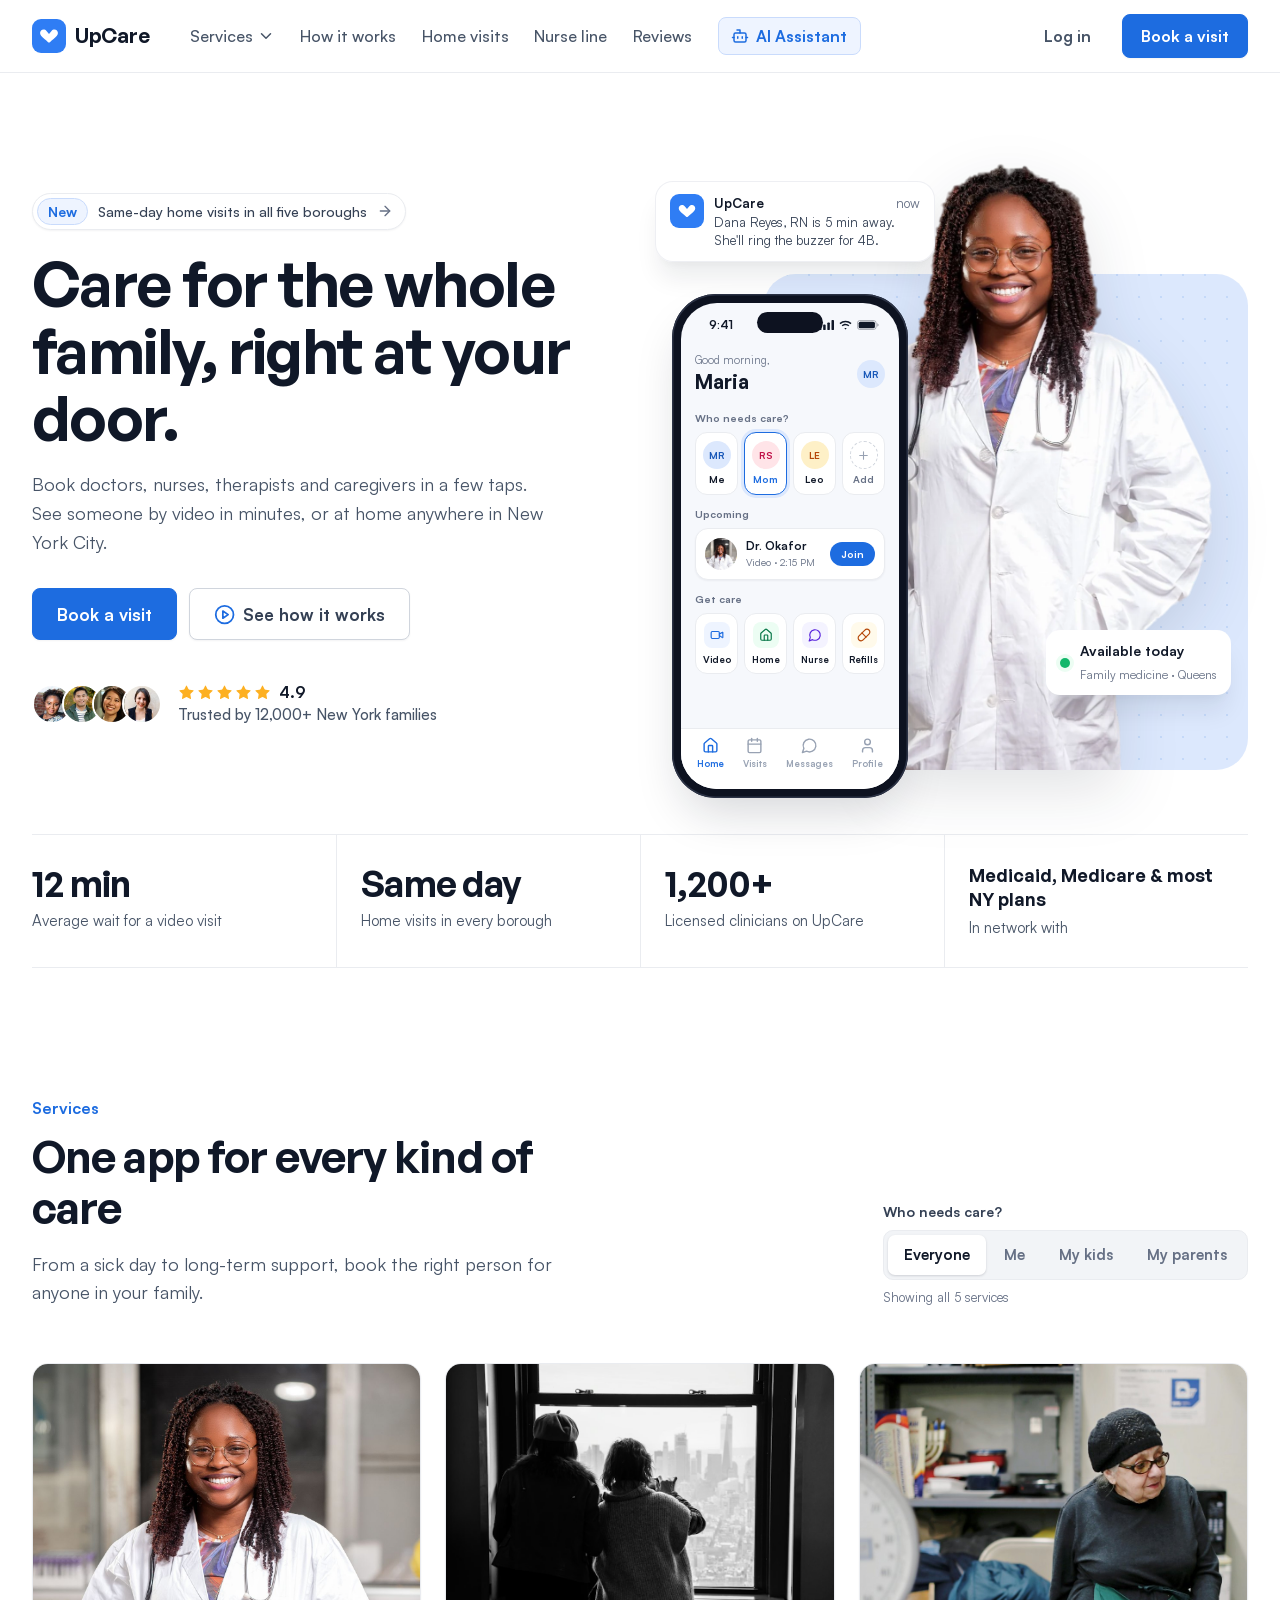
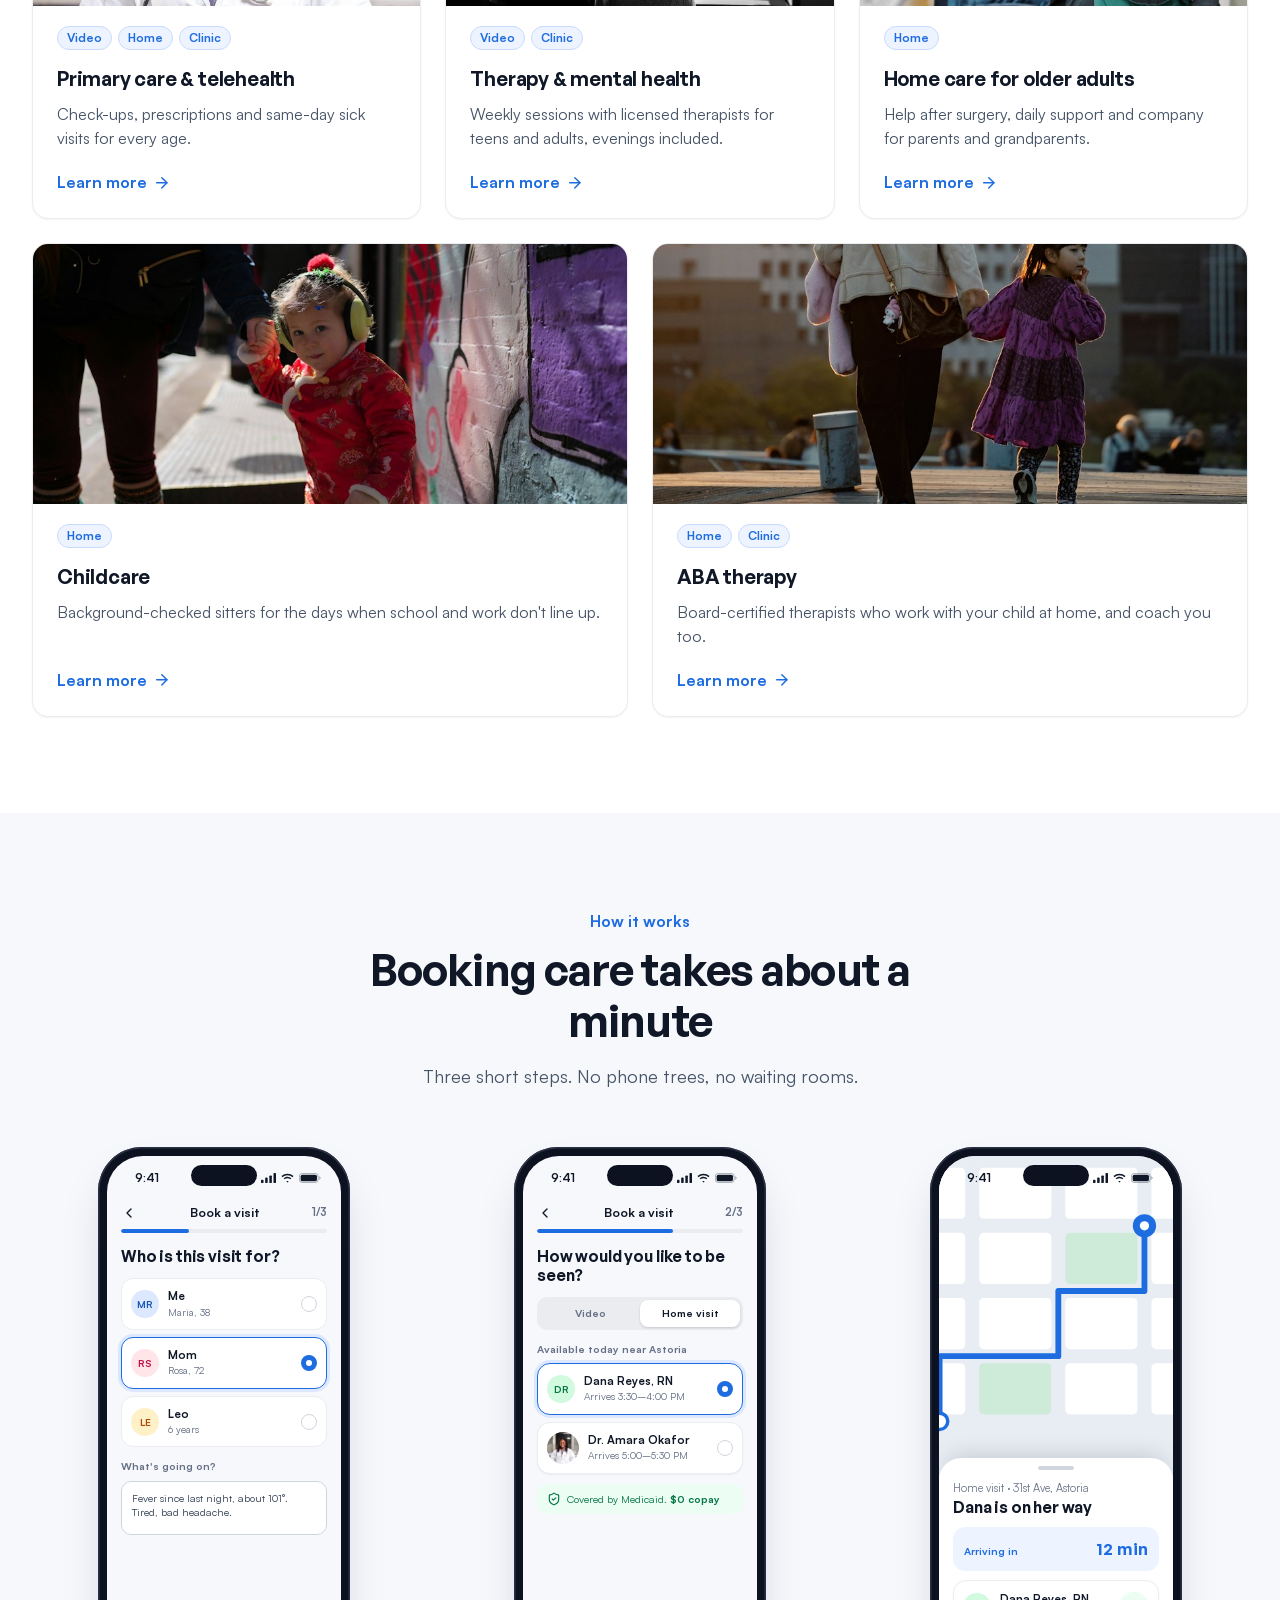
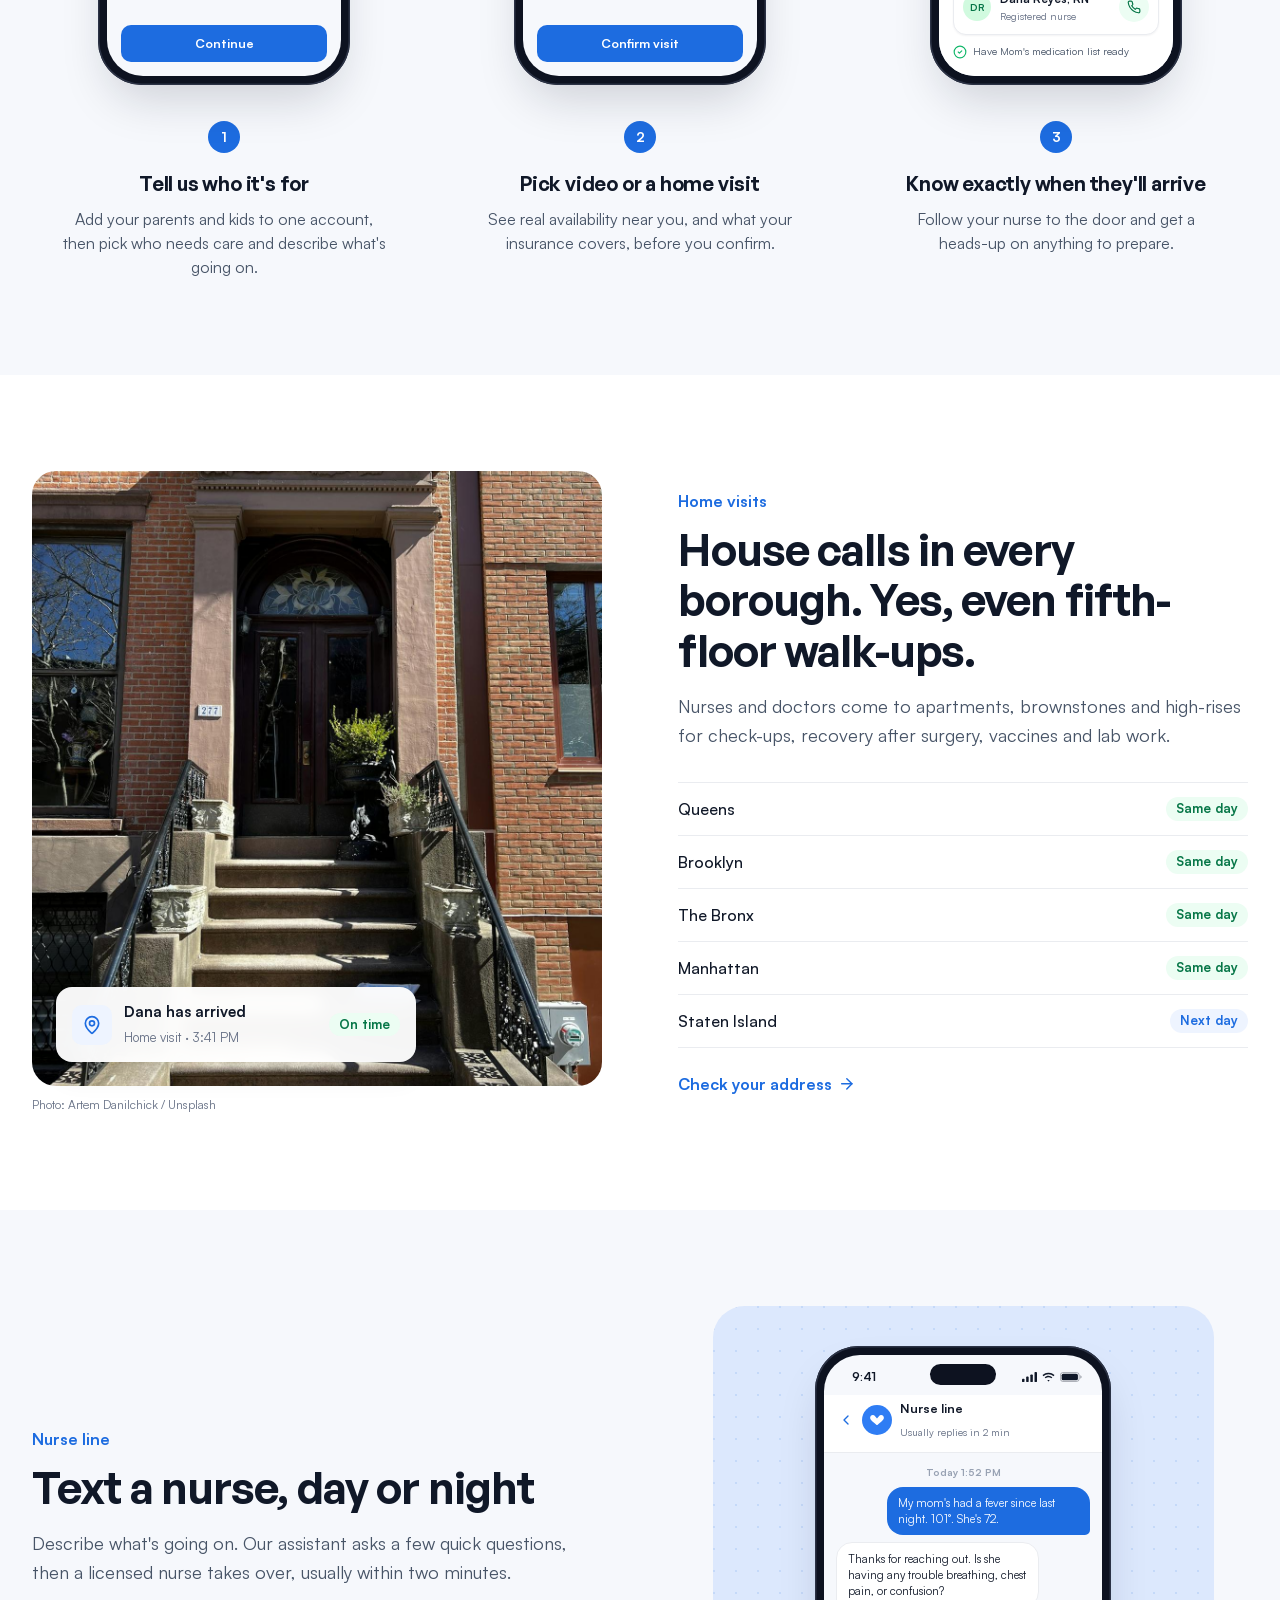
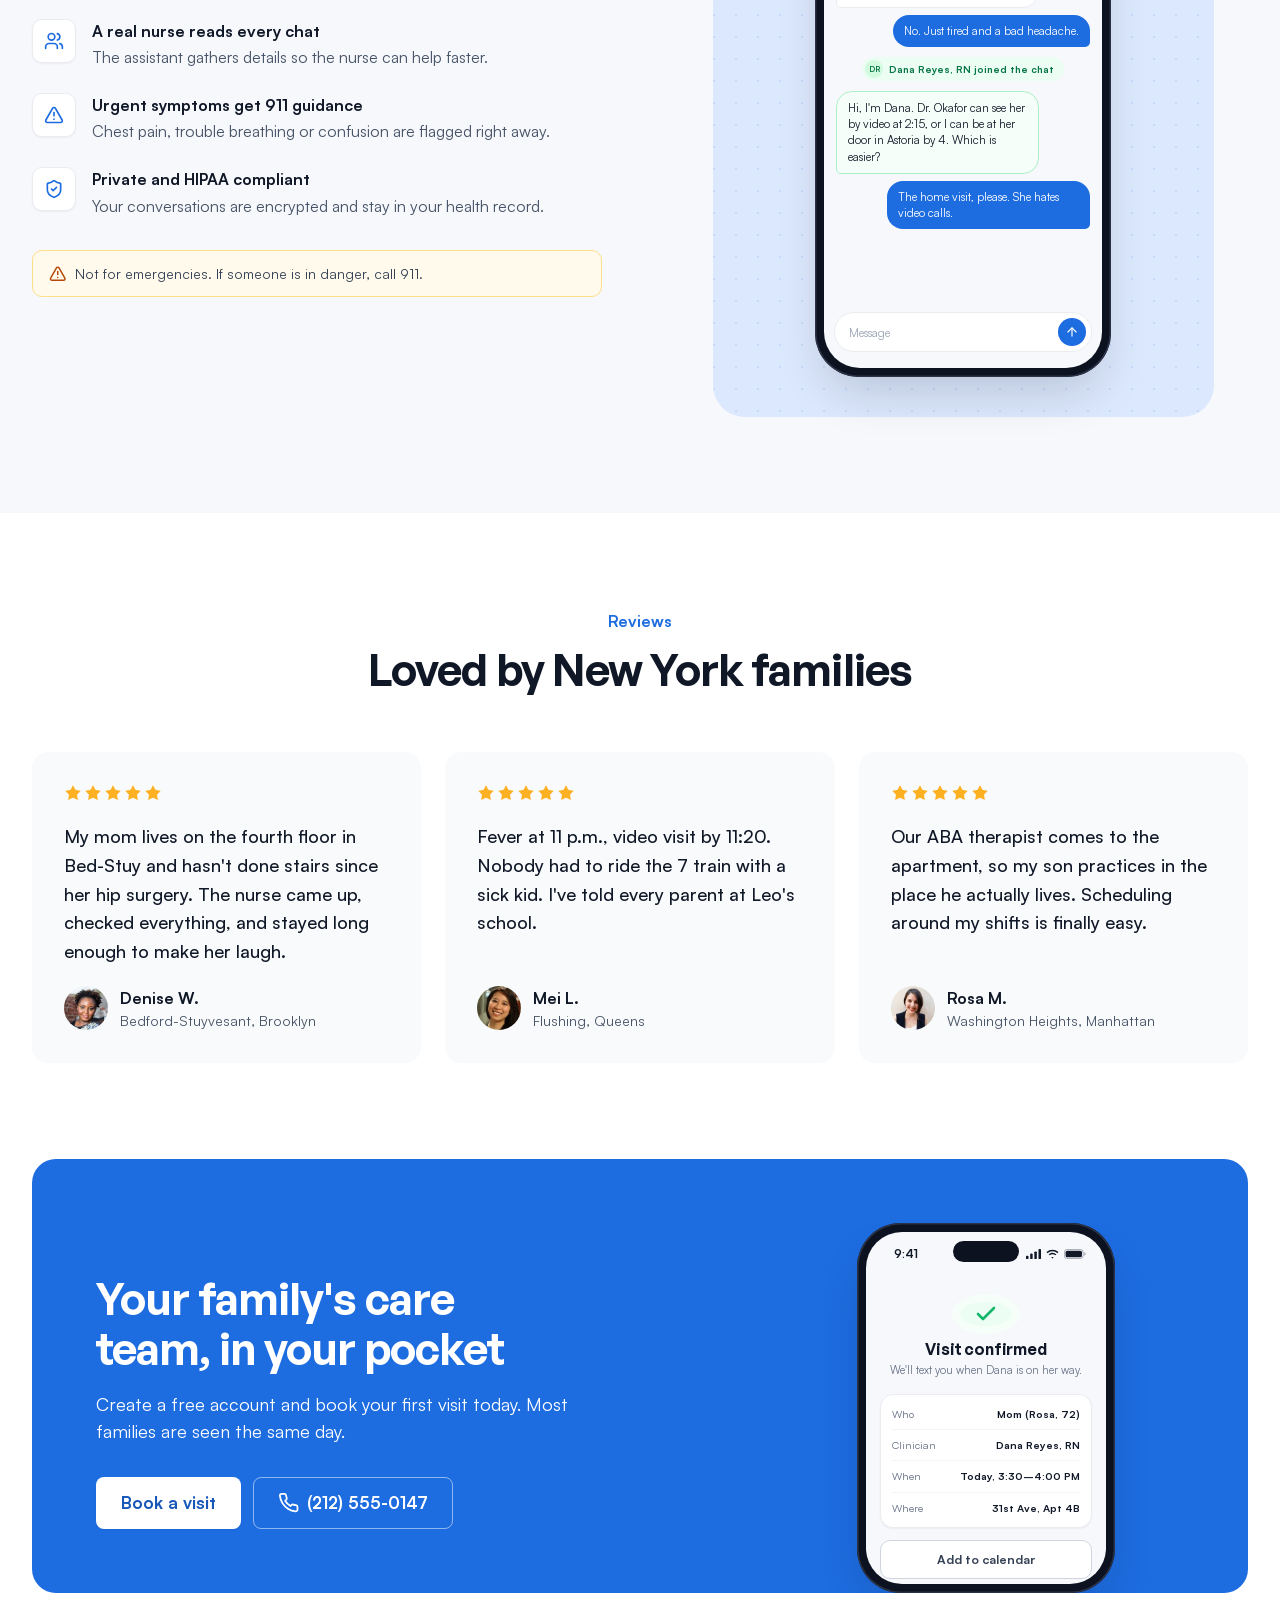
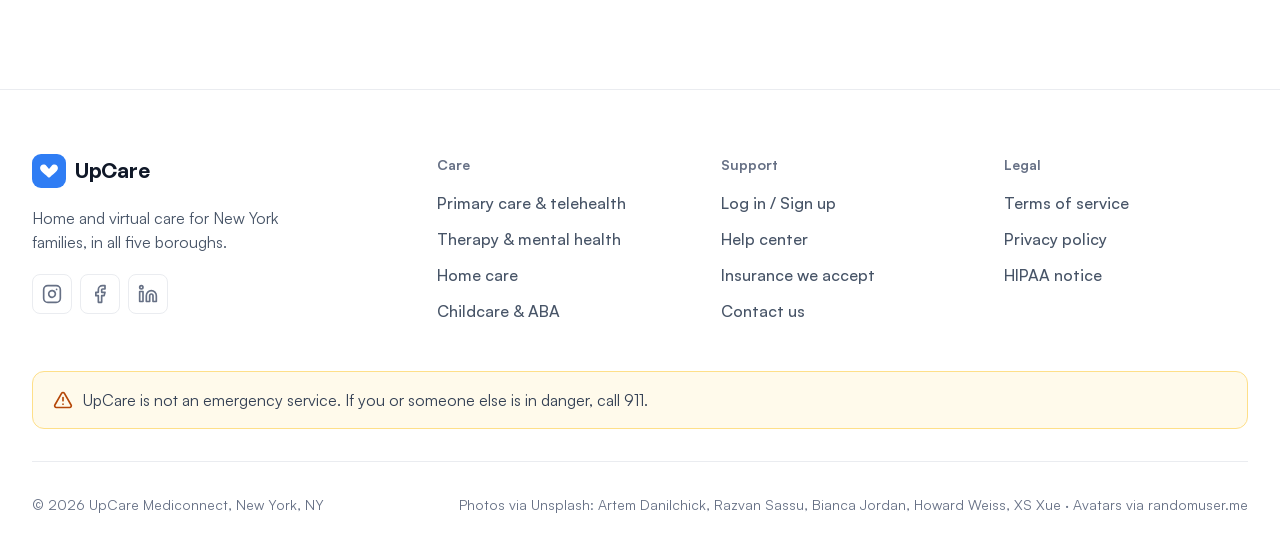
<file: index.html>
<!DOCTYPE html>
<html lang="en">
<head>
  <meta charset="UTF-8" />
  <meta name="viewport" content="width=device-width, initial-scale=1.0" />
  <meta name="description" content="UpCare Mediconnect lets New York families book doctors, nurses, therapists and caregivers in a few taps, by video in minutes or at home in all five boroughs." />
  <meta name="theme-color" content="#FFFFFF" />
  <title>UpCare Mediconnect | Care for the whole family, right at your door</title>

  <link rel="icon" href="assets/icons/favicon.svg" type="image/svg+xml" />
  <link rel="preload" href="assets/fonts/general-sans-600.woff2" as="font" type="font/woff2" crossorigin />
  <link rel="preload" href="assets/fonts/satoshi-500.woff2" as="font" type="font/woff2" crossorigin />
  <link rel="preload" as="image" href="assets/images/doctor-cutout.webp" />
  <link rel="stylesheet" href="css/home.css" />

  <script>document.documentElement.classList.add('js');</script>
</head>
<body>

  <svg width="0" height="0" class="sprite" aria-hidden="true" focusable="false">
    <symbol id="i-arrow-right" viewBox="0 0 24 24"><path d="M5 12h14" /><path d="m12 5 7 7-7 7" /></symbol>
    <symbol id="i-arrow-up" viewBox="0 0 24 24"><path d="m5 12 7-7 7 7" /><path d="M12 19V5" /></symbol>
    <symbol id="i-bot" viewBox="0 0 24 24"><path d="M12 8V4H8" /><rect width="16" height="12" x="4" y="8" rx="2" /><path d="M2 14h2" /><path d="M20 14h2" /><path d="M15 13v2" /><path d="M9 13v2" /></symbol>
    <symbol id="i-calendar" viewBox="0 0 24 24"><path d="M8 2v4" /><path d="M16 2v4" /><rect width="18" height="18" x="3" y="4" rx="2" /><path d="M3 10h18" /></symbol>
    <symbol id="i-check" viewBox="0 0 24 24"><path d="M20 6 9 17l-5-5" /></symbol>
    <symbol id="i-chevron-down" viewBox="0 0 24 24"><path d="m6 9 6 6 6-6" /></symbol>
    <symbol id="i-chevron-left" viewBox="0 0 24 24"><path d="m15 18-6-6 6-6" /></symbol>
    <symbol id="i-circle-check" viewBox="0 0 24 24"><circle cx="12" cy="12" r="10" /><path d="m9 12 2 2 4-4" /></symbol>
    <symbol id="i-circle-play" viewBox="0 0 24 24"><circle cx="12" cy="12" r="10" /><polygon points="10 8 16 12 10 16 10 8" /></symbol>
    <symbol id="i-facebook" viewBox="0 0 24 24"><path d="M18 2h-3a5 5 0 0 0-5 5v3H7v4h3v8h4v-8h3l1-4h-4V7a1 1 0 0 1 1-1h3z" /></symbol>
    <symbol id="i-house" viewBox="0 0 24 24"><path d="M15 21v-8a1 1 0 0 0-1-1h-4a1 1 0 0 0-1 1v8" /><path d="M3 10a2 2 0 0 1 .709-1.528l7-5.999a2 2 0 0 1 2.582 0l7 5.999A2 2 0 0 1 21 10v9a2 2 0 0 1-2 2H5a2 2 0 0 1-2-2z" /></symbol>
    <symbol id="i-instagram" viewBox="0 0 24 24"><rect width="20" height="20" x="2" y="2" rx="5" ry="5" /><path d="M16 11.37A4 4 0 1 1 12.63 8 4 4 0 0 1 16 11.37z" /><line x1="17.5" x2="17.51" y1="6.5" y2="6.5" /></symbol>
    <symbol id="i-linkedin" viewBox="0 0 24 24"><path d="M16 8a6 6 0 0 1 6 6v7h-4v-7a2 2 0 0 0-2-2 2 2 0 0 0-2 2v7h-4v-7a6 6 0 0 1 6-6z" /><rect width="4" height="12" x="2" y="9" /><circle cx="4" cy="4" r="2" /></symbol>
    <symbol id="i-map-pin" viewBox="0 0 24 24"><path d="M20 10c0 4.993-5.539 10.193-7.399 11.799a1 1 0 0 1-1.202 0C9.539 20.193 4 14.993 4 10a8 8 0 0 1 16 0" /><circle cx="12" cy="10" r="3" /></symbol>
    <symbol id="i-message-circle" viewBox="0 0 24 24"><path d="M7.9 20A9 9 0 1 0 4 16.1L2 22Z" /></symbol>
    <symbol id="i-phone" viewBox="0 0 24 24"><path d="M22 16.92v3a2 2 0 0 1-2.18 2 19.79 19.79 0 0 1-8.63-3.07 19.5 19.5 0 0 1-6-6 19.79 19.79 0 0 1-3.07-8.67A2 2 0 0 1 4.11 2h3a2 2 0 0 1 2 1.72 12.84 12.84 0 0 0 .7 2.81 2 2 0 0 1-.45 2.11L8.09 9.91a16 16 0 0 0 6 6l1.27-1.27a2 2 0 0 1 2.11-.45 12.84 12.84 0 0 0 2.81.7A2 2 0 0 1 22 16.92z" /></symbol>
    <symbol id="i-pill" viewBox="0 0 24 24"><path d="m10.5 20.5 10-10a4.95 4.95 0 1 0-7-7l-10 10a4.95 4.95 0 1 0 7 7Z" /><path d="m8.5 8.5 7 7" /></symbol>
    <symbol id="i-plus" viewBox="0 0 24 24"><path d="M5 12h14" /><path d="M12 5v14" /></symbol>
    <symbol id="i-shield-check" viewBox="0 0 24 24"><path d="M20 13c0 5-3.5 7.5-7.66 8.95a1 1 0 0 1-.67-.01C7.5 20.5 4 18 4 13V6a1 1 0 0 1 1-1c2 0 4.5-1.2 6.24-2.72a1.17 1.17 0 0 1 1.52 0C14.51 3.81 17 5 19 5a1 1 0 0 1 1 1z" /><path d="m9 12 2 2 4-4" /></symbol>
    <symbol id="i-star" viewBox="0 0 24 24"><path d="M11.525 2.295a.53.53 0 0 1 .95 0l2.31 4.679a2.123 2.123 0 0 0 1.595 1.16l5.166.756a.53.53 0 0 1 .294.904l-3.736 3.638a2.123 2.123 0 0 0-.611 1.878l.882 5.14a.53.53 0 0 1-.771.56l-4.618-2.428a2.122 2.122 0 0 0-1.973 0L6.396 21.01a.53.53 0 0 1-.77-.56l.881-5.139a2.122 2.122 0 0 0-.611-1.879L2.16 9.795a.53.53 0 0 1 .294-.906l5.165-.755a2.122 2.122 0 0 0 1.597-1.16z" /></symbol>
    <symbol id="i-triangle-alert" viewBox="0 0 24 24"><path d="m21.73 18-8-14a2 2 0 0 0-3.48 0l-8 14A2 2 0 0 0 4 21h16a2 2 0 0 0 1.73-3" /><path d="M12 9v4" /><path d="M12 17h.01" /></symbol>
    <symbol id="i-user" viewBox="0 0 24 24"><path d="M19 21v-2a4 4 0 0 0-4-4H9a4 4 0 0 0-4 4v2" /><circle cx="12" cy="7" r="4" /></symbol>
    <symbol id="i-users" viewBox="0 0 24 24"><path d="M16 21v-2a4 4 0 0 0-4-4H6a4 4 0 0 0-4 4v2" /><circle cx="9" cy="7" r="4" /><path d="M22 21v-2a4 4 0 0 0-3-3.87" /><path d="M16 3.13a4 4 0 0 1 0 7.75" /></symbol>
    <symbol id="i-video" viewBox="0 0 24 24"><path d="m16 13 5.223 3.482a.5.5 0 0 0 .777-.416V7.87a.5.5 0 0 0-.752-.432L16 10.5" /><rect x="2" y="6" width="14" height="12" rx="2" /></symbol>
  </svg>

  <svg width="0" height="0" class="sprite sprite--custom" aria-hidden="true" focusable="false">
    <symbol id="s-heart" viewBox="0 0 32 32"><path d="M16 24c-.4 0-.8-.15-1.1-.43-1.5-1.35-2.9-2.55-4.15-3.6C7.2 17.1 5 15.25 5 12.4 5 10 6.9 8.1 9.3 8.1c1.4 0 2.75.65 3.6 1.7l3.1 3.65 3.1-3.65c.85-1.05 2.2-1.7 3.6-1.7 2.4 0 4.3 1.9 4.3 4.3 0 2.85-2.2 4.7-5.75 7.57-1.25 1.05-2.65 2.25-4.15 3.6-.3.28-.7.43-1.1.43z" /></symbol>
    <symbol id="s-signal" viewBox="0 0 18 12"><rect x="0" y="8" width="3" height="4" rx="1" /><rect x="5" y="5.5" width="3" height="6.5" rx="1" /><rect x="10" y="3" width="3" height="9" rx="1" /><rect x="15" y="0" width="3" height="12" rx="1" /></symbol>
    <symbol id="s-wifi" viewBox="0 0 16 12"><path d="M8 2.6c2.3 0 4.4.9 6 2.4l1.2-1.3A10.5 10.5 0 0 0 8 .8 10.5 10.5 0 0 0 .8 3.7L2 5c1.6-1.5 3.7-2.4 6-2.4Zm0 3.6c1.3 0 2.5.5 3.4 1.3l1.2-1.3A6.7 6.7 0 0 0 8 4.4c-1.8 0-3.4.7-4.6 1.8l1.2 1.3c.9-.8 2.1-1.3 3.4-1.3Zm0 3.5c-.5 0-1 .2-1.3.5L8 11.5l1.3-1.3c-.3-.3-.8-.5-1.3-.5Z" /></symbol>
    <symbol id="s-battery" viewBox="0 0 27 12"><rect x="0.5" y="0.5" width="23" height="11" rx="3.2" fill="none" stroke="currentColor" opacity=".4" /><rect x="2" y="2" width="20" height="8" rx="2" /><path d="M25 4v4c.8-.3 1.4-1.1 1.4-2s-.6-1.7-1.4-2Z" opacity=".45" /></symbol>
  </svg>

  <a href="#main" class="skip-link">Skip to main content</a>

  <!-- Navigation -->
  <header class="nav" id="nav">
    <div class="container nav__inner">
      <a href="index.html" class="logo" aria-label="UpCare Mediconnect, home">
        <span class="logo__mark"><svg aria-hidden="true"><use href="#s-heart" /></svg></span>
        <span class="logo__word">UpCare</span>
      </a>

      <nav class="navbar__menu" id="navbarMenu" aria-label="Primary">
        <ul class="nav__links">
          <li class="navbar__dropdown">
            <button type="button" class="navbar__dropdown-toggle" aria-expanded="false" aria-controls="servicesMenu">
              Services <svg class="icon dropdown-icon" aria-hidden="true"><use href="#i-chevron-down" /></svg>
            </button>
            <ul class="navbar__dropdown-menu" id="servicesMenu">
              <li><a href="telehealth.html"><strong>Primary care &amp; telehealth</strong><span>Check-ups, sick visits, prescriptions</span></a></li>
              <li><a href="mental-health.html"><strong>Therapy &amp; mental health</strong><span>Weekly sessions by video</span></a></li>
              <li><a href="home-care.html"><strong>Home care</strong><span>Support for parents at home</span></a></li>
              <li><a href="#services"><strong>Childcare &amp; ABA therapy</strong><span>For little ones and kids who learn differently</span></a></li>
            </ul>
          </li>
          <li><a href="#how">How it works</a></li>
          <li><a href="#home-visits">Home visits</a></li>
          <li><a href="#nurse">Nurse line</a></li>
          <li><a href="#stories">Reviews</a></li>
          <li>
            <a href="ai-assistant.html" class="nav__ai">
              <svg class="icon" aria-hidden="true"><use href="#i-bot" /></svg> AI Assistant
            </a>
          </li>
        </ul>

        <div class="nav__actions">
          <a href="#" class="btn btn--ghost">Log in</a>
          <a href="#book" class="btn btn--primary">Book a visit</a>
        </div>
      </nav>

      <button class="navbar__toggle" id="navbarToggle" aria-label="Open menu" aria-controls="navbarMenu" aria-expanded="false">
        <span></span>
        <span></span>
      </button>
    </div>
  </header>

  <main id="main">

    <!-- Hero -->
    <section class="hero">
      <div class="container hero__grid">
        <div class="hero__copy">
          <a href="#home-visits" class="announce" data-reveal>
            <span class="announce__tag">New</span>
            Same-day home visits in all five boroughs
            <svg class="icon" aria-hidden="true"><use href="#i-arrow-right" /></svg>
          </a>

          <h1 class="hero__title" data-reveal>Care for the whole family, right at your door.</h1>

          <p class="hero__lede" data-reveal>
            Book doctors, nurses, therapists and caregivers in a few taps. See someone by video in minutes,
            or at home anywhere in New York City.
          </p>

          <div class="hero__actions" data-reveal>
            <a href="#book" class="btn btn--primary btn--lg">Book a visit</a>
            <a href="#how" class="btn btn--secondary btn--lg">
              <svg class="icon" aria-hidden="true"><use href="#i-circle-play" /></svg> See how it works
            </a>
          </div>

          <div class="proof" data-reveal>
            <div class="proof__faces" aria-hidden="true">
              <img class="av av--photo" src="assets/images/avatars/denise.jpg" alt="" width="128" height="128" />
              <img class="av av--photo" src="assets/images/avatars/james.jpg" alt="" width="128" height="128" />
              <img class="av av--photo" src="assets/images/avatars/mei.jpg" alt="" width="128" height="128" />
              <img class="av av--photo" src="assets/images/avatars/rosa.jpg" alt="" width="128" height="128" />
            </div>
            <div>
              <p class="proof__stars" aria-label="Rated 4.9 out of 5">
                <svg class="icon icon--fill" aria-hidden="true"><use href="#i-star" /></svg><svg class="icon icon--fill" aria-hidden="true"><use href="#i-star" /></svg><svg class="icon icon--fill" aria-hidden="true"><use href="#i-star" /></svg><svg class="icon icon--fill" aria-hidden="true"><use href="#i-star" /></svg><svg class="icon icon--fill" aria-hidden="true"><use href="#i-star" /></svg>
                <strong>4.9</strong>
              </p>
              <p class="proof__text">Trusted by 12,000+ New York families</p>
            </div>
          </div>

        </div>

        <div class="hero__visual" data-reveal>
          <div class="hero__stage" aria-hidden="true"></div>
          <img class="hero__doctor" src="assets/images/doctor-cutout.webp" width="900" height="1371" alt="Dr. Amara Okafor, a family physician, smiling in a white coat with a stethoscope" />

          <!-- App home screen -->
          <div class="phone phone--hero" aria-hidden="true">
            <div class="phone__screen">
              <div class="phone__status"><span>9:41</span><span class="phone__island"></span><span class="phone__sys"><svg><use href="#s-signal" /></svg><svg><use href="#s-wifi" /></svg><svg class="bat"><use href="#s-battery" /></svg></span></div>
              <div class="app">
                <div class="app__hello">
                  <div>
                    <p class="app__muted">Good morning,</p>
                    <p class="app__h1">Maria</p>
                  </div>
                  <span class="av av--blue av--sm">MR</span>
                </div>

                <p class="app__label">Who needs care?</p>
                <div class="fam">
                  <span class="fam__item"><span class="av av--blue av--sm">MR</span>Me</span>
                  <span class="fam__item is-on"><span class="av av--rose av--sm">RS</span>Mom</span>
                  <span class="fam__item"><span class="av av--amber av--sm">LE</span>Leo</span>
                  <span class="fam__item fam__item--add"><span class="fam__plus"><svg class="icon"><use href="#i-plus" /></svg></span>Add</span>
                </div>

                <p class="app__label">Upcoming</p>
                <div class="app-card visit">
                  <img src="assets/images/hero-doctor.jpg" alt="" width="1200" height="1800" />
                  <div class="visit__info">
                    <strong>Dr. Okafor</strong>
                    <span>Video · 2:15 PM</span>
                  </div>
                  <span class="mini-btn">Join</span>
                </div>

                <p class="app__label">Get care</p>
                <div class="quick">
                  <span class="quick__item"><span class="quick__icon quick__icon--blue"><svg class="icon"><use href="#i-video" /></svg></span>Video</span>
                  <span class="quick__item"><span class="quick__icon quick__icon--green"><svg class="icon"><use href="#i-house" /></svg></span>Home</span>
                  <span class="quick__item"><span class="quick__icon quick__icon--violet"><svg class="icon"><use href="#i-message-circle" /></svg></span>Nurse</span>
                  <span class="quick__item"><span class="quick__icon quick__icon--amber"><svg class="icon"><use href="#i-pill" /></svg></span>Refills</span>
                </div>
              </div>
              <div class="tabbar">
                <span class="is-on"><svg class="icon"><use href="#i-house" /></svg>Home</span>
                <span><svg class="icon"><use href="#i-calendar" /></svg>Visits</span>
                <span><svg class="icon"><use href="#i-message-circle" /></svg>Messages</span>
                <span><svg class="icon"><use href="#i-user" /></svg>Profile</span>
              </div>
            </div>
          </div>

          <div class="notif" aria-hidden="true">
            <span class="notif__app"><svg><use href="#s-heart" /></svg></span>
            <div>
              <p class="notif__top"><strong>UpCare</strong><span>now</span></p>
              <p>Dana Reyes, RN is 5 min away. She'll ring the buzzer for 4B.</p>
            </div>
          </div>

          <div class="rating-chip" aria-hidden="true">
            <span class="rating-chip__dot"></span>
            <div>
              <strong>Available today</strong>
              <span>Family medicine · Queens</span>
            </div>
          </div>
        </div>
      </div>
    </section>

    <!-- Key numbers -->
    <section class="numbers" aria-label="UpCare at a glance">
      <div class="container">
        <dl class="numbers__row">
          <div><dt>Average wait for a video visit</dt><dd>12 min</dd></div>
          <div><dt>Home visits in every borough</dt><dd>Same day</dd></div>
          <div><dt>Licensed clinicians on UpCare</dt><dd>1,200+</dd></div>
          <div><dt>In network with</dt><dd class="numbers__small">Medicaid, Medicare &amp; most NY plans</dd></div>
        </dl>
      </div>
    </section>

    <!-- Services -->
    <section class="section services" id="services">
      <div class="container">
        <div class="section__head section__head--split">
          <div>
            <p class="eyebrow" data-reveal>Services</p>
            <h2 class="section__title" data-reveal>One app for every kind of care</h2>
            <p class="section__sub" data-reveal>From a sick day to long-term support, book the right person for anyone in your family.</p>
          </div>

          <div class="who" data-reveal>
            <p class="who__label" id="whoLabel">Who needs care?</p>
            <div class="segmented" role="group" aria-labelledby="whoLabel">
              <button type="button" class="segmented__btn" data-who="all" aria-pressed="true">Everyone</button>
              <button type="button" class="segmented__btn" data-who="me" aria-pressed="false">Me</button>
              <button type="button" class="segmented__btn" data-who="child" aria-pressed="false">My kids</button>
              <button type="button" class="segmented__btn" data-who="parent" aria-pressed="false">My parents</button>
            </div>
            <p class="who__status" id="whoStatus" aria-live="polite">Showing all 5 services</p>

          </div>
        </div>

        <div class="svc-grid">
          <article class="svc" data-for="me child parent" data-reveal>
            <div class="svc__media"><img src="assets/images/hero-doctor.jpg" alt="" loading="lazy" width="1200" height="1800" /></div>
            <div class="svc__body">
              <ul class="tags"><li>Video</li><li>Home</li><li>Clinic</li></ul>
              <h3>Primary care &amp; telehealth</h3>
              <p>Check-ups, prescriptions and same-day sick visits for every age.</p>
              <a href="telehealth.html" class="svc__link">Learn more <svg class="icon" aria-hidden="true"><use href="#i-arrow-right" /></svg></a>
            </div>
          </article>

          <article class="svc" data-for="me child parent" data-reveal>
            <div class="svc__media"><img src="assets/images/window.jpg" alt="" loading="lazy" width="900" height="686" /></div>
            <div class="svc__body">
              <ul class="tags"><li>Video</li><li>Clinic</li></ul>
              <h3>Therapy &amp; mental health</h3>
              <p>Weekly sessions with licensed therapists for teens and adults, evenings included.</p>
              <a href="#" class="svc__link">Learn more <svg class="icon" aria-hidden="true"><use href="#i-arrow-right" /></svg></a>
            </div>
          </article>

          <article class="svc" data-for="me parent" data-reveal>
            <div class="svc__media"><img src="assets/images/elder-walk.jpg" alt="" loading="lazy" width="900" height="1350" /></div>
            <div class="svc__body">
              <ul class="tags"><li>Home</li></ul>
              <h3>Home care for older adults</h3>
              <p>Help after surgery, daily support and company for parents and grandparents.</p>
              <a href="#" class="svc__link">Learn more <svg class="icon" aria-hidden="true"><use href="#i-arrow-right" /></svg></a>
            </div>
          </article>

          <article class="svc svc--wide" data-for="child" data-reveal>
            <div class="svc__media"><img src="assets/images/kid-red-coat.jpg" alt="" loading="lazy" width="900" height="600" /></div>
            <div class="svc__body">
              <ul class="tags"><li>Home</li></ul>
              <h3>Childcare</h3>
              <p>Background-checked sitters for the days when school and work don't line up.</p>
              <a href="#" class="svc__link">Learn more <svg class="icon" aria-hidden="true"><use href="#i-arrow-right" /></svg></a>
            </div>
          </article>

          <article class="svc svc--wide" data-for="child" data-reveal>
            <div class="svc__media"><img class="svc__img--low" src="assets/images/hand-in-hand.jpg" alt="" loading="lazy" width="900" height="1350" /></div>
            <div class="svc__body">
              <ul class="tags"><li>Home</li><li>Clinic</li></ul>
              <h3>ABA therapy</h3>
              <p>Board-certified therapists who work with your child at home, and coach you too.</p>
              <a href="#" class="svc__link">Learn more <svg class="icon" aria-hidden="true"><use href="#i-arrow-right" /></svg></a>
            </div>
          </article>
        </div>
      </div>
    </section>

    <!-- How it works -->
    <section class="section how" id="how">
      <div class="container">
        <div class="section__head section__head--center">
          <p class="eyebrow" data-reveal>How it works</p>
          <h2 class="section__title" data-reveal>Booking care takes about a minute</h2>
          <p class="section__sub" data-reveal>Three short steps. No phone trees, no waiting rooms.</p>
        </div>

        <ol class="flow">
          <!-- Step 1 -->
          <li class="flow__step" data-reveal>
            <div class="phone phone--sm" aria-hidden="true">
              <div class="phone__screen">
                <div class="phone__status"><span>9:41</span><span class="phone__island"></span><span class="phone__sys"><svg><use href="#s-signal" /></svg><svg><use href="#s-wifi" /></svg><svg class="bat"><use href="#s-battery" /></svg></span></div>
                <div class="app">
                  <div class="app__top"><svg class="icon"><use href="#i-chevron-left" /></svg><span>Book a visit</span><span class="app__step">1/3</span></div>
                  <div class="progress"><span style="width:33%"></span></div>
                  <p class="app__h2">Who is this visit for?</p>
                  <div class="pick">
                    <span class="pick__row"><span class="av av--blue av--sm">MR</span><span><strong>Me</strong><em>Maria, 38</em></span><span class="radio"></span></span>
                    <span class="pick__row is-on"><span class="av av--rose av--sm">RS</span><span><strong>Mom</strong><em>Rosa, 72</em></span><span class="radio"></span></span>
                    <span class="pick__row"><span class="av av--amber av--sm">LE</span><span><strong>Leo</strong><em>6 years</em></span><span class="radio"></span></span>
                  </div>
                  <p class="app__label">What's going on?</p>
                  <span class="field">Fever since last night, about 101°. Tired, bad headache.</span>
                  <span class="app__cta">Continue</span>
                </div>
              </div>
            </div>
            <div class="flow__text">
              <span class="flow__num">1</span>
              <h3>Tell us who it's for</h3>
              <p>Add your parents and kids to one account, then pick who needs care and describe what's going on.</p>
            </div>
          </li>

          <!-- Step 2 -->
          <li class="flow__step" data-reveal>
            <div class="phone phone--sm" aria-hidden="true">
              <div class="phone__screen">
                <div class="phone__status"><span>9:41</span><span class="phone__island"></span><span class="phone__sys"><svg><use href="#s-signal" /></svg><svg><use href="#s-wifi" /></svg><svg class="bat"><use href="#s-battery" /></svg></span></div>
                <div class="app">
                  <div class="app__top"><svg class="icon"><use href="#i-chevron-left" /></svg><span>Book a visit</span><span class="app__step">2/3</span></div>
                  <div class="progress"><span style="width:66%"></span></div>
                  <p class="app__h2">How would you like to be seen?</p>
                  <div class="seg-mini"><span>Video</span><span class="is-on">Home visit</span></div>
                  <p class="app__label">Available today near Astoria</p>
                  <div class="app-card clin is-on">
                    <span class="av av--green av--sm">DR</span>
                    <div><strong>Dana Reyes, RN</strong><em>Arrives 3:30–4:00 PM</em></div>
                    <span class="radio"></span>
                  </div>
                  <div class="app-card clin">
                    <img src="assets/images/hero-doctor.jpg" alt="" width="1200" height="1800" />
                    <div><strong>Dr. Amara Okafor</strong><em>Arrives 5:00–5:30 PM</em></div>
                    <span class="radio"></span>
                  </div>
                  <div class="cover"><svg class="icon"><use href="#i-shield-check" /></svg><span>Covered by Medicaid. <strong>$0 copay</strong></span></div>
                  <span class="app__cta">Confirm visit</span>
                </div>
              </div>
            </div>
            <div class="flow__text">
              <span class="flow__num">2</span>
              <h3>Pick video or a home visit</h3>
              <p>See real availability near you, and what your insurance covers, before you confirm.</p>
            </div>

          </li>

          <!-- Step 3 -->
          <li class="flow__step" data-reveal>
            <div class="phone phone--sm" aria-hidden="true">
              <div class="phone__screen phone__screen--map">
                <div class="phone__status"><span>9:41</span><span class="phone__island"></span><span class="phone__sys"><svg><use href="#s-signal" /></svg><svg><use href="#s-wifi" /></svg><svg class="bat"><use href="#s-battery" /></svg></span></div>
                <svg class="map" viewBox="0 0 260 250" preserveAspectRatio="xMidYMid slice">
                  <rect width="260" height="250" fill="#E8EDF4" />
                  <g fill="#FFFFFF">
                    <rect x="-10" y="10" width="62" height="44" rx="4" /><rect x="64" y="10" width="62" height="44" rx="4" /><rect x="138" y="10" width="62" height="44" rx="4" /><rect x="212" y="10" width="62" height="44" rx="4" />
                    <rect x="-10" y="66" width="62" height="44" rx="4" /><rect x="64" y="66" width="62" height="44" rx="4" /><rect x="212" y="66" width="62" height="44" rx="4" />
                    <rect x="-10" y="122" width="62" height="44" rx="4" /><rect x="64" y="122" width="62" height="44" rx="4" /><rect x="138" y="122" width="62" height="44" rx="4" /><rect x="212" y="122" width="62" height="44" rx="4" />
                    <rect x="-10" y="178" width="62" height="44" rx="4" /><rect x="138" y="178" width="62" height="44" rx="4" /><rect x="212" y="178" width="62" height="44" rx="4" />
                  </g>
                  <rect x="138" y="66" width="62" height="44" rx="4" fill="#CDEBD8" />
                  <rect x="64" y="178" width="62" height="44" rx="4" fill="#CDEBD8" />
                  <path d="M30 228V172h102V116h74V60" fill="none" stroke="#1D6CE0" stroke-width="5" stroke-linecap="round" stroke-linejoin="round" />
                  <circle cx="30" cy="228" r="7" fill="#FFFFFF" stroke="#1D6CE0" stroke-width="3" />
                  <circle cx="206" cy="60" r="10" fill="#1D6CE0" /><circle cx="206" cy="60" r="4" fill="#FFFFFF" />
                </svg>
                <div class="sheet">
                  <span class="sheet__grab"></span>
                  <p class="app__muted">Home visit · 31st Ave, Astoria</p>
                  <p class="app__h2">Dana is on her way</p>
                  <div class="eta"><span>Arriving in</span><strong>12 min</strong></div>
                  <div class="app-card clin">
                    <span class="av av--green av--sm">DR</span>
                    <div><strong>Dana Reyes, RN</strong><em>Registered nurse</em></div>
                    <span class="round-btn"><svg class="icon"><use href="#i-phone" /></svg></span>
                  </div>
                  <p class="prep"><svg class="icon"><use href="#i-circle-check" /></svg> Have Mom's medication list ready</p>
                </div>
              </div>
            </div>
            <div class="flow__text">
              <span class="flow__num">3</span>
              <h3>Know exactly when they'll arrive</h3>
              <p>Follow your nurse to the door and get a heads-up on anything to prepare.</p>
            </div>
          </li>
        </ol>
      </div>
    </section>

    <!-- Home visits -->
    <section class="section visits" id="home-visits">
      <div class="container visits__grid">
        <div class="visits__media" data-reveal>
          <img src="assets/images/stoop.jpg" alt="Stone steps with iron railings leading up to the front door of a New York brownstone" loading="lazy" width="1200" height="1600" />
          <div class="arrive" aria-hidden="true">
            <span class="arrive__icon"><svg class="icon"><use href="#i-map-pin" /></svg></span>
            <div>
              <strong>Dana has arrived</strong>
              <span>Home visit · 3:41 PM</span>
            </div>
            <span class="arrive__badge">On time</span>
          </div>
          <p class="visits__credit">Photo: Artem Danilchick / Unsplash</p>
        </div>

        <div class="visits__body">
          <p class="eyebrow" data-reveal>Home visits</p>
          <h2 class="section__title" data-reveal>House calls in every borough. Yes, even fifth-floor walk-ups.</h2>
          <p class="section__sub" data-reveal>Nurses and doctors come to apartments, brownstones and high-rises for check-ups, recovery after surgery, vaccines and lab work.</p>

          <ul class="boroughs" data-reveal>
            <li><span>Queens</span><span class="badge badge--green">Same day</span></li>
            <li><span>Brooklyn</span><span class="badge badge--green">Same day</span></li>
            <li><span>The Bronx</span><span class="badge badge--green">Same day</span></li>
            <li><span>Manhattan</span><span class="badge badge--green">Same day</span></li>
            <li><span>Staten Island</span><span class="badge badge--blue">Next day</span></li>
          </ul>

          <a href="#" class="text-link" data-reveal>Check your address <svg class="icon" aria-hidden="true"><use href="#i-arrow-right" /></svg></a>

        </div>
      </div>
    </section>

    <!-- Nurse line -->
    <section class="section nurse" id="nurse">
      <div class="container nurse__grid">
        <div class="nurse__copy">
          <p class="eyebrow" data-reveal>Nurse line</p>
          <h2 class="section__title" data-reveal>Text a nurse, day or night</h2>
          <p class="section__sub" data-reveal>Describe what's going on. Our assistant asks a few quick questions, then a licensed nurse takes over, usually within two minutes.</p>

          <ul class="features" data-reveal>
            <li>
              <span class="features__icon"><svg class="icon" aria-hidden="true"><use href="#i-users" /></svg></span>
              <div><strong>A real nurse reads every chat</strong><p>The assistant gathers details so the nurse can help faster.</p></div>
            </li>
            <li>
              <span class="features__icon"><svg class="icon" aria-hidden="true"><use href="#i-triangle-alert" /></svg></span>
              <div><strong>Urgent symptoms get 911 guidance</strong><p>Chest pain, trouble breathing or confusion are flagged right away.</p></div>
            </li>
            <li>
              <span class="features__icon"><svg class="icon" aria-hidden="true"><use href="#i-shield-check" /></svg></span>
              <div><strong>Private and HIPAA compliant</strong><p>Your conversations are encrypted and stay in your health record.</p></div>
            </li>
          </ul>

          <p class="nurse__warn"><svg class="icon" aria-hidden="true"><use href="#i-triangle-alert" /></svg> Not for emergencies. If someone is in danger, call 911.</p>
        </div>

        <figure class="nurse__visual" data-reveal>
          <figcaption class="visually-hidden">
            Example chat: a family member says their 72-year-old mother has had a fever since last night. The assistant asks about
            urgent symptoms, then Dana Reyes, a registered nurse, joins and offers a video visit at 2:15 or a nurse at the door in Astoria by 4.
          </figcaption>
          <div class="phone phone--chat" id="chatPhone" aria-hidden="true">
            <div class="phone__screen">
              <div class="phone__status"><span>9:41</span><span class="phone__island"></span><span class="phone__sys"><svg><use href="#s-signal" /></svg><svg><use href="#s-wifi" /></svg><svg class="bat"><use href="#s-battery" /></svg></span></div>
              <div class="chat__head">
                <svg class="icon"><use href="#i-chevron-left" /></svg>
                <span class="chat__logo"><svg><use href="#s-heart" /></svg></span>
                <div><strong>Nurse line</strong><span>Usually replies in 2 min</span></div>
              </div>
              <div class="chat__body">
                <p class="chat__day">Today 1:52 PM</p>
                <p class="msg msg--me" style="--i:0">My mom's had a fever since last night. 101°. She's 72.</p>
                <p class="msg msg--them" style="--i:1">Thanks for reaching out. Is she having any trouble breathing, chest pain, or confusion?</p>
                <p class="msg msg--me" style="--i:2">No. Just tired and a bad headache.</p>
                <p class="chat__join" style="--i:3"><span class="av av--green av--xs">DR</span> Dana Reyes, RN joined the chat</p>
                <p class="msg msg--them msg--rn" style="--i:4">Hi, I'm Dana. Dr. Okafor can see her by video at 2:15, or I can be at her door in Astoria by 4. Which is easier?</p>
                <p class="msg msg--me" style="--i:5">The home visit, please. She hates video calls.</p>
              </div>
              <div class="chat__input">
                <span>Message</span>
                <span class="chat__send"><svg class="icon"><use href="#i-arrow-up" /></svg></span>
              </div>
            </div>
          </div>

        </figure>
      </div>
    </section>

    <!-- Reviews -->
    <section class="section stories" id="stories">
      <div class="container">
        <div class="section__head section__head--center">
          <p class="eyebrow" data-reveal>Reviews</p>
          <h2 class="section__title" data-reveal>Loved by New York families</h2>
        </div>

        <div class="reviews">
          <figure class="review" data-reveal>
            <p class="review__stars" aria-label="5 out of 5 stars"><svg class="icon icon--fill" aria-hidden="true"><use href="#i-star" /></svg><svg class="icon icon--fill" aria-hidden="true"><use href="#i-star" /></svg><svg class="icon icon--fill" aria-hidden="true"><use href="#i-star" /></svg><svg class="icon icon--fill" aria-hidden="true"><use href="#i-star" /></svg><svg class="icon icon--fill" aria-hidden="true"><use href="#i-star" /></svg></p>
            <blockquote><p>My mom lives on the fourth floor in Bed-Stuy and hasn't done stairs since her hip surgery. The nurse came up, checked everything, and stayed long enough to make her laugh.</p></blockquote>
            <figcaption><img class="av av--photo" src="assets/images/avatars/denise.jpg" alt="" width="128" height="128" loading="lazy" /><span><strong>Denise W.</strong>Bedford-Stuyvesant, Brooklyn</span></figcaption>
          </figure>

          <figure class="review" data-reveal>
            <p class="review__stars" aria-label="5 out of 5 stars"><svg class="icon icon--fill" aria-hidden="true"><use href="#i-star" /></svg><svg class="icon icon--fill" aria-hidden="true"><use href="#i-star" /></svg><svg class="icon icon--fill" aria-hidden="true"><use href="#i-star" /></svg><svg class="icon icon--fill" aria-hidden="true"><use href="#i-star" /></svg><svg class="icon icon--fill" aria-hidden="true"><use href="#i-star" /></svg></p>
            <blockquote><p>Fever at 11 p.m., video visit by 11:20. Nobody had to ride the 7 train with a sick kid. I've told every parent at Leo's school.</p></blockquote>
            <figcaption><img class="av av--photo" src="assets/images/avatars/mei.jpg" alt="" width="128" height="128" loading="lazy" /><span><strong>Mei L.</strong>Flushing, Queens</span></figcaption>
          </figure>

          <figure class="review" data-reveal>
            <p class="review__stars" aria-label="5 out of 5 stars"><svg class="icon icon--fill" aria-hidden="true"><use href="#i-star" /></svg><svg class="icon icon--fill" aria-hidden="true"><use href="#i-star" /></svg><svg class="icon icon--fill" aria-hidden="true"><use href="#i-star" /></svg><svg class="icon icon--fill" aria-hidden="true"><use href="#i-star" /></svg><svg class="icon icon--fill" aria-hidden="true"><use href="#i-star" /></svg></p>
            <blockquote><p>Our ABA therapist comes to the apartment, so my son practices in the place he actually lives. Scheduling around my shifts is finally easy.</p></blockquote>
            <figcaption><img class="av av--photo" src="assets/images/avatars/rosa.jpg" alt="" width="128" height="128" loading="lazy" /><span><strong>Rosa M.</strong>Washington Heights, Manhattan</span></figcaption>
          </figure>
        </div>
      </div>
    </section>

    <!-- CTA -->
    <section class="cta" id="book">
      <div class="container">
        <div class="cta__panel" data-reveal>
          <div class="cta__copy">
            <h2>Your family's care team, in your pocket</h2>
            <p>Create a free account and book your first visit today. Most families are seen the same day.</p>
            <div class="cta__actions">
              <a href="#" class="btn btn--white btn--lg">Book a visit</a>
              <a href="tel:+12125550147" class="btn btn--outline-white btn--lg"><svg class="icon" aria-hidden="true"><use href="#i-phone" /></svg> (212) 555-0147</a>
            </div>
          </div>

          <div class="cta__phone" aria-hidden="true">
            <div class="phone phone--cta">
              <div class="phone__screen">
                <div class="phone__status"><span>9:41</span><span class="phone__island"></span><span class="phone__sys"><svg><use href="#s-signal" /></svg><svg><use href="#s-wifi" /></svg><svg class="bat"><use href="#s-battery" /></svg></span></div>
                <div class="app app--done">
                  <span class="done__check"><svg class="icon"><use href="#i-check" /></svg></span>
                  <p class="app__h2">Visit confirmed</p>
                  <p class="app__muted">We'll text you when Dana is on her way.</p>
                  <div class="app-card done__card">
                    <p><span>Who</span><strong>Mom (Rosa, 72)</strong></p>
                    <p><span>Clinician</span><strong>Dana Reyes, RN</strong></p>
                    <p><span>When</span><strong>Today, 3:30–4:00 PM</strong></p>
                    <p><span>Where</span><strong>31st Ave, Apt 4B</strong></p>
                  </div>
                  <span class="app__cta app__cta--ghost">Add to calendar</span>
                </div>
              </div>
            </div>
          </div>
        </div>

      </div>
    </section>

  </main>

  <footer class="footer">
    <div class="container">
      <div class="footer__grid">
        <div class="footer__brand">
          <a href="index.html" class="logo" aria-label="UpCare Mediconnect, home">
            <span class="logo__mark"><svg aria-hidden="true"><use href="#s-heart" /></svg></span>
            <span class="logo__word">UpCare</span>
          </a>
          <p>Home and virtual care for New York families, in all five boroughs.</p>
          <div class="footer__socials">
            <a href="#" aria-label="UpCare on Instagram"><svg class="icon" aria-hidden="true"><use href="#i-instagram" /></svg></a>
            <a href="#" aria-label="UpCare on Facebook"><svg class="icon" aria-hidden="true"><use href="#i-facebook" /></svg></a>
            <a href="#" aria-label="UpCare on LinkedIn"><svg class="icon" aria-hidden="true"><use href="#i-linkedin" /></svg></a>
          </div>
        </div>

        <div class="footer__col">
          <h2>Care</h2>
          <ul>
            <li><a href="telehealth.html">Primary care &amp; telehealth</a></li>
            <li><a href="#services">Therapy &amp; mental health</a></li>
            <li><a href="home-care.html">Home care</a></li>
            <li><a href="#services">Childcare &amp; ABA</a></li>
          </ul>
        </div>

        <div class="footer__col">
          <h2>Support</h2>
          <ul>
            <li><a href="#">Log in / Sign up</a></li>
            <li><a href="#">Help center</a></li>
            <li><a href="#">Insurance we accept</a></li>
            <li><a href="#">Contact us</a></li>
          </ul>
        </div>

        <div class="footer__col">
          <h2>Legal</h2>
          <ul>
            <li><a href="#">Terms of service</a></li>
            <li><a href="#">Privacy policy</a></li>
            <li><a href="#">HIPAA notice</a></li>
          </ul>
        </div>
      </div>

      <p class="footer__emergency">
        <svg class="icon" aria-hidden="true"><use href="#i-triangle-alert" /></svg>
        UpCare is not an emergency service. If you or someone else is in danger, call 911.
      </p>

      <div class="footer__bottom">
        <p>&copy; 2026 UpCare Mediconnect, New York, NY</p>
        <p>Photos via Unsplash: Artem Danilchick, Razvan Sassu, Bianca Jordan, Howard Weiss, XS Xue · Avatars via randomuser.me</p>
      </div>
    </div>
  </footer>


  <script src="js/main.js"></script>
  <script src="js/home.js"></script>
</body>
</html>
</file>
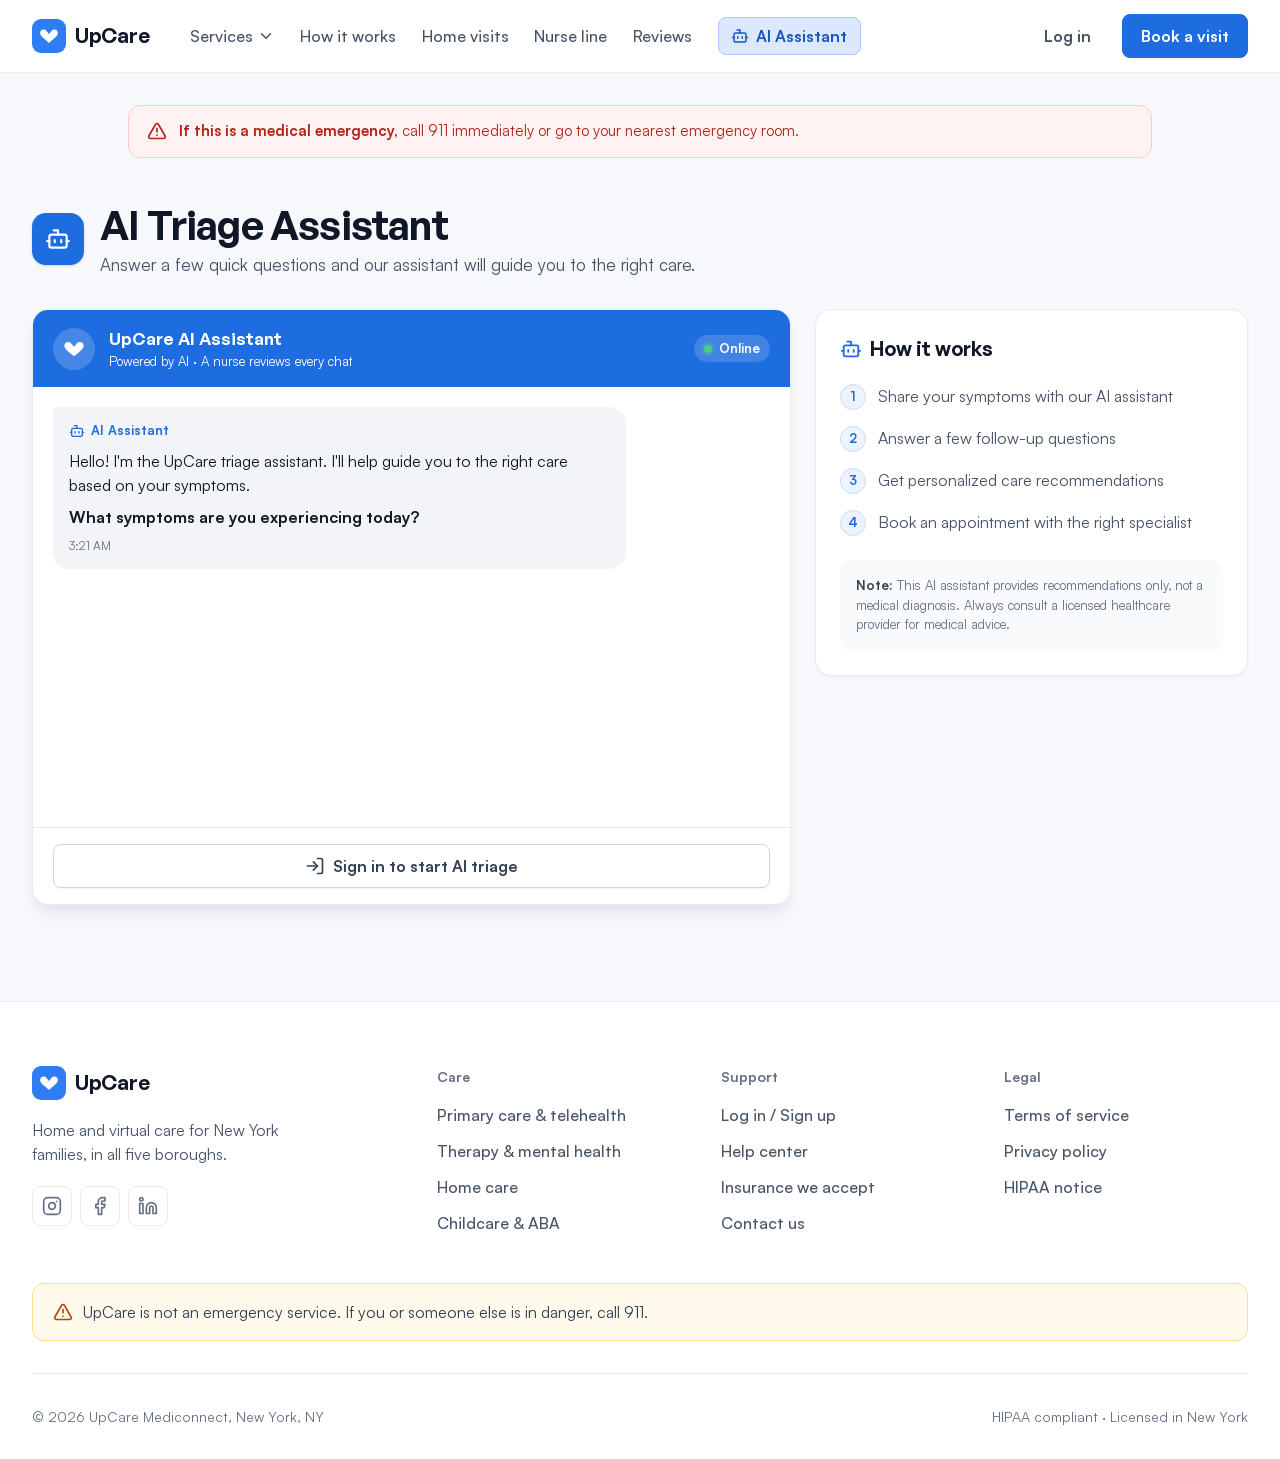
<file: ai-assistant.html>
<!DOCTYPE html>
<html lang="en">
<head>
  <meta charset="UTF-8" />
  <meta name="viewport" content="width=device-width, initial-scale=1.0" />
  <meta name="description" content="Answer a few quick questions and the UpCare AI triage assistant will guide you to the right care, with a licensed nurse reviewing every chat." />
  <meta name="theme-color" content="#FFFFFF" />
  <title>AI Triage Assistant | UpCare Mediconnect</title>

  <link rel="icon" href="assets/icons/favicon.svg" type="image/svg+xml" />
  <link rel="preload" href="assets/fonts/general-sans-600.woff2" as="font" type="font/woff2" crossorigin />
  <link rel="preload" href="assets/fonts/satoshi-500.woff2" as="font" type="font/woff2" crossorigin />
  <link rel="stylesheet" href="css/home.css" />
  <link rel="stylesheet" href="css/assistant.css" />

  <script>document.documentElement.classList.add('js');</script>
</head>
<body>

  <svg width="0" height="0" class="sprite" aria-hidden="true" focusable="false">
    <symbol id="i-bot" viewBox="0 0 24 24"><path d="M12 8V4H8" /><rect width="16" height="12" x="4" y="8" rx="2" /><path d="M2 14h2" /><path d="M20 14h2" /><path d="M15 13v2" /><path d="M9 13v2" /></symbol>
    <symbol id="i-chevron-down" viewBox="0 0 24 24"><path d="m6 9 6 6 6-6" /></symbol>
    <symbol id="i-facebook" viewBox="0 0 24 24"><path d="M18 2h-3a5 5 0 0 0-5 5v3H7v4h3v8h4v-8h3l1-4h-4V7a1 1 0 0 1 1-1h3z" /></symbol>
    <symbol id="i-instagram" viewBox="0 0 24 24"><rect width="20" height="20" x="2" y="2" rx="5" ry="5" /><path d="M16 11.37A4 4 0 1 1 12.63 8 4 4 0 0 1 16 11.37z" /><line x1="17.5" x2="17.51" y1="6.5" y2="6.5" /></symbol>
    <symbol id="i-linkedin" viewBox="0 0 24 24"><path d="M16 8a6 6 0 0 1 6 6v7h-4v-7a2 2 0 0 0-2-2 2 2 0 0 0-2 2v7h-4v-7a6 6 0 0 1 6-6z" /><rect width="4" height="12" x="2" y="9" /><circle cx="4" cy="4" r="2" /></symbol>
    <symbol id="i-log-in" viewBox="0 0 24 24"><path d="M15 3h4a2 2 0 0 1 2 2v14a2 2 0 0 1-2 2h-4" /><polyline points="10 17 15 12 10 7" /><line x1="15" x2="3" y1="12" y2="12" /></symbol>
    <symbol id="i-triangle-alert" viewBox="0 0 24 24"><path d="m21.73 18-8-14a2 2 0 0 0-3.48 0l-8 14A2 2 0 0 0 4 21h16a2 2 0 0 0 1.73-3" /><path d="M12 9v4" /><path d="M12 17h.01" /></symbol>
  </svg>

  <svg width="0" height="0" class="sprite sprite--custom" aria-hidden="true" focusable="false">
    <symbol id="s-heart" viewBox="0 0 32 32"><path d="M16 24c-.4 0-.8-.15-1.1-.43-1.5-1.35-2.9-2.55-4.15-3.6C7.2 17.1 5 15.25 5 12.4 5 10 6.9 8.1 9.3 8.1c1.4 0 2.75.65 3.6 1.7l3.1 3.65 3.1-3.65c.85-1.05 2.2-1.7 3.6-1.7 2.4 0 4.3 1.9 4.3 4.3 0 2.85-2.2 4.7-5.75 7.57-1.25 1.05-2.65 2.25-4.15 3.6-.3.28-.7.43-1.1.43z" /></symbol>
    <symbol id="s-signal" viewBox="0 0 18 12"><rect x="0" y="8" width="3" height="4" rx="1" /><rect x="5" y="5.5" width="3" height="6.5" rx="1" /><rect x="10" y="3" width="3" height="9" rx="1" /><rect x="15" y="0" width="3" height="12" rx="1" /></symbol>
    <symbol id="s-wifi" viewBox="0 0 16 12"><path d="M8 2.6c2.3 0 4.4.9 6 2.4l1.2-1.3A10.5 10.5 0 0 0 8 .8 10.5 10.5 0 0 0 .8 3.7L2 5c1.6-1.5 3.7-2.4 6-2.4Zm0 3.6c1.3 0 2.5.5 3.4 1.3l1.2-1.3A6.7 6.7 0 0 0 8 4.4c-1.8 0-3.4.7-4.6 1.8l1.2 1.3c.9-.8 2.1-1.3 3.4-1.3Zm0 3.5c-.5 0-1 .2-1.3.5L8 11.5l1.3-1.3c-.3-.3-.8-.5-1.3-.5Z" /></symbol>
    <symbol id="s-battery" viewBox="0 0 27 12"><rect x="0.5" y="0.5" width="23" height="11" rx="3.2" fill="none" stroke="currentColor" opacity=".4" /><rect x="2" y="2" width="20" height="8" rx="2" /><path d="M25 4v4c.8-.3 1.4-1.1 1.4-2s-.6-1.7-1.4-2Z" opacity=".45" /></symbol>
  </svg>

  <a href="#main" class="skip-link">Skip to main content</a>

  <!-- Navigation -->
  <header class="nav" id="nav">
    <div class="container nav__inner">
      <a href="index.html" class="logo" aria-label="UpCare Mediconnect, home">
        <span class="logo__mark"><svg aria-hidden="true"><use href="#s-heart" /></svg></span>
        <span class="logo__word">UpCare</span>
      </a>

      <nav class="navbar__menu" id="navbarMenu" aria-label="Primary">
        <ul class="nav__links">
          <li class="navbar__dropdown">
            <button type="button" class="navbar__dropdown-toggle" aria-expanded="false" aria-controls="servicesMenu">
              Services <svg class="icon dropdown-icon" aria-hidden="true"><use href="#i-chevron-down" /></svg>
            </button>
            <ul class="navbar__dropdown-menu" id="servicesMenu">
              <li><a href="telehealth.html"><strong>Primary care &amp; telehealth</strong><span>Check-ups, sick visits, prescriptions</span></a></li>
              <li><a href="mental-health.html"><strong>Therapy &amp; mental health</strong><span>Weekly sessions by video</span></a></li>
              <li><a href="home-care.html"><strong>Home care</strong><span>Support for parents at home</span></a></li>
              <li><a href="index.html#services"><strong>Childcare &amp; ABA therapy</strong><span>For little ones and kids who learn differently</span></a></li>
            </ul>
          </li>
          <li><a href="index.html#how">How it works</a></li>
          <li><a href="index.html#home-visits">Home visits</a></li>
          <li><a href="index.html#nurse">Nurse line</a></li>
          <li><a href="index.html#stories">Reviews</a></li>
          <li>
            <a href="ai-assistant.html" class="nav__ai" aria-current="page">
              <svg class="icon" aria-hidden="true"><use href="#i-bot" /></svg> AI Assistant
            </a>
          </li>
        </ul>

        <div class="nav__actions">
          <a href="#" class="btn btn--ghost">Log in</a>
          <a href="index.html#book" class="btn btn--primary">Book a visit</a>
        </div>
      </nav>

      <button class="navbar__toggle" id="navbarToggle" aria-label="Open menu" aria-controls="navbarMenu" aria-expanded="false">
        <span></span>
        <span></span>
      </button>
    </div>
  </header>

  <main id="main" class="assist">
    <div class="container">

      <p class="alert alert--danger" role="note">
        <svg class="icon" aria-hidden="true"><use href="#i-triangle-alert" /></svg>
        <span><strong>If this is a medical emergency,</strong> call 911 immediately or go to your nearest emergency room.</span>
      </p>

      <div class="assist__head">
        <span class="assist__icon"><svg class="icon" aria-hidden="true"><use href="#i-bot" /></svg></span>
        <div>
          <h1 class="assist__title">AI Triage Assistant</h1>
          <p class="assist__sub">Answer a few quick questions and our assistant will guide you to the right care.</p>
        </div>
      </div>

      <div class="assist__grid">

        <!-- Chat -->
        <section class="chat-card" aria-labelledby="chatTitle">
          <header class="chat-card__head">
            <span class="chat-card__avatar"><svg aria-hidden="true"><use href="#s-heart" /></svg></span>
            <div>
              <h2 class="chat-card__title" id="chatTitle">UpCare AI Assistant</h2>
              <p class="chat-card__meta">Powered by AI · A nurse reviews every chat</p>
            </div>
            <span class="chat-card__status"><span class="chat-card__dot" aria-hidden="true"></span> Online</span>
          </header>

          <div class="chat-card__body" role="log" aria-live="polite">
            <div class="bubble">
              <p class="bubble__who"><svg class="icon" aria-hidden="true"><use href="#i-bot" /></svg> AI Assistant</p>
              <p>Hello! I'm the UpCare triage assistant. I'll help guide you to the right care based on your symptoms.</p>
              <p class="bubble__ask">What symptoms are you experiencing today?</p>
              <time class="bubble__time" id="greetTime">11:15 PM</time>
            </div>
          </div>

          <footer class="chat-card__foot">
            <a href="#" class="btn btn--secondary chat-card__signin">
              <svg class="icon" aria-hidden="true"><use href="#i-log-in" /></svg> Sign in to start AI triage
            </a>
          </footer>
        </section>

        <!-- How it works -->
        <aside class="side-card" aria-labelledby="howTitle">
          <h2 class="side-card__title" id="howTitle">
            <svg class="icon" aria-hidden="true"><use href="#i-bot" /></svg> How it works
          </h2>
          <ol class="steps-list">
            <li><span>1</span>Share your symptoms with our AI assistant</li>
            <li><span>2</span>Answer a few follow-up questions</li>
            <li><span>3</span>Get personalized care recommendations</li>
            <li><span>4</span>Book an appointment with the right specialist</li>
          </ol>
          <p class="side-card__note">
            <strong>Note:</strong> This AI assistant provides recommendations only, not a medical diagnosis.
            Always consult a licensed healthcare provider for medical advice.
          </p>
        </aside>

      </div>
    </div>
  </main>

  <footer class="footer">
    <div class="container">
      <div class="footer__grid">
        <div class="footer__brand">
          <a href="index.html" class="logo" aria-label="UpCare Mediconnect, home">
            <span class="logo__mark"><svg aria-hidden="true"><use href="#s-heart" /></svg></span>
            <span class="logo__word">UpCare</span>
          </a>
          <p>Home and virtual care for New York families, in all five boroughs.</p>
          <div class="footer__socials">
            <a href="#" aria-label="UpCare on Instagram"><svg class="icon" aria-hidden="true"><use href="#i-instagram" /></svg></a>
            <a href="#" aria-label="UpCare on Facebook"><svg class="icon" aria-hidden="true"><use href="#i-facebook" /></svg></a>
            <a href="#" aria-label="UpCare on LinkedIn"><svg class="icon" aria-hidden="true"><use href="#i-linkedin" /></svg></a>
          </div>
        </div>

        <div class="footer__col">
          <h2>Care</h2>
          <ul>
            <li><a href="telehealth.html">Primary care &amp; telehealth</a></li>
            <li><a href="mental-health.html">Therapy &amp; mental health</a></li>
            <li><a href="home-care.html">Home care</a></li>
            <li><a href="index.html#services">Childcare &amp; ABA</a></li>
          </ul>
        </div>

        <div class="footer__col">
          <h2>Support</h2>
          <ul>
            <li><a href="#">Log in / Sign up</a></li>
            <li><a href="#">Help center</a></li>
            <li><a href="#">Insurance we accept</a></li>
            <li><a href="#">Contact us</a></li>
          </ul>
        </div>

        <div class="footer__col">
          <h2>Legal</h2>
          <ul>
            <li><a href="#">Terms of service</a></li>
            <li><a href="#">Privacy policy</a></li>
            <li><a href="#">HIPAA notice</a></li>
          </ul>
        </div>
      </div>

      <p class="footer__emergency">
        <svg class="icon" aria-hidden="true"><use href="#i-triangle-alert" /></svg>
        UpCare is not an emergency service. If you or someone else is in danger, call 911.
      </p>

      <div class="footer__bottom">
        <p>&copy; 2026 UpCare Mediconnect, New York, NY</p>
        <p>HIPAA compliant · Licensed in New York</p>
      </div>
    </div>
  </footer>

  <script src="js/main.js"></script>
  <script src="js/home.js"></script>
  <script src="js/assistant.js"></script>
</body>
</html>
</file>
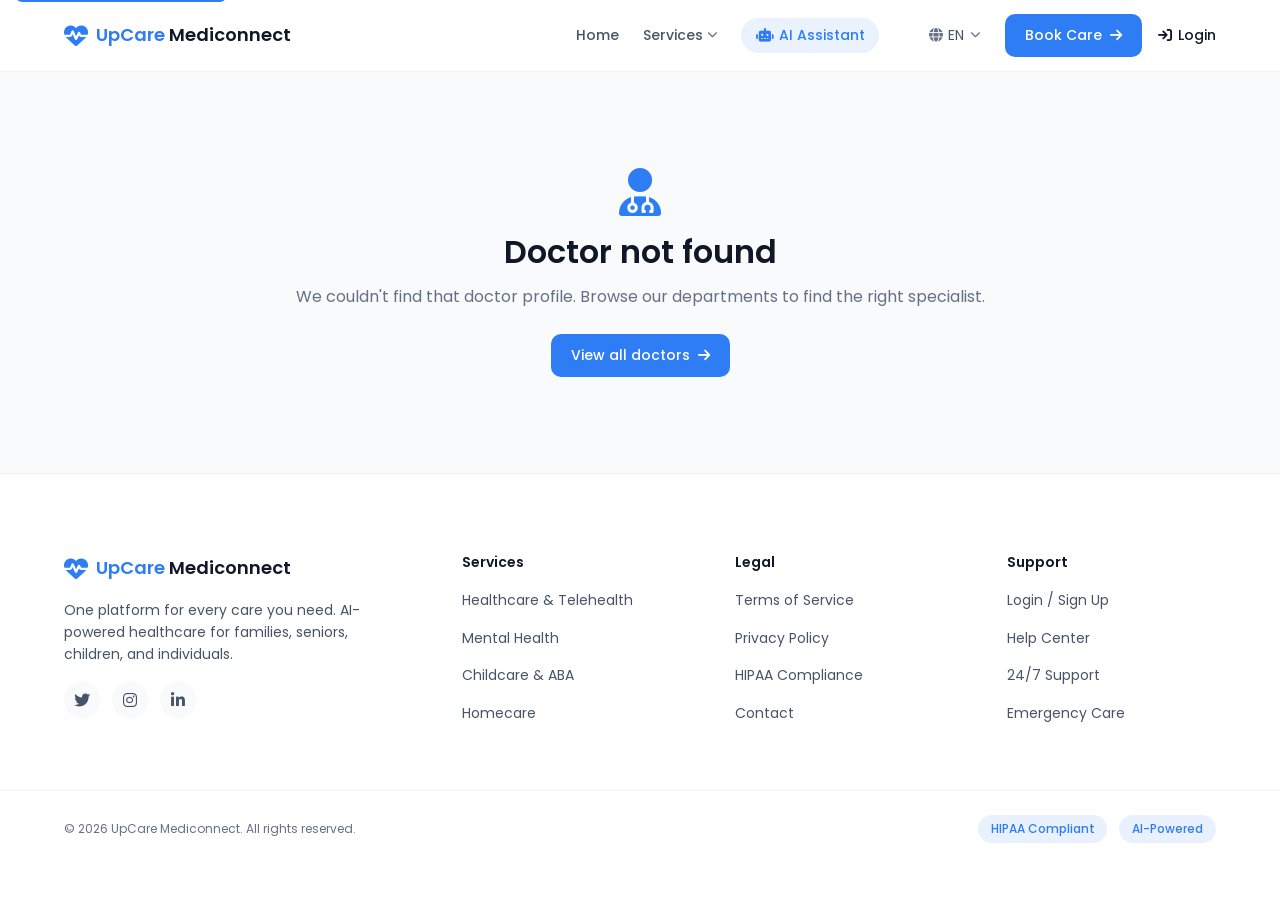
<file: doctor.html>
<!DOCTYPE html>
<html lang="en">
<head>
  <meta charset="UTF-8" />
  <meta name="viewport" content="width=device-width, initial-scale=1.0" />
  <meta name="description" content="Doctor profile at UpCare Mediconnect — experience, areas of focus, availability, and patient reviews." />
  <meta name="theme-color" content="#2F7DF4" />
  <title>Doctor Profile | UpCare Mediconnect</title>

  <link rel="icon" href="assets/icons/favicon.svg" type="image/svg+xml" />

  <link rel="preconnect" href="https://fonts.googleapis.com" />
  <link rel="preconnect" href="https://fonts.gstatic.com" crossorigin />
  <link href="https://fonts.googleapis.com/css2?family=Poppins:wght@400;500;600;700&display=swap" rel="stylesheet" />

  <link rel="stylesheet" href="https://cdnjs.cloudflare.com/ajax/libs/font-awesome/6.5.1/css/all.min.css" />

  <link rel="stylesheet" href="css/variables.css" />
  <link rel="stylesheet" href="css/style.css" />
  <link rel="stylesheet" href="css/doctor.css" />
</head>
<body>

  <a href="#main" class="skip-link">Skip to main content</a>

  <header class="navbar">
    <div class="container">

      <a href="index.html" class="navbar__logo">
        <i class="fa-solid fa-heart-pulse"></i>
        <span><span class="logo-highlight">UpCare</span> <span class="logo-rest">Mediconnect</span></span>
      </a>

      <nav class="navbar__menu" id="navbarMenu">

        <ul class="navbar__links">
          <li><a href="index.html">Home</a></li>
          <li class="navbar__dropdown">
            <button type="button" class="navbar__dropdown-toggle" aria-expanded="false" aria-controls="servicesMenu">
              Services <i class="fa-solid fa-chevron-down dropdown-icon"></i>
            </button>
            <ul class="navbar__dropdown-menu" id="servicesMenu">
              <li><a href="telehealth.html" class="is-active">Healthcare & Telehealth</a></li>
              <li><a href="index.html#services">Mental Health & Teletherapy</a></li>
              <li><a href="index.html#services">Childcare & ABA</a></li>
              <li><a href="index.html#services">Adult & Home Care</a></li>
            </ul>
          </li>
          <li>
            <a href="#" class="navbar__ai-pill">
              <i class="fa-solid fa-robot"></i> AI Assistant
            </a>
          </li>
        </ul>

        <div class="navbar__actions">
          <div class="navbar__dropdown">
            <button type="button" class="navbar__lang" aria-expanded="false" aria-controls="langMenu">
              <i class="fa-solid fa-globe"></i> EN <i class="fa-solid fa-chevron-down dropdown-icon"></i>
            </button>
            <ul class="navbar__dropdown-menu navbar__dropdown-menu--right" id="langMenu">
              <li><a href="#">English</a></li>
              <li><a href="#">বাংলা</a></li>
              <li><a href="#">हिन्दी</a></li>
              <li><a href="#">العربية</a></li>
            </ul>
          </div>
          <a href="#" class="btn btn-primary">
            Book Care <i class="fa-solid fa-arrow-right"></i>
          </a>
          <a href="#" class="navbar__login">
            <i class="fa-solid fa-arrow-right-to-bracket"></i> Login
          </a>
        </div>

      </nav>

      <button class="navbar__toggle" id="navbarToggle" aria-label="Toggle menu" aria-controls="navbarMenu" aria-expanded="false">
        <span></span>
        <span></span>
        <span></span>
      </button>

    </div>
  </header>

  <main id="main">

    <!-- Filled in by js/doctor.js from the ?id= in the URL -->
    <div id="doctorProfile" hidden>

      <!-- Profile header -->
      <section class="doc-hero">
        <div class="container doc-container doc-hero__inner">
          <div class="doc-hero__photo">
            <img id="doctorPhoto" src="assets/images/hero-doctor.jpg" alt="" width="280" height="280" />
          </div>

          <div class="doc-hero__info">
            <span class="doc-badge" id="doctorDeptBadge"></span>
            <h1 id="doctorName"></h1>
            <p class="doc-hero__specialty" id="doctorSpecialty"></p>

            <ul class="doc-hero__meta">
              <li>
                <i class="fa-solid fa-star doc-hero__star" aria-hidden="true"></i>
                <strong id="doctorRating"></strong>
                <span class="doc-hero__muted" id="doctorReviewCount"></span>
              </li>
              <li>
                <i class="fa-solid fa-award doc-hero__award" aria-hidden="true"></i>
                <span id="doctorExperience"></span>
              </li>
            </ul>

            <p class="doc-hero__location">
              <i class="fa-solid fa-location-dot" aria-hidden="true"></i>
              <span id="doctorLocation"></span>
            </p>

            <a href="#availability" class="btn btn-primary doc-hero__cta">
              <i class="fa-regular fa-calendar" aria-hidden="true"></i> Book Appointment
            </a>
          </div>
        </div>
      </section>

      <!-- Details -->
      <section class="doc-body">
        <div class="container doc-container doc-body__grid">

          <div class="doc-body__main">
            <article class="doc-card">
              <h2 class="doc-card__title doc-card__title--lg" id="doctorAboutTitle">About</h2>
              <p class="doc-card__text" id="doctorBio"></p>

              <h3 class="doc-card__label">
                <i class="fa-solid fa-graduation-cap" aria-hidden="true"></i> Department
              </h3>
              <p class="doc-card__text" id="doctorDept"></p>
            </article>

            <article class="doc-card">
              <h2 class="doc-card__title">Areas of Focus</h2>
              <ul class="doc-focus" id="doctorFocus"></ul>
            </article>
          </div>

          <aside class="doc-body__side">
            <section class="doc-card" id="availability" aria-labelledby="availabilityTitle">
              <h2 class="doc-card__title doc-card__title--icon" id="availabilityTitle">
                <i class="fa-regular fa-clock" aria-hidden="true"></i> Available Today
              </h2>
              <div class="doc-slots" id="doctorSlots" role="group" aria-labelledby="availabilityTitle"></div>
            </section>

            <section class="doc-card doc-reviews" aria-labelledby="reviewsTitle">
              <h2 class="doc-card__title doc-card__title--icon" id="reviewsTitle">
                <i class="fa-solid fa-user-group" aria-hidden="true"></i> Patient Reviews
              </h2>
              <p class="doc-reviews__score" id="doctorRatingLarge"></p>
              <div class="doc-reviews__stars" id="doctorStars" role="img"></div>
              <p class="doc-reviews__note" id="doctorReviewNote"></p>
            </section>
          </aside>

        </div>
      </section>

    </div>

    <!-- Shown when the ?id= doesn't match a doctor -->
    <section class="doc-not-found" id="doctorNotFound" hidden>
      <div class="container doc-container">
        <i class="fa-solid fa-user-doctor" aria-hidden="true"></i>
        <h1>Doctor not found</h1>
        <p>We couldn't find that doctor profile. Browse our departments to find the right specialist.</p>
        <a href="telehealth.html#departments" class="btn btn-primary">View all doctors <i class="fa-solid fa-arrow-right"></i></a>
      </div>
    </section>

  </main>

  <footer class="footer">
    <div class="container footer__grid">
      <div class="footer__brand">
        <a href="index.html" class="navbar__logo">
          <i class="fa-solid fa-heart-pulse"></i>
          <span><span class="logo-highlight">UpCare</span> <span class="logo-rest">Mediconnect</span></span>
        </a>
        <p>One platform for every care you need. AI-powered healthcare for families, seniors, children, and individuals.</p>
        <div class="footer__socials">
          <a href="#" aria-label="Twitter"><i class="fa-brands fa-twitter"></i></a>
          <a href="#" aria-label="Instagram"><i class="fa-brands fa-instagram"></i></a>
          <a href="#" aria-label="LinkedIn"><i class="fa-brands fa-linkedin-in"></i></a>
        </div>
      </div>

      <div class="footer__col">
        <h4>Services</h4>
        <ul>
          <li><a href="telehealth.html">Healthcare & Telehealth</a></li>
          <li><a href="index.html#services">Mental Health</a></li>
          <li><a href="index.html#services">Childcare & ABA</a></li>
          <li><a href="index.html#services">Homecare</a></li>
        </ul>
      </div>

      <div class="footer__col">
        <h4>Legal</h4>
        <ul>
          <li><a href="#">Terms of Service</a></li>
          <li><a href="#">Privacy Policy</a></li>
          <li><a href="#">HIPAA Compliance</a></li>
          <li><a href="#">Contact</a></li>
        </ul>
      </div>

      <div class="footer__col">
        <h4>Support</h4>
        <ul>
          <li><a href="#">Login / Sign Up</a></li>
          <li><a href="#">Help Center</a></li>
          <li><a href="#">24/7 Support</a></li>
          <li><a href="#">Emergency Care</a></li>
        </ul>
      </div>
    </div>

    <div class="footer__bottom">
      <div class="container footer__bottom-inner">
        <p>&copy; 2026 UpCare Mediconnect. All rights reserved.</p>
        <div class="footer__badges">
          <span class="chip">HIPAA Compliant</span>
          <span class="chip">AI-Powered</span>
        </div>
      </div>
    </div>
  </footer>

  <script src="js/main.js"></script>
  <script src="js/doctors.js"></script>
  <script src="js/doctor.js"></script>
</body>
</html>
</file>
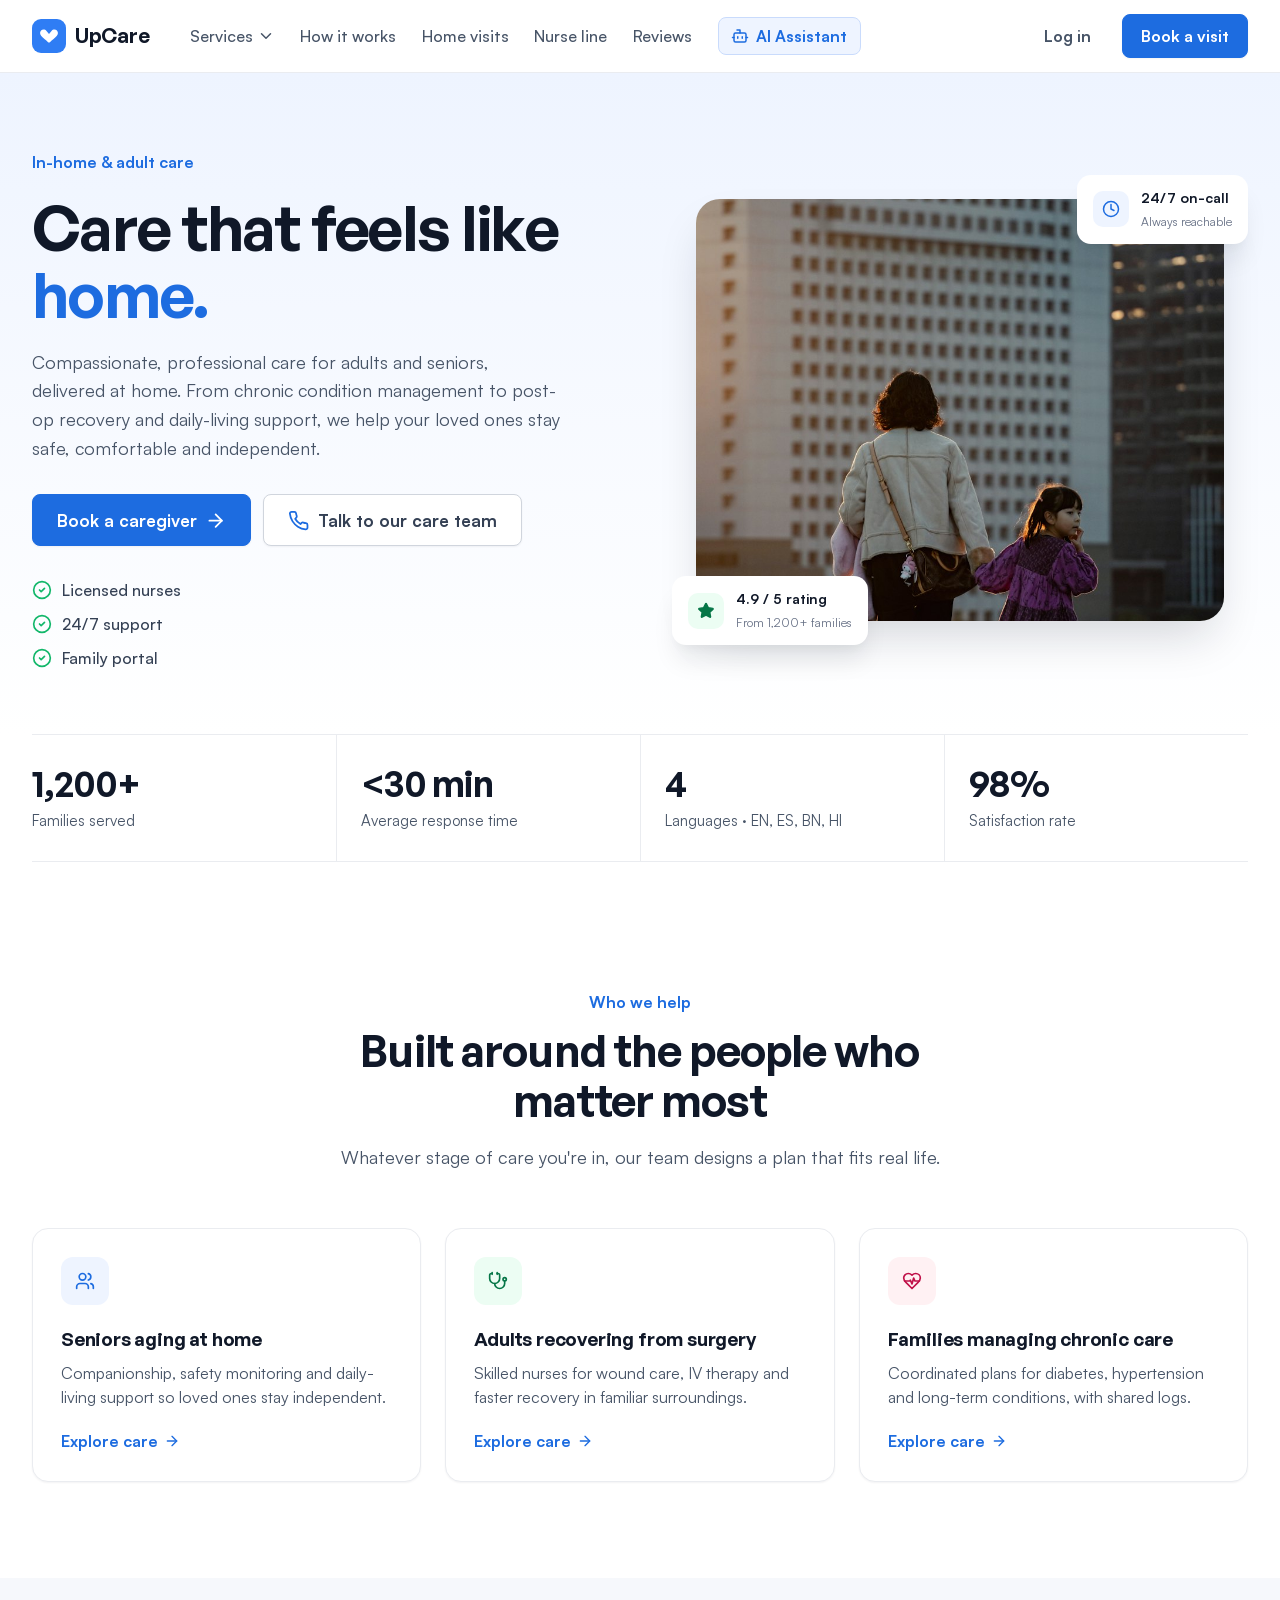
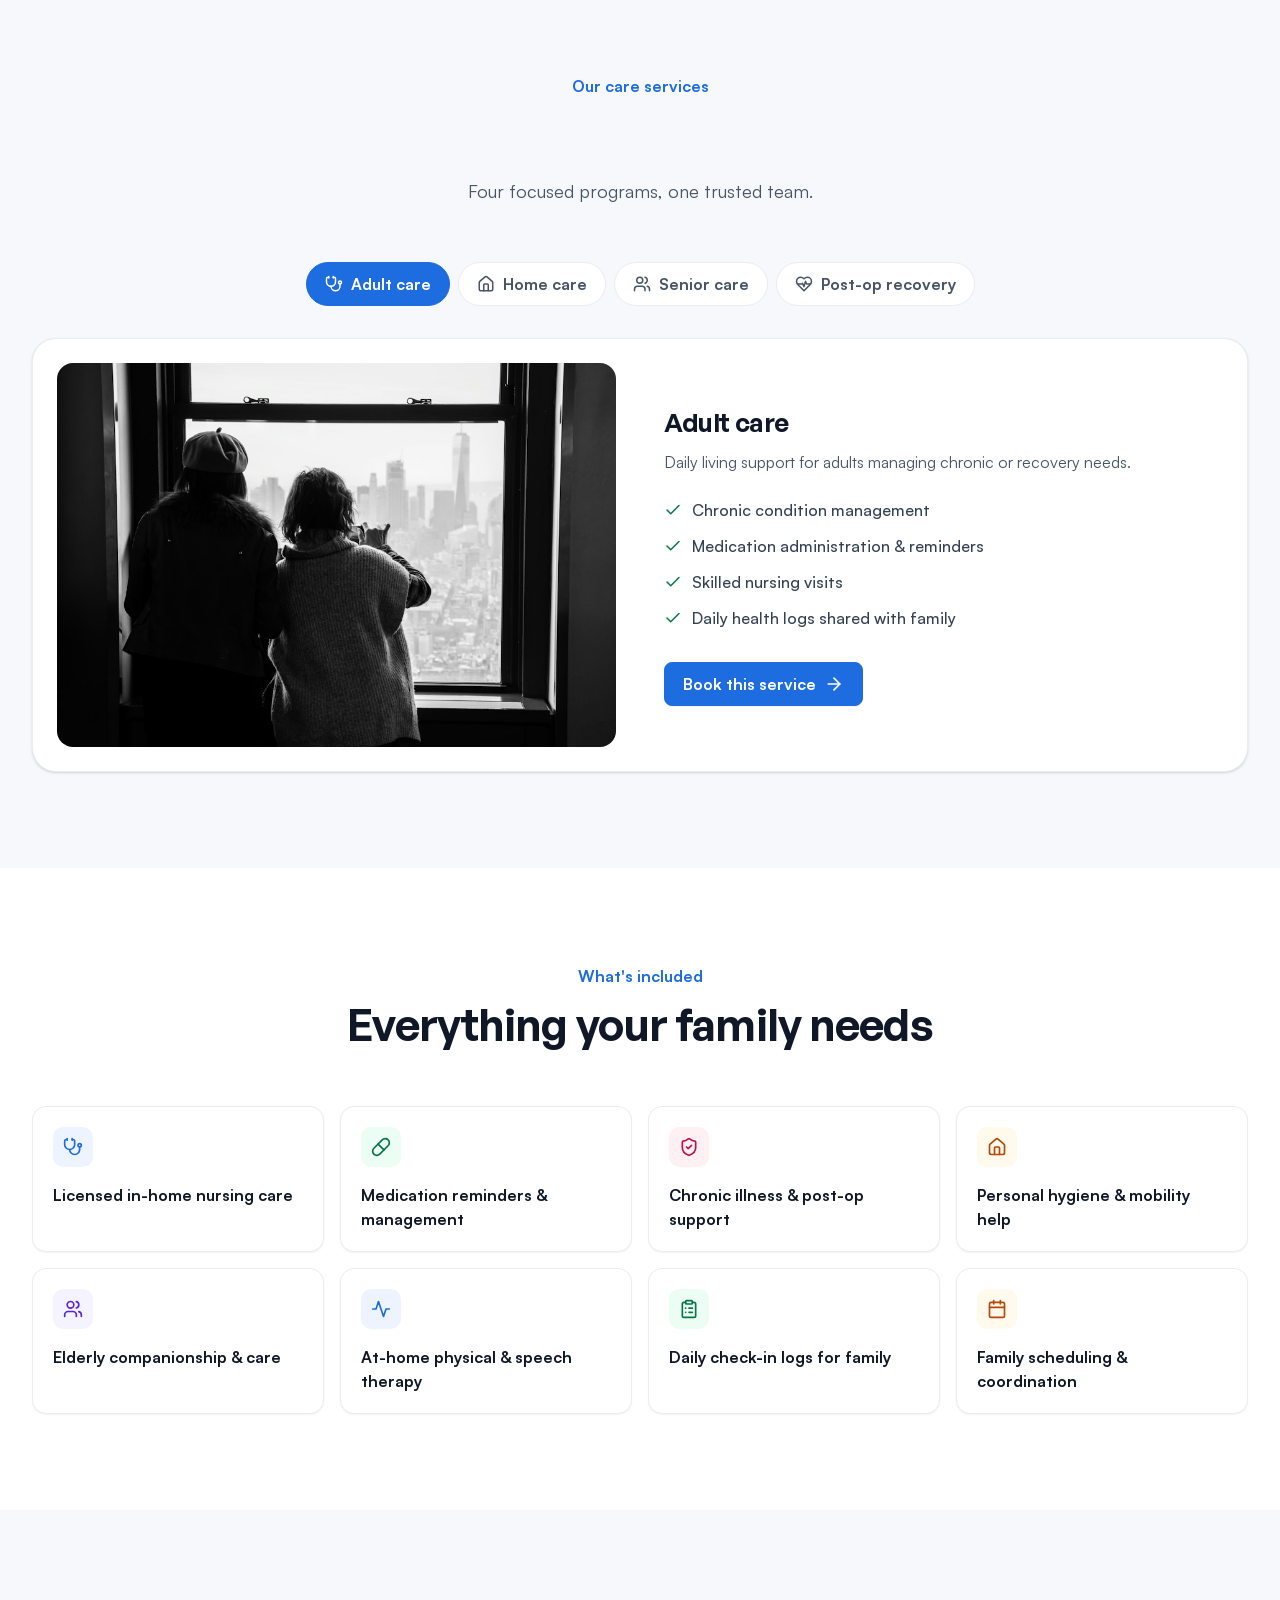
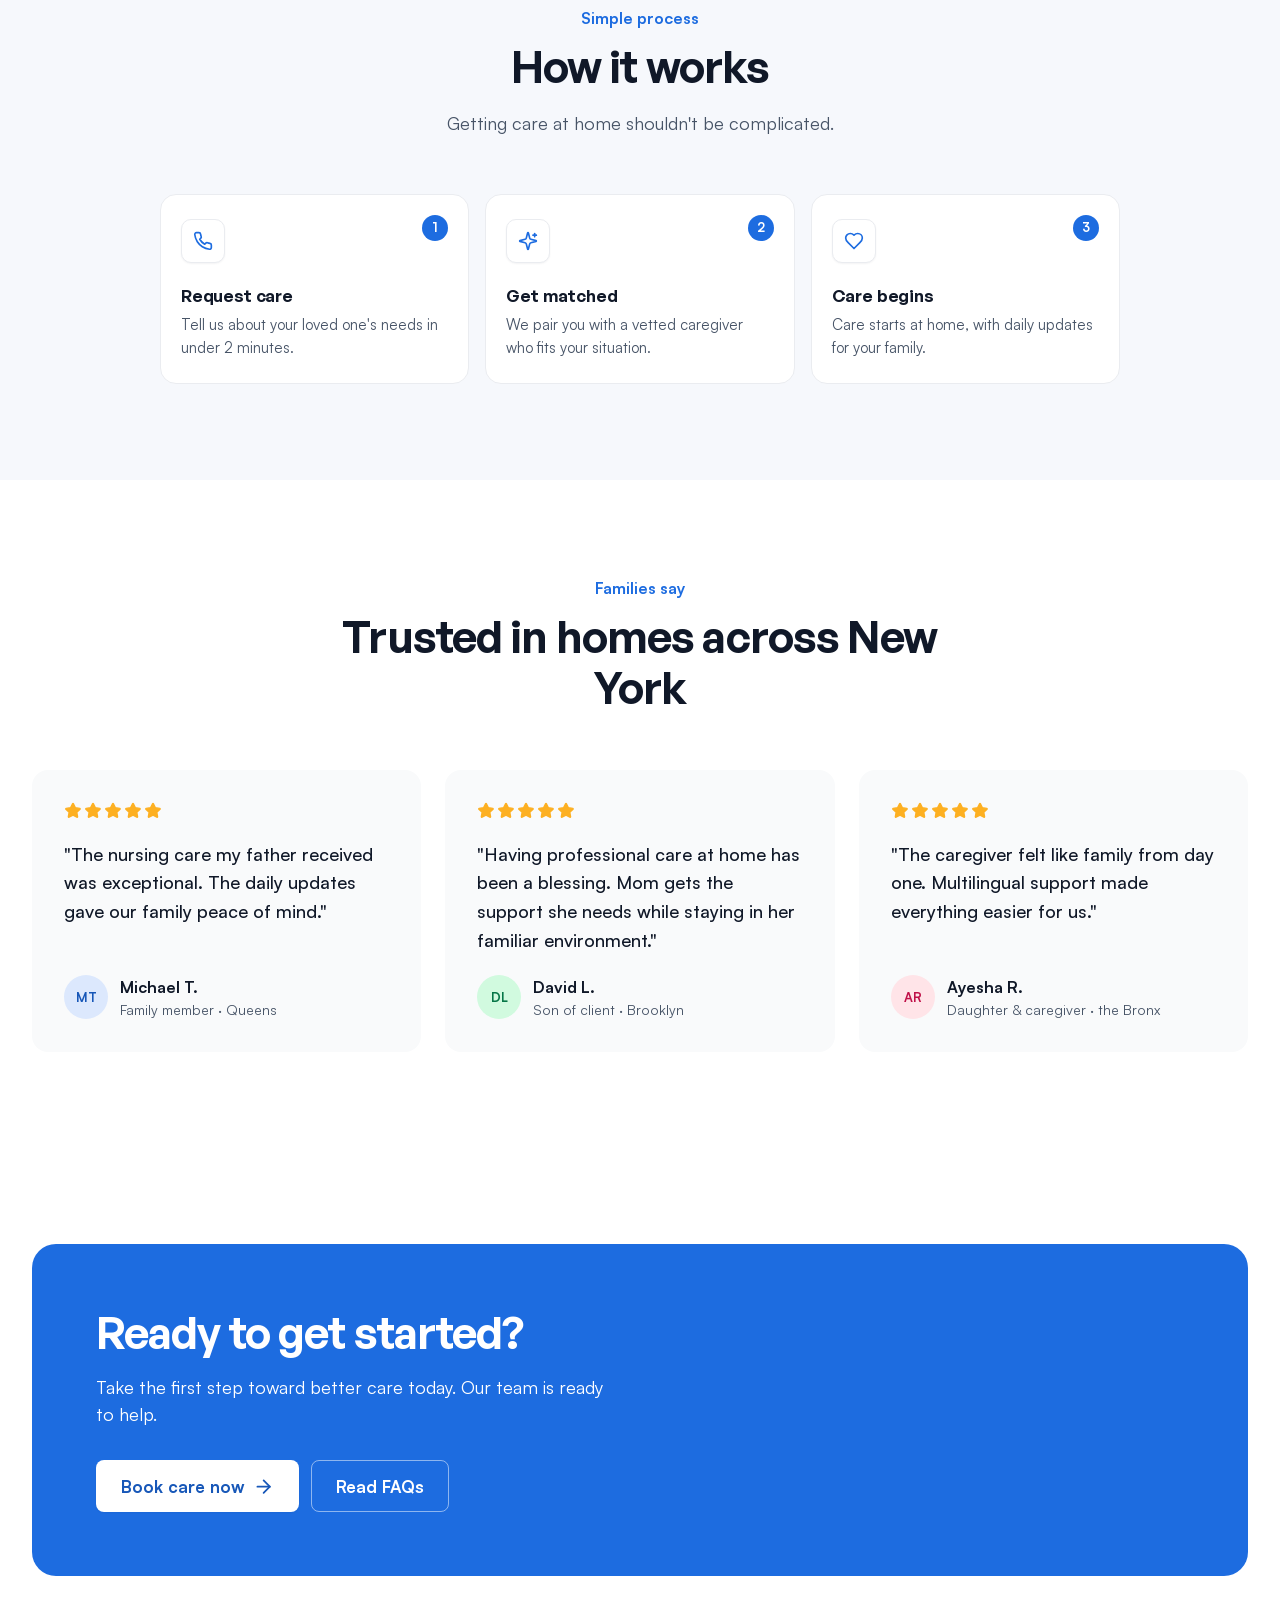
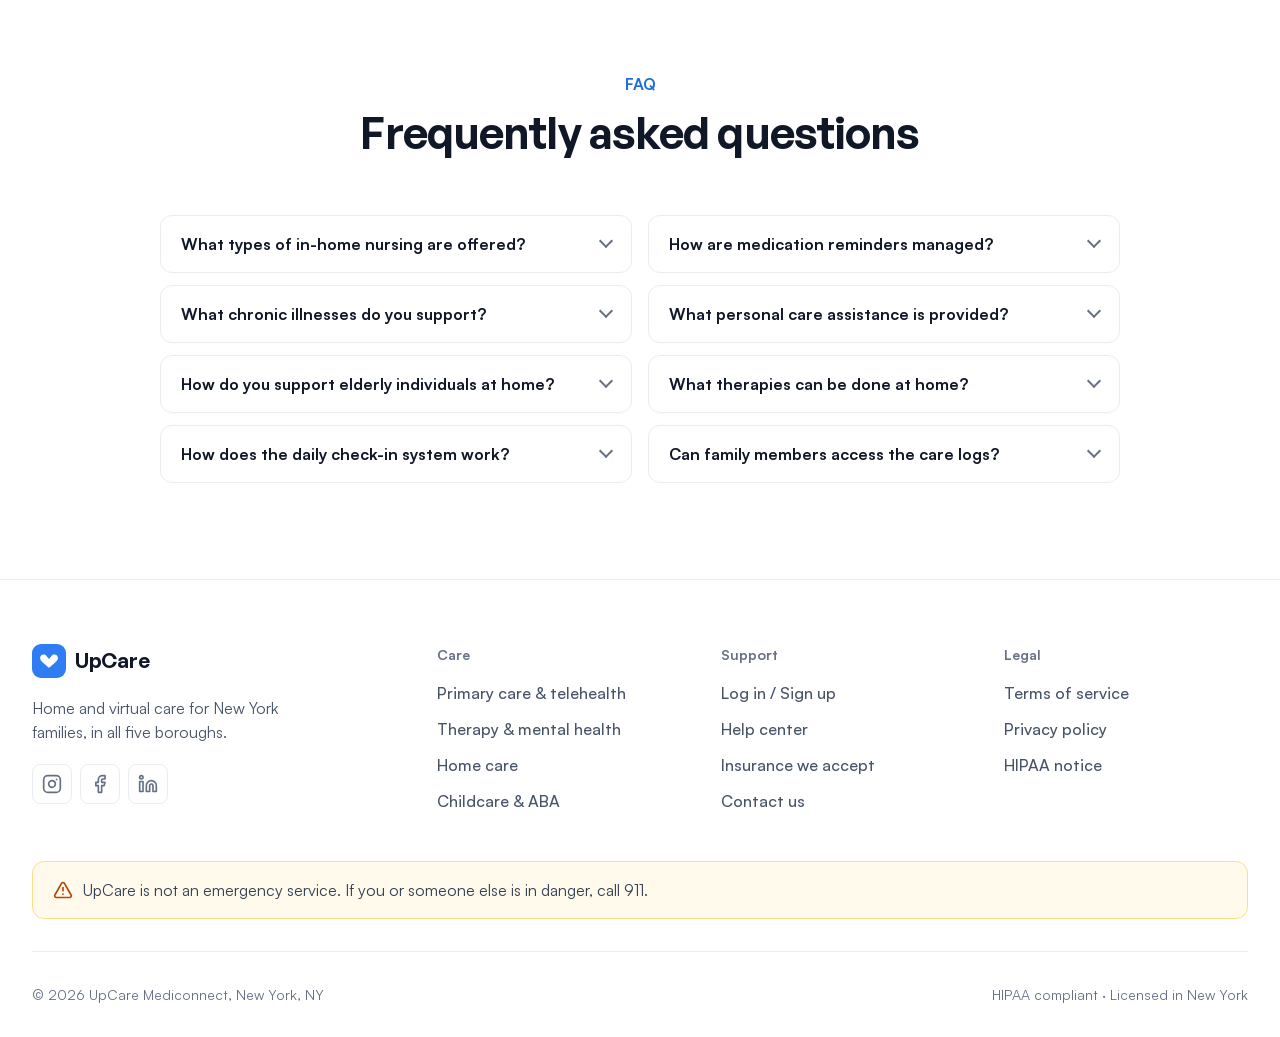
<file: home-care.html>
<!DOCTYPE html>
<html lang="en">
<head>
  <meta charset="UTF-8" />
  <meta name="viewport" content="width=device-width, initial-scale=1.0" />
  <meta name="description" content="Adult and in-home care at UpCare Mediconnect: licensed nurses, senior care, post-op recovery and daily-living support across New York." />
  <meta name="theme-color" content="#FFFFFF" />
  <title>Adult &amp; Home Care | UpCare Mediconnect</title>

  <link rel="icon" href="assets/icons/favicon.svg" type="image/svg+xml" />
  <link rel="preload" href="assets/fonts/general-sans-600.woff2" as="font" type="font/woff2" crossorigin />
  <link rel="preload" href="assets/fonts/satoshi-500.woff2" as="font" type="font/woff2" crossorigin />
  <link rel="stylesheet" href="css/home.css" />
  <link rel="stylesheet" href="css/telehealth.css" />
  <link rel="stylesheet" href="css/home-care.css" />

  <script>document.documentElement.classList.add('js');</script>
</head>
<body>

  <svg width="0" height="0" class="sprite" aria-hidden="true" focusable="false">
    <symbol id="i-ambulance" viewBox="0 0 24 24"><path d="M10 10H6" /><path d="M14 18V6a2 2 0 0 0-2-2H4a2 2 0 0 0-2 2v11a1 1 0 0 0 1 1h2" /><pathd="M19 18h2a1 1 0 0 0 1-1v-3.28a1 1 0 0 0-.684-.948l-1.923-.641a1 1 0 0 1-.578-.502l-1.539-3.076A1 1 0 0 0 16.382 8H14" /><path d="M8 8v4" /><path d="M9 18h6" /><circle cx="17" cy="18" r="2" /><circle cx="7" cy="18" r="2" /></symbol>
    <symbol id="i-baby" viewBox="0 0 24 24"><path d="M9 12h.01" /><path d="M15 12h.01" /><path d="M10 16c.5.3 1.2.5 2 .5s1.5-.2 2-.5" /><path d="M19 6.3a9 9 0 0 1 1.8 3.9 2 2 0 0 1 0 3.6 9 9 0 0 1-17.6 0 2 2 0 0 1 0-3.6A9 9 0 0 1 12 3c2 0 3.5 1.1 3.5 2.5s-.9 2.5-2 2.5c-.8 0-1.5-.4-1.5-1" /></symbol>
    <symbol id="i-badge-check" viewBox="0 0 24 24"><path d="M3.85 8.62a4 4 0 0 1 4.78-4.77 4 4 0 0 1 6.74 0 4 4 0 0 1 4.78 4.78 4 4 0 0 1 0 6.74 4 4 0 0 1-4.77 4.78 4 4 0 0 1-6.75 0 4 4 0 0 1-4.78-4.77 4 4 0 0 1 0-6.76Z" /><path d="m9 12 2 2 4-4" /></symbol>
    <symbol id="i-bone" viewBox="0 0 24 24"><path d="M17 10c.7-.7 1.69 0 2.5 0a2.5 2.5 0 1 0 0-5 .5.5 0 0 1-.5-.5 2.5 2.5 0 1 0-5 0c0 .81.7 1.8 0 2.5l-7 7c-.7.7-1.69 0-2.5 0a2.5 2.5 0 0 0 0 5c.28 0 .5.22.5.5a2.5 2.5 0 1 0 5 0c0-.81-.7-1.8 0-2.5Z" /></symbol>
    <symbol id="i-bot" viewBox="0 0 24 24"><path d="M12 8V4H8" /><rect width="16" height="12" x="4" y="8" rx="2" /><path d="M2 14h2" /><path d="M20 14h2" /><path d="M15 13v2" /><path d="M9 13v2" /></symbol>
    <symbol id="i-brain" viewBox="0 0 24 24"><path d="M12 5a3 3 0 1 0-5.997.125 4 4 0 0 0-2.526 5.77 4 4 0 0 0 .556 6.588A4 4 0 1 0 12 18Z" /><path d="M12 5a3 3 0 1 1 5.997.125 4 4 0 0 1 2.526 5.77 4 4 0 0 1-.556 6.588A4 4 0 1 1 12 18Z" /><path d="M15 13a4.5 4.5 0 0 1-3-4 4.5 4.5 0 0 1-3 4" /><path d="M17.599 6.5a3 3 0 0 0 .399-1.375" /><path d="M6.003 5.125A3 3 0 0 0 6.401 6.5" /><path d="M3.477 10.896a4 4 0 0 1 .585-.396" /><path d="M19.938 10.5a4 4 0 0 1 .585.396" /><path d="M6 18a4 4 0 0 1-1.967-.516" /><path d="M19.967 17.484A4 4 0 0 1 18 18" /></symbol>
    <symbol id="i-calendar" viewBox="0 0 24 24"><path d="M8 2v4" /><path d="M16 2v4" /><rect width="18" height="18" x="3" y="4" rx="2" /><path d="M3 10h18" /></symbol>
    <symbol id="i-calendar-check" viewBox="0 0 24 24"><path d="M8 2v4" /><path d="M16 2v4" /><rect width="18" height="18" x="3" y="4" rx="2" /><path d="M3 10h18" /><path d="m9 16 2 2 4-4" /></symbol>
    <symbol id="i-chevron-down" viewBox="0 0 24 24"><path d="m6 9 6 6 6-6" /></symbol>
    <symbol id="i-circle-check" viewBox="0 0 24 24"><circle cx="12" cy="12" r="10" /><path d="m9 12 2 2 4-4" /></symbol>
    <symbol id="i-clock" viewBox="0 0 24 24"><circle cx="12" cy="12" r="10" /><polyline points="12 6 12 12 16 14" /></symbol>
    <symbol id="i-credit-card" viewBox="0 0 24 24"><rect width="20" height="14" x="2" y="5" rx="2" /><line x1="2" x2="22" y1="10" y2="10" /></symbol>
    <symbol id="i-facebook" viewBox="0 0 24 24"><path d="M18 2h-3a5 5 0 0 0-5 5v3H7v4h3v8h4v-8h3l1-4h-4V7a1 1 0 0 1 1-1h3z" /></symbol>
    <symbol id="i-heart" viewBox="0 0 24 24"><path d="M19 14c1.49-1.46 3-3.21 3-5.5A5.5 5.5 0 0 0 16.5 3c-1.76 0-3 .5-4.5 2-1.5-1.5-2.74-2-4.5-2A5.5 5.5 0 0 0 2 8.5c0 2.3 1.5 4.05 3 5.5l7 7Z" /></symbol>
    <symbol id="i-heart-pulse" viewBox="0 0 24 24"><path d="M19 14c1.49-1.46 3-3.21 3-5.5A5.5 5.5 0 0 0 16.5 3c-1.76 0-3 .5-4.5 2-1.5-1.5-2.74-2-4.5-2A5.5 5.5 0 0 0 2 8.5c0 2.3 1.5 4.05 3 5.5l7 7Z" /><path d="M3.22 12H9.5l.5-1 2 4.5 2-7 1.5 3.5h5.27" /></symbol>
    <symbol id="i-instagram" viewBox="0 0 24 24"><rect width="20" height="20" x="2" y="2" rx="5" ry="5" /><path d="M16 11.37A4 4 0 1 1 12.63 8 4 4 0 0 1 16 11.37z" /><line x1="17.5" x2="17.51" y1="6.5" y2="6.5" /></symbol>
    <symbol id="i-languages" viewBox="0 0 24 24"><path d="m5 8 6 6" /><path d="m4 14 6-6 2-3" /><path d="M2 5h12" /><path d="M7 2h1" /><path d="m22 22-5-10-5 10" /><path d="M14 18h6" /></symbol>
    <symbol id="i-linkedin" viewBox="0 0 24 24"><path d="M16 8a6 6 0 0 1 6 6v7h-4v-7a2 2 0 0 0-2-2 2 2 0 0 0-2 2v7h-4v-7a6 6 0 0 1 6-6z" /><rect width="4" height="12" x="2" y="9" /><circle cx="4" cy="4" r="2" /></symbol>
    <symbol id="i-lock" viewBox="0 0 24 24"><rect width="18" height="11" x="3" y="11" rx="2" ry="2" /><path d="M7 11V7a5 5 0 0 1 10 0v4" /></symbol>
    <symbol id="i-mic" viewBox="0 0 24 24"><path d="M12 2a3 3 0 0 0-3 3v7a3 3 0 0 0 6 0V5a3 3 0 0 0-3-3Z" /><path d="M19 10v2a7 7 0 0 1-14 0v-2" /><line x1="12" x2="12" y1="19" y2="22" /></symbol>
    <symbol id="i-microscope" viewBox="0 0 24 24"><path d="M6 18h8" /><path d="M3 22h18" /><path d="M14 22a7 7 0 1 0 0-14h-1" /><path d="M9 14h2" /><path d="M9 12a2 2 0 0 1-2-2V6h6v4a2 2 0 0 1-2 2Z" /><path d="M12 6V3a1 1 0 0 0-1-1H9a1 1 0 0 0-1 1v3" /></symbol>
    <symbol id="i-monitor" viewBox="0 0 24 24"><rect width="20" height="14" x="2" y="3" rx="2" /><line x1="8" x2="16" y1="21" y2="21" /><line x1="12" x2="12" y1="17" y2="21" /></symbol>
    <symbol id="i-phone" viewBox="0 0 24 24"><path d="M22 16.92v3a2 2 0 0 1-2.18 2 19.79 19.79 0 0 1-8.63-3.07 19.5 19.5 0 0 1-6-6 19.79 19.79 0 0 1-3.07-8.67A2 2 0 0 1 4.11 2h3a2 2 0 0 1 2 1.72 12.84 12.84 0 0 0 .7 2.81 2 2 0 0 1-.45 2.11L8.09 9.91a16 16 0 0 0 6 6l1.27-1.27a2 2 0 0 1 2.11-.45 12.84 12.84 0 0 0 2.81.7A2 2 0 0 1 22 16.92z" /></symbol>
    <symbol id="i-pill" viewBox="0 0 24 24"><path d="m10.5 20.5 10-10a4.95 4.95 0 1 0-7-7l-10 10a4.95 4.95 0 1 0 7 7Z" /><path d="m8.5 8.5 7 7" /></symbol>
    <symbol id="i-scan-face" viewBox="0 0 24 24"><path d="M3 7V5a2 2 0 0 1 2-2h2" /><path d="M17 3h2a2 2 0 0 1 2 2v2" /><path d="M21 17v2a2 2 0 0 1-2 2h-2" /><path d="M7 21H5a2 2 0 0 1-2-2v-2" /><path d="M8 14s1.5 2 4 2 4-2 4-2" /><path d="M9 9h.01" /><path d="M15 9h.01" /></symbol>
    <symbol id="i-shield-check" viewBox="0 0 24 24"><path d="M20 13c0 5-3.5 7.5-7.66 8.95a1 1 0 0 1-.67-.01C7.5 20.5 4 18 4 13V6a1 1 0 0 1 1-1c2 0 4.5-1.2 6.24-2.72a1.17 1.17 0 0 1 1.52 0C14.51 3.81 17 5 19 5a1 1 0 0 1 1 1z" /><path d="m9 12 2 2 4-4" /></symbol>
    <symbol id="i-stethoscope" viewBox="0 0 24 24"><path d="M11 2v2" /><path d="M5 2v2" /><path d="M5 3H4a2 2 0 0 0-2 2v4a6 6 0 0 0 12 0V5a2 2 0 0 0-2-2h-1" /><path d="M8 15a6 6 0 0 0 12 0v-3" /><circle cx="20" cy="10" r="2" /></symbol>
    <symbol id="i-syringe" viewBox="0 0 24 24"><path d="m18 2 4 4" /><path d="m17 7 3-3" /><path d="M19 9 8.7 19.3c-1 1-2.5 1-3.4 0l-.6-.6c-1-1-1-2.5 0-3.4L15 5" /><path d="m9 11 4 4" /><path d="m5 19-3 3" /><path d="m14 4 6 6" /></symbol>
    <symbol id="i-triangle-alert" viewBox="0 0 24 24"><path d="m21.73 18-8-14a2 2 0 0 0-3.48 0l-8 14A2 2 0 0 0 4 21h16a2 2 0 0 0 1.73-3" /><path d="M12 9v4" /><path d="M12 17h.01" /></symbol>
    <symbol id="i-user-plus" viewBox="0 0 24 24"><path d="M16 21v-2a4 4 0 0 0-4-4H6a4 4 0 0 0-4 4v2" /><circle cx="9" cy="7" r="4" /><line x1="19" x2="19" y1="8" y2="14" /><line x1="22" x2="16" y1="11" y2="11" /></symbol>
    <symbol id="i-video" viewBox="0 0 24 24"><path d="m16 13 5.223 3.482a.5.5 0 0 0 .777-.416V7.87a.5.5 0 0 0-.752-.432L16 10.5" /><rect x="2" y="6" width="14" height="12" rx="2" /></symbol>
    <symbol id="i-activity" viewBox="0 0 24 24"><path d="M22 12h-4l-3 9L9 3l-3 9H2" /></symbol>
    <symbol id="i-arrow-right" viewBox="0 0 24 24"><path d="M5 12h14" /><path d="m12 5 7 7-7 7" /></symbol>
    <symbol id="i-book" viewBox="0 0 24 24"><path d="M2 3h6a4 4 0 0 1 4 4v14a3 3 0 0 0-3-3H2z" /><path d="M22 3h-6a4 4 0 0 0-4 4v14a3 3 0 0 1 3-3h7z" /></symbol>
    <symbol id="i-clipboard" viewBox="0 0 24 24"><rect width="8" height="4" x="8" y="2" rx="1" /><path d="M16 4h2a2 2 0 0 1 2 2v14a2 2 0 0 1-2 2H6a2 2 0 0 1-2-2V6a2 2 0 0 1 2-2h2" /><path d="M12 11h4" /><path d="M12 16h4" /><path d="M8 11h.01" /><path d="M8 16h.01" /></symbol>
    <symbol id="i-cloud-rain" viewBox="0 0 24 24"><path d="M4 14.9A7 7 0 1 1 15.7 8h1.8a4.5 4.5 0 0 1 2.5 8.2" /><path d="M16 14v6" /><path d="M8 14v6" /><path d="M12 16v6" /></symbol>
    <symbol id="i-message" viewBox="0 0 24 24"><path d="M7.9 20A9 9 0 1 0 4 16.1L2 22Z" /></symbol>
    <symbol id="i-moon" viewBox="0 0 24 24"><path d="M12 3a6 6 0 0 0 9 9 9 9 0 1 1-9-9Z" /></symbol>
    <symbol id="i-search" viewBox="0 0 24 24"><circle cx="11" cy="11" r="8" /><path d="m21 21-4.3-4.3" /></symbol>
    <symbol id="i-smile" viewBox="0 0 24 24"><circle cx="12" cy="12" r="10" /><path d="M8 14s1.5 2 4 2 4-2 4-2" /><line x1="9" x2="9.01" y1="9" y2="9" /><line x1="15" x2="15.01" y1="9" y2="9" /></symbol>
    <symbol id="i-sparkles" viewBox="0 0 24 24"><path d="M9.94 15.5A2 2 0 0 0 8.5 14.06l-6.14-1.58a.5.5 0 0 1 0-.96L8.5 9.94A2 2 0 0 0 9.94 8.5l1.58-6.14a.5.5 0 0 1 .96 0l1.58 6.14a2 2 0 0 0 1.44 1.44l6.14 1.58a.5.5 0 0 1 0 .96l-6.14 1.58a2 2 0 0 0-1.44 1.44l-1.58 6.14a.5.5 0 0 1-.96 0z" /><path d="M20 3v4" /><path d="M22 5h-4" /></symbol>
    <symbol id="i-users" viewBox="0 0 24 24"><path d="M16 21v-2a4 4 0 0 0-4-4H6a4 4 0 0 0-4 4v2" /><circle cx="9" cy="7" r="4" /><path d="M22 21v-2a4 4 0 0 0-3-3.87" /><path d="M16 3.13a4 4 0 0 1 0 7.75" /></symbol>
    <symbol id="i-wind" viewBox="0 0 24 24"><path d="M17.7 7.7a2.5 2.5 0 1 1 1.8 4.3H2" /><path d="M9.6 4.6A2 2 0 1 1 11 8H2" /><path d="M12.6 19.4A2 2 0 1 0 14 16H2" /></symbol>
    <symbol id="i-zap" viewBox="0 0 24 24"><path d="M4 14a1 1 0 0 1-.78-1.63l9.9-10.2a.5.5 0 0 1 .86.46l-1.92 6.02A1 1 0 0 0 13 10h7a1 1 0 0 1 .78 1.63l-9.9 10.2a.5.5 0 0 1-.86-.46l1.92-6.02A1 1 0 0 0 11 14z" /></symbol>
    <symbol id="i-check" viewBox="0 0 24 24"><path d="M20 6 9 17l-5-5" /></symbol>
    <symbol id="i-home" viewBox="0 0 24 24"><path d="M15 21v-8a1 1 0 0 0-1-1h-4a1 1 0 0 0-1 1v8" /><path d="M3 10a2 2 0 0 1 .709-1.528l7-5.999a2 2 0 0 1 2.582 0l7 5.999A2 2 0 0 1 21 10v9a2 2 0 0 1-2 2H5a2 2 0 0 1-2-2z" /></symbol>
    <symbol id="i-star" viewBox="0 0 24 24"><path fill="currentColor" d="M11.5 2.3a.6.6 0 0 1 1 0l2.6 5.4 5.9.8a.6.6 0 0 1 .3 1l-4.3 4.2 1 5.9a.6.6 0 0 1-.8.6L12 17.4l-5.3 2.8a.6.6 0 0 1-.8-.6l1-5.9-4.3-4.2a.6.6 0 0 1 .3-1l5.9-.8z" /></symbol>
  </svg>

  <svg width="0" height="0" class="sprite sprite--custom" aria-hidden="true" focusable="false">
    <symbol id="s-heart" viewBox="0 0 32 32"><path d="M16 24c-.4 0-.8-.15-1.1-.43-1.5-1.35-2.9-2.55-4.15-3.6C7.2 17.1 5 15.25 5 12.4 5 10 6.9 8.1 9.3 8.1c1.4 0 2.75.65 3.6 1.7l3.1 3.65 3.1-3.65c.85-1.05 2.2-1.7 3.6-1.7 2.4 0 4.3 1.9 4.3 4.3 0 2.85-2.2 4.7-5.75 7.57-1.25 1.05-2.65 2.25-4.15 3.6-.3.28-.7.43-1.1.43z" /></symbol>
    <symbol id="s-signal" viewBox="0 0 18 12"><rect x="0" y="8" width="3" height="4" rx="1" /><rect x="5" y="5.5" width="3" height="6.5" rx="1" /><rect x="10" y="3" width="3" height="9" rx="1" /><rect x="15" y="0" width="3" height="12" rx="1" /></symbol>
    <symbol id="s-wifi" viewBox="0 0 16 12"><path d="M8 2.6c2.3 0 4.4.9 6 2.4l1.2-1.3A10.5 10.5 0 0 0 8 .8 10.5 10.5 0 0 0 .8 3.7L2 5c1.6-1.5 3.7-2.4 6-2.4Zm0 3.6c1.3 0 2.5.5 3.4 1.3l1.2-1.3A6.7 6.7 0 0 0 8 4.4c-1.8 0-3.4.7-4.6 1.8l1.2 1.3c.9-.8 2.1-1.3 3.4-1.3Zm0 3.5c-.5 0-1 .2-1.3.5L8 11.5l1.3-1.3c-.3-.3-.8-.5-1.3-.5Z" /></symbol>
    <symbol id="s-battery" viewBox="0 0 27 12"><rect x="0.5" y="0.5" width="23" height="11" rx="3.2" fill="none" stroke="currentColor" opacity=".4" /><rect x="2" y="2" width="20" height="8" rx="2" /><path d="M25 4v4c.8-.3 1.4-1.1 1.4-2s-.6-1.7-1.4-2Z" opacity=".45" /></symbol>
  </svg>

  <a href="#main" class="skip-link">Skip to main content</a>

  <!-- Navigation -->
  <header class="nav" id="nav">
    <div class="container nav__inner">
      <a href="index.html" class="logo" aria-label="UpCare Mediconnect, home">
        <span class="logo__mark"><svg aria-hidden="true"><use href="#s-heart" /></svg></span>
        <span class="logo__word">UpCare</span>
      </a>

      <nav class="navbar__menu" id="navbarMenu" aria-label="Primary">
        <ul class="nav__links">
          <li class="navbar__dropdown">
            <button type="button" class="navbar__dropdown-toggle" aria-expanded="false" aria-controls="servicesMenu">
              Services <svg class="icon dropdown-icon" aria-hidden="true"><use href="#i-chevron-down" /></svg>
            </button>
            <ul class="navbar__dropdown-menu" id="servicesMenu">
              <li><a href="telehealth.html"><strong>Primary care &amp; telehealth</strong><span>Check-ups, sick visits, prescriptions</span></a></li>
              <li><a href="mental-health.html"><strong>Therapy &amp; mental health</strong><span>Weekly sessions by video</span></a></li>
              <li><a href="home-care.html" aria-current="page"><strong>Home care</strong><span>Support for parents at home</span></a></li>
              <li><a href="index.html#services"><strong>Childcare &amp; ABA therapy</strong><span>For little ones and kids who learn differently</span></a></li>
            </ul>
          </li>
          <li><a href="index.html#how">How it works</a></li>
          <li><a href="index.html#home-visits">Home visits</a></li>
          <li><a href="index.html#nurse">Nurse line</a></li>
          <li><a href="index.html#stories">Reviews</a></li>
          <li>
            <a href="ai-assistant.html" class="nav__ai">
              <svg class="icon" aria-hidden="true"><use href="#i-bot" /></svg> AI Assistant
            </a>
          </li>
        </ul>

        <div class="nav__actions">
          <a href="#" class="btn btn--ghost">Log in</a>
          <a href="index.html#book" class="btn btn--primary">Book a visit</a>
        </div>
      </nav>

      <button class="navbar__toggle" id="navbarToggle" aria-label="Open menu" aria-controls="navbarMenu" aria-expanded="false">
        <span></span>
        <span></span>
      </button>
    </div>
  </header>

  <main id="main">

    <!-- Hero -->
    <section class="hero hc-hero">
      <div class="container hero__grid">
        <div class="hero__copy">
          <p class="eyebrow" data-reveal>In-home &amp; adult care</p>
          <h1 class="hero__title" data-reveal>Care that feels like <span class="hc-accent">home.</span></h1>
          <p class="hero__lede" data-reveal>
            Compassionate, professional care for adults and seniors, delivered at home. From chronic condition
            management to post-op recovery and daily-living support, we help your loved ones stay safe, comfortable and independent.
          </p>
          <div class="hero__actions" data-reveal>
            <a href="#programs" class="btn btn--primary btn--lg">Book a caregiver <svg class="icon" aria-hidden="true"><use href="#i-arrow-right" /></svg></a>
            <a href="tel:+12125550147" class="btn btn--secondary btn--lg"><svg class="icon" aria-hidden="true"><use href="#i-phone" /></svg> Talk to our care team</a>
          </div>
          <ul class="tele-hero__points" data-reveal>
            <li><svg class="icon" aria-hidden="true"><use href="#i-circle-check" /></svg> Licensed nurses</li>
            <li><svg class="icon" aria-hidden="true"><use href="#i-circle-check" /></svg> 24/7 support</li>
            <li><svg class="icon" aria-hidden="true"><use href="#i-circle-check" /></svg> Family portal</li>
          </ul>
        </div>

        <div class="hc-visual" data-reveal>
          <img src="assets/images/hand-in-hand.jpg" alt="A caregiver holding an older woman's hand at home" width="1200" height="1200" />
          <div class="float-note hc-note hc-note--top" aria-hidden="true">
            <span class="float-note__icon"><svg class="icon"><use href="#i-clock" /></svg></span>
            <div><strong>24/7 on-call</strong><span>Always reachable</span></div>
          </div>
          <div class="float-note hc-note hc-note--bottom" aria-hidden="true">
            <span class="float-note__icon float-note__icon--green"><svg class="icon"><use href="#i-star" /></svg></span>
            <div><strong>4.9 / 5 rating</strong><span>From 1,200+ families</span></div>
          </div>
        </div>
      </div>
    </section>

    <!-- Key numbers -->
    <section class="numbers" aria-label="Home care at a glance">
      <div class="container">
        <dl class="numbers__row">
          <div><dt>Families served</dt><dd>1,200+</dd></div>
          <div><dt>Average response time</dt><dd>&lt;30 min</dd></div>
          <div><dt>Languages · EN, ES, BN, HI</dt><dd>4</dd></div>
          <div><dt>Satisfaction rate</dt><dd>98%</dd></div>
        </dl>
      </div>
    </section>

    <!-- Who we help -->
    <section class="section" id="who">
      <div class="container">
        <div class="section__head section__head--center">
          <p class="eyebrow" data-reveal>Who we help</p>
          <h2 class="section__title" data-reveal>Built around the people who matter most</h2>
          <p class="section__sub" data-reveal>Whatever stage of care you're in, our team designs a plan that fits real life.</p>
        </div>
        <ul class="care-grid">
          <li class="care-card hc-card" data-reveal>
            <span class="care-card__icon care-card__icon--blue"><svg class="icon" aria-hidden="true"><use href="#i-users" /></svg></span>
            <h3>Seniors aging at home</h3>
            <p>Companionship, safety monitoring and daily-living support so loved ones stay independent.</p>
            <a href="#programs" class="hc-link" data-tab="senior">Explore care <svg class="icon" aria-hidden="true"><use href="#i-arrow-right" /></svg></a>
          </li>
          <li class="care-card hc-card" data-reveal>
            <span class="care-card__icon care-card__icon--green"><svg class="icon" aria-hidden="true"><use href="#i-stethoscope" /></svg></span>
            <h3>Adults recovering from surgery</h3>
            <p>Skilled nurses for wound care, IV therapy and faster recovery in familiar surroundings.</p>
            <a href="#programs" class="hc-link" data-tab="postop">Explore care <svg class="icon" aria-hidden="true"><use href="#i-arrow-right" /></svg></a>
          </li>
          <li class="care-card hc-card" data-reveal>
            <span class="care-card__icon care-card__icon--rose"><svg class="icon" aria-hidden="true"><use href="#i-heart-pulse" /></svg></span>
            <h3>Families managing chronic care</h3>
            <p>Coordinated plans for diabetes, hypertension and long-term conditions, with shared logs.</p>
            <a href="#programs" class="hc-link" data-tab="adult">Explore care <svg class="icon" aria-hidden="true"><use href="#i-arrow-right" /></svg></a>
          </li>
        </ul>
      </div>
    </section>

    <!-- Programs -->
    <section class="section how" id="programs">
      <div class="container">
        <div class="section__head section__head--center">
          <p class="eyebrow" data-reveal>Our care services</p>
          <h2 class="section__title" data-reveal>Pick the care that fits</h2>
          <p class="section__sub" data-reveal>Four focused programs, one trusted team.</p>
        </div>

        <div class="hc-tabs" role="tablist" aria-label="Care programs" data-reveal>
          <button type="button" class="hc-tab" role="tab" id="tab-adult" aria-controls="panel-adult" aria-selected="true"><svg class="icon" aria-hidden="true"><use href="#i-stethoscope" /></svg> Adult care</button>
          <button type="button" class="hc-tab" role="tab" id="tab-home" aria-controls="panel-home" aria-selected="false" tabindex="-1"><svg class="icon" aria-hidden="true"><use href="#i-home" /></svg> Home care</button>
          <button type="button" class="hc-tab" role="tab" id="tab-senior" aria-controls="panel-senior" aria-selected="false" tabindex="-1"><svg class="icon" aria-hidden="true"><use href="#i-users" /></svg> Senior care</button>
          <button type="button" class="hc-tab" role="tab" id="tab-postop" aria-controls="panel-postop" aria-selected="false" tabindex="-1"><svg class="icon" aria-hidden="true"><use href="#i-heart-pulse" /></svg> Post-op recovery</button>
        </div>

        <div class="hc-panel" role="tabpanel" id="panel-adult" aria-labelledby="tab-adult" tabindex="0">
          <img src="assets/images/window.jpg" alt="" width="1200" height="800" loading="lazy" />
          <div>
            <h3>Adult care</h3>
            <p>Daily living support for adults managing chronic or recovery needs.</p>
            <ul class="hc-checks">
              <li><svg class="icon" aria-hidden="true"><use href="#i-check" /></svg> Chronic condition management</li>
              <li><svg class="icon" aria-hidden="true"><use href="#i-check" /></svg> Medication administration &amp; reminders</li>
              <li><svg class="icon" aria-hidden="true"><use href="#i-check" /></svg> Skilled nursing visits</li>
              <li><svg class="icon" aria-hidden="true"><use href="#i-check" /></svg> Daily health logs shared with family</li>
            </ul>
            <a href="index.html#book" class="btn btn--primary">Book this service <svg class="icon" aria-hidden="true"><use href="#i-arrow-right" /></svg></a>
          </div>
        </div>
        <div class="hc-panel" role="tabpanel" id="panel-home" aria-labelledby="tab-home" tabindex="0" hidden>
          <img src="assets/images/stoop.jpg" alt="" width="1200" height="800" loading="lazy" />
          <div>
            <h3>Home care</h3>
            <p>Practical, hands-on help that keeps the household running smoothly.</p>
            <ul class="hc-checks">
              <li><svg class="icon" aria-hidden="true"><use href="#i-check" /></svg> Personal hygiene &amp; bathing help</li>
              <li><svg class="icon" aria-hidden="true"><use href="#i-check" /></svg> Meal preparation &amp; light housekeeping</li>
              <li><svg class="icon" aria-hidden="true"><use href="#i-check" /></svg> Mobility &amp; fall-prevention support</li>
              <li><svg class="icon" aria-hidden="true"><use href="#i-check" /></svg> Errands and appointment escorts</li>
            </ul>
            <a href="index.html#book" class="btn btn--primary">Book this service <svg class="icon" aria-hidden="true"><use href="#i-arrow-right" /></svg></a>
          </div>
        </div>
        <div class="hc-panel" role="tabpanel" id="panel-senior" aria-labelledby="tab-senior" tabindex="0" hidden>
          <img src="assets/images/elder-walk.jpg" alt="" width="1200" height="800" loading="lazy" />
          <div>
            <h3>Senior care</h3>
            <p>Companionship and safety for older adults who want to age in place.</p>
            <ul class="hc-checks">
              <li><svg class="icon" aria-hidden="true"><use href="#i-check" /></svg> Companionship &amp; social activities</li>
              <li><svg class="icon" aria-hidden="true"><use href="#i-check" /></svg> Safety monitoring &amp; check-ins</li>
              <li><svg class="icon" aria-hidden="true"><use href="#i-check" /></svg> Memory &amp; dementia support</li>
              <li><svg class="icon" aria-hidden="true"><use href="#i-check" /></svg> Respite care for family caregivers</li>
            </ul>
            <a href="index.html#book" class="btn btn--primary">Book this service <svg class="icon" aria-hidden="true"><use href="#i-arrow-right" /></svg></a>
          </div>
        </div>
        <div class="hc-panel" role="tabpanel" id="panel-postop" aria-labelledby="tab-postop" tabindex="0" hidden>
          <img src="assets/images/hero-doctor.jpg" alt="" width="1200" height="1800" loading="lazy" />
          <div>
            <h3>Post-op recovery</h3>
            <p>Skilled nursing at home so recovery is faster, safer and more comfortable.</p>
            <ul class="hc-checks">
              <li><svg class="icon" aria-hidden="true"><use href="#i-check" /></svg> Wound care &amp; dressing changes</li>
              <li><svg class="icon" aria-hidden="true"><use href="#i-check" /></svg> IV therapy &amp; injections</li>
              <li><svg class="icon" aria-hidden="true"><use href="#i-check" /></svg> Pain management &amp; vitals tracking</li>
              <li><svg class="icon" aria-hidden="true"><use href="#i-check" /></svg> Physical therapy exercises at home</li>
            </ul>
            <a href="index.html#book" class="btn btn--primary">Book this service <svg class="icon" aria-hidden="true"><use href="#i-arrow-right" /></svg></a>
          </div>
        </div>
      </div>
    </section>

    <!-- What's included -->
    <section class="section" id="included">
      <div class="container">
        <div class="section__head section__head--center">
          <p class="eyebrow" data-reveal>What's included</p>
          <h2 class="section__title" data-reveal>Everything your family needs</h2>
        </div>
        <ul class="hc-included">
          <li data-reveal><span class="care-card__icon care-card__icon--blue"><svg class="icon" aria-hidden="true"><use href="#i-stethoscope" /></svg></span>Licensed in-home nursing care</li>
          <li data-reveal><span class="care-card__icon care-card__icon--green"><svg class="icon" aria-hidden="true"><use href="#i-pill" /></svg></span>Medication reminders &amp; management</li>
          <li data-reveal><span class="care-card__icon care-card__icon--rose"><svg class="icon" aria-hidden="true"><use href="#i-shield-check" /></svg></span>Chronic illness &amp; post-op support</li>
          <li data-reveal><span class="care-card__icon care-card__icon--amber"><svg class="icon" aria-hidden="true"><use href="#i-home" /></svg></span>Personal hygiene &amp; mobility help</li>
          <li data-reveal><span class="care-card__icon care-card__icon--violet"><svg class="icon" aria-hidden="true"><use href="#i-users" /></svg></span>Elderly companionship &amp; care</li>
          <li data-reveal><span class="care-card__icon care-card__icon--blue"><svg class="icon" aria-hidden="true"><use href="#i-activity" /></svg></span>At-home physical &amp; speech therapy</li>
          <li data-reveal><span class="care-card__icon care-card__icon--green"><svg class="icon" aria-hidden="true"><use href="#i-clipboard" /></svg></span>Daily check-in logs for family</li>
          <li data-reveal><span class="care-card__icon care-card__icon--amber"><svg class="icon" aria-hidden="true"><use href="#i-calendar" /></svg></span>Family scheduling &amp; coordination</li>
        </ul>
      </div>
    </section>

    <!-- How it works -->
    <section class="section how" id="how-home-care">
      <div class="container">
        <div class="section__head section__head--center">
          <p class="eyebrow" data-reveal>Simple process</p>
          <h2 class="section__title" data-reveal>How it works</h2>
          <p class="section__sub" data-reveal>Getting care at home shouldn't be complicated.</p>
        </div>
        <ol class="tele-steps hc-steps">
          <li data-reveal><span class="flow__num">1</span><span class="tele-steps__icon"><svg class="icon" aria-hidden="true"><use href="#i-phone" /></svg></span><h3>Request care</h3><p>Tell us about your loved one's needs in under 2 minutes.</p></li>
          <li data-reveal><span class="flow__num">2</span><span class="tele-steps__icon"><svg class="icon" aria-hidden="true"><use href="#i-sparkles" /></svg></span><h3>Get matched</h3><p>We pair you with a vetted caregiver who fits your situation.</p></li>
          <li data-reveal><span class="flow__num">3</span><span class="tele-steps__icon"><svg class="icon" aria-hidden="true"><use href="#i-heart" /></svg></span><h3>Care begins</h3><p>Care starts at home, with daily updates for your family.</p></li>
        </ol>
      </div>
    </section>

    <!-- Reviews -->
    <section class="section" id="stories">
      <div class="container">
        <div class="section__head section__head--center">
          <p class="eyebrow" data-reveal>Families say</p>
          <h2 class="section__title" data-reveal>Trusted in homes across New York</h2>
        </div>
        <div class="reviews">
          <figure class="review" data-reveal>
            <div class="review__stars" aria-label="5 out of 5 stars"><svg class="icon"><use href="#i-star" /></svg><svg class="icon"><use href="#i-star" /></svg><svg class="icon"><use href="#i-star" /></svg><svg class="icon"><use href="#i-star" /></svg><svg class="icon"><use href="#i-star" /></svg></div>
            <blockquote><p>"The nursing care my father received was exceptional. The daily updates gave our family peace of mind."</p></blockquote>
            <figcaption><span class="av av--blue" aria-hidden="true">MT</span><div><strong>Michael T.</strong>Family member · Queens</div></figcaption>
          </figure>
          <figure class="review" data-reveal>
            <div class="review__stars" aria-label="5 out of 5 stars"><svg class="icon"><use href="#i-star" /></svg><svg class="icon"><use href="#i-star" /></svg><svg class="icon"><use href="#i-star" /></svg><svg class="icon"><use href="#i-star" /></svg><svg class="icon"><use href="#i-star" /></svg></div>
            <blockquote><p>"Having professional care at home has been a blessing. Mom gets the support she needs while staying in her familiar environment."</p></blockquote>
            <figcaption><span class="av av--green" aria-hidden="true">DL</span><div><strong>David L.</strong>Son of client · Brooklyn</div></figcaption>
          </figure>
          <figure class="review" data-reveal>
            <div class="review__stars" aria-label="5 out of 5 stars"><svg class="icon"><use href="#i-star" /></svg><svg class="icon"><use href="#i-star" /></svg><svg class="icon"><use href="#i-star" /></svg><svg class="icon"><use href="#i-star" /></svg><svg class="icon"><use href="#i-star" /></svg></div>
            <blockquote><p>"The caregiver felt like family from day one. Multilingual support made everything easier for us."</p></blockquote>
            <figcaption><span class="av av--rose" aria-hidden="true">AR</span><div><strong>Ayesha R.</strong>Daughter &amp; caregiver · the Bronx</div></figcaption>
          </figure>
        </div>
      </div>
    </section>

    <!-- CTA -->
    <section class="cta" id="book">
      <div class="container">
        <div class="cta__panel cta__panel--simple" data-reveal>
          <div class="cta__copy">
            <h2>Ready to get started?</h2>
            <p>Take the first step toward better care today. Our team is ready to help.</p>
            <div class="cta__actions">
              <a href="index.html#book" class="btn btn--white btn--lg">Book care now <svg class="icon" aria-hidden="true"><use href="#i-arrow-right" /></svg></a>
              <a href="#faq" class="btn btn--outline-white btn--lg">Read FAQs</a>
            </div>
          </div>
        </div>
      </div>
    </section>

    <!-- FAQ -->
    <section class="section hc-faq-section" id="faq">
      <div class="container">
        <div class="section__head section__head--center">
          <p class="eyebrow" data-reveal>FAQ</p>
          <h2 class="section__title" data-reveal>Frequently asked questions</h2>
        </div>
        <div class="hc-faq">
          <details data-reveal><summary>What types of in-home nursing are offered?</summary><p>Skilled nursing visits, wound care, IV therapy, injections, vitals monitoring and chronic condition management, all by licensed nurses.</p></details>
          <details data-reveal><summary>How are medication reminders managed?</summary><p>Your caregiver gives reminders at each dose and logs it in the family portal, so everyone can see what was taken and when.</p></details>
          <details data-reveal><summary>What chronic illnesses do you support?</summary><p>Diabetes, hypertension, heart disease, COPD, arthritis, dementia and more, with a care plan built with your doctor.</p></details>
          <details data-reveal><summary>What personal care assistance is provided?</summary><p>Bathing, dressing, grooming, toileting, mobility help and fall prevention, always with dignity and respect.</p></details>
          <details data-reveal><summary>How do you support elderly individuals at home?</summary><p>Companionship, safety check-ins, meal help, light housekeeping, appointment escorts and memory support.</p></details>
          <details data-reveal><summary>What therapies can be done at home?</summary><p>Physical, occupational and speech therapy sessions can all be scheduled at home with licensed therapists.</p></details>
          <details data-reveal><summary>How does the daily check-in system work?</summary><p>After each visit, the caregiver records vitals, meals, mood and notes. Family members get an update in the app the same day.</p></details>
          <details data-reveal><summary>Can family members access the care logs?</summary><p>Yes. Invite as many family members as you like to the secure family portal to view logs and message the care team.</p></details>
        </div>
      </div>
    </section>

  </main>

  <footer class="footer">
    <div class="container">
      <div class="footer__grid">
        <div class="footer__brand">
          <a href="index.html" class="logo" aria-label="UpCare Mediconnect, home">
            <span class="logo__mark"><svg aria-hidden="true"><use href="#s-heart" /></svg></span>
            <span class="logo__word">UpCare</span>
          </a>
          <p>Home and virtual care for New York families, in all five boroughs.</p>
          <div class="footer__socials">
            <a href="#" aria-label="UpCare on Instagram"><svg class="icon" aria-hidden="true"><use href="#i-instagram" /></svg></a>
            <a href="#" aria-label="UpCare on Facebook"><svg class="icon" aria-hidden="true"><use href="#i-facebook" /></svg></a>
            <a href="#" aria-label="UpCare on LinkedIn"><svg class="icon" aria-hidden="true"><use href="#i-linkedin" /></svg></a>
          </div>
        </div>

        <div class="footer__col">
          <h2>Care</h2>
          <ul>
            <li><a href="telehealth.html">Primary care &amp; telehealth</a></li>
            <li><a href="mental-health.html">Therapy &amp; mental health</a></li>
            <li><a href="home-care.html">Home care</a></li>
            <li><a href="index.html#services">Childcare &amp; ABA</a></li>
          </ul>
        </div>

        <div class="footer__col">
          <h2>Support</h2>
          <ul>
            <li><a href="#">Log in / Sign up</a></li>
            <li><a href="#">Help center</a></li>
            <li><a href="#">Insurance we accept</a></li>
            <li><a href="#">Contact us</a></li>
          </ul>
        </div>

        <div class="footer__col">
          <h2>Legal</h2>
          <ul>
            <li><a href="#">Terms of service</a></li>
            <li><a href="#">Privacy policy</a></li>
            <li><a href="#">HIPAA notice</a></li>
          </ul>
        </div>
      </div>

      <p class="footer__emergency">
        <svg class="icon" aria-hidden="true"><use href="#i-triangle-alert" /></svg>
        UpCare is not an emergency service. If you or someone else is in danger, call 911.
      </p>

      <div class="footer__bottom">
        <p>&copy; 2026 UpCare Mediconnect, New York, NY</p>
        <p>HIPAA compliant · Licensed in New York</p>
      </div>
    </div>
  </footer>

  <script src="js/main.js"></script>
  <script src="js/home.js"></script>
  <script src="js/home-care.js"></script>
</body>
</html>
</file>
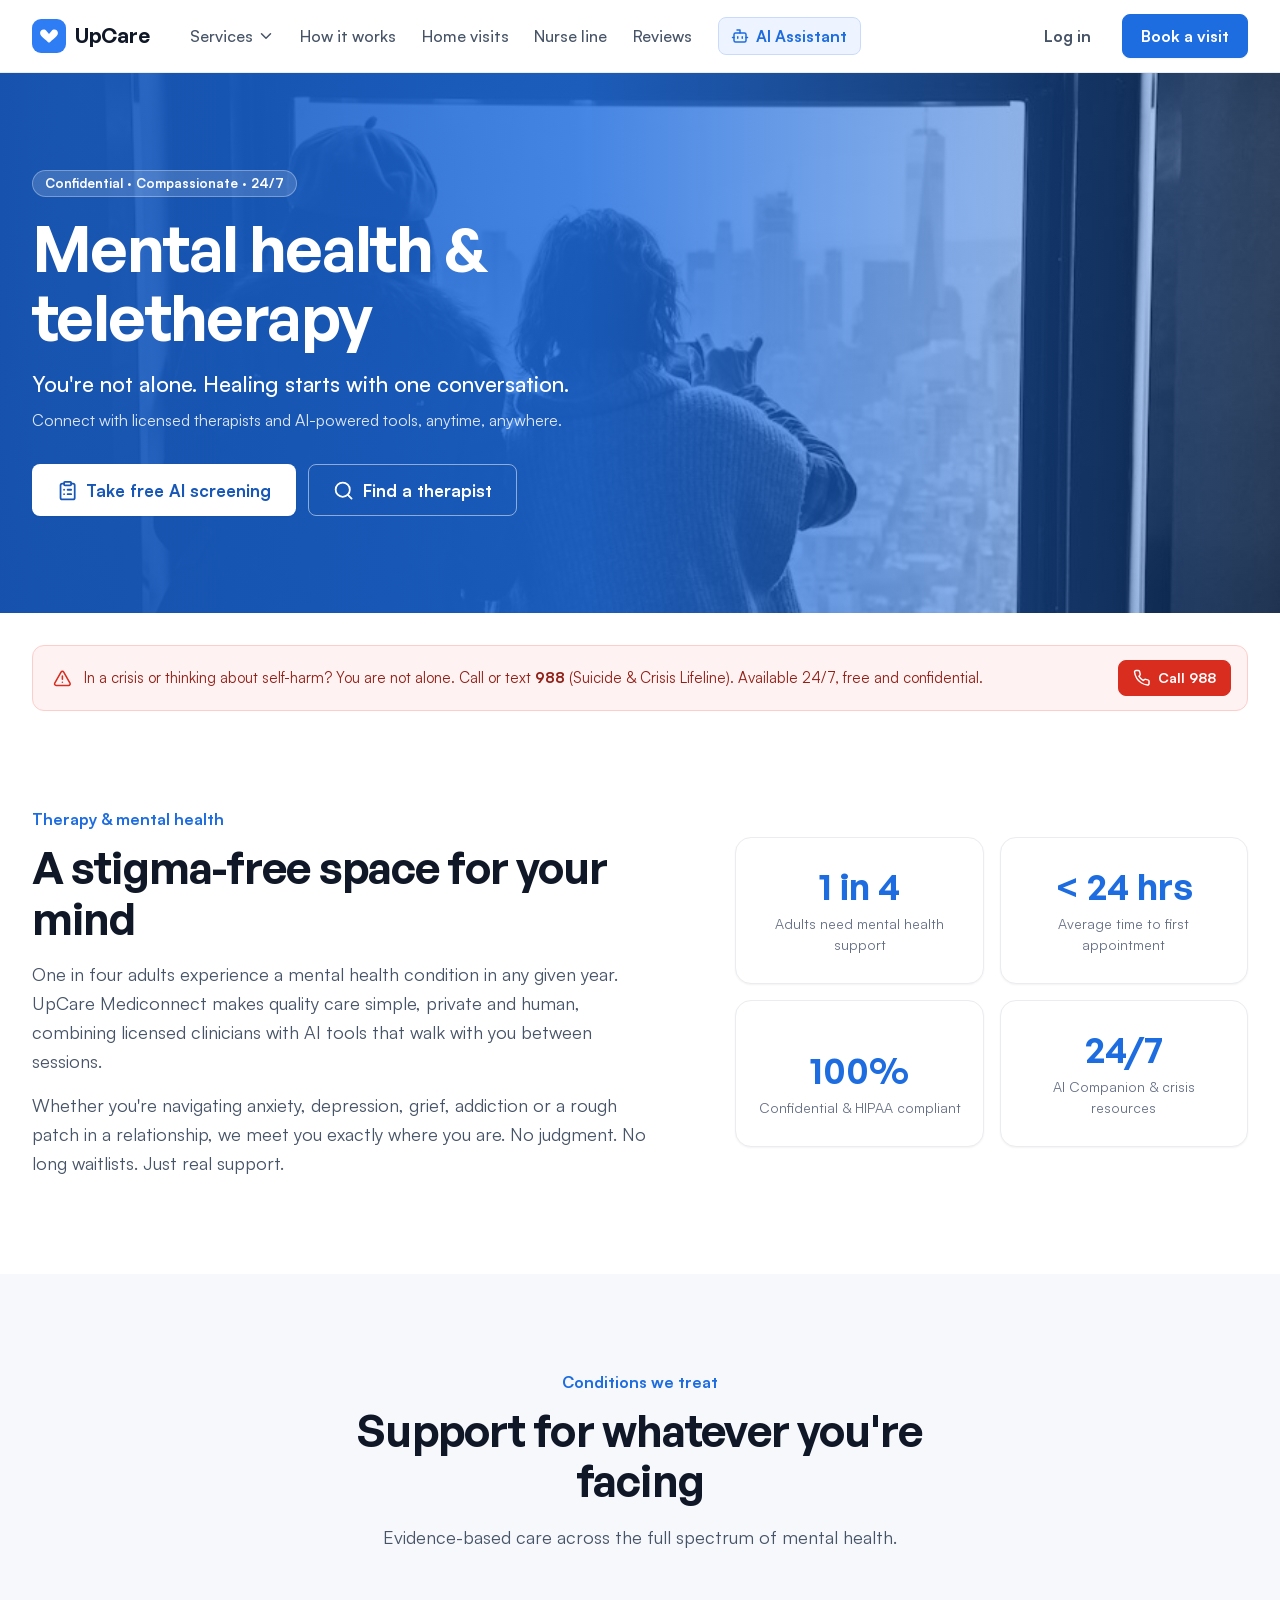
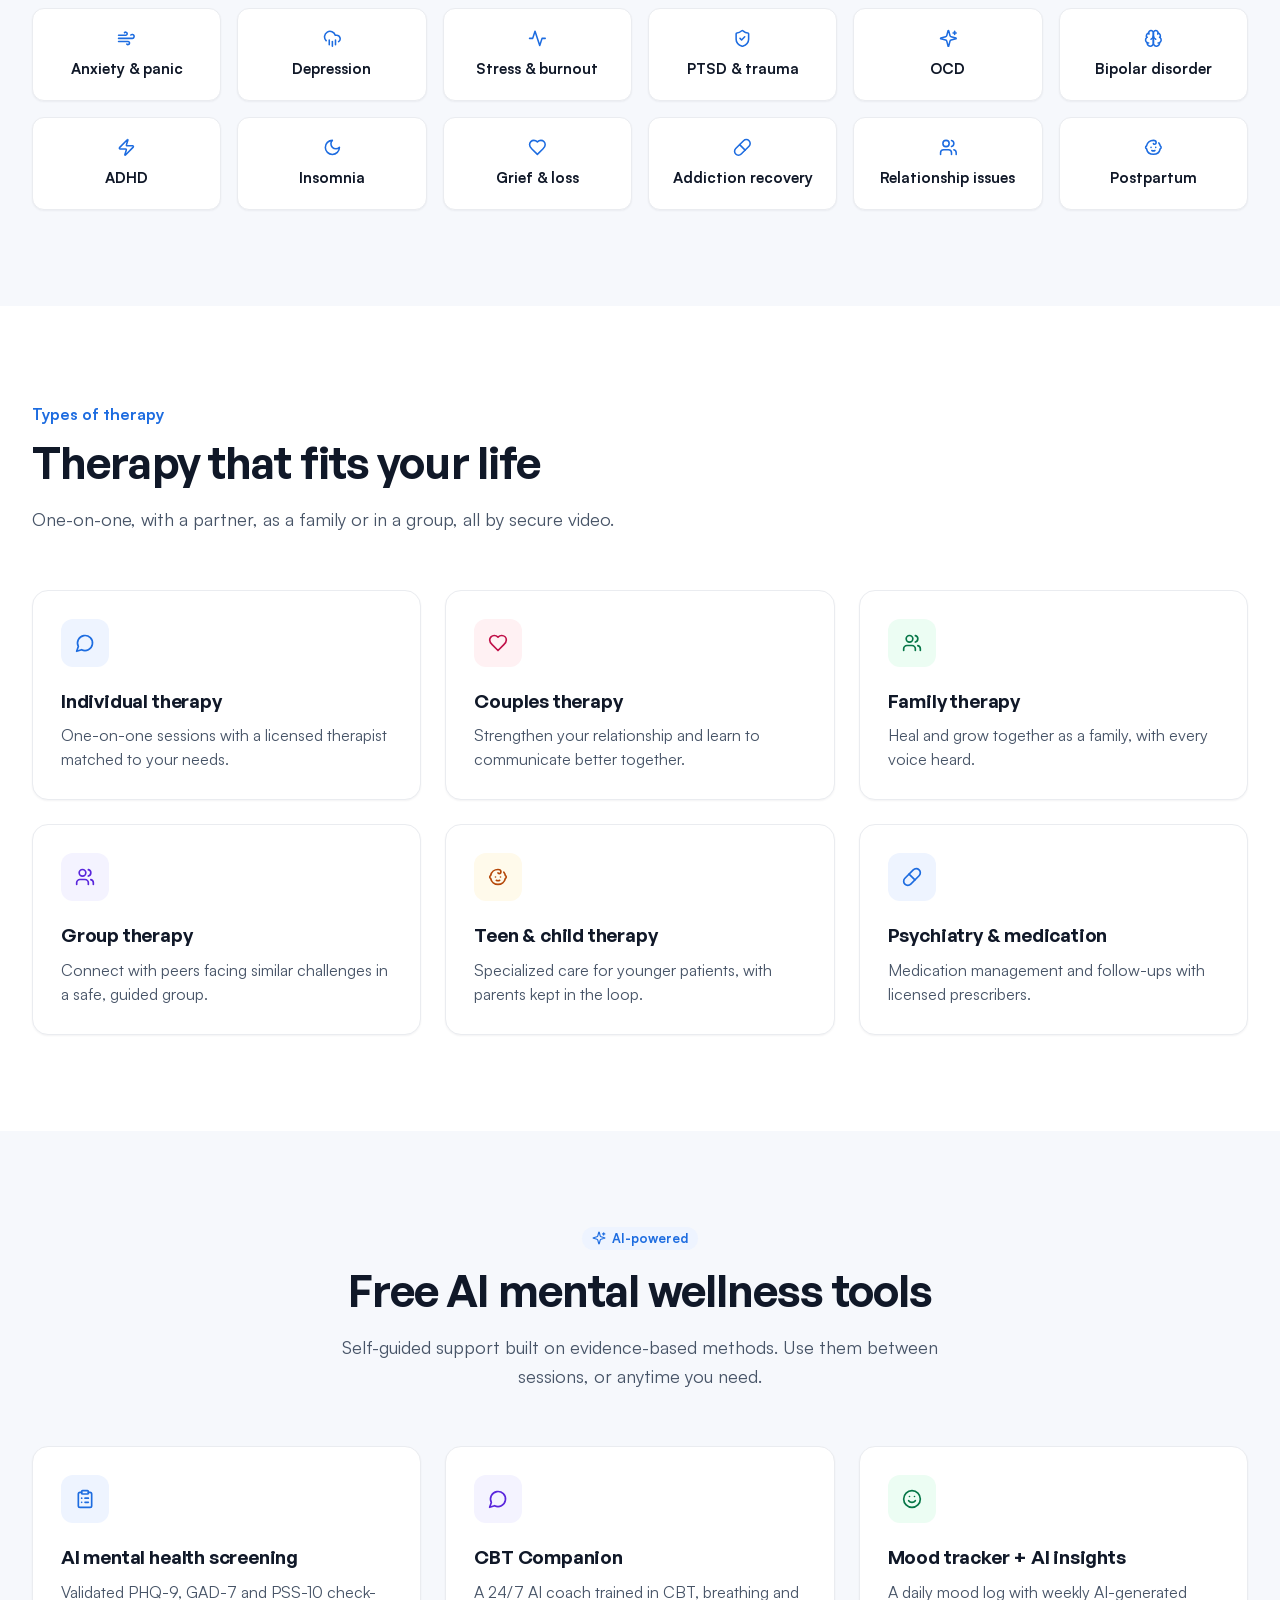
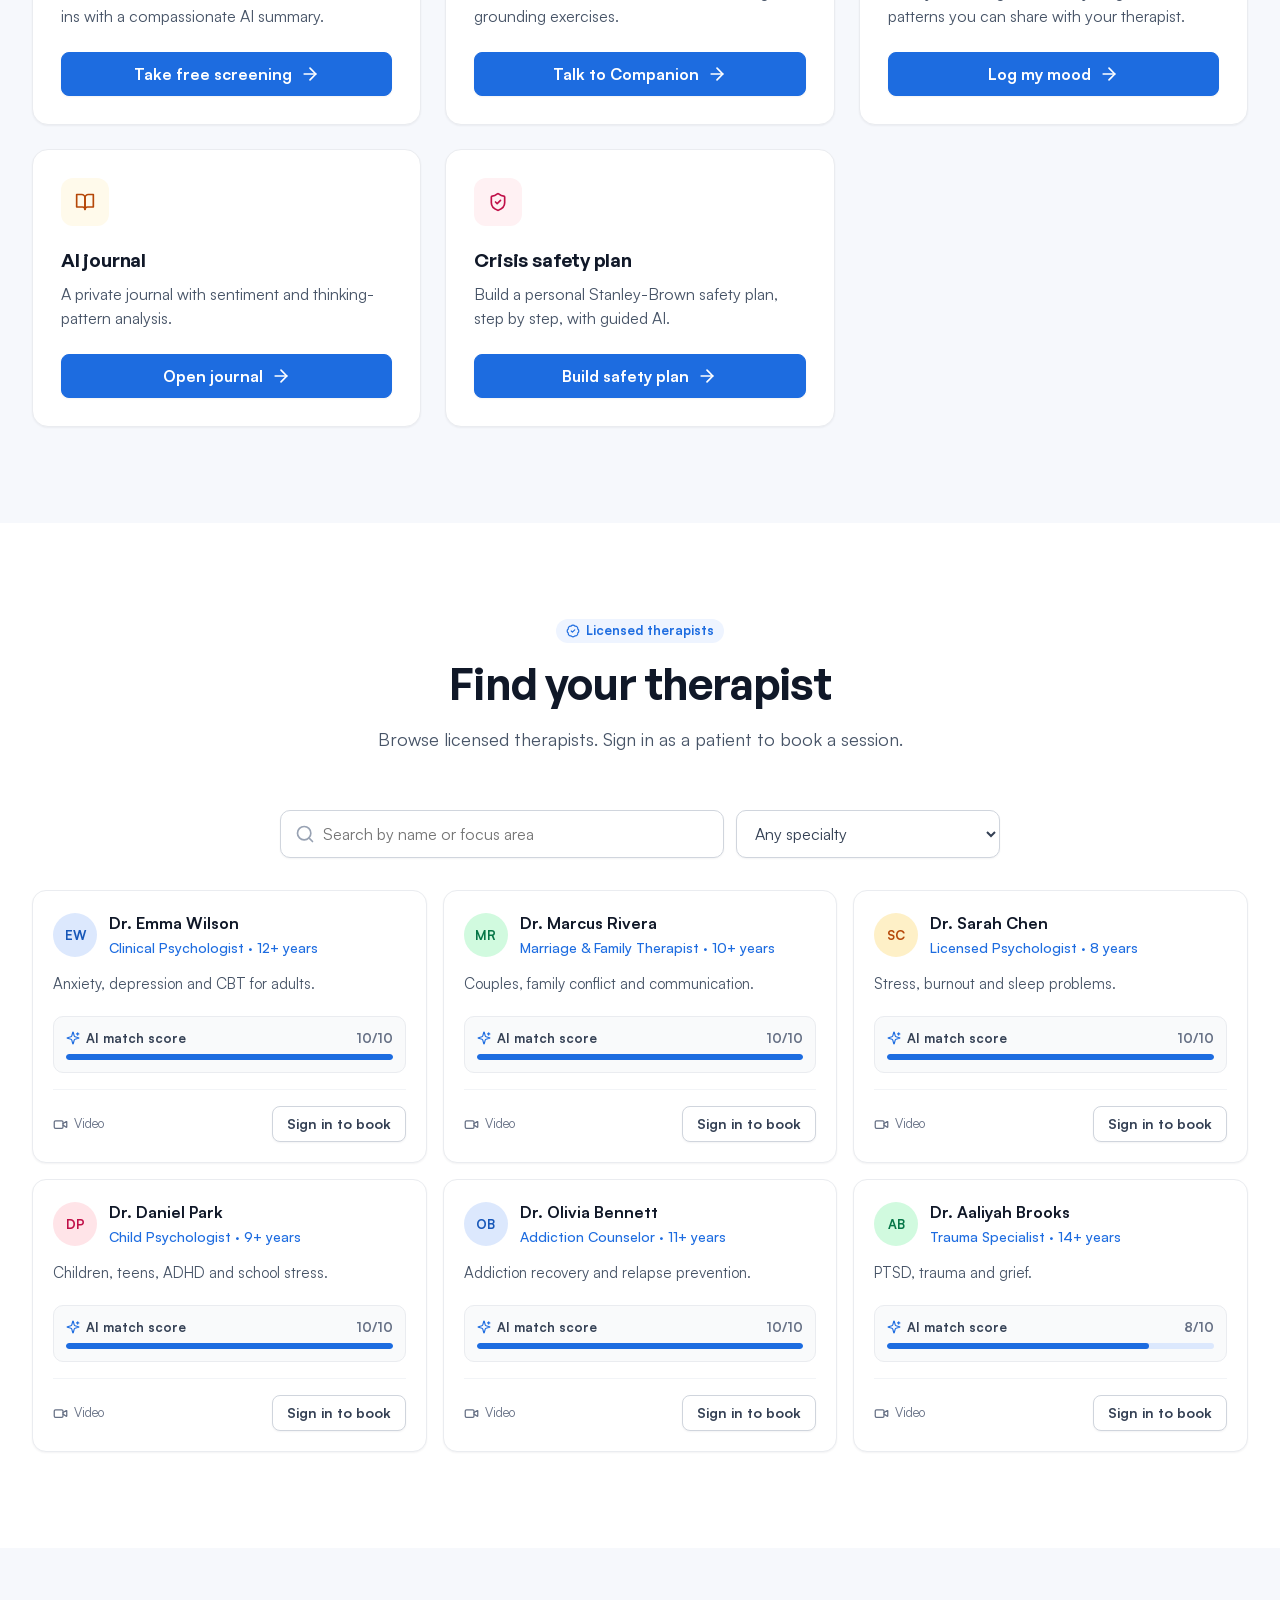
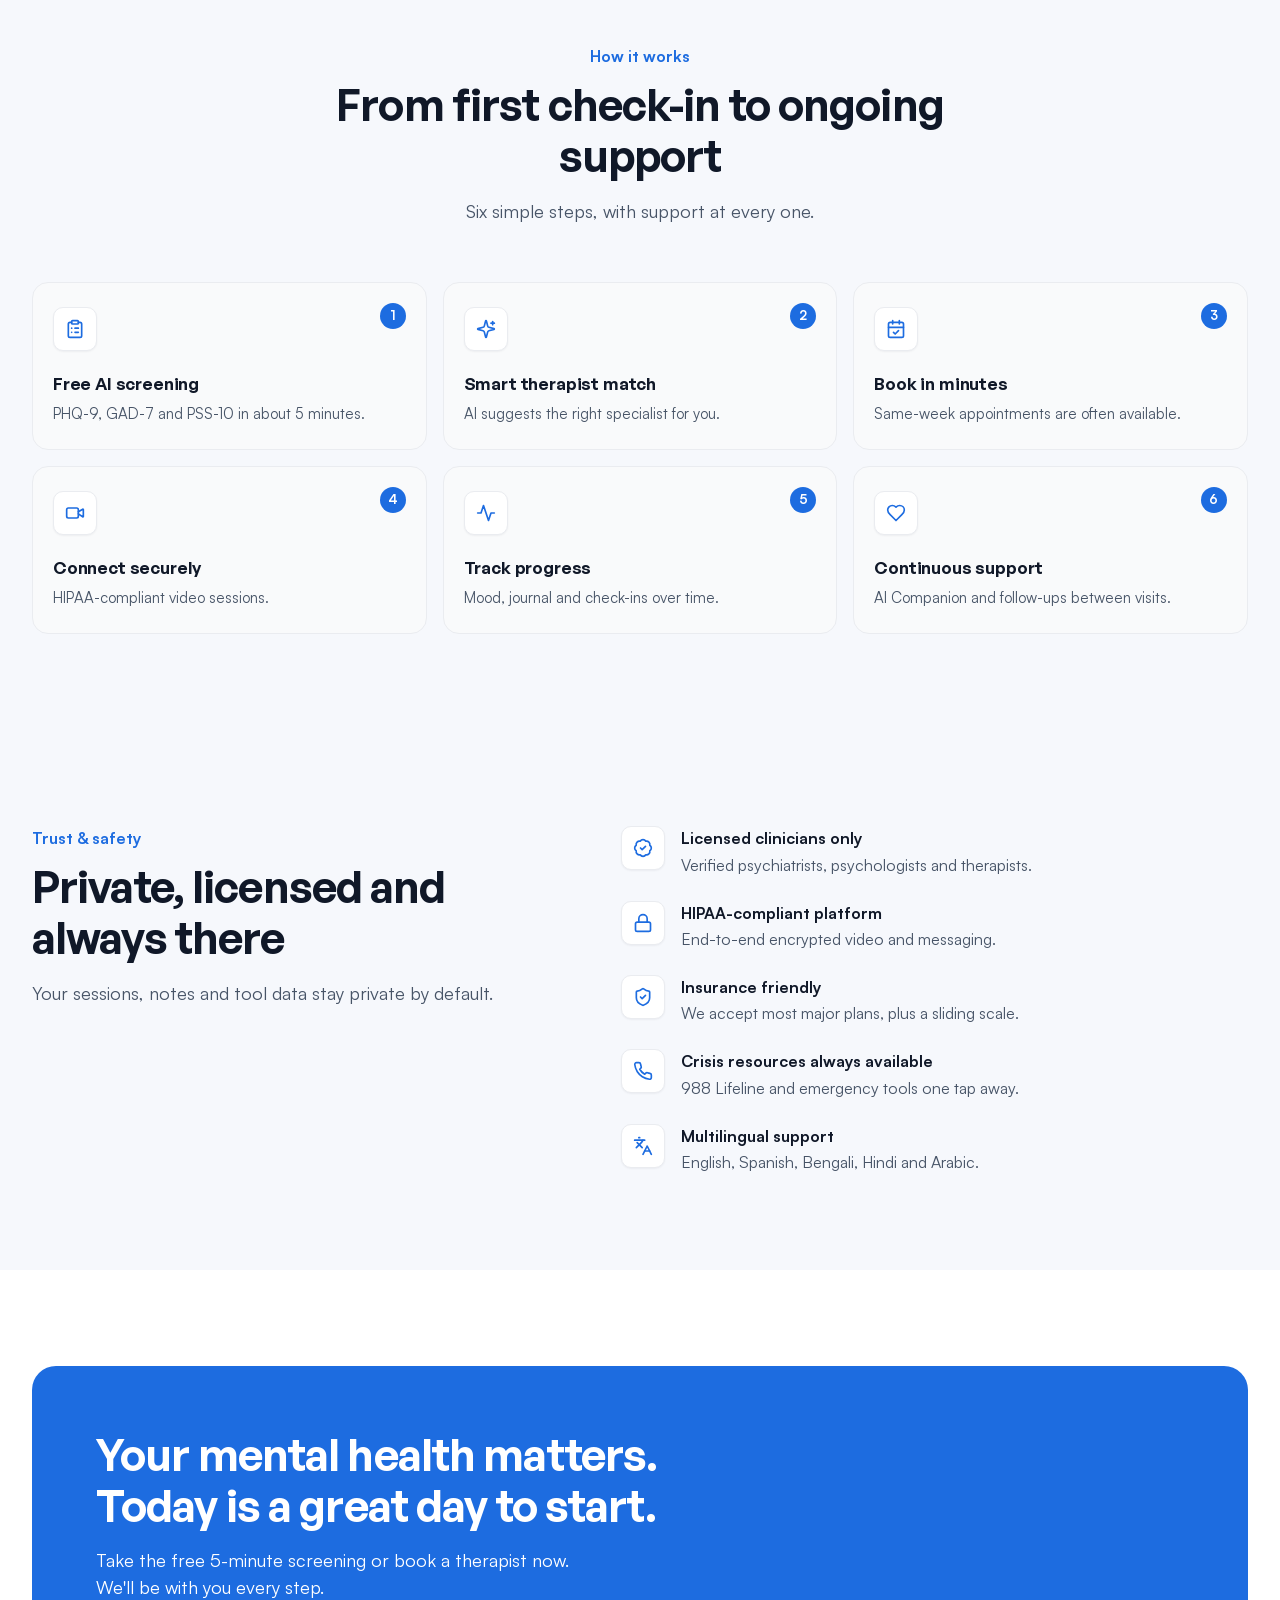
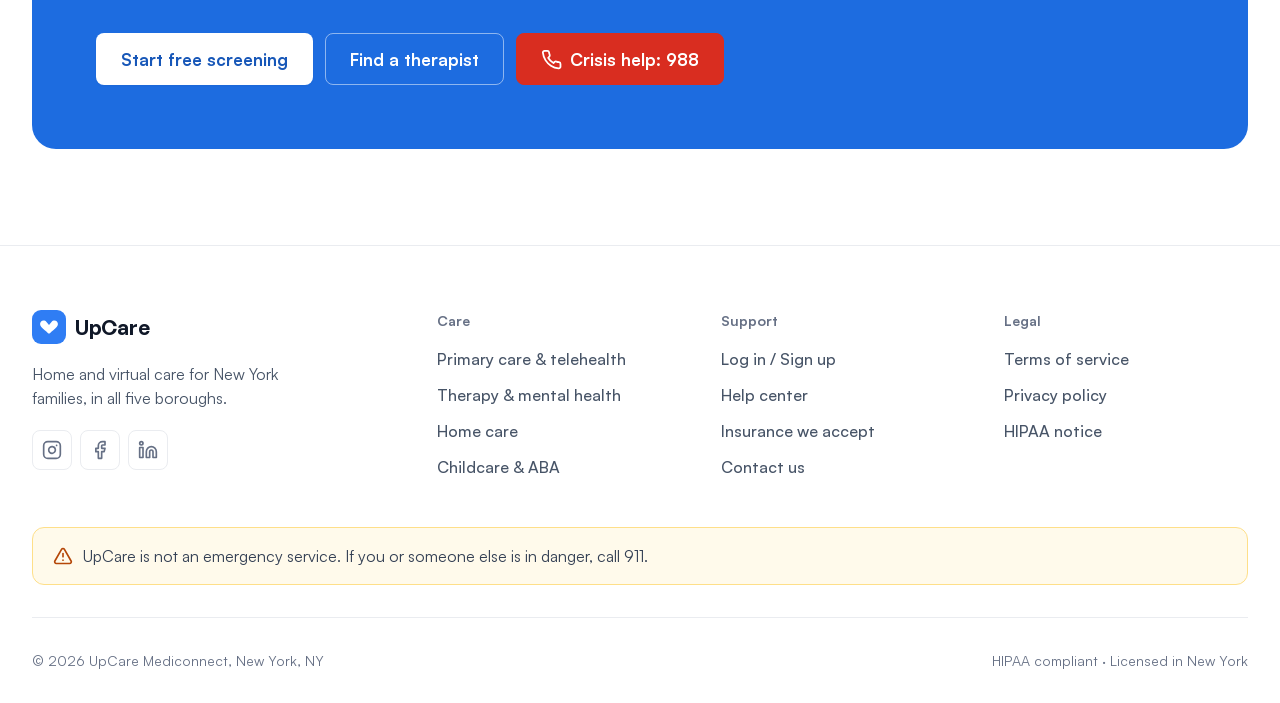
<file: mental-health.html>
<!DOCTYPE html>
<html lang="en">
<head>
  <meta charset="UTF-8" />
  <meta name="viewport" content="width=device-width, initial-scale=1.0" />
  <meta name="description" content="Mental health and teletherapy at UpCare Mediconnect: licensed therapists, free AI wellness tools and 24/7 crisis resources." />
  <meta name="theme-color" content="#FFFFFF" />
  <title>Mental Health &amp; Teletherapy | UpCare Mediconnect</title>

  <link rel="icon" href="assets/icons/favicon.svg" type="image/svg+xml" />
  <link rel="preload" href="assets/fonts/general-sans-600.woff2" as="font" type="font/woff2" crossorigin />
  <link rel="preload" href="assets/fonts/satoshi-500.woff2" as="font" type="font/woff2" crossorigin />
  <link rel="stylesheet" href="css/home.css" />
  <link rel="stylesheet" href="css/telehealth.css" />
  <link rel="stylesheet" href="css/mental-health.css" />

  <script>document.documentElement.classList.add('js');</script>
</head>
<body>

  <svg width="0" height="0" class="sprite" aria-hidden="true" focusable="false">
    <symbol id="i-ambulance" viewBox="0 0 24 24"><path d="M10 10H6" /><path d="M14 18V6a2 2 0 0 0-2-2H4a2 2 0 0 0-2 2v11a1 1 0 0 0 1 1h2" /><pathd="M19 18h2a1 1 0 0 0 1-1v-3.28a1 1 0 0 0-.684-.948l-1.923-.641a1 1 0 0 1-.578-.502l-1.539-3.076A1 1 0 0 0 16.382 8H14" /><path d="M8 8v4" /><path d="M9 18h6" /><circle cx="17" cy="18" r="2" /><circle cx="7" cy="18" r="2" /></symbol>
    <symbol id="i-baby" viewBox="0 0 24 24"><path d="M9 12h.01" /><path d="M15 12h.01" /><path d="M10 16c.5.3 1.2.5 2 .5s1.5-.2 2-.5" /><path d="M19 6.3a9 9 0 0 1 1.8 3.9 2 2 0 0 1 0 3.6 9 9 0 0 1-17.6 0 2 2 0 0 1 0-3.6A9 9 0 0 1 12 3c2 0 3.5 1.1 3.5 2.5s-.9 2.5-2 2.5c-.8 0-1.5-.4-1.5-1" /></symbol>
    <symbol id="i-badge-check" viewBox="0 0 24 24"><path d="M3.85 8.62a4 4 0 0 1 4.78-4.77 4 4 0 0 1 6.74 0 4 4 0 0 1 4.78 4.78 4 4 0 0 1 0 6.74 4 4 0 0 1-4.77 4.78 4 4 0 0 1-6.75 0 4 4 0 0 1-4.78-4.77 4 4 0 0 1 0-6.76Z" /><path d="m9 12 2 2 4-4" /></symbol>
    <symbol id="i-bone" viewBox="0 0 24 24"><path d="M17 10c.7-.7 1.69 0 2.5 0a2.5 2.5 0 1 0 0-5 .5.5 0 0 1-.5-.5 2.5 2.5 0 1 0-5 0c0 .81.7 1.8 0 2.5l-7 7c-.7.7-1.69 0-2.5 0a2.5 2.5 0 0 0 0 5c.28 0 .5.22.5.5a2.5 2.5 0 1 0 5 0c0-.81-.7-1.8 0-2.5Z" /></symbol>
    <symbol id="i-bot" viewBox="0 0 24 24"><path d="M12 8V4H8" /><rect width="16" height="12" x="4" y="8" rx="2" /><path d="M2 14h2" /><path d="M20 14h2" /><path d="M15 13v2" /><path d="M9 13v2" /></symbol>
    <symbol id="i-brain" viewBox="0 0 24 24"><path d="M12 5a3 3 0 1 0-5.997.125 4 4 0 0 0-2.526 5.77 4 4 0 0 0 .556 6.588A4 4 0 1 0 12 18Z" /><path d="M12 5a3 3 0 1 1 5.997.125 4 4 0 0 1 2.526 5.77 4 4 0 0 1-.556 6.588A4 4 0 1 1 12 18Z" /><path d="M15 13a4.5 4.5 0 0 1-3-4 4.5 4.5 0 0 1-3 4" /><path d="M17.599 6.5a3 3 0 0 0 .399-1.375" /><path d="M6.003 5.125A3 3 0 0 0 6.401 6.5" /><path d="M3.477 10.896a4 4 0 0 1 .585-.396" /><path d="M19.938 10.5a4 4 0 0 1 .585.396" /><path d="M6 18a4 4 0 0 1-1.967-.516" /><path d="M19.967 17.484A4 4 0 0 1 18 18" /></symbol>
    <symbol id="i-calendar" viewBox="0 0 24 24"><path d="M8 2v4" /><path d="M16 2v4" /><rect width="18" height="18" x="3" y="4" rx="2" /><path d="M3 10h18" /></symbol>
    <symbol id="i-calendar-check" viewBox="0 0 24 24"><path d="M8 2v4" /><path d="M16 2v4" /><rect width="18" height="18" x="3" y="4" rx="2" /><path d="M3 10h18" /><path d="m9 16 2 2 4-4" /></symbol>
    <symbol id="i-chevron-down" viewBox="0 0 24 24"><path d="m6 9 6 6 6-6" /></symbol>
    <symbol id="i-circle-check" viewBox="0 0 24 24"><circle cx="12" cy="12" r="10" /><path d="m9 12 2 2 4-4" /></symbol>
    <symbol id="i-clock" viewBox="0 0 24 24"><circle cx="12" cy="12" r="10" /><polyline points="12 6 12 12 16 14" /></symbol>
    <symbol id="i-credit-card" viewBox="0 0 24 24"><rect width="20" height="14" x="2" y="5" rx="2" /><line x1="2" x2="22" y1="10" y2="10" /></symbol>
    <symbol id="i-facebook" viewBox="0 0 24 24"><path d="M18 2h-3a5 5 0 0 0-5 5v3H7v4h3v8h4v-8h3l1-4h-4V7a1 1 0 0 1 1-1h3z" /></symbol>
    <symbol id="i-heart" viewBox="0 0 24 24"><path d="M19 14c1.49-1.46 3-3.21 3-5.5A5.5 5.5 0 0 0 16.5 3c-1.76 0-3 .5-4.5 2-1.5-1.5-2.74-2-4.5-2A5.5 5.5 0 0 0 2 8.5c0 2.3 1.5 4.05 3 5.5l7 7Z" /></symbol>
    <symbol id="i-heart-pulse" viewBox="0 0 24 24"><path d="M19 14c1.49-1.46 3-3.21 3-5.5A5.5 5.5 0 0 0 16.5 3c-1.76 0-3 .5-4.5 2-1.5-1.5-2.74-2-4.5-2A5.5 5.5 0 0 0 2 8.5c0 2.3 1.5 4.05 3 5.5l7 7Z" /><path d="M3.22 12H9.5l.5-1 2 4.5 2-7 1.5 3.5h5.27" /></symbol>
    <symbol id="i-instagram" viewBox="0 0 24 24"><rect width="20" height="20" x="2" y="2" rx="5" ry="5" /><path d="M16 11.37A4 4 0 1 1 12.63 8 4 4 0 0 1 16 11.37z" /><line x1="17.5" x2="17.51" y1="6.5" y2="6.5" /></symbol>
    <symbol id="i-languages" viewBox="0 0 24 24"><path d="m5 8 6 6" /><path d="m4 14 6-6 2-3" /><path d="M2 5h12" /><path d="M7 2h1" /><path d="m22 22-5-10-5 10" /><path d="M14 18h6" /></symbol>
    <symbol id="i-linkedin" viewBox="0 0 24 24"><path d="M16 8a6 6 0 0 1 6 6v7h-4v-7a2 2 0 0 0-2-2 2 2 0 0 0-2 2v7h-4v-7a6 6 0 0 1 6-6z" /><rect width="4" height="12" x="2" y="9" /><circle cx="4" cy="4" r="2" /></symbol>
    <symbol id="i-lock" viewBox="0 0 24 24"><rect width="18" height="11" x="3" y="11" rx="2" ry="2" /><path d="M7 11V7a5 5 0 0 1 10 0v4" /></symbol>
    <symbol id="i-mic" viewBox="0 0 24 24"><path d="M12 2a3 3 0 0 0-3 3v7a3 3 0 0 0 6 0V5a3 3 0 0 0-3-3Z" /><path d="M19 10v2a7 7 0 0 1-14 0v-2" /><line x1="12" x2="12" y1="19" y2="22" /></symbol>
    <symbol id="i-microscope" viewBox="0 0 24 24"><path d="M6 18h8" /><path d="M3 22h18" /><path d="M14 22a7 7 0 1 0 0-14h-1" /><path d="M9 14h2" /><path d="M9 12a2 2 0 0 1-2-2V6h6v4a2 2 0 0 1-2 2Z" /><path d="M12 6V3a1 1 0 0 0-1-1H9a1 1 0 0 0-1 1v3" /></symbol>
    <symbol id="i-monitor" viewBox="0 0 24 24"><rect width="20" height="14" x="2" y="3" rx="2" /><line x1="8" x2="16" y1="21" y2="21" /><line x1="12" x2="12" y1="17" y2="21" /></symbol>
    <symbol id="i-phone" viewBox="0 0 24 24"><path d="M22 16.92v3a2 2 0 0 1-2.18 2 19.79 19.79 0 0 1-8.63-3.07 19.5 19.5 0 0 1-6-6 19.79 19.79 0 0 1-3.07-8.67A2 2 0 0 1 4.11 2h3a2 2 0 0 1 2 1.72 12.84 12.84 0 0 0 .7 2.81 2 2 0 0 1-.45 2.11L8.09 9.91a16 16 0 0 0 6 6l1.27-1.27a2 2 0 0 1 2.11-.45 12.84 12.84 0 0 0 2.81.7A2 2 0 0 1 22 16.92z" /></symbol>
    <symbol id="i-pill" viewBox="0 0 24 24"><path d="m10.5 20.5 10-10a4.95 4.95 0 1 0-7-7l-10 10a4.95 4.95 0 1 0 7 7Z" /><path d="m8.5 8.5 7 7" /></symbol>
    <symbol id="i-scan-face" viewBox="0 0 24 24"><path d="M3 7V5a2 2 0 0 1 2-2h2" /><path d="M17 3h2a2 2 0 0 1 2 2v2" /><path d="M21 17v2a2 2 0 0 1-2 2h-2" /><path d="M7 21H5a2 2 0 0 1-2-2v-2" /><path d="M8 14s1.5 2 4 2 4-2 4-2" /><path d="M9 9h.01" /><path d="M15 9h.01" /></symbol>
    <symbol id="i-shield-check" viewBox="0 0 24 24"><path d="M20 13c0 5-3.5 7.5-7.66 8.95a1 1 0 0 1-.67-.01C7.5 20.5 4 18 4 13V6a1 1 0 0 1 1-1c2 0 4.5-1.2 6.24-2.72a1.17 1.17 0 0 1 1.52 0C14.51 3.81 17 5 19 5a1 1 0 0 1 1 1z" /><path d="m9 12 2 2 4-4" /></symbol>
    <symbol id="i-stethoscope" viewBox="0 0 24 24"><path d="M11 2v2" /><path d="M5 2v2" /><path d="M5 3H4a2 2 0 0 0-2 2v4a6 6 0 0 0 12 0V5a2 2 0 0 0-2-2h-1" /><path d="M8 15a6 6 0 0 0 12 0v-3" /><circle cx="20" cy="10" r="2" /></symbol>
    <symbol id="i-syringe" viewBox="0 0 24 24"><path d="m18 2 4 4" /><path d="m17 7 3-3" /><path d="M19 9 8.7 19.3c-1 1-2.5 1-3.4 0l-.6-.6c-1-1-1-2.5 0-3.4L15 5" /><path d="m9 11 4 4" /><path d="m5 19-3 3" /><path d="m14 4 6 6" /></symbol>
    <symbol id="i-triangle-alert" viewBox="0 0 24 24"><path d="m21.73 18-8-14a2 2 0 0 0-3.48 0l-8 14A2 2 0 0 0 4 21h16a2 2 0 0 0 1.73-3" /><path d="M12 9v4" /><path d="M12 17h.01" /></symbol>
    <symbol id="i-user-plus" viewBox="0 0 24 24"><path d="M16 21v-2a4 4 0 0 0-4-4H6a4 4 0 0 0-4 4v2" /><circle cx="9" cy="7" r="4" /><line x1="19" x2="19" y1="8" y2="14" /><line x1="22" x2="16" y1="11" y2="11" /></symbol>
    <symbol id="i-video" viewBox="0 0 24 24"><path d="m16 13 5.223 3.482a.5.5 0 0 0 .777-.416V7.87a.5.5 0 0 0-.752-.432L16 10.5" /><rect x="2" y="6" width="14" height="12" rx="2" /></symbol>
    <symbol id="i-activity" viewBox="0 0 24 24"><path d="M22 12h-4l-3 9L9 3l-3 9H2" /></symbol>
    <symbol id="i-arrow-right" viewBox="0 0 24 24"><path d="M5 12h14" /><path d="m12 5 7 7-7 7" /></symbol>
    <symbol id="i-book" viewBox="0 0 24 24"><path d="M2 3h6a4 4 0 0 1 4 4v14a3 3 0 0 0-3-3H2z" /><path d="M22 3h-6a4 4 0 0 0-4 4v14a3 3 0 0 1 3-3h7z" /></symbol>
    <symbol id="i-clipboard" viewBox="0 0 24 24"><rect width="8" height="4" x="8" y="2" rx="1" /><path d="M16 4h2a2 2 0 0 1 2 2v14a2 2 0 0 1-2 2H6a2 2 0 0 1-2-2V6a2 2 0 0 1 2-2h2" /><path d="M12 11h4" /><path d="M12 16h4" /><path d="M8 11h.01" /><path d="M8 16h.01" /></symbol>
    <symbol id="i-cloud-rain" viewBox="0 0 24 24"><path d="M4 14.9A7 7 0 1 1 15.7 8h1.8a4.5 4.5 0 0 1 2.5 8.2" /><path d="M16 14v6" /><path d="M8 14v6" /><path d="M12 16v6" /></symbol>
    <symbol id="i-message" viewBox="0 0 24 24"><path d="M7.9 20A9 9 0 1 0 4 16.1L2 22Z" /></symbol>
    <symbol id="i-moon" viewBox="0 0 24 24"><path d="M12 3a6 6 0 0 0 9 9 9 9 0 1 1-9-9Z" /></symbol>
    <symbol id="i-search" viewBox="0 0 24 24"><circle cx="11" cy="11" r="8" /><path d="m21 21-4.3-4.3" /></symbol>
    <symbol id="i-smile" viewBox="0 0 24 24"><circle cx="12" cy="12" r="10" /><path d="M8 14s1.5 2 4 2 4-2 4-2" /><line x1="9" x2="9.01" y1="9" y2="9" /><line x1="15" x2="15.01" y1="9" y2="9" /></symbol>
    <symbol id="i-sparkles" viewBox="0 0 24 24"><path d="M9.94 15.5A2 2 0 0 0 8.5 14.06l-6.14-1.58a.5.5 0 0 1 0-.96L8.5 9.94A2 2 0 0 0 9.94 8.5l1.58-6.14a.5.5 0 0 1 .96 0l1.58 6.14a2 2 0 0 0 1.44 1.44l6.14 1.58a.5.5 0 0 1 0 .96l-6.14 1.58a2 2 0 0 0-1.44 1.44l-1.58 6.14a.5.5 0 0 1-.96 0z" /><path d="M20 3v4" /><path d="M22 5h-4" /></symbol>
    <symbol id="i-users" viewBox="0 0 24 24"><path d="M16 21v-2a4 4 0 0 0-4-4H6a4 4 0 0 0-4 4v2" /><circle cx="9" cy="7" r="4" /><path d="M22 21v-2a4 4 0 0 0-3-3.87" /><path d="M16 3.13a4 4 0 0 1 0 7.75" /></symbol>
    <symbol id="i-wind" viewBox="0 0 24 24"><path d="M17.7 7.7a2.5 2.5 0 1 1 1.8 4.3H2" /><path d="M9.6 4.6A2 2 0 1 1 11 8H2" /><path d="M12.6 19.4A2 2 0 1 0 14 16H2" /></symbol>
    <symbol id="i-zap" viewBox="0 0 24 24"><path d="M4 14a1 1 0 0 1-.78-1.63l9.9-10.2a.5.5 0 0 1 .86.46l-1.92 6.02A1 1 0 0 0 13 10h7a1 1 0 0 1 .78 1.63l-9.9 10.2a.5.5 0 0 1-.86-.46l1.92-6.02A1 1 0 0 0 11 14z" /></symbol>
  </svg>

  <svg width="0" height="0" class="sprite sprite--custom" aria-hidden="true" focusable="false">
    <symbol id="s-heart" viewBox="0 0 32 32"><path d="M16 24c-.4 0-.8-.15-1.1-.43-1.5-1.35-2.9-2.55-4.15-3.6C7.2 17.1 5 15.25 5 12.4 5 10 6.9 8.1 9.3 8.1c1.4 0 2.75.65 3.6 1.7l3.1 3.65 3.1-3.65c.85-1.05 2.2-1.7 3.6-1.7 2.4 0 4.3 1.9 4.3 4.3 0 2.85-2.2 4.7-5.75 7.57-1.25 1.05-2.65 2.25-4.15 3.6-.3.28-.7.43-1.1.43z" /></symbol>
    <symbol id="s-signal" viewBox="0 0 18 12"><rect x="0" y="8" width="3" height="4" rx="1" /><rect x="5" y="5.5" width="3" height="6.5" rx="1" /><rect x="10" y="3" width="3" height="9" rx="1" /><rect x="15" y="0" width="3" height="12" rx="1" /></symbol>
    <symbol id="s-wifi" viewBox="0 0 16 12"><path d="M8 2.6c2.3 0 4.4.9 6 2.4l1.2-1.3A10.5 10.5 0 0 0 8 .8 10.5 10.5 0 0 0 .8 3.7L2 5c1.6-1.5 3.7-2.4 6-2.4Zm0 3.6c1.3 0 2.5.5 3.4 1.3l1.2-1.3A6.7 6.7 0 0 0 8 4.4c-1.8 0-3.4.7-4.6 1.8l1.2 1.3c.9-.8 2.1-1.3 3.4-1.3Zm0 3.5c-.5 0-1 .2-1.3.5L8 11.5l1.3-1.3c-.3-.3-.8-.5-1.3-.5Z" /></symbol>
    <symbol id="s-battery" viewBox="0 0 27 12"><rect x="0.5" y="0.5" width="23" height="11" rx="3.2" fill="none" stroke="currentColor" opacity=".4" /><rect x="2" y="2" width="20" height="8" rx="2" /><path d="M25 4v4c.8-.3 1.4-1.1 1.4-2s-.6-1.7-1.4-2Z" opacity=".45" /></symbol>
  </svg>

  <a href="#main" class="skip-link">Skip to main content</a>

  <!-- Navigation -->
  <header class="nav" id="nav">
    <div class="container nav__inner">
      <a href="index.html" class="logo" aria-label="UpCare Mediconnect, home">
        <span class="logo__mark"><svg aria-hidden="true"><use href="#s-heart" /></svg></span>
        <span class="logo__word">UpCare</span>
      </a>

      <nav class="navbar__menu" id="navbarMenu" aria-label="Primary">
        <ul class="nav__links">
          <li class="navbar__dropdown">
            <button type="button" class="navbar__dropdown-toggle" aria-expanded="false" aria-controls="servicesMenu">
              Services <svg class="icon dropdown-icon" aria-hidden="true"><use href="#i-chevron-down" /></svg>
            </button>
            <ul class="navbar__dropdown-menu" id="servicesMenu">
              <li><a href="telehealth.html"><strong>Primary care &amp; telehealth</strong><span>Check-ups, sick visits, prescriptions</span></a></li>
              <li><a href="mental-health.html" aria-current="page"><strong>Therapy &amp; mental health</strong><span>Weekly sessions by video</span></a></li>
              <li><a href="home-care.html"><strong>Home care</strong><span>Support for parents at home</span></a></li>
              <li><a href="index.html#services"><strong>Childcare &amp; ABA therapy</strong><span>For little ones and kids who learn differently</span></a></li>
            </ul>
          </li>
          <li><a href="index.html#how">How it works</a></li>
          <li><a href="index.html#home-visits">Home visits</a></li>
          <li><a href="index.html#nurse">Nurse line</a></li>
          <li><a href="index.html#stories">Reviews</a></li>
          <li>
            <a href="ai-assistant.html" class="nav__ai">
              <svg class="icon" aria-hidden="true"><use href="#i-bot" /></svg> AI Assistant
            </a>
          </li>
        </ul>

        <div class="nav__actions">
          <a href="#" class="btn btn--ghost">Log in</a>
          <a href="index.html#book" class="btn btn--primary">Book a visit</a>
        </div>
      </nav>

      <button class="navbar__toggle" id="navbarToggle" aria-label="Open menu" aria-controls="navbarMenu" aria-expanded="false">
        <span></span>
        <span></span>
      </button>
    </div>
  </header>

  <main id="main">

    <!-- Hero -->
    <section class="mh-hero">
      <img class="mh-hero__img" src="assets/images/window.jpg" alt="" width="1600" height="1067" />
      <div class="container mh-hero__inner">
        <p class="mh-hero__tag" data-reveal>Confidential · Compassionate · 24/7</p>
        <h1 class="mh-hero__title" data-reveal>Mental health &amp; teletherapy</h1>
        <p class="mh-hero__lede" data-reveal>You're not alone. Healing starts with one conversation.</p>
        <p class="mh-hero__sub" data-reveal>Connect with licensed therapists and AI-powered tools, anytime, anywhere.</p>
        <div class="hero__actions" data-reveal>
          <a href="#ai-tools" class="btn btn--white btn--lg"><svg class="icon" aria-hidden="true"><use href="#i-clipboard" /></svg> Take free AI screening</a>
          <a href="#therapists" class="btn btn--outline-white btn--lg"><svg class="icon" aria-hidden="true"><use href="#i-search" /></svg> Find a therapist</a>
        </div>
      </div>
    </section>

    <!-- Crisis banner -->
    <div class="container">
      <div class="crisis" role="note">
        <svg class="icon" aria-hidden="true"><use href="#i-triangle-alert" /></svg>
        <p>In a crisis or thinking about self-harm? You are not alone. Call or text <strong>988</strong> (Suicide &amp; Crisis Lifeline). Available 24/7, free and confidential.</p>
        <a href="tel:988" class="btn btn--danger btn--sm"><svg class="icon" aria-hidden="true"><use href="#i-phone" /></svg> Call 988</a>
      </div>
    </div>

    <!-- Intro + stats -->
    <section class="section" id="about">
      <div class="container mh-intro">
        <div>
          <p class="eyebrow" data-reveal>Therapy &amp; mental health</p>
          <h2 class="section__title" data-reveal>A stigma-free space for your mind</h2>
          <p class="section__sub" data-reveal>One in four adults experience a mental health condition in any given year. UpCare Mediconnect makes quality care simple, private and human, combining licensed clinicians with AI tools that walk with you between sessions.</p>
          <p class="section__sub" data-reveal>Whether you're navigating anxiety, depression, grief, addiction or a rough patch in a relationship, we meet you exactly where you are. No judgment. No long waitlists. Just real support.</p>
        </div>
        <dl class="mh-stats">
          <div data-reveal><dt>Adults need mental health support</dt><dd>1 in 4</dd></div>
          <div data-reveal><dt>Average time to first appointment</dt><dd>&lt; 24 hrs</dd></div>
          <div data-reveal><dt>Confidential &amp; HIPAA compliant</dt><dd>100%</dd></div>
          <div data-reveal><dt>AI Companion &amp; crisis resources</dt><dd>24/7</dd></div>
        </dl>
      </div>
    </section>

    <!-- Conditions -->
    <section class="section mh-soft" id="conditions">
      <div class="container">
        <div class="section__head section__head--center">
          <p class="eyebrow" data-reveal>Conditions we treat</p>
          <h2 class="section__title" data-reveal>Support for whatever you're facing</h2>
          <p class="section__sub" data-reveal>Evidence-based care across the full spectrum of mental health.</p>
        </div>
        <ul class="cond-grid">
          <li data-reveal><svg class="icon" aria-hidden="true"><use href="#i-wind" /></svg>Anxiety &amp; panic</li>
          <li data-reveal><svg class="icon" aria-hidden="true"><use href="#i-cloud-rain" /></svg>Depression</li>
          <li data-reveal><svg class="icon" aria-hidden="true"><use href="#i-activity" /></svg>Stress &amp; burnout</li>
          <li data-reveal><svg class="icon" aria-hidden="true"><use href="#i-shield-check" /></svg>PTSD &amp; trauma</li>
          <li data-reveal><svg class="icon" aria-hidden="true"><use href="#i-sparkles" /></svg>OCD</li>
          <li data-reveal><svg class="icon" aria-hidden="true"><use href="#i-brain" /></svg>Bipolar disorder</li>
          <li data-reveal><svg class="icon" aria-hidden="true"><use href="#i-zap" /></svg>ADHD</li>
          <li data-reveal><svg class="icon" aria-hidden="true"><use href="#i-moon" /></svg>Insomnia</li>
          <li data-reveal><svg class="icon" aria-hidden="true"><use href="#i-heart" /></svg>Grief &amp; loss</li>
          <li data-reveal><svg class="icon" aria-hidden="true"><use href="#i-pill" /></svg>Addiction recovery</li>
          <li data-reveal><svg class="icon" aria-hidden="true"><use href="#i-users" /></svg>Relationship issues</li>
          <li data-reveal><svg class="icon" aria-hidden="true"><use href="#i-baby" /></svg>Postpartum</li>
        </ul>
      </div>
    </section>

    <!-- Therapy types -->
    <section class="section" id="therapy-types">
      <div class="container">
        <div class="section__head">
          <p class="eyebrow" data-reveal>Types of therapy</p>
          <h2 class="section__title" data-reveal>Therapy that fits your life</h2>
          <p class="section__sub" data-reveal>One-on-one, with a partner, as a family or in a group, all by secure video.</p>
        </div>
        <ul class="care-grid">
          <li class="care-card" data-reveal>
            <span class="care-card__icon care-card__icon--blue"><svg class="icon" aria-hidden="true"><use href="#i-message" /></svg></span>
            <h3>Individual therapy</h3>
            <p>One-on-one sessions with a licensed therapist matched to your needs.</p>
          </li>
          <li class="care-card" data-reveal>
            <span class="care-card__icon care-card__icon--rose"><svg class="icon" aria-hidden="true"><use href="#i-heart" /></svg></span>
            <h3>Couples therapy</h3>
            <p>Strengthen your relationship and learn to communicate better together.</p>
          </li>
          <li class="care-card" data-reveal>
            <span class="care-card__icon care-card__icon--green"><svg class="icon" aria-hidden="true"><use href="#i-users" /></svg></span>
            <h3>Family therapy</h3>
            <p>Heal and grow together as a family, with every voice heard.</p>
          </li>
          <li class="care-card" data-reveal>
            <span class="care-card__icon care-card__icon--violet"><svg class="icon" aria-hidden="true"><use href="#i-users" /></svg></span>
            <h3>Group therapy</h3>
            <p>Connect with peers facing similar challenges in a safe, guided group.</p>
          </li>
          <li class="care-card" data-reveal>
            <span class="care-card__icon care-card__icon--amber"><svg class="icon" aria-hidden="true"><use href="#i-baby" /></svg></span>
            <h3>Teen &amp; child therapy</h3>
            <p>Specialized care for younger patients, with parents kept in the loop.</p>
          </li>
          <li class="care-card" data-reveal>
            <span class="care-card__icon care-card__icon--blue"><svg class="icon" aria-hidden="true"><use href="#i-pill" /></svg></span>
            <h3>Psychiatry &amp; medication</h3>
            <p>Medication management and follow-ups with licensed prescribers.</p>
          </li>
        </ul>
      </div>
    </section>

    <!-- AI tools -->
    <section class="section mh-soft" id="ai-tools">
      <div class="container">
        <div class="section__head section__head--center">
          <span class="badge badge--blue mh-pill" data-reveal><svg class="icon" aria-hidden="true"><use href="#i-sparkles" /></svg> AI-powered</span>
          <h2 class="section__title" data-reveal>Free AI mental wellness tools</h2>
          <p class="section__sub" data-reveal>Self-guided support built on evidence-based methods. Use them between sessions, or anytime you need.</p>
        </div>
        <ul class="tool-grid">
          <li class="tool" data-reveal>
            <span class="care-card__icon care-card__icon--blue"><svg class="icon" aria-hidden="true"><use href="#i-clipboard" /></svg></span>
            <h3>AI mental health screening</h3>
            <p>Validated PHQ-9, GAD-7 and PSS-10 check-ins with a compassionate AI summary.</p>
            <a href="ai-assistant.html" class="btn btn--primary">Take free screening <svg class="icon" aria-hidden="true"><use href="#i-arrow-right" /></svg></a>
          </li>
          <li class="tool" data-reveal>
            <span class="care-card__icon care-card__icon--violet"><svg class="icon" aria-hidden="true"><use href="#i-message" /></svg></span>
            <h3>CBT Companion</h3>
            <p>A 24/7 AI coach trained in CBT, breathing and grounding exercises.</p>
            <a href="ai-assistant.html" class="btn btn--primary">Talk to Companion <svg class="icon" aria-hidden="true"><use href="#i-arrow-right" /></svg></a>
          </li>
          <li class="tool" data-reveal>
            <span class="care-card__icon care-card__icon--green"><svg class="icon" aria-hidden="true"><use href="#i-smile" /></svg></span>
            <h3>Mood tracker + AI insights</h3>
            <p>A daily mood log with weekly AI-generated patterns you can share with your therapist.</p>
            <a href="#" class="btn btn--primary">Log my mood <svg class="icon" aria-hidden="true"><use href="#i-arrow-right" /></svg></a>
          </li>
          <li class="tool" data-reveal>
            <span class="care-card__icon care-card__icon--amber"><svg class="icon" aria-hidden="true"><use href="#i-book" /></svg></span>
            <h3>AI journal</h3>
            <p>A private journal with sentiment and thinking-pattern analysis.</p>
            <a href="#" class="btn btn--primary">Open journal <svg class="icon" aria-hidden="true"><use href="#i-arrow-right" /></svg></a>
          </li>
          <li class="tool" data-reveal>
            <span class="care-card__icon care-card__icon--rose"><svg class="icon" aria-hidden="true"><use href="#i-shield-check" /></svg></span>
            <h3>Crisis safety plan</h3>
            <p>Build a personal Stanley-Brown safety plan, step by step, with guided AI.</p>
            <a href="#" class="btn btn--primary">Build safety plan <svg class="icon" aria-hidden="true"><use href="#i-arrow-right" /></svg></a>
          </li>
        </ul>
      </div>
    </section>

    <!-- Therapists -->
    <section class="section" id="therapists">
      <div class="container">
        <div class="section__head section__head--center">
          <span class="badge badge--blue mh-pill" data-reveal><svg class="icon" aria-hidden="true"><use href="#i-badge-check" /></svg> Licensed therapists</span>
          <h2 class="section__title" data-reveal>Find your therapist</h2>
          <p class="section__sub" data-reveal>Browse licensed therapists. Sign in as a patient to book a session.</p>
        </div>

        <div class="th-filter" data-reveal>
          <label class="th-search">
            <span class="visually-hidden">Search therapists</span>
            <svg class="icon" aria-hidden="true"><use href="#i-search" /></svg>
            <input type="search" id="thSearch" placeholder="Search by name or focus area" autocomplete="off" />
          </label>
          <label class="th-select">
            <span class="visually-hidden">Filter by specialty</span>
            <select id="thSpecialty">
              <option value="">Any specialty</option>
              <option>Clinical Psychologist</option>
              <option>Marriage &amp; Family Therapist</option>
              <option>Psychologist</option>
              <option>Child Psychologist</option>
              <option>Addiction Counselor</option>
              <option>Trauma Specialist</option>
            </select>
          </label>
        </div>

        <ul class="docs th-grid" id="thList">
          <li class="doc" data-reveal data-specialty="Clinical Psychologist" data-search="emma wilson anxiety depression cbt">
            <div class="doc__top"><span class="av av--blue" aria-hidden="true">EW</span><div><span class="doc__name">Dr. Emma Wilson</span><span class="doc__role">Clinical Psychologist · 12+ years</span></div></div>
            <p class="doc__exp">Anxiety, depression and CBT for adults.</p>
            <div class="match"><span class="match__label"><svg class="icon" aria-hidden="true"><use href="#i-sparkles" /></svg> AI match score</span><span>10/10</span><span class="match__bar"><span style="width:100%"></span></span></div>
            <div class="doc__foot"><span class="doc__mode"><svg class="icon" aria-hidden="true"><use href="#i-video" /></svg> Video</span><a href="#" class="btn btn--secondary btn--sm">Sign in to book</a></div>
          </li>
          <li class="doc" data-reveal data-specialty="Marriage &amp; Family Therapist" data-search="marcus rivera couples family relationship">
            <div class="doc__top"><span class="av av--green" aria-hidden="true">MR</span><div><span class="doc__name">Dr. Marcus Rivera</span><span class="doc__role">Marriage &amp; Family Therapist · 10+ years</span></div></div>
            <p class="doc__exp">Couples, family conflict and communication.</p>
            <div class="match"><span class="match__label"><svg class="icon" aria-hidden="true"><use href="#i-sparkles" /></svg> AI match score</span><span>10/10</span><span class="match__bar"><span style="width:100%"></span></span></div>
            <div class="doc__foot"><span class="doc__mode"><svg class="icon" aria-hidden="true"><use href="#i-video" /></svg> Video</span><a href="#" class="btn btn--secondary btn--sm">Sign in to book</a></div>
          </li>
          <li class="doc" data-reveal data-specialty="Psychologist" data-search="sarah chen stress burnout insomnia">
            <div class="doc__top"><span class="av av--amber" aria-hidden="true">SC</span><div><span class="doc__name">Dr. Sarah Chen</span><span class="doc__role">Licensed Psychologist · 8 years</span></div></div>
            <p class="doc__exp">Stress, burnout and sleep problems.</p>
            <div class="match"><span class="match__label"><svg class="icon" aria-hidden="true"><use href="#i-sparkles" /></svg> AI match score</span><span>10/10</span><span class="match__bar"><span style="width:100%"></span></span></div>
            <div class="doc__foot"><span class="doc__mode"><svg class="icon" aria-hidden="true"><use href="#i-video" /></svg> Video</span><a href="#" class="btn btn--secondary btn--sm">Sign in to book</a></div>
          </li>
          <li class="doc" data-reveal data-specialty="Child Psychologist" data-search="daniel park child teen adhd">
            <div class="doc__top"><span class="av av--rose" aria-hidden="true">DP</span><div><span class="doc__name">Dr. Daniel Park</span><span class="doc__role">Child Psychologist · 9+ years</span></div></div>
            <p class="doc__exp">Children, teens, ADHD and school stress.</p>
            <div class="match"><span class="match__label"><svg class="icon" aria-hidden="true"><use href="#i-sparkles" /></svg> AI match score</span><span>10/10</span><span class="match__bar"><span style="width:100%"></span></span></div>
            <div class="doc__foot"><span class="doc__mode"><svg class="icon" aria-hidden="true"><use href="#i-video" /></svg> Video</span><a href="#" class="btn btn--secondary btn--sm">Sign in to book</a></div>
          </li>
          <li class="doc" data-reveal data-specialty="Addiction Counselor" data-search="olivia bennett addiction recovery substance">
            <div class="doc__top"><span class="av av--blue" aria-hidden="true">OB</span><div><span class="doc__name">Dr. Olivia Bennett</span><span class="doc__role">Addiction Counselor · 11+ years</span></div></div>
            <p class="doc__exp">Addiction recovery and relapse prevention.</p>
            <div class="match"><span class="match__label"><svg class="icon" aria-hidden="true"><use href="#i-sparkles" /></svg> AI match score</span><span>10/10</span><span class="match__bar"><span style="width:100%"></span></span></div>
            <div class="doc__foot"><span class="doc__mode"><svg class="icon" aria-hidden="true"><use href="#i-video" /></svg> Video</span><a href="#" class="btn btn--secondary btn--sm">Sign in to book</a></div>
          </li>
          <li class="doc" data-reveal data-specialty="Trauma Specialist" data-search="aaliyah brooks trauma ptsd grief">
            <div class="doc__top"><span class="av av--green" aria-hidden="true">AB</span><div><span class="doc__name">Dr. Aaliyah Brooks</span><span class="doc__role">Trauma Specialist · 14+ years</span></div></div>
            <p class="doc__exp">PTSD, trauma and grief.</p>
            <div class="match"><span class="match__label"><svg class="icon" aria-hidden="true"><use href="#i-sparkles" /></svg> AI match score</span><span>8/10</span><span class="match__bar"><span style="width:80%"></span></span></div>
            <div class="doc__foot"><span class="doc__mode"><svg class="icon" aria-hidden="true"><use href="#i-video" /></svg> Video</span><a href="#" class="btn btn--secondary btn--sm">Sign in to book</a></div>
          </li>
        </ul>
        <p class="th-empty" id="thEmpty" hidden>No therapists match that search. Try another name or specialty.</p>
      </div>
    </section>

    <!-- How it works -->
    <section class="section how" id="how-therapy">
      <div class="container">
        <div class="section__head section__head--center">
          <p class="eyebrow" data-reveal>How it works</p>
          <h2 class="section__title" data-reveal>From first check-in to ongoing support</h2>
          <p class="section__sub" data-reveal>Six simple steps, with support at every one.</p>
        </div>
        <ol class="tele-steps mh-steps">
          <li data-reveal><span class="flow__num">1</span><span class="tele-steps__icon"><svg class="icon" aria-hidden="true"><use href="#i-clipboard" /></svg></span><h3>Free AI screening</h3><p>PHQ-9, GAD-7 and PSS-10 in about 5 minutes.</p></li>
          <li data-reveal><span class="flow__num">2</span><span class="tele-steps__icon"><svg class="icon" aria-hidden="true"><use href="#i-sparkles" /></svg></span><h3>Smart therapist match</h3><p>AI suggests the right specialist for you.</p></li>
          <li data-reveal><span class="flow__num">3</span><span class="tele-steps__icon"><svg class="icon" aria-hidden="true"><use href="#i-calendar-check" /></svg></span><h3>Book in minutes</h3><p>Same-week appointments are often available.</p></li>
          <li data-reveal><span class="flow__num">4</span><span class="tele-steps__icon"><svg class="icon" aria-hidden="true"><use href="#i-video" /></svg></span><h3>Connect securely</h3><p>HIPAA-compliant video sessions.</p></li>
          <li data-reveal><span class="flow__num">5</span><span class="tele-steps__icon"><svg class="icon" aria-hidden="true"><use href="#i-activity" /></svg></span><h3>Track progress</h3><p>Mood, journal and check-ins over time.</p></li>
          <li data-reveal><span class="flow__num">6</span><span class="tele-steps__icon"><svg class="icon" aria-hidden="true"><use href="#i-heart" /></svg></span><h3>Continuous support</h3><p>AI Companion and follow-ups between visits.</p></li>
        </ol>
      </div>
    </section>

    <!-- Trust & safety -->
    <section class="section" id="why">
      <div class="container why-grid">
        <div>
          <p class="eyebrow" data-reveal>Trust &amp; safety</p>
          <h2 class="section__title" data-reveal>Private, licensed and always there</h2>
          <p class="section__sub" data-reveal>Your sessions, notes and tool data stay private by default.</p>
        </div>
        <ul class="features why-list">
          <li data-reveal><span class="features__icon"><svg class="icon" aria-hidden="true"><use href="#i-badge-check" /></svg></span><div><strong>Licensed clinicians only</strong><p>Verified psychiatrists, psychologists and therapists.</p></div></li>
          <li data-reveal><span class="features__icon"><svg class="icon" aria-hidden="true"><use href="#i-lock" /></svg></span><div><strong>HIPAA-compliant platform</strong><p>End-to-end encrypted video and messaging.</p></div></li>
          <li data-reveal><span class="features__icon"><svg class="icon" aria-hidden="true"><use href="#i-shield-check" /></svg></span><div><strong>Insurance friendly</strong><p>We accept most major plans, plus a sliding scale.</p></div></li>
          <li data-reveal><span class="features__icon"><svg class="icon" aria-hidden="true"><use href="#i-phone" /></svg></span><div><strong>Crisis resources always available</strong><p>988 Lifeline and emergency tools one tap away.</p></div></li>
          <li data-reveal><span class="features__icon"><svg class="icon" aria-hidden="true"><use href="#i-languages" /></svg></span><div><strong>Multilingual support</strong><p>English, Spanish, Bengali, Hindi and Arabic.</p></div></li>
        </ul>
      </div>
    </section>

    <!-- CTA -->
    <section class="cta" id="book">
      <div class="container">
        <div class="cta__panel cta__panel--simple" data-reveal>
          <div class="cta__copy">
            <h2>Your mental health matters. Today is a great day to start.</h2>
            <p>Take the free 5-minute screening or book a therapist now. We'll be with you every step.</p>
            <div class="cta__actions">
              <a href="#ai-tools" class="btn btn--white btn--lg">Start free screening</a>
              <a href="#therapists" class="btn btn--outline-white btn--lg">Find a therapist</a>
              <a href="tel:988" class="btn btn--danger btn--lg"><svg class="icon" aria-hidden="true"><use href="#i-phone" /></svg> Crisis help: 988</a>
            </div>
          </div>
        </div>
      </div>
    </section>

  </main>

  <footer class="footer">
    <div class="container">
      <div class="footer__grid">
        <div class="footer__brand">
          <a href="index.html" class="logo" aria-label="UpCare Mediconnect, home">
            <span class="logo__mark"><svg aria-hidden="true"><use href="#s-heart" /></svg></span>
            <span class="logo__word">UpCare</span>
          </a>
          <p>Home and virtual care for New York families, in all five boroughs.</p>
          <div class="footer__socials">
            <a href="#" aria-label="UpCare on Instagram"><svg class="icon" aria-hidden="true"><use href="#i-instagram" /></svg></a>
            <a href="#" aria-label="UpCare on Facebook"><svg class="icon" aria-hidden="true"><use href="#i-facebook" /></svg></a>
            <a href="#" aria-label="UpCare on LinkedIn"><svg class="icon" aria-hidden="true"><use href="#i-linkedin" /></svg></a>
          </div>
        </div>

        <div class="footer__col">
          <h2>Care</h2>
          <ul>
            <li><a href="telehealth.html">Primary care &amp; telehealth</a></li>
            <li><a href="mental-health.html">Therapy &amp; mental health</a></li>
            <li><a href="home-care.html">Home care</a></li>
            <li><a href="index.html#services">Childcare &amp; ABA</a></li>
          </ul>
        </div>

        <div class="footer__col">
          <h2>Support</h2>
          <ul>
            <li><a href="#">Log in / Sign up</a></li>
            <li><a href="#">Help center</a></li>
            <li><a href="#">Insurance we accept</a></li>
            <li><a href="#">Contact us</a></li>
          </ul>
        </div>

        <div class="footer__col">
          <h2>Legal</h2>
          <ul>
            <li><a href="#">Terms of service</a></li>
            <li><a href="#">Privacy policy</a></li>
            <li><a href="#">HIPAA notice</a></li>
          </ul>
        </div>
      </div>

      <p class="footer__emergency">
        <svg class="icon" aria-hidden="true"><use href="#i-triangle-alert" /></svg>
        UpCare is not an emergency service. If you or someone else is in danger, call 911.
      </p>

      <div class="footer__bottom">
        <p>&copy; 2026 UpCare Mediconnect, New York, NY</p>
        <p>HIPAA compliant · Licensed in New York</p>
      </div>
    </div>
  </footer>

  <script src="js/main.js"></script>
  <script src="js/home.js"></script>
  <script src="js/mental-health.js"></script>
</body>
</html>
</file>
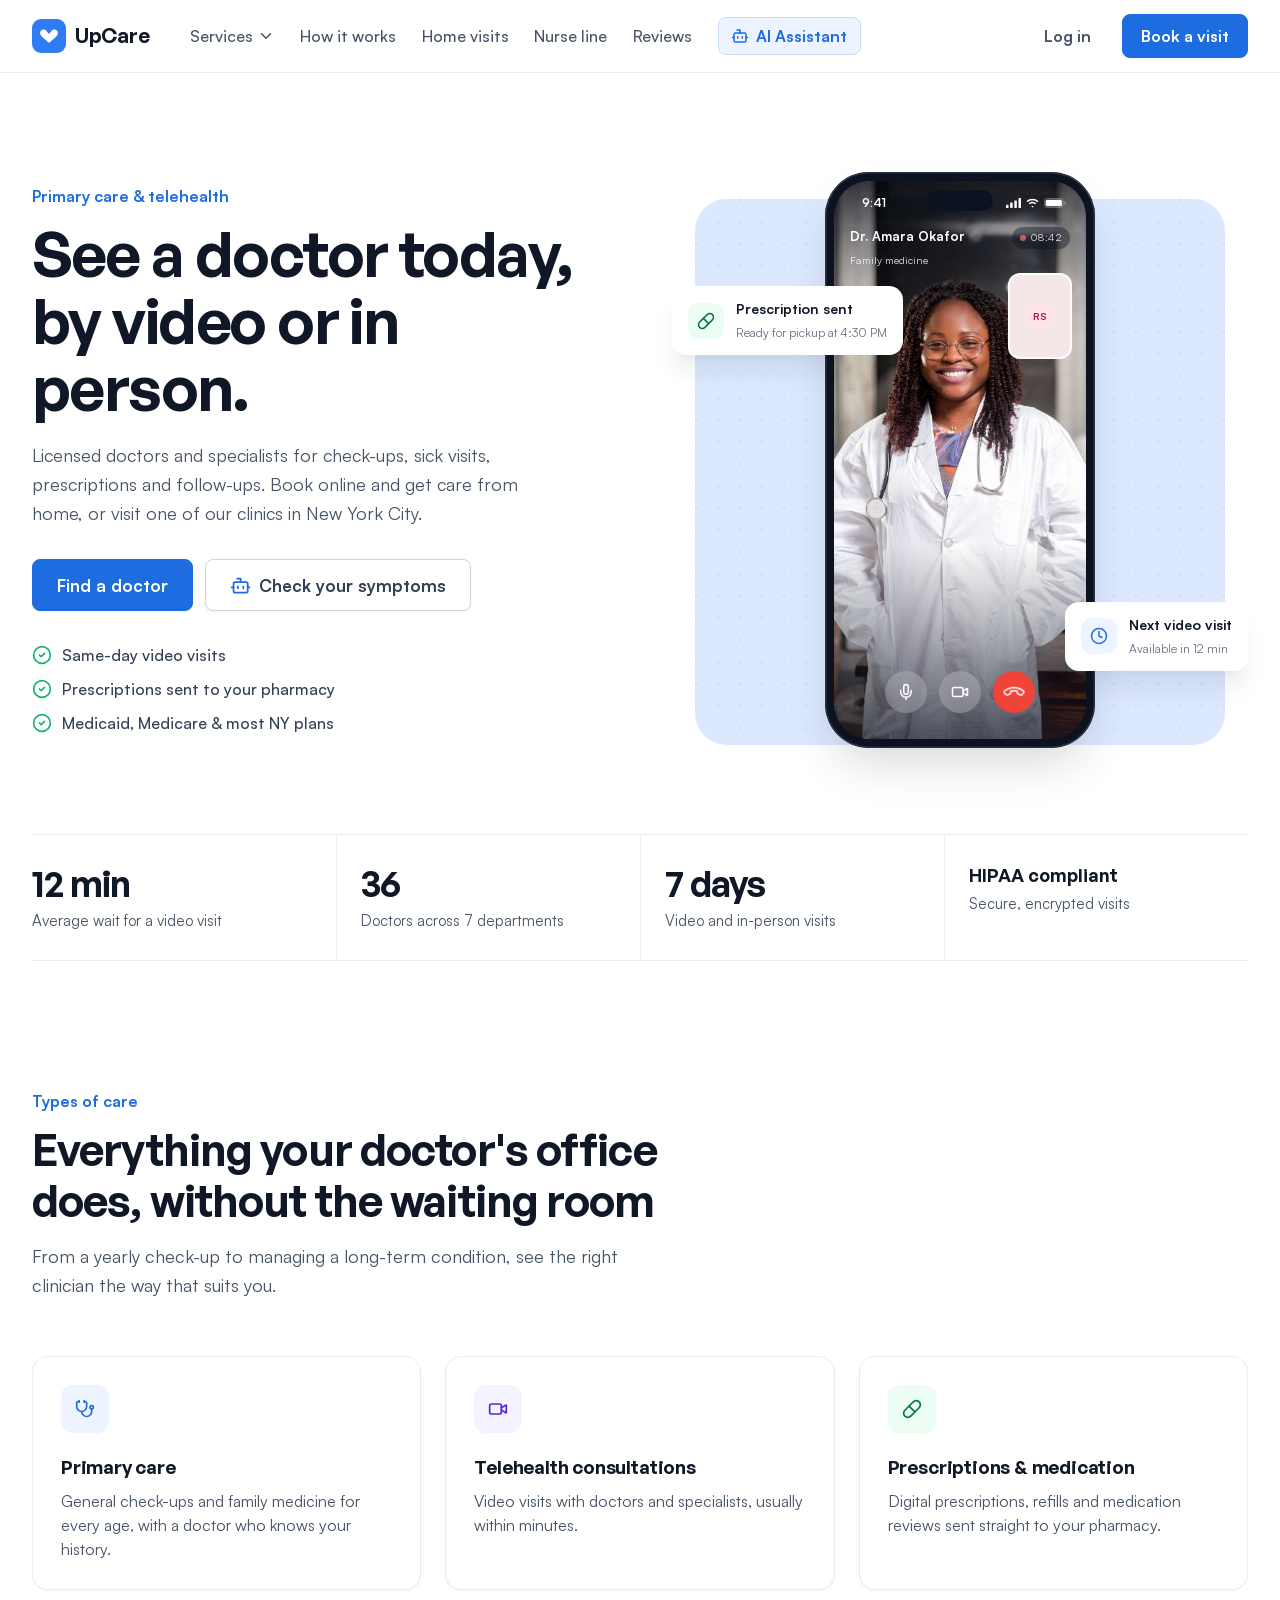
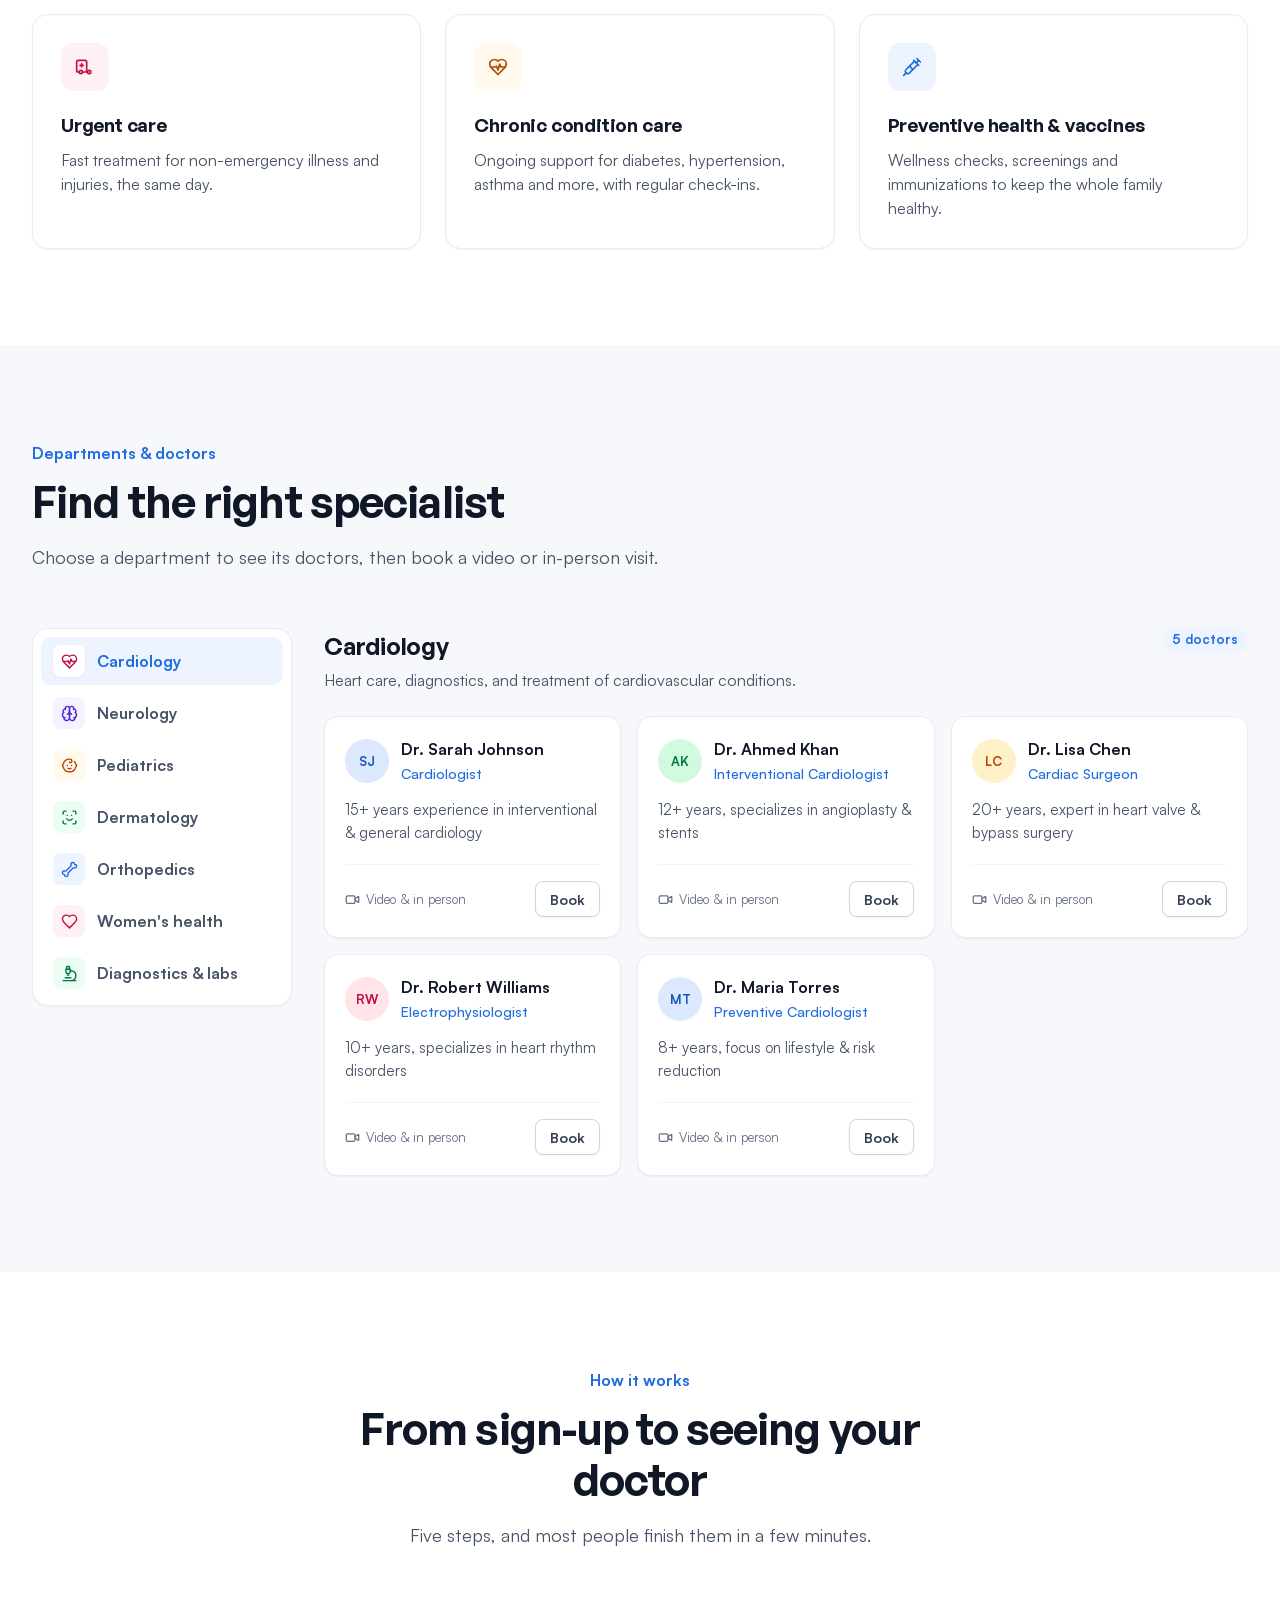
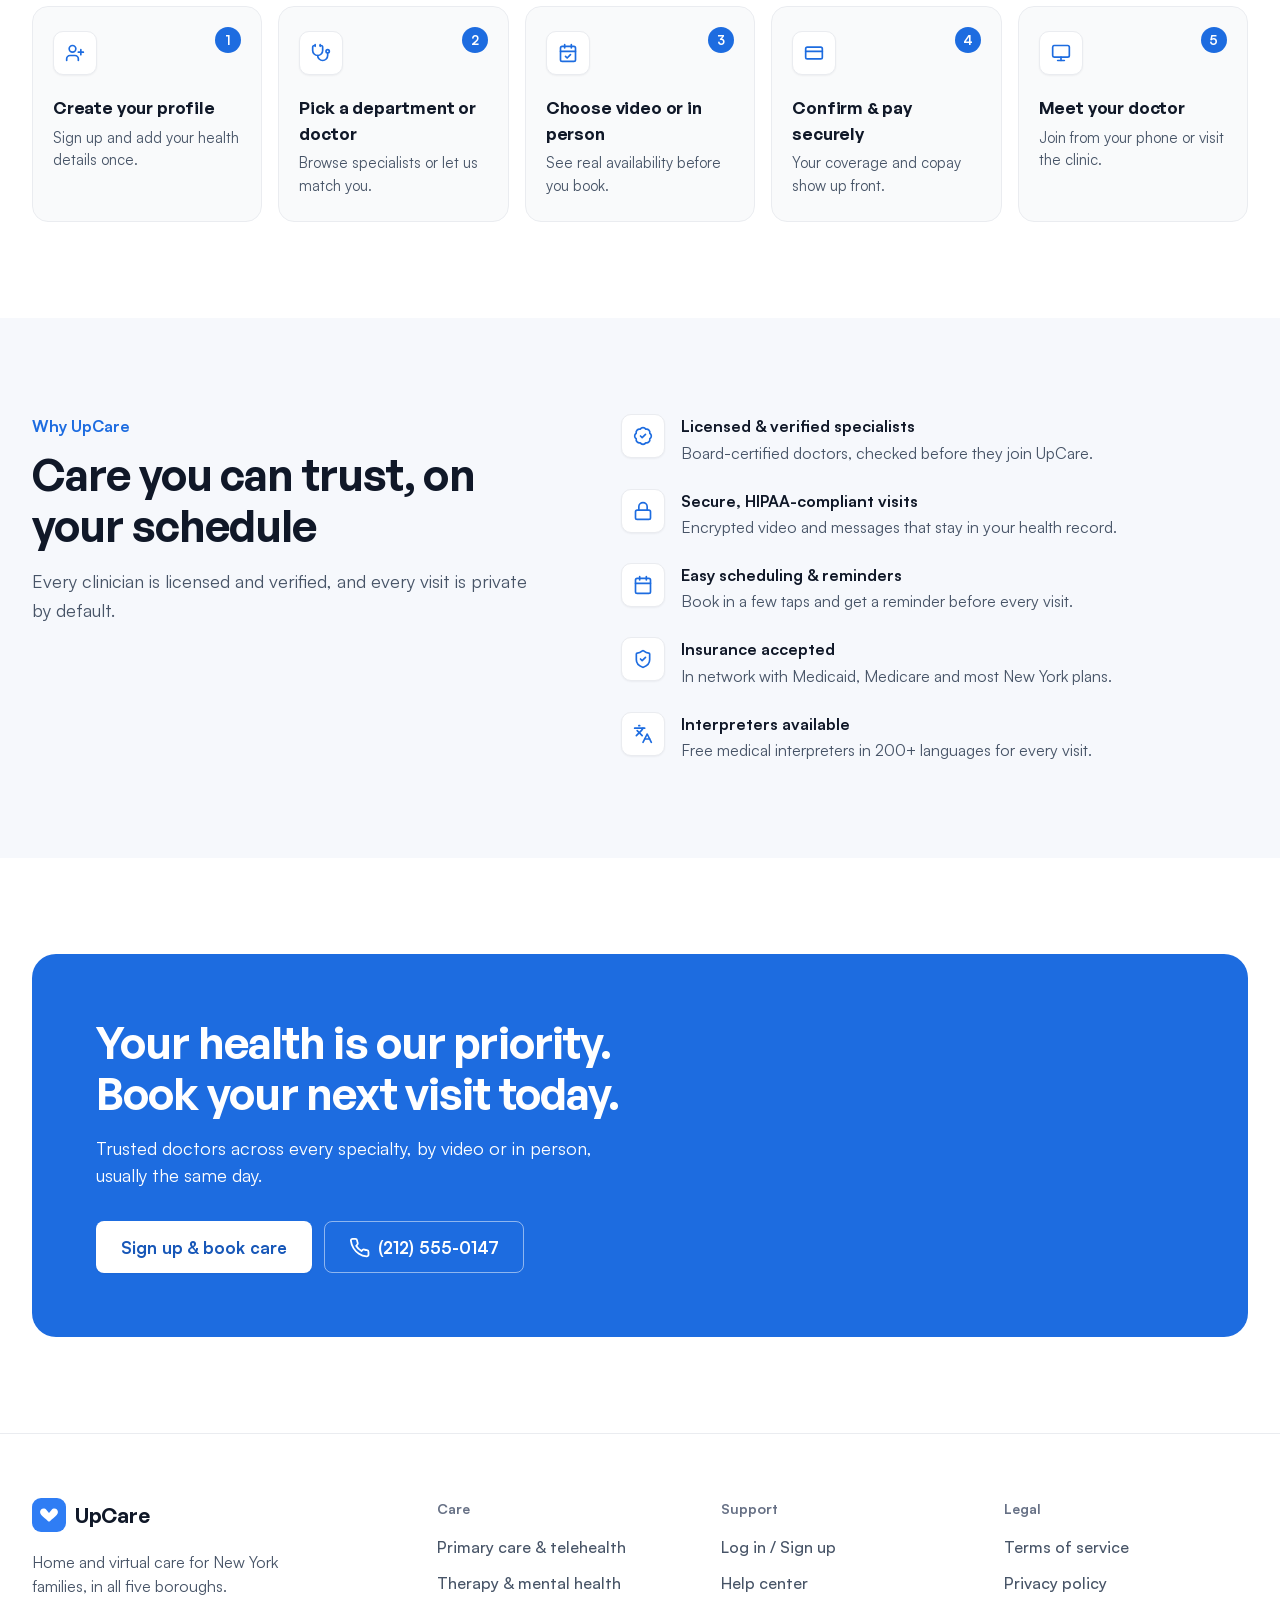
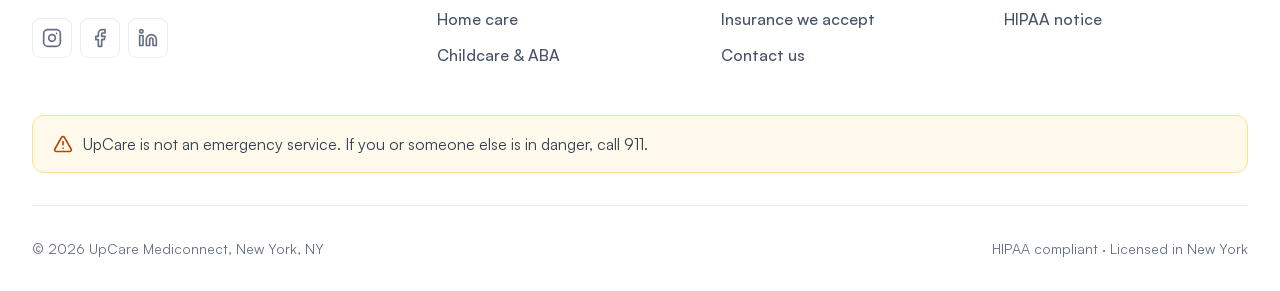
<file: telehealth.html>
<!DOCTYPE html>
<html lang="en">
<head>
  <meta charset="UTF-8" />
  <meta name="viewport" content="width=device-width, initial-scale=1.0" />
  <meta name="description" content="Primary care and telehealth at UpCare Mediconnect: see licensed doctors and specialists by video or in person, with prescriptions and follow-ups." />
  <meta name="theme-color" content="#FFFFFF" />
  <title>Primary Care &amp; Telehealth | UpCare Mediconnect</title>

  <link rel="icon" href="assets/icons/favicon.svg" type="image/svg+xml" />
  <link rel="preload" href="assets/fonts/general-sans-600.woff2" as="font" type="font/woff2" crossorigin />
  <link rel="preload" href="assets/fonts/satoshi-500.woff2" as="font" type="font/woff2" crossorigin />
  <link rel="stylesheet" href="css/home.css" />
  <link rel="stylesheet" href="css/telehealth.css" />

  <script>document.documentElement.classList.add('js');</script>
</head>
<body>

  <svg width="0" height="0" class="sprite" aria-hidden="true" focusable="false">
    <symbol id="i-ambulance" viewBox="0 0 24 24"><path d="M10 10H6" /><path d="M14 18V6a2 2 0 0 0-2-2H4a2 2 0 0 0-2 2v11a1 1 0 0 0 1 1h2" /><pathd="M19 18h2a1 1 0 0 0 1-1v-3.28a1 1 0 0 0-.684-.948l-1.923-.641a1 1 0 0 1-.578-.502l-1.539-3.076A1 1 0 0 0 16.382 8H14" /><path d="M8 8v4" /><path d="M9 18h6" /><circle cx="17" cy="18" r="2" /><circle cx="7" cy="18" r="2" /></symbol>
    <symbol id="i-baby" viewBox="0 0 24 24"><path d="M9 12h.01" /><path d="M15 12h.01" /><path d="M10 16c.5.3 1.2.5 2 .5s1.5-.2 2-.5" /><path d="M19 6.3a9 9 0 0 1 1.8 3.9 2 2 0 0 1 0 3.6 9 9 0 0 1-17.6 0 2 2 0 0 1 0-3.6A9 9 0 0 1 12 3c2 0 3.5 1.1 3.5 2.5s-.9 2.5-2 2.5c-.8 0-1.5-.4-1.5-1" /></symbol>
    <symbol id="i-badge-check" viewBox="0 0 24 24"><path d="M3.85 8.62a4 4 0 0 1 4.78-4.77 4 4 0 0 1 6.74 0 4 4 0 0 1 4.78 4.78 4 4 0 0 1 0 6.74 4 4 0 0 1-4.77 4.78 4 4 0 0 1-6.75 0 4 4 0 0 1-4.78-4.77 4 4 0 0 1 0-6.76Z" /><path d="m9 12 2 2 4-4" /></symbol>
    <symbol id="i-bone" viewBox="0 0 24 24"><path d="M17 10c.7-.7 1.69 0 2.5 0a2.5 2.5 0 1 0 0-5 .5.5 0 0 1-.5-.5 2.5 2.5 0 1 0-5 0c0 .81.7 1.8 0 2.5l-7 7c-.7.7-1.69 0-2.5 0a2.5 2.5 0 0 0 0 5c.28 0 .5.22.5.5a2.5 2.5 0 1 0 5 0c0-.81-.7-1.8 0-2.5Z" /></symbol>
    <symbol id="i-bot" viewBox="0 0 24 24"><path d="M12 8V4H8" /><rect width="16" height="12" x="4" y="8" rx="2" /><path d="M2 14h2" /><path d="M20 14h2" /><path d="M15 13v2" /><path d="M9 13v2" /></symbol>
    <symbol id="i-brain" viewBox="0 0 24 24"><path d="M12 5a3 3 0 1 0-5.997.125 4 4 0 0 0-2.526 5.77 4 4 0 0 0 .556 6.588A4 4 0 1 0 12 18Z" /><path d="M12 5a3 3 0 1 1 5.997.125 4 4 0 0 1 2.526 5.77 4 4 0 0 1-.556 6.588A4 4 0 1 1 12 18Z" /><path d="M15 13a4.5 4.5 0 0 1-3-4 4.5 4.5 0 0 1-3 4" /><path d="M17.599 6.5a3 3 0 0 0 .399-1.375" /><path d="M6.003 5.125A3 3 0 0 0 6.401 6.5" /><path d="M3.477 10.896a4 4 0 0 1 .585-.396" /><path d="M19.938 10.5a4 4 0 0 1 .585.396" /><path d="M6 18a4 4 0 0 1-1.967-.516" /><path d="M19.967 17.484A4 4 0 0 1 18 18" /></symbol>
    <symbol id="i-calendar" viewBox="0 0 24 24"><path d="M8 2v4" /><path d="M16 2v4" /><rect width="18" height="18" x="3" y="4" rx="2" /><path d="M3 10h18" /></symbol>
    <symbol id="i-calendar-check" viewBox="0 0 24 24"><path d="M8 2v4" /><path d="M16 2v4" /><rect width="18" height="18" x="3" y="4" rx="2" /><path d="M3 10h18" /><path d="m9 16 2 2 4-4" /></symbol>
    <symbol id="i-chevron-down" viewBox="0 0 24 24"><path d="m6 9 6 6 6-6" /></symbol>
    <symbol id="i-circle-check" viewBox="0 0 24 24"><circle cx="12" cy="12" r="10" /><path d="m9 12 2 2 4-4" /></symbol>
    <symbol id="i-clock" viewBox="0 0 24 24"><circle cx="12" cy="12" r="10" /><polyline points="12 6 12 12 16 14" /></symbol>
    <symbol id="i-credit-card" viewBox="0 0 24 24"><rect width="20" height="14" x="2" y="5" rx="2" /><line x1="2" x2="22" y1="10" y2="10" /></symbol>
    <symbol id="i-facebook" viewBox="0 0 24 24"><path d="M18 2h-3a5 5 0 0 0-5 5v3H7v4h3v8h4v-8h3l1-4h-4V7a1 1 0 0 1 1-1h3z" /></symbol>
    <symbol id="i-heart" viewBox="0 0 24 24"><path d="M19 14c1.49-1.46 3-3.21 3-5.5A5.5 5.5 0 0 0 16.5 3c-1.76 0-3 .5-4.5 2-1.5-1.5-2.74-2-4.5-2A5.5 5.5 0 0 0 2 8.5c0 2.3 1.5 4.05 3 5.5l7 7Z" /></symbol>
    <symbol id="i-heart-pulse" viewBox="0 0 24 24"><path d="M19 14c1.49-1.46 3-3.21 3-5.5A5.5 5.5 0 0 0 16.5 3c-1.76 0-3 .5-4.5 2-1.5-1.5-2.74-2-4.5-2A5.5 5.5 0 0 0 2 8.5c0 2.3 1.5 4.05 3 5.5l7 7Z" /><path d="M3.22 12H9.5l.5-1 2 4.5 2-7 1.5 3.5h5.27" /></symbol>
    <symbol id="i-instagram" viewBox="0 0 24 24"><rect width="20" height="20" x="2" y="2" rx="5" ry="5" /><path d="M16 11.37A4 4 0 1 1 12.63 8 4 4 0 0 1 16 11.37z" /><line x1="17.5" x2="17.51" y1="6.5" y2="6.5" /></symbol>
    <symbol id="i-languages" viewBox="0 0 24 24"><path d="m5 8 6 6" /><path d="m4 14 6-6 2-3" /><path d="M2 5h12" /><path d="M7 2h1" /><path d="m22 22-5-10-5 10" /><path d="M14 18h6" /></symbol>
    <symbol id="i-linkedin" viewBox="0 0 24 24"><path d="M16 8a6 6 0 0 1 6 6v7h-4v-7a2 2 0 0 0-2-2 2 2 0 0 0-2 2v7h-4v-7a6 6 0 0 1 6-6z" /><rect width="4" height="12" x="2" y="9" /><circle cx="4" cy="4" r="2" /></symbol>
    <symbol id="i-lock" viewBox="0 0 24 24"><rect width="18" height="11" x="3" y="11" rx="2" ry="2" /><path d="M7 11V7a5 5 0 0 1 10 0v4" /></symbol>
    <symbol id="i-mic" viewBox="0 0 24 24"><path d="M12 2a3 3 0 0 0-3 3v7a3 3 0 0 0 6 0V5a3 3 0 0 0-3-3Z" /><path d="M19 10v2a7 7 0 0 1-14 0v-2" /><line x1="12" x2="12" y1="19" y2="22" /></symbol>
    <symbol id="i-microscope" viewBox="0 0 24 24"><path d="M6 18h8" /><path d="M3 22h18" /><path d="M14 22a7 7 0 1 0 0-14h-1" /><path d="M9 14h2" /><path d="M9 12a2 2 0 0 1-2-2V6h6v4a2 2 0 0 1-2 2Z" /><path d="M12 6V3a1 1 0 0 0-1-1H9a1 1 0 0 0-1 1v3" /></symbol>
    <symbol id="i-monitor" viewBox="0 0 24 24"><rect width="20" height="14" x="2" y="3" rx="2" /><line x1="8" x2="16" y1="21" y2="21" /><line x1="12" x2="12" y1="17" y2="21" /></symbol>
    <symbol id="i-phone" viewBox="0 0 24 24"><path d="M22 16.92v3a2 2 0 0 1-2.18 2 19.79 19.79 0 0 1-8.63-3.07 19.5 19.5 0 0 1-6-6 19.79 19.79 0 0 1-3.07-8.67A2 2 0 0 1 4.11 2h3a2 2 0 0 1 2 1.72 12.84 12.84 0 0 0 .7 2.81 2 2 0 0 1-.45 2.11L8.09 9.91a16 16 0 0 0 6 6l1.27-1.27a2 2 0 0 1 2.11-.45 12.84 12.84 0 0 0 2.81.7A2 2 0 0 1 22 16.92z" /></symbol>
    <symbol id="i-pill" viewBox="0 0 24 24"><path d="m10.5 20.5 10-10a4.95 4.95 0 1 0-7-7l-10 10a4.95 4.95 0 1 0 7 7Z" /><path d="m8.5 8.5 7 7" /></symbol>
    <symbol id="i-scan-face" viewBox="0 0 24 24"><path d="M3 7V5a2 2 0 0 1 2-2h2" /><path d="M17 3h2a2 2 0 0 1 2 2v2" /><path d="M21 17v2a2 2 0 0 1-2 2h-2" /><path d="M7 21H5a2 2 0 0 1-2-2v-2" /><path d="M8 14s1.5 2 4 2 4-2 4-2" /><path d="M9 9h.01" /><path d="M15 9h.01" /></symbol>
    <symbol id="i-shield-check" viewBox="0 0 24 24"><path d="M20 13c0 5-3.5 7.5-7.66 8.95a1 1 0 0 1-.67-.01C7.5 20.5 4 18 4 13V6a1 1 0 0 1 1-1c2 0 4.5-1.2 6.24-2.72a1.17 1.17 0 0 1 1.52 0C14.51 3.81 17 5 19 5a1 1 0 0 1 1 1z" /><path d="m9 12 2 2 4-4" /></symbol>
    <symbol id="i-stethoscope" viewBox="0 0 24 24"><path d="M11 2v2" /><path d="M5 2v2" /><path d="M5 3H4a2 2 0 0 0-2 2v4a6 6 0 0 0 12 0V5a2 2 0 0 0-2-2h-1" /><path d="M8 15a6 6 0 0 0 12 0v-3" /><circle cx="20" cy="10" r="2" /></symbol>
    <symbol id="i-syringe" viewBox="0 0 24 24"><path d="m18 2 4 4" /><path d="m17 7 3-3" /><path d="M19 9 8.7 19.3c-1 1-2.5 1-3.4 0l-.6-.6c-1-1-1-2.5 0-3.4L15 5" /><path d="m9 11 4 4" /><path d="m5 19-3 3" /><path d="m14 4 6 6" /></symbol>
    <symbol id="i-triangle-alert" viewBox="0 0 24 24"><path d="m21.73 18-8-14a2 2 0 0 0-3.48 0l-8 14A2 2 0 0 0 4 21h16a2 2 0 0 0 1.73-3" /><path d="M12 9v4" /><path d="M12 17h.01" /></symbol>
    <symbol id="i-user-plus" viewBox="0 0 24 24"><path d="M16 21v-2a4 4 0 0 0-4-4H6a4 4 0 0 0-4 4v2" /><circle cx="9" cy="7" r="4" /><line x1="19" x2="19" y1="8" y2="14" /><line x1="22" x2="16" y1="11" y2="11" /></symbol>
    <symbol id="i-video" viewBox="0 0 24 24"><path d="m16 13 5.223 3.482a.5.5 0 0 0 .777-.416V7.87a.5.5 0 0 0-.752-.432L16 10.5" /><rect x="2" y="6" width="14" height="12" rx="2" /></symbol>
  </svg>

  <svg width="0" height="0" class="sprite sprite--custom" aria-hidden="true" focusable="false">
    <symbol id="s-heart" viewBox="0 0 32 32"><path d="M16 24c-.4 0-.8-.15-1.1-.43-1.5-1.35-2.9-2.55-4.15-3.6C7.2 17.1 5 15.25 5 12.4 5 10 6.9 8.1 9.3 8.1c1.4 0 2.75.65 3.6 1.7l3.1 3.65 3.1-3.65c.85-1.05 2.2-1.7 3.6-1.7 2.4 0 4.3 1.9 4.3 4.3 0 2.85-2.2 4.7-5.75 7.57-1.25 1.05-2.65 2.25-4.15 3.6-.3.28-.7.43-1.1.43z" /></symbol>
    <symbol id="s-signal" viewBox="0 0 18 12"><rect x="0" y="8" width="3" height="4" rx="1" /><rect x="5" y="5.5" width="3" height="6.5" rx="1" /><rect x="10" y="3" width="3" height="9" rx="1" /><rect x="15" y="0" width="3" height="12" rx="1" /></symbol>
    <symbol id="s-wifi" viewBox="0 0 16 12"><path d="M8 2.6c2.3 0 4.4.9 6 2.4l1.2-1.3A10.5 10.5 0 0 0 8 .8 10.5 10.5 0 0 0 .8 3.7L2 5c1.6-1.5 3.7-2.4 6-2.4Zm0 3.6c1.3 0 2.5.5 3.4 1.3l1.2-1.3A6.7 6.7 0 0 0 8 4.4c-1.8 0-3.4.7-4.6 1.8l1.2 1.3c.9-.8 2.1-1.3 3.4-1.3Zm0 3.5c-.5 0-1 .2-1.3.5L8 11.5l1.3-1.3c-.3-.3-.8-.5-1.3-.5Z" /></symbol>
    <symbol id="s-battery" viewBox="0 0 27 12"><rect x="0.5" y="0.5" width="23" height="11" rx="3.2" fill="none" stroke="currentColor" opacity=".4" /><rect x="2" y="2" width="20" height="8" rx="2" /><path d="M25 4v4c.8-.3 1.4-1.1 1.4-2s-.6-1.7-1.4-2Z" opacity=".45" /></symbol>
  </svg>

  <a href="#main" class="skip-link">Skip to main content</a>

  <!-- Navigation -->
  <header class="nav" id="nav">
    <div class="container nav__inner">
      <a href="index.html" class="logo" aria-label="UpCare Mediconnect, home">
        <span class="logo__mark"><svg aria-hidden="true"><use href="#s-heart" /></svg></span>
        <span class="logo__word">UpCare</span>
      </a>

      <nav class="navbar__menu" id="navbarMenu" aria-label="Primary">
        <ul class="nav__links">
          <li class="navbar__dropdown">
            <button type="button" class="navbar__dropdown-toggle" aria-expanded="false" aria-controls="servicesMenu">
              Services <svg class="icon dropdown-icon" aria-hidden="true"><use href="#i-chevron-down" /></svg>
            </button>
            <ul class="navbar__dropdown-menu" id="servicesMenu">
              <li><a href="telehealth.html" aria-current="page"><strong>Primary care &amp; telehealth</strong><span>Check-ups, sick visits, prescriptions</span></a></li>
              <li><a href="mental-health.html"><strong>Therapy &amp; mental health</strong><span>Weekly sessions by video</span></a></li>
              <li><a href="home-care.html"><strong>Home care</strong><span>Support for parents at home</span></a></li>
              <li><a href="index.html#services"><strong>Childcare &amp; ABA therapy</strong><span>For little ones and kids who learn differently</span></a></li>
            </ul>
          </li>
          <li><a href="index.html#how">How it works</a></li>
          <li><a href="index.html#home-visits">Home visits</a></li>
          <li><a href="index.html#nurse">Nurse line</a></li>
          <li><a href="index.html#stories">Reviews</a></li>
          <li>
            <a href="ai-assistant.html" class="nav__ai">
              <svg class="icon" aria-hidden="true"><use href="#i-bot" /></svg> AI Assistant
            </a>
          </li>
        </ul>

        <div class="nav__actions">
          <a href="#" class="btn btn--ghost">Log in</a>
          <a href="index.html#book" class="btn btn--primary">Book a visit</a>
        </div>
      </nav>

      <button class="navbar__toggle" id="navbarToggle" aria-label="Open menu" aria-controls="navbarMenu" aria-expanded="false">
        <span></span>
        <span></span>
      </button>
    </div>
  </header>

  <main id="main">

    <!-- Hero -->
    <section class="hero tele-hero">
      <div class="container hero__grid">
        <div class="hero__copy">
          <p class="eyebrow" data-reveal>Primary care &amp; telehealth</p>
          <h1 class="hero__title" data-reveal>See a doctor today, by video or in person.</h1>
          <p class="hero__lede" data-reveal>
            Licensed doctors and specialists for check-ups, sick visits, prescriptions and follow-ups.
            Book online and get care from home, or visit one of our clinics in New York City.
          </p>
          <div class="hero__actions" data-reveal>
            <a href="#departments" class="btn btn--primary btn--lg">Find a doctor</a>
            <a href="ai-assistant.html" class="btn btn--secondary btn--lg">
              <svg class="icon" aria-hidden="true"><use href="#i-bot" /></svg> Check your symptoms
            </a>
          </div>
          <ul class="tele-hero__points" data-reveal>
            <li><svg class="icon" aria-hidden="true"><use href="#i-circle-check" /></svg> Same-day video visits</li>
            <li><svg class="icon" aria-hidden="true"><use href="#i-circle-check" /></svg> Prescriptions sent to your pharmacy</li>
            <li><svg class="icon" aria-hidden="true"><use href="#i-circle-check" /></svg> Medicaid, Medicare &amp; most NY plans</li>
          </ul>
        </div>

        <div class="tele-visual" data-reveal>
          <div class="tele-visual__stage" aria-hidden="true"></div>

          <div class="phone phone--call" aria-hidden="true">
            <div class="phone__screen phone__screen--call">
              <img class="call__video" src="assets/images/hero-doctor.jpg" alt="" width="1200" height="1800" />
              <div class="phone__status phone__status--light"><span>9:41</span><span class="phone__island"></span><span class="phone__sys"><svg><use href="#s-signal" /></svg><svg><use href="#s-wifi" /></svg><svg class="bat"><use href="#s-battery" /></svg></span></div>
              <div class="call__top">
                <div><strong>Dr. Amara Okafor</strong><span>Family medicine</span></div>
                <span class="call__timer"><span></span>08:42</span>
              </div>
              <span class="call__self"><span class="av av--rose av--sm">RS</span></span>
              <div class="call__controls">
                <span><svg class="icon"><use href="#i-mic" /></svg></span>
                <span><svg class="icon"><use href="#i-video" /></svg></span>
                <span class="call__end"><svg class="icon"><use href="#i-phone" /></svg></span>
              </div>
            </div>
          </div>

          <div class="float-note float-note--rx" aria-hidden="true">
            <span class="float-note__icon float-note__icon--green"><svg class="icon"><use href="#i-pill" /></svg></span>
            <div><strong>Prescription sent</strong><span>Ready for pickup at 4:30 PM</span></div>
          </div>

          <div class="float-note float-note--wait" aria-hidden="true">
            <span class="float-note__icon"><svg class="icon"><use href="#i-clock" /></svg></span>
            <div><strong>Next video visit</strong><span>Available in 12 min</span></div>
          </div>
        </div>
      </div>
    </section>

    <!-- Key numbers -->
    <section class="numbers" aria-label="Telehealth at a glance">
      <div class="container">
        <dl class="numbers__row">
          <div><dt>Average wait for a video visit</dt><dd>12 min</dd></div>
          <div><dt>Doctors across 7 departments</dt><dd>36</dd></div>
          <div><dt>Video and in-person visits</dt><dd>7 days</dd></div>
          <div><dt>Secure, encrypted visits</dt><dd class="numbers__small">HIPAA compliant</dd></div>
        </dl>
      </div>
    </section>

    <!-- Types of care -->
    <section class="section" id="care-types">
      <div class="container">
        <div class="section__head">
          <p class="eyebrow" data-reveal>Types of care</p>
          <h2 class="section__title" data-reveal>Everything your doctor's office does, without the waiting room</h2>
          <p class="section__sub" data-reveal>From a yearly check-up to managing a long-term condition, see the right clinician the way that suits you.</p>
        </div>

        <ul class="care-grid">
          <li class="care-card" data-reveal>
            <span class="care-card__icon care-card__icon--blue"><svg class="icon" aria-hidden="true"><use href="#i-stethoscope" /></svg></span>
            <h3>Primary care</h3>
            <p>General check-ups and family medicine for every age, with a doctor who knows your history.</p>
          </li>
          <li class="care-card" data-reveal>
            <span class="care-card__icon care-card__icon--violet"><svg class="icon" aria-hidden="true"><use href="#i-video" /></svg></span>
            <h3>Telehealth consultations</h3>
            <p>Video visits with doctors and specialists, usually within minutes.</p>
          </li>
          <li class="care-card" data-reveal>
            <span class="care-card__icon care-card__icon--green"><svg class="icon" aria-hidden="true"><use href="#i-pill" /></svg></span>
            <h3>Prescriptions &amp; medication</h3>
            <p>Digital prescriptions, refills and medication reviews sent straight to your pharmacy.</p>
          </li>
          <li class="care-card" data-reveal>
            <span class="care-card__icon care-card__icon--rose"><svg class="icon" aria-hidden="true"><use href="#i-ambulance" /></svg></span>
            <h3>Urgent care</h3>
            <p>Fast treatment for non-emergency illness and injuries, the same day.</p>
          </li>
          <li class="care-card" data-reveal>
            <span class="care-card__icon care-card__icon--amber"><svg class="icon" aria-hidden="true"><use href="#i-heart-pulse" /></svg></span>
            <h3>Chronic condition care</h3>
            <p>Ongoing support for diabetes, hypertension, asthma and more, with regular check-ins.</p>
          </li>
          <li class="care-card" data-reveal>
            <span class="care-card__icon care-card__icon--blue"><svg class="icon" aria-hidden="true"><use href="#i-syringe" /></svg></span>
            <h3>Preventive health &amp; vaccines</h3>
            <p>Wellness checks, screenings and immunizations to keep the whole family healthy.</p>
          </li>
        </ul>
      </div>
    </section>

    <!-- Departments & doctors -->
    <section class="section depts" id="departments">
      <div class="container">
        <div class="section__head">
          <p class="eyebrow" data-reveal>Departments &amp; doctors</p>
          <h2 class="section__title" data-reveal>Find the right specialist</h2>
          <p class="section__sub" data-reveal>Choose a department to see its doctors, then book a video or in-person visit.</p>
        </div>

        <div class="dept-layout" data-reveal>
          <div class="dept-tabs" role="tablist" aria-label="Departments" aria-orientation="vertical">
            <button type="button" class="dept-tab" role="tab" id="tab-cardiology" aria-controls="panel-cardiology" aria-selected="true">
              <span class="dept-tab__icon dept-tab__icon--rose"><svg class="icon" aria-hidden="true"><use href="#i-heart-pulse" /></svg></span>
              Cardiology
            </button>
            <button type="button" class="dept-tab" role="tab" id="tab-neurology" aria-controls="panel-neurology" aria-selected="false" tabindex="-1">
              <span class="dept-tab__icon dept-tab__icon--violet"><svg class="icon" aria-hidden="true"><use href="#i-brain" /></svg></span>
              Neurology
            </button>
            <button type="button" class="dept-tab" role="tab" id="tab-pediatrics" aria-controls="panel-pediatrics" aria-selected="false" tabindex="-1">
              <span class="dept-tab__icon dept-tab__icon--amber"><svg class="icon" aria-hidden="true"><use href="#i-baby" /></svg></span>
              Pediatrics
            </button>
            <button type="button" class="dept-tab" role="tab" id="tab-dermatology" aria-controls="panel-dermatology" aria-selected="false" tabindex="-1">
              <span class="dept-tab__icon dept-tab__icon--green"><svg class="icon" aria-hidden="true"><use href="#i-scan-face" /></svg></span>
              Dermatology
            </button>
            <button type="button" class="dept-tab" role="tab" id="tab-orthopedics" aria-controls="panel-orthopedics" aria-selected="false" tabindex="-1">
              <span class="dept-tab__icon dept-tab__icon--blue"><svg class="icon" aria-hidden="true"><use href="#i-bone" /></svg></span>
              Orthopedics
            </button>
            <button type="button" class="dept-tab" role="tab" id="tab-womens-health" aria-controls="panel-womens-health" aria-selected="false" tabindex="-1">
              <span class="dept-tab__icon dept-tab__icon--rose"><svg class="icon" aria-hidden="true"><use href="#i-heart" /></svg></span>
              Women&#x27;s health
            </button>
            <button type="button" class="dept-tab" role="tab" id="tab-diagnostics" aria-controls="panel-diagnostics" aria-selected="false" tabindex="-1">
              <span class="dept-tab__icon dept-tab__icon--green"><svg class="icon" aria-hidden="true"><use href="#i-microscope" /></svg></span>
              Diagnostics &amp; labs
            </button>
          </div>

          <div class="dept-panels">
          <div class="dept-panel" role="tabpanel" id="panel-cardiology" aria-labelledby="tab-cardiology" tabindex="0">
            <div class="dept-panel__head">
              <div>
                <h3>Cardiology</h3>
                <p>Heart care, diagnostics, and treatment of cardiovascular conditions.</p>
              </div>
              <span class="badge badge--blue">5 doctors</span>
            </div>
            <ul class="docs">
                <li class="doc">
                  <div class="doc__top">
                    <span class="av av--blue" aria-hidden="true">SJ</span>
                    <div>
                      <a href="doctor.html?id=sarah-johnson" class="doc__name">Dr. Sarah Johnson</a>
                      <span class="doc__role">Cardiologist</span>
                    </div>
                  </div>
                  <p class="doc__exp">15+ years experience in interventional &amp; general cardiology</p>
                  <div class="doc__foot">
                    <span class="doc__mode"><svg class="icon" aria-hidden="true"><use href="#i-video" /></svg> Video &amp; in person</span>
                    <a href="doctor.html?id=sarah-johnson" class="btn btn--secondary btn--sm" aria-label="Book with Dr. Sarah Johnson">Book</a>
                  </div>
                </li>
                <li class="doc">
                  <div class="doc__top">
                    <span class="av av--green" aria-hidden="true">AK</span>
                    <div>
                      <a href="doctor.html?id=ahmed-khan" class="doc__name">Dr. Ahmed Khan</a>
                      <span class="doc__role">Interventional Cardiologist</span>
                    </div>
                  </div>
                  <p class="doc__exp">12+ years, specializes in angioplasty &amp; stents</p>
                  <div class="doc__foot">
                    <span class="doc__mode"><svg class="icon" aria-hidden="true"><use href="#i-video" /></svg> Video &amp; in person</span>
                    <a href="doctor.html?id=ahmed-khan" class="btn btn--secondary btn--sm" aria-label="Book with Dr. Ahmed Khan">Book</a>
                  </div>
                </li>
                <li class="doc">
                  <div class="doc__top">
                    <span class="av av--amber" aria-hidden="true">LC</span>
                    <div>
                      <a href="doctor.html?id=lisa-chen" class="doc__name">Dr. Lisa Chen</a>
                      <span class="doc__role">Cardiac Surgeon</span>
                    </div>
                  </div>
                  <p class="doc__exp">20+ years, expert in heart valve &amp; bypass surgery</p>
                  <div class="doc__foot">
                    <span class="doc__mode"><svg class="icon" aria-hidden="true"><use href="#i-video" /></svg> Video &amp; in person</span>
                    <a href="doctor.html?id=lisa-chen" class="btn btn--secondary btn--sm" aria-label="Book with Dr. Lisa Chen">Book</a>
                  </div>
                </li>
                <li class="doc">
                  <div class="doc__top">
                    <span class="av av--rose" aria-hidden="true">RW</span>
                    <div>
                      <a href="doctor.html?id=robert-williams" class="doc__name">Dr. Robert Williams</a>
                      <span class="doc__role">Electrophysiologist</span>
                    </div>
                  </div>
                  <p class="doc__exp">10+ years, specializes in heart rhythm disorders</p>
                  <div class="doc__foot">
                    <span class="doc__mode"><svg class="icon" aria-hidden="true"><use href="#i-video" /></svg> Video &amp; in person</span>
                    <a href="doctor.html?id=robert-williams" class="btn btn--secondary btn--sm" aria-label="Book with Dr. Robert Williams">Book</a>
                  </div>
                </li>
                <li class="doc">
                  <div class="doc__top">
                    <span class="av av--blue" aria-hidden="true">MT</span>
                    <div>
                      <a href="doctor.html?id=maria-torres" class="doc__name">Dr. Maria Torres</a>
                      <span class="doc__role">Preventive Cardiologist</span>
                    </div>
                  </div>
                  <p class="doc__exp">8+ years, focus on lifestyle &amp; risk reduction</p>
                  <div class="doc__foot">
                    <span class="doc__mode"><svg class="icon" aria-hidden="true"><use href="#i-video" /></svg> Video &amp; in person</span>
                    <a href="doctor.html?id=maria-torres" class="btn btn--secondary btn--sm" aria-label="Book with Dr. Maria Torres">Book</a>
                  </div>
                </li>
            </ul>
          </div>
          <div class="dept-panel" role="tabpanel" id="panel-neurology" aria-labelledby="tab-neurology" tabindex="0">
            <div class="dept-panel__head">
              <div>
                <h3>Neurology</h3>
                <p>Diagnose and treatment of brain, spinal cord, and nervous system disorders.</p>
              </div>
              <span class="badge badge--blue">5 doctors</span>
            </div>
            <ul class="docs">
                <li class="doc">
                  <div class="doc__top">
                    <span class="av av--blue" aria-hidden="true">EP</span>
                    <div>
                      <a href="doctor.html?id=emily-parker" class="doc__name">Dr. Emily Parker</a>
                      <span class="doc__role">Neurologist</span>
                    </div>
                  </div>
                  <p class="doc__exp">14+ years, specializes in migraine &amp; epilepsy</p>
                  <div class="doc__foot">
                    <span class="doc__mode"><svg class="icon" aria-hidden="true"><use href="#i-video" /></svg> Video &amp; in person</span>
                    <a href="doctor.html?id=emily-parker" class="btn btn--secondary btn--sm" aria-label="Book with Dr. Emily Parker">Book</a>
                  </div>
                </li>
                <li class="doc">
                  <div class="doc__top">
                    <span class="av av--green" aria-hidden="true">RM</span>
                    <div>
                      <a href="doctor.html?id=raul-mehta" class="doc__name">Dr. Raul Mehta</a>
                      <span class="doc__role">Neurosurgeon</span>
                    </div>
                  </div>
                  <p class="doc__exp">18+ years, expert in spinal &amp; brain surgery</p>
                  <div class="doc__foot">
                    <span class="doc__mode"><svg class="icon" aria-hidden="true"><use href="#i-video" /></svg> Video &amp; in person</span>
                    <a href="doctor.html?id=raul-mehta" class="btn btn--secondary btn--sm" aria-label="Book with Dr. Raul Mehta">Book</a>
                  </div>
                </li>
                <li class="doc">
                  <div class="doc__top">
                    <span class="av av--amber" aria-hidden="true">JA</span>
                    <div>
                      <a href="doctor.html?id=jennifer-adams" class="doc__name">Dr. Jennifer Adams</a>
                      <span class="doc__role">Stroke Specialist</span>
                    </div>
                  </div>
                  <p class="doc__exp">11+ years, focus on stroke prevention &amp; recovery</p>
                  <div class="doc__foot">
                    <span class="doc__mode"><svg class="icon" aria-hidden="true"><use href="#i-video" /></svg> Video &amp; in person</span>
                    <a href="doctor.html?id=jennifer-adams" class="btn btn--secondary btn--sm" aria-label="Book with Dr. Jennifer Adams">Book</a>
                  </div>
                </li>
                <li class="doc">
                  <div class="doc__top">
                    <span class="av av--rose" aria-hidden="true">HA</span>
                    <div>
                      <a href="doctor.html?id=hassan-ali" class="doc__name">Dr. Hassan Ali</a>
                      <span class="doc__role">Pediatric Neurologist</span>
                    </div>
                  </div>
                  <p class="doc__exp">9+ years, specializes in pediatric &amp; adolescent care</p>
                  <div class="doc__foot">
                    <span class="doc__mode"><svg class="icon" aria-hidden="true"><use href="#i-video" /></svg> Video &amp; in person</span>
                    <a href="doctor.html?id=hassan-ali" class="btn btn--secondary btn--sm" aria-label="Book with Dr. Hassan Ali">Book</a>
                  </div>
                </li>
                <li class="doc">
                  <div class="doc__top">
                    <span class="av av--blue" aria-hidden="true">SM</span>
                    <div>
                      <a href="doctor.html?id=susan-martinez" class="doc__name">Dr. Susan Martinez</a>
                      <span class="doc__role">Movement Disorder Specialist</span>
                    </div>
                  </div>
                  <p class="doc__exp">13+ years, focus on Parkinson&#x27;s &amp; tremor disorders</p>
                  <div class="doc__foot">
                    <span class="doc__mode"><svg class="icon" aria-hidden="true"><use href="#i-video" /></svg> Video &amp; in person</span>
                    <a href="doctor.html?id=susan-martinez" class="btn btn--secondary btn--sm" aria-label="Book with Dr. Susan Martinez">Book</a>
                  </div>
                </li>
            </ul>
          </div>
          <div class="dept-panel" role="tabpanel" id="panel-pediatrics" aria-labelledby="tab-pediatrics" tabindex="0">
            <div class="dept-panel__head">
              <div>
                <h3>Pediatrics</h3>
                <p>Child and adolescent healthcare services.</p>
              </div>
              <span class="badge badge--blue">6 doctors</span>
            </div>
            <ul class="docs">
                <li class="doc">
                  <div class="doc__top">
                    <span class="av av--blue" aria-hidden="true">ML</span>
                    <div>
                      <a href="doctor.html?id=michael-lee" class="doc__name">Dr. Michael Lee</a>
                      <span class="doc__role">Pediatrician</span>
                    </div>
                  </div>
                  <p class="doc__exp">16+ years, well-child checkups &amp; immunizations</p>
                  <div class="doc__foot">
                    <span class="doc__mode"><svg class="icon" aria-hidden="true"><use href="#i-video" /></svg> Video &amp; in person</span>
                    <a href="doctor.html?id=michael-lee" class="btn btn--secondary btn--sm" aria-label="Book with Dr. Michael Lee">Book</a>
                  </div>
                </li>
                <li class="doc">
                  <div class="doc__top">
                    <span class="av av--green" aria-hidden="true">HL</span>
                    <div>
                      <a href="doctor.html?id=hana-lopez" class="doc__name">Dr. Hana Lopez</a>
                      <span class="doc__role">Pediatric Allergist</span>
                    </div>
                  </div>
                  <p class="doc__exp">10+ years, focus on allergies &amp; asthma</p>
                  <div class="doc__foot">
                    <span class="doc__mode"><svg class="icon" aria-hidden="true"><use href="#i-video" /></svg> Video &amp; in person</span>
                    <a href="doctor.html?id=hana-lopez" class="btn btn--secondary btn--sm" aria-label="Book with Dr. Hana Lopez">Book</a>
                  </div>
                </li>
                <li class="doc">
                  <div class="doc__top">
                    <span class="av av--amber" aria-hidden="true">JW</span>
                    <div>
                      <a href="doctor.html?id=james-wright" class="doc__name">Dr. James Wright</a>
                      <span class="doc__role">Pediatric Endocrinologist</span>
                    </div>
                  </div>
                  <p class="doc__exp">12+ years, specializes in growth &amp; diabetes in children</p>
                  <div class="doc__foot">
                    <span class="doc__mode"><svg class="icon" aria-hidden="true"><use href="#i-video" /></svg> Video &amp; in person</span>
                    <a href="doctor.html?id=james-wright" class="btn btn--secondary btn--sm" aria-label="Book with Dr. James Wright">Book</a>
                  </div>
                </li>
                <li class="doc">
                  <div class="doc__top">
                    <span class="av av--rose" aria-hidden="true">PS</span>
                    <div>
                      <a href="doctor.html?id=priya-sharma" class="doc__name">Dr. Priya Sharma</a>
                      <span class="doc__role">Pediatric Gastroenterologist</span>
                    </div>
                  </div>
                  <p class="doc__exp">9+ years, digestive health in children</p>
                  <div class="doc__foot">
                    <span class="doc__mode"><svg class="icon" aria-hidden="true"><use href="#i-video" /></svg> Video &amp; in person</span>
                    <a href="doctor.html?id=priya-sharma" class="btn btn--secondary btn--sm" aria-label="Book with Dr. Priya Sharma">Book</a>
                  </div>
                </li>
                <li class="doc">
                  <div class="doc__top">
                    <span class="av av--blue" aria-hidden="true">DB</span>
                    <div>
                      <a href="doctor.html?id=david-brown" class="doc__name">Dr. David Brown</a>
                      <span class="doc__role">Neonatologist</span>
                    </div>
                  </div>
                  <p class="doc__exp">14+ years, newborn &amp; infant care</p>
                  <div class="doc__foot">
                    <span class="doc__mode"><svg class="icon" aria-hidden="true"><use href="#i-video" /></svg> Video &amp; in person</span>
                    <a href="doctor.html?id=david-brown" class="btn btn--secondary btn--sm" aria-label="Book with Dr. David Brown">Book</a>
                  </div>
                </li>
                <li class="doc">
                  <div class="doc__top">
                    <span class="av av--green" aria-hidden="true">AK</span>
                    <div>
                      <a href="doctor.html?id=anna-kowalski" class="doc__name">Dr. Anna Kowalski</a>
                      <span class="doc__role">Pediatric Cardiologist</span>
                    </div>
                  </div>
                  <p class="doc__exp">11+ years, treats heart conditions in children</p>
                  <div class="doc__foot">
                    <span class="doc__mode"><svg class="icon" aria-hidden="true"><use href="#i-video" /></svg> Video &amp; in person</span>
                    <a href="doctor.html?id=anna-kowalski" class="btn btn--secondary btn--sm" aria-label="Book with Dr. Anna Kowalski">Book</a>
                  </div>
                </li>
            </ul>
          </div>
          <div class="dept-panel" role="tabpanel" id="panel-dermatology" aria-labelledby="tab-dermatology" tabindex="0">
            <div class="dept-panel__head">
              <div>
                <h3>Dermatology</h3>
                <p>Skin, hair, and nail treatments.</p>
              </div>
              <span class="badge badge--blue">5 doctors</span>
            </div>
            <ul class="docs">
                <li class="doc">
                  <div class="doc__top">
                    <span class="av av--blue" aria-hidden="true">AR</span>
                    <div>
                      <a href="doctor.html?id=aisha-rahman" class="doc__name">Dr. Aisha Rahman</a>
                      <span class="doc__role">Dermatologist</span>
                    </div>
                  </div>
                  <p class="doc__exp">13+ years, acne, eczema &amp; skin conditions</p>
                  <div class="doc__foot">
                    <span class="doc__mode"><svg class="icon" aria-hidden="true"><use href="#i-video" /></svg> Video &amp; in person</span>
                    <a href="doctor.html?id=aisha-rahman" class="btn btn--secondary btn--sm" aria-label="Book with Dr. Aisha Rahman">Book</a>
                  </div>
                </li>
                <li class="doc">
                  <div class="doc__top">
                    <span class="av av--green" aria-hidden="true">DK</span>
                    <div>
                      <a href="doctor.html?id=david-kim" class="doc__name">Dr. David Kim</a>
                      <span class="doc__role">Cosmetic Dermatologist</span>
                    </div>
                  </div>
                  <p class="doc__exp">10+ years, skin rejuvenation &amp; aesthetics</p>
                  <div class="doc__foot">
                    <span class="doc__mode"><svg class="icon" aria-hidden="true"><use href="#i-video" /></svg> Video &amp; in person</span>
                    <a href="doctor.html?id=david-kim" class="btn btn--secondary btn--sm" aria-label="Book with Dr. David Kim">Book</a>
                  </div>
                </li>
                <li class="doc">
                  <div class="doc__top">
                    <span class="av av--amber" aria-hidden="true">SJ</span>
                    <div>
                      <a href="doctor.html?id=sarah-johnson-derm" class="doc__name">Dr. Sarah Johnson</a>
                      <span class="doc__role">Pediatric Dermatologist</span>
                    </div>
                  </div>
                  <p class="doc__exp">9+ years, skin conditions in children</p>
                  <div class="doc__foot">
                    <span class="doc__mode"><svg class="icon" aria-hidden="true"><use href="#i-video" /></svg> Video &amp; in person</span>
                    <a href="doctor.html?id=sarah-johnson-derm" class="btn btn--secondary btn--sm" aria-label="Book with Dr. Sarah Johnson">Book</a>
                  </div>
                </li>
                <li class="doc">
                  <div class="doc__top">
                    <span class="av av--rose" aria-hidden="true">MT</span>
                    <div>
                      <a href="doctor.html?id=mark-thompson" class="doc__name">Dr. Mark Thompson</a>
                      <span class="doc__role">Dermatopathologist</span>
                    </div>
                  </div>
                  <p class="doc__exp">15+ years, specializes in skin cancer diagnosis</p>
                  <div class="doc__foot">
                    <span class="doc__mode"><svg class="icon" aria-hidden="true"><use href="#i-video" /></svg> Video &amp; in person</span>
                    <a href="doctor.html?id=mark-thompson" class="btn btn--secondary btn--sm" aria-label="Book with Dr. Mark Thompson">Book</a>
                  </div>
                </li>
                <li class="doc">
                  <div class="doc__top">
                    <span class="av av--blue" aria-hidden="true">NP</span>
                    <div>
                      <a href="doctor.html?id=nina-patel" class="doc__name">Dr. Nina Patel</a>
                      <span class="doc__role">Hair &amp; Scalp Specialist</span>
                    </div>
                  </div>
                  <p class="doc__exp">8+ years, hair loss &amp; scalp disorders</p>
                  <div class="doc__foot">
                    <span class="doc__mode"><svg class="icon" aria-hidden="true"><use href="#i-video" /></svg> Video &amp; in person</span>
                    <a href="doctor.html?id=nina-patel" class="btn btn--secondary btn--sm" aria-label="Book with Dr. Nina Patel">Book</a>
                  </div>
                </li>
            </ul>
          </div>
          <div class="dept-panel" role="tabpanel" id="panel-orthopedics" aria-labelledby="tab-orthopedics" tabindex="0">
            <div class="dept-panel__head">
              <div>
                <h3>Orthopedics</h3>
                <p>Bones, joints, and musculoskeletal care.</p>
              </div>
              <span class="badge badge--blue">5 doctors</span>
            </div>
            <ul class="docs">
                <li class="doc">
                  <div class="doc__top">
                    <span class="av av--blue" aria-hidden="true">JM</span>
                    <div>
                      <a href="doctor.html?id=james-miller" class="doc__name">Dr. James Miller</a>
                      <span class="doc__role">Orthopedic Surgeon</span>
                    </div>
                  </div>
                  <p class="doc__exp">17+ years, joint replacement &amp; fracture care</p>
                  <div class="doc__foot">
                    <span class="doc__mode"><svg class="icon" aria-hidden="true"><use href="#i-video" /></svg> Video &amp; in person</span>
                    <a href="doctor.html?id=james-miller" class="btn btn--secondary btn--sm" aria-label="Book with Dr. James Miller">Book</a>
                  </div>
                </li>
                <li class="doc">
                  <div class="doc__top">
                    <span class="av av--green" aria-hidden="true">JC</span>
                    <div>
                      <a href="doctor.html?id=julia-chen" class="doc__name">Dr. Julia Chen</a>
                      <span class="doc__role">Sports Medicine Specialist</span>
                    </div>
                  </div>
                  <p class="doc__exp">11+ years, focus on sports-related injuries</p>
                  <div class="doc__foot">
                    <span class="doc__mode"><svg class="icon" aria-hidden="true"><use href="#i-video" /></svg> Video &amp; in person</span>
                    <span class="badge badge--green">Appointment booked</span>
                  </div>
                </li>
                <li class="doc">
                  <div class="doc__top">
                    <span class="av av--amber" aria-hidden="true">KR</span>
                    <div>
                      <a href="doctor.html?id=kevin-rodriguez" class="doc__name">Dr. Kevin Rodriguez</a>
                      <span class="doc__role">Spine Specialist</span>
                    </div>
                  </div>
                  <p class="doc__exp">14+ years, specializes in back &amp; spinal conditions</p>
                  <div class="doc__foot">
                    <span class="doc__mode"><svg class="icon" aria-hidden="true"><use href="#i-video" /></svg> Video &amp; in person</span>
                    <a href="doctor.html?id=kevin-rodriguez" class="btn btn--secondary btn--sm" aria-label="Book with Dr. Kevin Rodriguez">Book</a>
                  </div>
                </li>
                <li class="doc">
                  <div class="doc__top">
                    <span class="av av--rose" aria-hidden="true">MD</span>
                    <div>
                      <a href="doctor.html?id=michelle-davis" class="doc__name">Dr. Michelle Davis</a>
                      <span class="doc__role">Pediatric Orthopedist</span>
                    </div>
                  </div>
                  <p class="doc__exp">9+ years, specializes in growth &amp; surgery in children</p>
                  <div class="doc__foot">
                    <span class="doc__mode"><svg class="icon" aria-hidden="true"><use href="#i-video" /></svg> Video &amp; in person</span>
                    <a href="doctor.html?id=michelle-davis" class="btn btn--secondary btn--sm" aria-label="Book with Dr. Michelle Davis">Book</a>
                  </div>
                </li>
                <li class="doc">
                  <div class="doc__top">
                    <span class="av av--blue" aria-hidden="true">TW</span>
                    <div>
                      <a href="doctor.html?id=thomas-wilson" class="doc__name">Dr. Thomas Wilson</a>
                      <span class="doc__role">Podiatrist</span>
                    </div>
                  </div>
                  <p class="doc__exp">12+ years, foot and ankle care</p>
                  <div class="doc__foot">
                    <span class="doc__mode"><svg class="icon" aria-hidden="true"><use href="#i-video" /></svg> Video &amp; in person</span>
                    <a href="doctor.html?id=thomas-wilson" class="btn btn--secondary btn--sm" aria-label="Book with Dr. Thomas Wilson">Book</a>
                  </div>
                </li>
            </ul>
          </div>
          <div class="dept-panel" role="tabpanel" id="panel-womens-health" aria-labelledby="tab-womens-health" tabindex="0">
            <div class="dept-panel__head">
              <div>
                <h3>Gynecology &amp; Women&#x27;s Health</h3>
                <p>Women&#x27;s reproductive health, pregnancy, wellness care.</p>
              </div>
              <span class="badge badge--blue">5 doctors</span>
            </div>
            <ul class="docs">
                <li class="doc">
                  <div class="doc__top">
                    <span class="av av--blue" aria-hidden="true">MG</span>
                    <div>
                      <a href="doctor.html?id=maria-gonzalez" class="doc__name">Dr. Maria Gonzalez</a>
                      <span class="doc__role">Gynecologist</span>
                    </div>
                  </div>
                  <p class="doc__exp">15+ years, general reproductive health</p>
                  <div class="doc__foot">
                    <span class="doc__mode"><svg class="icon" aria-hidden="true"><use href="#i-video" /></svg> Video &amp; in person</span>
                    <a href="doctor.html?id=maria-gonzalez" class="btn btn--secondary btn--sm" aria-label="Book with Dr. Maria Gonzalez">Book</a>
                  </div>
                </li>
                <li class="doc">
                  <div class="doc__top">
                    <span class="av av--green" aria-hidden="true">RE</span>
                    <div>
                      <a href="doctor.html?id=rachel-evans" class="doc__name">Dr. Rachel Evans</a>
                      <span class="doc__role">Obstetrician</span>
                    </div>
                  </div>
                  <p class="doc__exp">13+ years, prenatal &amp; delivery care</p>
                  <div class="doc__foot">
                    <span class="doc__mode"><svg class="icon" aria-hidden="true"><use href="#i-video" /></svg> Video &amp; in person</span>
                    <a href="doctor.html?id=rachel-evans" class="btn btn--secondary btn--sm" aria-label="Book with Dr. Rachel Evans">Book</a>
                  </div>
                </li>
                <li class="doc">
                  <div class="doc__top">
                    <span class="av av--amber" aria-hidden="true">AT</span>
                    <div>
                      <a href="doctor.html?id=amanda-taylor" class="doc__name">Dr. Amanda Taylor</a>
                      <span class="doc__role">Reproductive Endocrinologist</span>
                    </div>
                  </div>
                  <p class="doc__exp">10+ years, fertility &amp; hormone care</p>
                  <div class="doc__foot">
                    <span class="doc__mode"><svg class="icon" aria-hidden="true"><use href="#i-video" /></svg> Video &amp; in person</span>
                    <a href="doctor.html?id=amanda-taylor" class="btn btn--secondary btn--sm" aria-label="Book with Dr. Amanda Taylor">Book</a>
                  </div>
                </li>
                <li class="doc">
                  <div class="doc__top">
                    <span class="av av--rose" aria-hidden="true">SL</span>
                    <div>
                      <a href="doctor.html?id=stephanie-lee" class="doc__name">Dr. Stephanie Lee</a>
                      <span class="doc__role">Gynecologic Oncologist</span>
                    </div>
                  </div>
                  <p class="doc__exp">14+ years, specializes in gynecologic cancers</p>
                  <div class="doc__foot">
                    <span class="doc__mode"><svg class="icon" aria-hidden="true"><use href="#i-video" /></svg> Video &amp; in person</span>
                    <a href="doctor.html?id=stephanie-lee" class="btn btn--secondary btn--sm" aria-label="Book with Dr. Stephanie Lee">Book</a>
                  </div>
                </li>
                <li class="doc">
                  <div class="doc__top">
                    <span class="av av--blue" aria-hidden="true">FH</span>
                    <div>
                      <a href="doctor.html?id=fatima-hassan" class="doc__name">Dr. Fatima Hassan</a>
                      <span class="doc__role">Menopause Specialist</span>
                    </div>
                  </div>
                  <p class="doc__exp">12+ years, focus on menopause &amp; midlife care</p>
                  <div class="doc__foot">
                    <span class="doc__mode"><svg class="icon" aria-hidden="true"><use href="#i-video" /></svg> Video &amp; in person</span>
                    <a href="doctor.html?id=fatima-hassan" class="btn btn--secondary btn--sm" aria-label="Book with Dr. Fatima Hassan">Book</a>
                  </div>
                </li>
            </ul>
          </div>
          <div class="dept-panel" role="tabpanel" id="panel-diagnostics" aria-labelledby="tab-diagnostics" tabindex="0">
            <div class="dept-panel__head">
              <div>
                <h3>Diagnostics &amp; Lab Testing</h3>
                <p>Lab tests and imaging services.</p>
              </div>
              <span class="badge badge--blue">5 doctors</span>
            </div>
            <ul class="docs">
                <li class="doc">
                  <div class="doc__top">
                    <span class="av av--blue" aria-hidden="true">OG</span>
                    <div>
                      <a href="doctor.html?id=oliver-grant" class="doc__name">Dr. Oliver Grant</a>
                      <span class="doc__role">Radiologist</span>
                    </div>
                  </div>
                  <p class="doc__exp">16+ years, diagnostic imaging specialist</p>
                  <div class="doc__foot">
                    <span class="doc__mode"><svg class="icon" aria-hidden="true"><use href="#i-video" /></svg> Video &amp; in person</span>
                    <a href="doctor.html?id=oliver-grant" class="btn btn--secondary btn--sm" aria-label="Book with Dr. Oliver Grant">Book</a>
                  </div>
                </li>
                <li class="doc">
                  <div class="doc__top">
                    <span class="av av--green" aria-hidden="true">NF</span>
                    <div>
                      <a href="doctor.html?id=noor-fatima" class="doc__name">Dr. Noor Fatima</a>
                      <span class="doc__role">Pathologist</span>
                    </div>
                  </div>
                  <p class="doc__exp">11+ years, lab analysis &amp; diagnostics</p>
                  <div class="doc__foot">
                    <span class="doc__mode"><svg class="icon" aria-hidden="true"><use href="#i-video" /></svg> Video &amp; in person</span>
                    <a href="doctor.html?id=noor-fatima" class="btn btn--secondary btn--sm" aria-label="Book with Dr. Noor Fatima">Book</a>
                  </div>
                </li>
                <li class="doc">
                  <div class="doc__top">
                    <span class="av av--amber" aria-hidden="true">CM</span>
                    <div>
                      <a href="doctor.html?id=carlos-mendez" class="doc__name">Dr. Carlos Mendez</a>
                      <span class="doc__role">Nuclear Medicine Physician</span>
                    </div>
                  </div>
                  <p class="doc__exp">13+ years, PET &amp; nuclear imaging</p>
                  <div class="doc__foot">
                    <span class="doc__mode"><svg class="icon" aria-hidden="true"><use href="#i-video" /></svg> Video &amp; in person</span>
                    <a href="doctor.html?id=carlos-mendez" class="btn btn--secondary btn--sm" aria-label="Book with Dr. Carlos Mendez">Book</a>
                  </div>
                </li>
                <li class="doc">
                  <div class="doc__top">
                    <span class="av av--rose" aria-hidden="true">HW</span>
                    <div>
                      <a href="doctor.html?id=helen-wang" class="doc__name">Dr. Helen Wang</a>
                      <span class="doc__role">Interventional Radiologist</span>
                    </div>
                  </div>
                  <p class="doc__exp">10+ years, image-guided procedures</p>
                  <div class="doc__foot">
                    <span class="doc__mode"><svg class="icon" aria-hidden="true"><use href="#i-video" /></svg> Video &amp; in person</span>
                    <a href="doctor.html?id=helen-wang" class="btn btn--secondary btn--sm" aria-label="Book with Dr. Helen Wang">Book</a>
                  </div>
                </li>
                <li class="doc">
                  <div class="doc__top">
                    <span class="av av--blue" aria-hidden="true">RC</span>
                    <div>
                      <a href="doctor.html?id=richard-clark" class="doc__name">Dr. Richard Clark</a>
                      <span class="doc__role">Clinical Lab Director</span>
                    </div>
                  </div>
                  <p class="doc__exp">18+ years, quality &amp; lab operations</p>
                  <div class="doc__foot">
                    <span class="doc__mode"><svg class="icon" aria-hidden="true"><use href="#i-video" /></svg> Video &amp; in person</span>
                    <a href="doctor.html?id=richard-clark" class="btn btn--secondary btn--sm" aria-label="Book with Dr. Richard Clark">Book</a>
                  </div>
                </li>
            </ul>
          </div>
          </div>
        </div>
      </div>
    </section>

    <!-- How telehealth works -->
    <section class="section how" id="how-telehealth">
      <div class="container">
        <div class="section__head section__head--center">
          <p class="eyebrow" data-reveal>How it works</p>
          <h2 class="section__title" data-reveal>From sign-up to seeing your doctor</h2>
          <p class="section__sub" data-reveal>Five steps, and most people finish them in a few minutes.</p>
        </div>

        <ol class="tele-steps">
          <li data-reveal><span class="flow__num">1</span><span class="tele-steps__icon"><svg class="icon" aria-hidden="true"><use href="#i-user-plus" /></svg></span><h3>Create your profile</h3><p>Sign up and add your health details once.</p></li>
          <li data-reveal><span class="flow__num">2</span><span class="tele-steps__icon"><svg class="icon" aria-hidden="true"><use href="#i-stethoscope" /></svg></span><h3>Pick a department or doctor</h3><p>Browse specialists or let us match you.</p></li>
          <li data-reveal><span class="flow__num">3</span><span class="tele-steps__icon"><svg class="icon" aria-hidden="true"><use href="#i-calendar-check" /></svg></span><h3>Choose video or in person</h3><p>See real availability before you book.</p></li>
          <li data-reveal><span class="flow__num">4</span><span class="tele-steps__icon"><svg class="icon" aria-hidden="true"><use href="#i-credit-card" /></svg></span><h3>Confirm &amp; pay securely</h3><p>Your coverage and copay show up front.</p></li>
          <li data-reveal><span class="flow__num">5</span><span class="tele-steps__icon"><svg class="icon" aria-hidden="true"><use href="#i-monitor" /></svg></span><h3>Meet your doctor</h3><p>Join from your phone or visit the clinic.</p></li>
        </ol>
      </div>
    </section>

    <!-- Why UpCare -->
    <section class="section" id="why">
      <div class="container why-grid">
        <div>
          <p class="eyebrow" data-reveal>Why UpCare</p>
          <h2 class="section__title" data-reveal>Care you can trust, on your schedule</h2>
          <p class="section__sub" data-reveal>Every clinician is licensed and verified, and every visit is private by default.</p>
        </div>

        <ul class="features why-list">
          <li data-reveal><span class="features__icon"><svg class="icon" aria-hidden="true"><use href="#i-badge-check" /></svg></span><div><strong>Licensed &amp; verified specialists</strong><p>Board-certified doctors, checked before they join UpCare.</p></div></li>
          <li data-reveal><span class="features__icon"><svg class="icon" aria-hidden="true"><use href="#i-lock" /></svg></span><div><strong>Secure, HIPAA-compliant visits</strong><p>Encrypted video and messages that stay in your health record.</p></div></li>
          <li data-reveal><span class="features__icon"><svg class="icon" aria-hidden="true"><use href="#i-calendar" /></svg></span><div><strong>Easy scheduling &amp; reminders</strong><p>Book in a few taps and get a reminder before every visit.</p></div></li>
          <li data-reveal><span class="features__icon"><svg class="icon" aria-hidden="true"><use href="#i-shield-check" /></svg></span><div><strong>Insurance accepted</strong><p>In network with Medicaid, Medicare and most New York plans.</p></div></li>
          <li data-reveal><span class="features__icon"><svg class="icon" aria-hidden="true"><use href="#i-languages" /></svg></span><div><strong>Interpreters available</strong><p>Free medical interpreters in 200+ languages for every visit.</p></div></li>
        </ul>
      </div>
    </section>

    <!-- CTA -->
    <section class="cta" id="book">
      <div class="container">
        <div class="cta__panel cta__panel--simple" data-reveal>
          <div class="cta__copy">
            <h2>Your health is our priority. Book your next visit today.</h2>
            <p>Trusted doctors across every specialty, by video or in person, usually the same day.</p>
            <div class="cta__actions">
              <a href="#departments" class="btn btn--white btn--lg">Sign up &amp; book care</a>
              <a href="tel:+12125550147" class="btn btn--outline-white btn--lg"><svg class="icon" aria-hidden="true"><use href="#i-phone" /></svg> (212) 555-0147</a>
            </div>
          </div>
        </div>
      </div>
    </section>

  </main>

  <footer class="footer">
    <div class="container">
      <div class="footer__grid">
        <div class="footer__brand">
          <a href="index.html" class="logo" aria-label="UpCare Mediconnect, home">
            <span class="logo__mark"><svg aria-hidden="true"><use href="#s-heart" /></svg></span>
            <span class="logo__word">UpCare</span>
          </a>
          <p>Home and virtual care for New York families, in all five boroughs.</p>
          <div class="footer__socials">
            <a href="#" aria-label="UpCare on Instagram"><svg class="icon" aria-hidden="true"><use href="#i-instagram" /></svg></a>
            <a href="#" aria-label="UpCare on Facebook"><svg class="icon" aria-hidden="true"><use href="#i-facebook" /></svg></a>
            <a href="#" aria-label="UpCare on LinkedIn"><svg class="icon" aria-hidden="true"><use href="#i-linkedin" /></svg></a>
          </div>
        </div>

        <div class="footer__col">
          <h2>Care</h2>
          <ul>
            <li><a href="telehealth.html">Primary care &amp; telehealth</a></li>
            <li><a href="mental-health.html">Therapy &amp; mental health</a></li>
            <li><a href="home-care.html">Home care</a></li>
            <li><a href="index.html#services">Childcare &amp; ABA</a></li>
          </ul>
        </div>

        <div class="footer__col">
          <h2>Support</h2>
          <ul>
            <li><a href="#">Log in / Sign up</a></li>
            <li><a href="#">Help center</a></li>
            <li><a href="#">Insurance we accept</a></li>
            <li><a href="#">Contact us</a></li>
          </ul>
        </div>

        <div class="footer__col">
          <h2>Legal</h2>
          <ul>
            <li><a href="#">Terms of service</a></li>
            <li><a href="#">Privacy policy</a></li>
            <li><a href="#">HIPAA notice</a></li>
          </ul>
        </div>
      </div>

      <p class="footer__emergency">
        <svg class="icon" aria-hidden="true"><use href="#i-triangle-alert" /></svg>
        UpCare is not an emergency service. If you or someone else is in danger, call 911.
      </p>

      <div class="footer__bottom">
        <p>&copy; 2026 UpCare Mediconnect, New York, NY</p>
        <p>HIPAA compliant · Licensed in New York</p>
      </div>
    </div>
  </footer>

  <script src="js/main.js"></script>
  <script src="js/home.js"></script>
  <script src="js/telehealth.js"></script>
</body>
</html>
</file>
<file: css/home.css>
/* ===========================================================
   UpCare Mediconnect: landing page
   Product presentation: real app screens, original UpCare blue,
   General Sans (display) + Satoshi (UI), both from Fontshare.
   =========================================================== */

@font-face {
  font-family: 'General Sans';
  src: url('../assets/fonts/general-sans-500.woff2') format('woff2');
  font-weight: 500;
  font-display: swap;
}

@font-face {
  font-family: 'General Sans';
  src: url('../assets/fonts/general-sans-600.woff2') format('woff2');
  font-weight: 600;
  font-display: swap;
}

@font-face {
  font-family: 'General Sans';
  src: url('../assets/fonts/general-sans-700.woff2') format('woff2');
  font-weight: 700;
  font-display: swap;
}

@font-face {
  font-family: 'Satoshi';
  src: url('../assets/fonts/satoshi-400.woff2') format('woff2');
  font-weight: 400;
  font-display: swap;
}

@font-face {
  font-family: 'Satoshi';
  src: url('../assets/fonts/satoshi-500.woff2') format('woff2');
  font-weight: 500;
  font-display: swap;
}

@font-face {
  font-family: 'Satoshi';
  src: url('../assets/fonts/satoshi-700.woff2') format('woff2');
  font-weight: 700;
  font-display: swap;
}

:root {
  /* Brand: the original UpCare blue, plus a deeper shade for text and buttons (AA with white) */
  --brand: #2F7DF4;
  --blue-600: #1D6CE0;
  --blue-700: #1757B8;
  --blue-100: #DCE8FD;
  --blue-50: #EEF4FF;

  --green-500: #12B76A;
  --green-700: #067647;
  --green-50: #ECFDF3;
  --amber-700: #B54708;
  --amber-100: #FEF0C7;
  --amber-50: #FFFAEB;
  --rose-700: #C01048;
  --rose-100: #FFE4E8;
  --violet-700: #5925DC;
  --violet-50: #F4F3FF;
  --star: #FDB022;

  --gray-900: #101828;
  --gray-700: #344054;
  --gray-600: #475467;
  --gray-500: #667085;
  --gray-400: #98A2B3;
  --gray-300: #D0D5DD;
  --gray-200: #EAECF0;
  --gray-100: #F2F4F7;
  --gray-50: #F9FAFB;
  --bg-soft: #F6F8FC;

  --font-display: 'General Sans', 'Satoshi', system-ui, sans-serif;
  --font-body: 'Satoshi', system-ui, -apple-system, 'Segoe UI', sans-serif;

  --shadow-xs: 0 1px 2px rgba(16, 24, 40, 0.05);
  --shadow-sm: 0 1px 3px rgba(16, 24, 40, 0.1), 0 1px 2px rgba(16, 24, 40, 0.06);
  --shadow-md: 0 12px 16px -4px rgba(16, 24, 40, 0.08), 0 4px 6px -2px rgba(16, 24, 40, 0.03);
  --shadow-lg: 0 20px 24px -4px rgba(16, 24, 40, 0.08), 0 8px 8px -4px rgba(16, 24, 40, 0.03);
  --shadow-xl: 0 24px 48px -12px rgba(16, 24, 40, 0.18);

  --container: 1216px;
  --gutter: clamp(1rem, 4vw, 2rem);
  --section-y: clamp(4rem, 8vw, 6rem);
  --nav-h: 72px;
}

/* ---------- Base ---------- */

*,
*::before,
*::after {
  box-sizing: border-box;
  margin: 0;
  padding: 0;
}

html {
  scroll-behavior: smooth;
  scroll-padding-top: calc(var(--nav-h) + 1rem);
}

body {
  font-family: var(--font-body);
  font-size: 1rem;
  line-height: 1.5;
  color: var(--gray-600);
  background: #FFFFFF;
  -webkit-font-smoothing: antialiased;
}

img {
  display: block;
  max-width: 100%;
  height: auto;
}

a {
  color: inherit;
  text-decoration: none;
}

ul,
ol {
  list-style: none;
}

button {
  font: inherit;
  color: inherit;
  background: none;
  border: none;
  cursor: pointer;
}

h1, h2, h3 {
  color: var(--gray-900);
  font-family: var(--font-display);
  font-weight: 600;
}

:focus-visible {
  outline: 2px solid var(--blue-600);
  outline-offset: 3px;
  border-radius: 4px;
}

.cta :focus-visible {
  outline-color: #FFFFFF;
}

.sprite {
  position: absolute;
  width: 0;
  height: 0;
  overflow: hidden;
}

.visually-hidden {
  position: absolute;
  width: 1px;
  height: 1px;
  overflow: hidden;
  clip: rect(0 0 0 0);
  white-space: nowrap;
}

.skip-link {
  position: absolute;
  top: -4rem;
  left: 1rem;
  z-index: 300;
  padding: 0.75rem 1rem;
  background: var(--blue-600);
  color: #FFFFFF;
  border-radius: 8px;
  font-weight: 700;
}

.skip-link:focus {
  top: 1rem;
}

.container {
  width: 100%;
  max-width: calc(var(--container) + var(--gutter) * 2);
  margin-inline: auto;
  padding-inline: var(--gutter);
}

.icon {
  width: 1.25em;
  height: 1.25em;
  flex: none;
  fill: none;
  stroke: currentColor;
  stroke-width: 2;
  stroke-linecap: round;
  stroke-linejoin: round;
}

.icon--fill {
  fill: currentColor;
  stroke: none;
}

/* ---------- Avatars ---------- */

.av {
  display: inline-grid;
  place-items: center;
  width: 40px;
  height: 40px;
  flex: none;
  border-radius: 50%;
  font-family: var(--font-body);
  font-size: 0.8125rem;
  font-weight: 700;
  line-height: 1;
}

.av--blue { background: var(--blue-100); color: var(--blue-700); }
.av--green { background: #D1FADF; color: var(--green-700); }
.av--amber { background: var(--amber-100); color: var(--amber-700); }
.av--rose { background: var(--rose-100); color: var(--rose-700); }

.av--photo {
  object-fit: cover;
  background: var(--gray-100);
}

.av--sm {
  width: 28px;
  height: 28px;
  font-size: 10px;
}

.av--xs {
  width: 18px;
  height: 18px;
  font-size: 7.5px;
}

/* ---------- Buttons ---------- */

.btn {
  display: inline-flex;
  align-items: center;
  justify-content: center;
  gap: 0.5rem;
  min-height: 44px;
  padding: 0.625rem 1.125rem;
  border: 1px solid transparent;
  border-radius: 8px;
  font-size: 1rem;
  font-weight: 700;
  line-height: 1.25;
  white-space: nowrap;
  transition: background-color 0.15s, border-color 0.15s, color 0.15s, box-shadow 0.15s;
}

.btn--lg {
  min-height: 52px;
  padding: 0.875rem 1.5rem;
  font-size: 1.0625rem;
}

.btn--primary {
  background: var(--blue-600);
  border-color: var(--blue-600);
  color: #FFFFFF;
  box-shadow: var(--shadow-xs);
}

.btn--primary:hover {
  background: var(--blue-700);
  border-color: var(--blue-700);
}

.btn--secondary {
  background: #FFFFFF;
  border-color: var(--gray-300);
  color: var(--gray-700);
  box-shadow: var(--shadow-xs);
}

.btn--secondary:hover {
  background: var(--gray-50);
  color: var(--gray-900);
}

.btn--secondary .icon {
  color: var(--blue-600);
}

.btn--ghost {
  color: var(--gray-600);
}

.btn--ghost:hover {
  background: var(--gray-50);
  color: var(--gray-900);
}

.btn--white {
  background: #FFFFFF;
  color: var(--blue-700);
  box-shadow: var(--shadow-xs);
}

.btn--white:hover {
  background: var(--blue-50);
}

.btn--outline-white {
  border-color: rgba(255, 255, 255, 0.5);
  color: #FFFFFF;
}

.btn--outline-white:hover {
  border-color: #FFFFFF;
  background: rgba(255, 255, 255, 0.1);
}

.text-link,
.svc__link {
  display: inline-flex;
  align-items: center;
  gap: 0.375rem;
  color: var(--blue-600);
  font-weight: 700;
}

.text-link .icon,
.svc__link .icon {
  width: 1.1em;
  height: 1.1em;
  transition: transform 0.2s;
}

.text-link:hover .icon,
.svc:hover .svc__link .icon {
  transform: translateX(3px);
}

/* ---------- Logo & navigation ---------- */

.logo {
  display: inline-flex;
  align-items: center;
  gap: 0.55rem;
}

.logo__mark {
  display: grid;
  place-items: center;
  width: 34px;
  height: 34px;
  background: var(--brand);
  border-radius: 9px;
}

.logo__mark svg {
  width: 26px;
  height: 26px;
  fill: #FFFFFF;
}

.logo__word {
  color: var(--gray-900);
  font-family: var(--font-display);
  font-size: 1.3rem;
  font-weight: 600;
  letter-spacing: -0.01em;
}

.nav {
  position: sticky;
  top: 0;
  z-index: 100;
  background: rgba(255, 255, 255, 0.92);
  -webkit-backdrop-filter: blur(12px);
  backdrop-filter: blur(12px);
  border-bottom: 1px solid var(--gray-200);
}

.nav__inner {
  display: flex;
  align-items: center;
  height: var(--nav-h);
}

.navbar__menu {
  display: flex;
  flex: 1;
  align-items: center;
  justify-content: space-between;
  gap: 2rem;
  margin-left: 2.5rem;
}

.nav__links {
  display: flex;
  align-items: center;
  gap: 1.6rem;
}

.nav__links > li > .nav__ai {
  gap: 0.4rem;
  padding: 0.4rem 0.8rem;
  background: var(--blue-50);
  border: 1px solid #C9DBFC;
  border-radius: 8px;
  color: var(--blue-600);
  font-weight: 700;
  transition: background-color 0.15s, border-color 0.15s;
}

.nav__links > li > .nav__ai:hover,
.nav__links > li > .nav__ai[aria-current='page'] {
  background: var(--blue-100);
  border-color: #A9C6FA;
  color: var(--blue-700);
}

.nav__ai .icon {
  width: 18px;
  height: 18px;
}

.nav__links > li > a,
.navbar__dropdown-toggle {
  display: inline-flex;
  align-items: center;
  gap: 0.25rem;
  padding-block: 0.5rem;
  color: var(--gray-600);
  font-weight: 500;
  transition: color 0.15s;
}

.nav__links > li > a:hover,
.navbar__dropdown-toggle:hover {
  color: var(--gray-900);
}

.dropdown-icon {
  width: 18px;
  height: 18px;
  transition: transform 0.2s;
}

.navbar__dropdown {
  position: relative;
}

.navbar__dropdown.is-open .dropdown-icon {
  transform: rotate(180deg);
}

.navbar__dropdown-menu {
  position: absolute;
  top: calc(100% + 12px);
  left: -1rem;
  z-index: 50;
  width: 340px;
  padding: 0.5rem;
  background: #FFFFFF;
  border: 1px solid var(--gray-200);
  border-radius: 12px;
  box-shadow: var(--shadow-lg);
  opacity: 0;
  visibility: hidden;
  transform: translateY(-4px);
  transition: opacity 0.15s, transform 0.2s, visibility 0.15s;
}

.navbar__dropdown.is-open .navbar__dropdown-menu {
  opacity: 1;
  visibility: visible;
  transform: none;
}

.navbar__dropdown-menu a {
  display: block;
  padding: 0.75rem;
  border-radius: 8px;
}

.navbar__dropdown-menu a:hover {
  background: var(--gray-50);
}

.navbar__dropdown-menu strong {
  display: block;
  color: var(--gray-900);
  font-weight: 700;
}

.navbar__dropdown-menu span {
  display: block;
  color: var(--gray-500);
  font-size: 0.875rem;
}

.nav__actions {
  display: flex;
  align-items: center;
  gap: 0.75rem;
}

.navbar__toggle {
  display: none;
  flex-direction: column;
  justify-content: center;
  align-items: center;
  gap: 6px;
  width: 44px;
  height: 44px;
  margin-left: auto;
  border-radius: 8px;
}

.navbar__toggle span {
  width: 22px;
  height: 2px;
  background: var(--gray-700);
  border-radius: 2px;
  transition: transform 0.25s;
}

.navbar__toggle[aria-expanded='true'] span:first-child {
  transform: translateY(4px) rotate(45deg);
}

.navbar__toggle[aria-expanded='true'] span:last-child {
  transform: translateY(-4px) rotate(-45deg);
}

/* ---------- Phone mockup & app UI ---------- */

.phone {
  --pw: 260px;
  position: relative;
  width: var(--pw);
  aspect-ratio: 9 / 19.2;
  padding: 9px;
  background: #0D1220;
  border-radius: 44px;
  box-shadow: inset 0 0 0 1.5px #2B3245, var(--shadow-xl);
}

.phone__screen {
  position: relative;
  display: flex;
  flex-direction: column;
  height: 100%;
  overflow: hidden;
  background: var(--bg-soft);
  border-radius: 36px;
  color: var(--gray-900);
  font-family: var(--font-body);
  text-align: left;
}

.phone__status {
  position: relative;
  z-index: 3;
  display: flex;
  flex: none;
  align-items: center;
  justify-content: space-between;
  height: 40px;
  padding: 4px 20px 0 28px;
  font-size: 12px;
  font-weight: 700;
}

.phone__island {
  position: absolute;
  top: 9px;
  left: 50%;
  width: 66px;
  height: 21px;
  background: #0D1220;
  border-radius: 20px;
  transform: translateX(-50%);
}

.phone__sys {
  display: flex;
  align-items: center;
  gap: 4px;
}

.phone__sys svg {
  width: 15px;
  height: 10px;
  fill: currentColor;
}

.phone__sys .bat {
  width: 22px;
}

.app {
  display: flex;
  flex: 1;
  flex-direction: column;
  min-height: 0;
  padding: 4px 14px 14px;
  font-size: 12px;
  line-height: 1.35;
}

.app__hello {
  display: flex;
  align-items: center;
  justify-content: space-between;
  margin: 6px 0 4px;
}

.app__muted {
  color: var(--gray-500);
  font-size: 11px;
}

.app__h1 {
  font-family: var(--font-display);
  font-size: 20px;
  font-weight: 600;
}

.app__h2 {
  margin-bottom: 12px;
  font-family: var(--font-display);
  font-size: 16px;
  font-weight: 600;
  line-height: 1.2;
  letter-spacing: -0.01em;
}

.app__label {
  margin: 12px 0 7px;
  color: var(--gray-500);
  font-size: 10.5px;
  font-weight: 700;
}

.app__top {
  display: flex;
  align-items: center;
  justify-content: space-between;
  margin: 4px 0 8px;
  font-size: 12.5px;
  font-weight: 700;
}

.app__top .icon {
  width: 16px;
  height: 16px;
}

.app__step {
  color: var(--gray-500);
  font-size: 11px;
}

.app__cta {
  display: block;
  margin-top: auto;
  padding: 10px;
  background: var(--blue-600);
  border-radius: 10px;
  color: #FFFFFF;
  font-size: 12.5px;
  font-weight: 700;
  text-align: center;
}

.app__cta--ghost {
  width: 100%;
  background: #FFFFFF;
  border: 1px solid var(--gray-300);
  color: var(--gray-700);
}

.app-card {
  display: flex;
  align-items: center;
  gap: 9px;
  padding: 9px;
  background: #FFFFFF;
  border: 1px solid var(--gray-200);
  border-radius: 13px;
  box-shadow: var(--shadow-xs);
}

.app-card img {
  width: 32px;
  height: 32px;
  flex: none;
  border-radius: 50%;
  object-fit: cover;
  object-position: 50% 18%;
}

.app-card strong {
  display: block;
  font-size: 11.5px;
}

.app-card em,
.visit__info span {
  color: var(--gray-500);
  font-size: 10px;
  font-style: normal;
}

.app-card > div {
  flex: 1;
  min-width: 0;
}

.app-card > div > * {
  overflow: hidden;
  text-overflow: ellipsis;
  white-space: nowrap;
}

.app-card.is-on,
.pick__row.is-on {
  border-color: var(--blue-600);
  box-shadow: 0 0 0 3px var(--blue-100);
}

.mini-btn {
  padding: 5px 11px;
  background: var(--blue-600);
  border-radius: 999px;
  color: #FFFFFF;
  font-size: 10.5px;
  font-weight: 700;
}

.fam {
  display: flex;
  gap: 6px;
}

.fam__item {
  display: flex;
  flex: 1;
  flex-direction: column;
  align-items: center;
  gap: 4px;
  padding: 8px 0 7px;
  background: #FFFFFF;
  border: 1px solid var(--gray-200);
  border-radius: 12px;
  font-size: 10px;
  font-weight: 700;
}

.fam__item.is-on {
  border-color: var(--blue-600);
  box-shadow: 0 0 0 3px var(--blue-100);
  color: var(--blue-600);
}

.fam__plus {
  display: grid;
  place-items: center;
  width: 28px;
  height: 28px;
  border: 1.5px dashed var(--gray-300);
  border-radius: 50%;
  color: var(--gray-400);
}

.fam__plus .icon {
  width: 13px;
  height: 13px;
}

.fam__item--add {
  color: var(--gray-500);
}

.quick {
  display: grid;
  grid-template-columns: repeat(4, 1fr);
  gap: 6px;
}

.quick__item {
  display: flex;
  flex-direction: column;
  align-items: center;
  gap: 5px;
  padding: 8px 2px 7px;
  background: #FFFFFF;
  border: 1px solid var(--gray-200);
  border-radius: 12px;
  font-size: 9.5px;
  font-weight: 700;
}

.quick__icon {
  display: grid;
  place-items: center;
  width: 26px;
  height: 26px;
  border-radius: 8px;
}

.quick__icon .icon {
  width: 14px;
  height: 14px;
}

.quick__icon--blue { background: var(--blue-50); color: var(--blue-600); }
.quick__icon--green { background: var(--green-50); color: var(--green-700); }
.quick__icon--violet { background: var(--violet-50); color: var(--violet-700); }
.quick__icon--amber { background: var(--amber-50); color: var(--amber-700); }

.tabbar {
  display: flex;
  flex: none;
  justify-content: space-around;
  padding: 8px 6px 18px;
  background: #FFFFFF;
  border-top: 1px solid var(--gray-200);
}

.tabbar span {
  display: flex;
  flex-direction: column;
  align-items: center;
  gap: 3px;
  color: var(--gray-400);
  font-size: 9px;
  font-weight: 700;
}

.tabbar .icon {
  width: 17px;
  height: 17px;
}

.tabbar .is-on {
  color: var(--blue-600);
}

.progress {
  height: 4px;
  margin-bottom: 14px;
  overflow: hidden;
  background: var(--gray-200);
  border-radius: 999px;
}

.progress span {
  display: block;
  height: 100%;
  background: var(--blue-600);
  border-radius: 999px;
}

.pick {
  display: grid;
  gap: 7px;
}

.pick__row {
  display: flex;
  align-items: center;
  gap: 9px;
  padding: 9px;
  background: #FFFFFF;
  border: 1px solid var(--gray-200);
  border-radius: 12px;
}

.pick__row > span:nth-child(2) {
  flex: 1;
}

.pick__row strong {
  display: block;
  font-size: 11.5px;
}

.pick__row em {
  color: var(--gray-500);
  font-size: 10px;
  font-style: normal;
}

.radio {
  width: 16px;
  height: 16px;
  flex: none;
  border: 1.5px solid var(--gray-300);
  border-radius: 50%;
}

.is-on .radio {
  border: 5px solid var(--blue-600);
}

.field {
  display: block;
  min-height: 54px;
  margin-bottom: 12px;
  padding: 9px 10px;
  background: #FFFFFF;
  border: 1px solid var(--gray-300);
  border-radius: 10px;
  color: var(--gray-700);
  font-size: 10.5px;
}

.seg-mini {
  display: grid;
  grid-template-columns: 1fr 1fr;
  padding: 3px;
  background: var(--gray-200);
  border-radius: 10px;
}

.seg-mini span {
  padding: 6px;
  border-radius: 8px;
  color: var(--gray-500);
  font-size: 10.5px;
  font-weight: 700;
  text-align: center;
}

.seg-mini .is-on {
  background: #FFFFFF;
  color: var(--gray-900);
  box-shadow: var(--shadow-sm);
}

.clin {
  margin-bottom: 7px;
}

.cover {
  display: flex;
  align-items: center;
  gap: 6px;
  margin: 3px 0 12px;
  padding: 8px 10px;
  background: var(--green-50);
  border-radius: 10px;
  color: var(--green-700);
  font-size: 10.5px;
}

.cover .icon {
  width: 14px;
  height: 14px;
}

/* Map screen */
.phone__screen--map {
  background: #E8EDF4;
}

.map {
  position: absolute;
  inset: 0 0 auto;
  width: 100%;
  height: 56%;
}

.sheet {
  position: relative;
  z-index: 2;
  margin-top: auto;
  padding: 8px 14px 16px;
  background: #FFFFFF;
  border-radius: 22px 22px 0 0;
  box-shadow: 0 -10px 24px -10px rgba(16, 24, 40, 0.2);
  font-size: 12px;
}

.sheet__grab {
  display: block;
  width: 36px;
  height: 4px;
  margin: 0 auto 10px;
  background: var(--gray-300);
  border-radius: 999px;
}

.sheet .app__h2 {
  margin: 2px 0 10px;
}

.eta {
  display: flex;
  align-items: baseline;
  justify-content: space-between;
  margin-bottom: 9px;
  padding: 9px 11px;
  background: var(--blue-50);
  border-radius: 12px;
  color: var(--blue-600);
  font-size: 10.5px;
  font-weight: 700;
}

.eta strong {
  font-family: var(--font-display);
  font-size: 17px;
  font-weight: 600;
}

.round-btn {
  display: grid;
  place-items: center;
  width: 30px;
  height: 30px;
  flex: none;
  background: var(--green-50);
  border-radius: 50%;
  color: var(--green-700);
}

.round-btn .icon {
  width: 14px;
  height: 14px;
}

.prep {
  display: flex;
  align-items: center;
  gap: 6px;
  margin-top: 9px;
  color: var(--gray-600);
  font-size: 10.5px;
}

.prep .icon {
  width: 14px;
  height: 14px;
  color: var(--green-500);
}

/* Confirmation screen */
.app--done {
  align-items: center;
  padding-top: 30px;
  text-align: center;
}

.done__check {
  display: grid;
  place-items: center;
  width: 52px;
  height: 52px;
  margin-bottom: 14px;
  background: var(--green-50);
  border-radius: 50%;
  box-shadow: 0 0 0 8px #F6FEF9;
  color: var(--green-500);
}

.done__check .icon {
  width: 24px;
  height: 24px;
  stroke-width: 2.6;
}

.app--done .app__h2 {
  margin-bottom: 4px;
}

.done__card {
  flex-direction: column;
  align-items: stretch;
  gap: 0;
  width: 100%;
  margin: 16px 0 12px;
  padding: 4px 11px;
  text-align: left;
}

.done__card p {
  display: flex;
  justify-content: space-between;
  gap: 8px;
  padding: 8px 0;
  border-bottom: 1px solid var(--gray-100);
  font-size: 10.5px;
}

.done__card p:last-child {
  border-bottom: none;
}

.done__card span {
  color: var(--gray-500);
}

.done__card strong {
  font-size: 10.5px;
}

/* ---------- Hero ---------- */

.hero {
  padding: clamp(3rem, 6vw, 5rem) 0 clamp(3rem, 5vw, 4rem);
  overflow-x: clip;
}

.hero__grid {
  display: grid;
  grid-template-columns: minmax(0, 1fr) minmax(0, 1fr);
  align-items: center;
  gap: clamp(2.5rem, 5vw, 4rem);
}

.hero__copy {
  position: relative;
}

.announce {
  display: inline-flex;
  align-items: center;
  gap: 0.625rem;
  padding: 4px 12px 4px 4px;
  background: #FFFFFF;
  border: 1px solid var(--gray-200);
  border-radius: 999px;
  box-shadow: var(--shadow-xs);
  color: var(--gray-700);
  font-size: 0.875rem;
  font-weight: 500;
  transition: border-color 0.15s;
}

.announce:hover {
  border-color: var(--gray-300);
}

.announce__tag {
  padding: 2px 10px;
  background: var(--blue-50);
  border: 1px solid #C9DBFC;
  border-radius: 999px;
  color: var(--blue-600);
  font-weight: 700;
}

.announce .icon {
  width: 16px;
  height: 16px;
  color: var(--gray-500);
}

.hero__title {
  margin: 1.25rem 0;
  font-size: clamp(2.5rem, 5vw, 3.875rem);
  line-height: 1.08;
  letter-spacing: -0.025em;
}

.hero__lede {
  max-width: 33rem;
  font-size: clamp(1.0625rem, 1.4vw, 1.1875rem);
  line-height: 1.6;
}

.hero__actions {
  display: flex;
  flex-wrap: wrap;
  gap: 0.75rem;
  margin-top: 2rem;
}

.proof {
  display: flex;
  align-items: center;
  gap: 1rem;
  margin-top: 2.5rem;
}

.proof__faces {
  display: flex;
}

.proof__faces .av {
  border: 2px solid #FFFFFF;
}

.proof__faces .av + .av {
  margin-left: -10px;
}

.proof__stars {
  display: flex;
  align-items: center;
  gap: 2px;
  color: var(--star);
}

.proof__stars .icon {
  width: 17px;
  height: 17px;
}

.proof__stars strong {
  margin-left: 6px;
  color: var(--gray-900);
  font-weight: 700;
}

.proof__text {
  color: var(--gray-600);
  font-size: 0.9375rem;
  font-weight: 500;
}

/* Hero visual: doctor cut-out, app screen and two live notifications */
.hero__visual {
  position: relative;
  height: clamp(520px, 52vw, 620px);
}

.hero__stage {
  position: absolute;
  right: 0;
  bottom: 0;
  width: 84%;
  height: 80%;
  background:
    radial-gradient(circle at 1px 1px, rgba(29, 108, 224, 0.12) 1px, transparent 0) 0 0 / 22px 22px,
    var(--blue-100);
  border-radius: 32px;
}

.hero__doctor {
  position: absolute;
  right: 6%;
  bottom: 0;
  width: auto;
  height: 98%;
  filter: drop-shadow(0 20px 30px rgba(16, 24, 40, 0.12));
}

.phone--hero {
  --pw: 236px;
  position: absolute;
  left: 0;
  bottom: -28px;
  z-index: 2;
}

.notif {
  position: absolute;
  top: 5%;
  left: -3%;
  z-index: 3;
  display: flex;
  gap: 10px;
  width: 280px;
  padding: 12px 14px;
  background: rgba(255, 255, 255, 0.94);
  -webkit-backdrop-filter: blur(10px);
  backdrop-filter: blur(10px);
  border: 1px solid rgba(234, 236, 240, 0.8);
  border-radius: 18px;
  box-shadow: var(--shadow-lg);
  color: var(--gray-700);
  font-size: 0.8125rem;
  line-height: 1.4;
}

.notif__app {
  display: grid;
  place-items: center;
  width: 34px;
  height: 34px;
  flex: none;
  background: var(--brand);
  border-radius: 9px;
}

.notif__app svg {
  width: 24px;
  height: 24px;
  fill: #FFFFFF;
}

.notif__top {
  display: flex;
  justify-content: space-between;
  margin-bottom: 1px;
}

.notif__top strong {
  color: var(--gray-900);
}

.notif__top span {
  color: var(--gray-500);
}

.rating-chip {
  position: absolute;
  right: 3%;
  bottom: 12%;
  z-index: 3;
  display: flex;
  align-items: center;
  gap: 10px;
  padding: 10px 14px;
  background: #FFFFFF;
  border-radius: 14px;
  box-shadow: var(--shadow-lg);
}

.rating-chip strong {
  display: block;
  color: var(--gray-900);
  font-size: 0.875rem;
}

.rating-chip span:not(.rating-chip__dot) {
  color: var(--gray-500);
  font-size: 0.75rem;
}

.rating-chip__dot {
  width: 10px;
  height: 10px;
  background: var(--green-500);
  border-radius: 50%;
  box-shadow: 0 0 0 4px var(--green-50);
}

/* ---------- Numbers ---------- */

.numbers {
  padding-bottom: clamp(1rem, 3vw, 2rem);
}

.numbers__row {
  display: grid;
  grid-template-columns: repeat(4, minmax(0, 1fr));
  border-block: 1px solid var(--gray-200);
}

.numbers__row > div {
  display: flex;
  flex-direction: column-reverse;
  justify-content: flex-end;
  gap: 0.35rem;
  padding: 1.75rem 1.5rem;
  border-left: 1px solid var(--gray-200);
}

.numbers__row > div:first-child {
  padding-left: 0;
  border-left: none;
}

.numbers dd {
  color: var(--gray-900);
  font-family: var(--font-display);
  font-size: clamp(1.75rem, 2.8vw, 2.25rem);
  font-weight: 600;
  line-height: 1.15;
  letter-spacing: -0.02em;
}

.numbers dd.numbers__small {
  font-size: 1.125rem;
  line-height: 1.35;
  letter-spacing: 0;
}

.numbers dt {
  font-size: 0.9375rem;
}

/* ---------- Section scaffold ---------- */

.section {
  padding-block: var(--section-y);
}

.section__head {
  max-width: 40rem;
  margin-bottom: clamp(2.5rem, 5vw, 3.5rem);
}

.section__head--center {
  margin-inline: auto;
  text-align: center;
}

.section__head--split {
  display: flex;
  flex-wrap: wrap;
  align-items: flex-end;
  justify-content: space-between;
  gap: 2rem;
  max-width: none;
}

.section__head--split > div:first-child {
  max-width: 36rem;
}

.eyebrow {
  margin-bottom: 0.75rem;
  color: var(--blue-600);
  font-weight: 700;
}

.section__title {
  font-size: clamp(2rem, 3.6vw, 2.75rem);
  line-height: 1.15;
  letter-spacing: -0.02em;
}

.section__sub {
  margin-top: 1rem;
  font-size: 1.125rem;
  line-height: 1.6;
}

/* ---------- Services ---------- */

.who {
  position: relative;
  z-index: 5;
}

.who__label {
  margin-bottom: 0.5rem;
  color: var(--gray-700);
  font-size: 0.875rem;
  font-weight: 700;
}

.segmented {
  display: inline-flex;
  flex-wrap: wrap;
  gap: 2px;
  padding: 4px;
  background: var(--gray-100);
  border: 1px solid var(--gray-200);
  border-radius: 10px;
}

.segmented__btn {
  min-height: 40px;
  padding: 0.5rem 1rem;
  border-radius: 7px;
  color: var(--gray-500);
  font-size: 0.9375rem;
  font-weight: 700;
  transition: background-color 0.15s, color 0.15s, box-shadow 0.15s;
}

.segmented__btn:hover {
  color: var(--gray-900);
}

.segmented__btn[aria-pressed='true'] {
  background: #FFFFFF;
  box-shadow: var(--shadow-sm);
  color: var(--gray-900);
}

.who__status {
  margin-top: 0.5rem;
  color: var(--gray-500);
  font-size: 0.8125rem;
}

.svc-grid {
  display: grid;
  grid-template-columns: repeat(6, minmax(0, 1fr));
  gap: 1.5rem;
}

.svc {
  position: relative;
  display: flex;
  flex-direction: column;
  grid-column: span 2;
  overflow: hidden;
  background: #FFFFFF;
  border: 1px solid var(--gray-200);
  border-radius: 16px;
  box-shadow: var(--shadow-xs);
  transition: box-shadow 0.2s, transform 0.2s, opacity 0.3s;
}

.svc--wide {
  grid-column: span 3;
}

.svc:hover {
  box-shadow: var(--shadow-lg);
  transform: translateY(-2px);
}

.svc:has(.svc__link:focus-visible) {
  outline: 2px solid var(--blue-600);
  outline-offset: 3px;
}

.svc.is-dimmed {
  opacity: 0.35;
}

.svc__media {
  aspect-ratio: 16 / 10;
  overflow: hidden;
  background: var(--gray-100);
}

.svc--wide .svc__media {
  aspect-ratio: 16 / 7;
}

.svc__media img {
  width: 100%;
  height: 100%;
  object-fit: cover;
  object-position: 50% 25%;
  transition: transform 0.5s;
}

.svc__media .svc__img--low {
  object-position: 50% 88%;
}

.svc:hover .svc__media img {
  transform: scale(1.03);
}

.svc__body {
  display: flex;
  flex: 1;
  flex-direction: column;
  padding: 1.25rem 1.5rem 1.5rem;
}

.tags {
  display: flex;
  flex-wrap: wrap;
  gap: 0.375rem;
  margin-bottom: 0.875rem;
}

.tags li {
  padding: 2px 9px;
  background: var(--blue-50);
  border: 1px solid #C9DBFC;
  border-radius: 999px;
  color: var(--blue-600);
  font-size: 0.75rem;
  font-weight: 700;
}

.svc h3 {
  margin-bottom: 0.5rem;
  font-size: 1.25rem;
  letter-spacing: -0.01em;
}

.svc p {
  margin-bottom: 1.25rem;
}

.svc__link {
  margin-top: auto;
}

.svc__link::after {
  content: '';
  position: absolute;
  inset: 0;
}

/* ---------- How it works ---------- */

.how {
  background: var(--bg-soft);
}

.flow {
  display: grid;
  grid-template-columns: repeat(3, minmax(0, 1fr));
  gap: 2rem;
}

.flow__step {
  position: relative;
  display: flex;
  flex-direction: column;
  align-items: center;
  text-align: center;
}

.phone--sm {
  --pw: 252px;
  margin-bottom: 2.25rem;
}

.flow__num {
  display: inline-grid;
  place-items: center;
  width: 32px;
  height: 32px;
  margin-bottom: 1rem;
  background: var(--blue-600);
  border-radius: 50%;
  color: #FFFFFF;
  font-size: 0.875rem;
  font-weight: 700;
}

.flow__text h3 {
  margin-bottom: 0.5rem;
  font-size: 1.25rem;
  letter-spacing: -0.01em;
}

.flow__text p {
  max-width: 30ch;
  margin-inline: auto;
}

/* ---------- Home visits ---------- */

.visits__grid {
  display: grid;
  grid-template-columns: minmax(0, 1fr) minmax(0, 1fr);
  align-items: center;
  gap: clamp(2.5rem, 6vw, 5rem);
}

.visits__media {
  position: relative;
}

.visits__media img {
  width: 100%;
  aspect-ratio: 1 / 1.08;
  object-fit: cover;
  border-radius: 24px;
}

.arrive {
  position: absolute;
  left: 1.5rem;
  bottom: 3.25rem;
  display: flex;
  align-items: center;
  gap: 0.75rem;
  width: min(360px, calc(100% - 3rem));
  padding: 0.875rem 1rem;
  background: rgba(255, 255, 255, 0.96);
  -webkit-backdrop-filter: blur(8px);
  backdrop-filter: blur(8px);
  border-radius: 16px;
  box-shadow: var(--shadow-lg);
}

.arrive__icon {
  display: grid;
  place-items: center;
  width: 40px;
  height: 40px;
  flex: none;
  background: var(--blue-50);
  border-radius: 10px;
  color: var(--blue-600);
}

.arrive strong {
  display: block;
  color: var(--gray-900);
  font-size: 0.9375rem;
}

.arrive span:not(.arrive__icon):not(.arrive__badge) {
  color: var(--gray-500);
  font-size: 0.8125rem;
}

.arrive__badge,
.badge {
  padding: 2px 10px;
  border-radius: 999px;
  font-size: 0.8125rem;
  font-weight: 700;
  white-space: nowrap;
}

.arrive__badge {
  margin-left: auto;
  background: var(--green-50);
  color: var(--green-700);
}

.badge--green { background: var(--green-50); color: var(--green-700); }
.badge--blue { background: var(--blue-50); color: var(--blue-600); }

.visits__credit {
  margin-top: 0.625rem;
  color: var(--gray-500);
  font-size: 0.75rem;
}

.visits__body {
  position: relative;
}

.boroughs {
  margin: 2rem 0 1.5rem;
  border-top: 1px solid var(--gray-200);
}

.boroughs li {
  display: flex;
  align-items: center;
  justify-content: space-between;
  padding: 0.875rem 0;
  border-bottom: 1px solid var(--gray-200);
  color: var(--gray-900);
  font-weight: 500;
}

/* ---------- Nurse line ---------- */

.nurse {
  background: var(--bg-soft);
}

.nurse__grid {
  display: grid;
  grid-template-columns: minmax(0, 1fr) minmax(0, 1fr);
  align-items: center;
  gap: clamp(2.5rem, 6vw, 5rem);
}

.features {
  display: grid;
  gap: 1.5rem;
  margin-top: 2rem;
}

.features li {
  display: flex;
  gap: 1rem;
}

.features__icon {
  display: grid;
  place-items: center;
  width: 44px;
  height: 44px;
  flex: none;
  background: #FFFFFF;
  border: 1px solid var(--gray-200);
  border-radius: 10px;
  box-shadow: var(--shadow-xs);
  color: var(--blue-600);
}

.features strong {
  display: block;
  margin-bottom: 0.15rem;
  color: var(--gray-900);
}

.nurse__warn {
  display: flex;
  align-items: center;
  gap: 0.5rem;
  margin-top: 2rem;
  padding: 0.75rem 1rem;
  background: var(--amber-50);
  border: 1px solid #FEDF89;
  border-radius: 10px;
  color: var(--gray-700);
  font-size: 0.875rem;
}

.nurse__warn .icon {
  color: var(--amber-700);
}

.nurse__visual {
  position: relative;
  display: flex;
  justify-content: center;
  padding: 2.5rem 0;
}

.nurse__visual::before {
  content: '';
  position: absolute;
  inset: 0 6%;
  background:
    radial-gradient(circle at 1px 1px, rgba(29, 108, 224, 0.12) 1px, transparent 0) 0 0 / 22px 22px,
    var(--blue-100);
  border-radius: 32px;
}

.phone--chat {
  --pw: 296px;
}

.chat__head {
  display: flex;
  align-items: center;
  gap: 8px;
  padding: 4px 14px 10px;
  background: #FFFFFF;
  border-bottom: 1px solid var(--gray-200);
}

.chat__head > .icon {
  width: 16px;
  height: 16px;
  color: var(--blue-600);
}

.chat__logo {
  display: grid;
  place-items: center;
  width: 30px;
  height: 30px;
  background: var(--brand);
  border-radius: 50%;
}

.chat__logo svg {
  width: 20px;
  height: 20px;
  fill: #FFFFFF;
}

.chat__head strong {
  display: block;
  font-size: 12.5px;
}

.chat__head span {
  color: var(--gray-500);
  font-size: 10px;
}

.chat__body {
  display: flex;
  flex: 1;
  flex-direction: column;
  gap: 7px;
  padding: 12px;
  overflow: hidden;
}

.chat__day {
  align-self: center;
  color: var(--gray-400);
  font-size: 10px;
  font-weight: 700;
}

.msg {
  max-width: 80%;
  padding: 8px 11px;
  border-radius: 16px;
  font-size: 11.5px;
  line-height: 1.4;
}

.msg--me {
  align-self: flex-end;
  background: var(--blue-600);
  border-bottom-right-radius: 5px;
  color: #FFFFFF;
}

.msg--them {
  align-self: flex-start;
  background: #FFFFFF;
  border: 1px solid var(--gray-200);
  border-bottom-left-radius: 5px;
}

.msg--rn {
  background: #F6FEF9;
  border-color: #ABEFC6;
}

.chat__join {
  display: flex;
  align-items: center;
  align-self: center;
  gap: 6px;
  margin: 3px 0;
  padding: 3px 10px 3px 3px;
  background: var(--green-50);
  border-radius: 999px;
  color: var(--green-700);
  font-size: 10px;
  font-weight: 700;
}

.chat__input {
  display: flex;
  align-items: center;
  gap: 8px;
  margin: 0 10px 16px;
  padding: 5px 5px 5px 14px;
  background: #FFFFFF;
  border: 1px solid var(--gray-200);
  border-radius: 999px;
}

.chat__input > span:first-child {
  flex: 1;
  color: var(--gray-400);
  font-size: 11.5px;
}

.chat__send {
  display: grid;
  place-items: center;
  width: 28px;
  height: 28px;
  background: var(--blue-600);
  border-radius: 50%;
  color: #FFFFFF;
}

.chat__send .icon {
  width: 14px;
  height: 14px;
}

.js .nurse__visual .msg,
.js .nurse__visual .chat__join {
  opacity: 0;
  transform: translateY(6px);
}

.js .nurse__visual.is-visible .msg,
.js .nurse__visual.is-visible .chat__join {
  animation: msg-in 0.4s ease-out forwards;
  animation-delay: calc(0.3s + var(--i) * 0.7s);
}

@keyframes msg-in {
  to {
    opacity: 1;
    transform: none;
  }
}

/* ---------- Reviews ---------- */

.reviews {
  display: grid;
  grid-template-columns: repeat(3, minmax(0, 1fr));
  gap: 1.5rem;
}

.review {
  display: flex;
  flex-direction: column;
  gap: 1.25rem;
  padding: 2rem;
  background: var(--gray-50);
  border-radius: 16px;
}

.review__stars {
  display: flex;
  gap: 2px;
  color: var(--star);
}

.review__stars .icon {
  width: 18px;
  height: 18px;
}

.review blockquote p {
  color: var(--gray-900);
  font-size: 1.125rem;
  font-weight: 500;
  line-height: 1.6;
}

.review figcaption {
  display: flex;
  align-items: center;
  gap: 0.75rem;
  margin-top: auto;
  font-size: 0.875rem;
}

.review figcaption .av {
  width: 44px;
  height: 44px;
}

.review figcaption strong {
  display: block;
  color: var(--gray-900);
  font-size: 1rem;
}

/* ---------- CTA ---------- */

.cta {
  padding-bottom: var(--section-y);
}

.cta .container {
  position: relative;
}

.cta__panel {
  display: grid;
  grid-template-columns: minmax(0, 1.25fr) minmax(0, 0.75fr);
  align-items: end;
  gap: 2rem;
  padding: clamp(2.5rem, 5vw, 4rem) clamp(1.5rem, 5vw, 4rem) 0;
  overflow: hidden;
  background: var(--blue-600);
  border-radius: 24px;
  color: #FFFFFF;
}

.cta__copy {
  padding-bottom: clamp(2.5rem, 5vw, 4rem);
}

.cta h2 {
  max-width: 16ch;
  color: #FFFFFF;
  font-size: clamp(2rem, 3.6vw, 2.75rem);
  line-height: 1.15;
  letter-spacing: -0.02em;
}

.cta__copy p {
  max-width: 32rem;
  margin: 1rem 0 2rem;
  font-size: 1.125rem;
}

.cta__actions {
  display: flex;
  flex-wrap: wrap;
  gap: 0.75rem;
}

.cta__phone {
  display: flex;
  justify-content: center;
  height: 370px;
  overflow: hidden;
}

.phone--cta {
  --pw: 258px;
  flex: none;
}

/* ---------- Footer ---------- */

.footer {
  padding: clamp(3rem, 6vw, 4rem) 0 2rem;
  border-top: 1px solid var(--gray-200);
}

.footer__grid {
  display: grid;
  grid-template-columns: 1.5fr repeat(3, 1fr);
  gap: 2.5rem;
  padding-bottom: 3rem;
}

.footer__brand p {
  max-width: 26ch;
  margin: 1rem 0 1.25rem;
}

.footer__socials {
  display: flex;
  gap: 0.5rem;
}

.footer__socials a {
  display: grid;
  place-items: center;
  width: 40px;
  height: 40px;
  border: 1px solid var(--gray-200);
  border-radius: 8px;
  color: var(--gray-500);
  transition: color 0.15s, border-color 0.15s;
}

.footer__socials a:hover {
  border-color: var(--gray-300);
  color: var(--gray-900);
}

.footer__col h2 {
  margin-bottom: 1rem;
  color: var(--gray-500);
  font-family: var(--font-body);
  font-size: 0.875rem;
  font-weight: 700;
}

.footer__col ul {
  display: grid;
  gap: 0.75rem;
}

.footer__col a {
  color: var(--gray-600);
  font-weight: 500;
}

.footer__col a:hover {
  color: var(--gray-900);
}

.footer__emergency {
  display: flex;
  align-items: center;
  gap: 0.625rem;
  padding: 1rem 1.25rem;
  background: var(--amber-50);
  border: 1px solid #FEDF89;
  border-radius: 12px;
  color: var(--gray-700);
}

.footer__emergency .icon {
  color: var(--amber-700);
}

.footer__bottom {
  display: flex;
  flex-wrap: wrap;
  justify-content: space-between;
  gap: 0.5rem 2rem;
  margin-top: 2rem;
  padding-top: 2rem;
  border-top: 1px solid var(--gray-200);
  color: var(--gray-500);
  font-size: 0.875rem;
}

/* ---------- Scroll reveal ---------- */

.js [data-reveal] {
  opacity: 0;
  transform: translateY(16px);
  transition: opacity 0.6s ease-out, transform 0.6s ease-out;
  transition-delay: var(--d, 0s);
}

.js [data-reveal].is-visible {
  opacity: 1;
  transform: none;
}

/* ---------- Responsive ---------- */

@media (max-width: 1180px) {
  .navbar__toggle {
    display: flex;
  }

  .navbar__menu {
    position: absolute;
    top: 100%;
    left: 0;
    right: 0;
    flex-direction: column;
    align-items: stretch;
    gap: 1.25rem;
    max-height: calc(100vh - var(--nav-h));
    margin: 0;
    padding: 0.5rem var(--gutter) 1.5rem;
    overflow-y: auto;
    background: #FFFFFF;
    border-bottom: 1px solid var(--gray-200);
    box-shadow: var(--shadow-lg);
    opacity: 0;
    visibility: hidden;
    transform: translateY(-6px);
    transition: opacity 0.2s, transform 0.2s, visibility 0.2s;
  }

  .navbar__menu.is-open {
    opacity: 1;
    visibility: visible;
    transform: none;
  }

  .nav__links {
    flex-direction: column;
    align-items: stretch;
    gap: 0;
  }

  .nav__links > li > .nav__ai {
    justify-content: flex-start;
    margin-top: 0.5rem;
    padding: 0.75rem 1rem;
    color: var(--blue-600);
  }

  .nav__links > li > a,
  .navbar__dropdown-toggle {
    justify-content: space-between;
    width: 100%;
    padding-block: 0.875rem;
    color: var(--gray-900);
    font-size: 1.0625rem;
    font-weight: 700;
  }

  .navbar__dropdown-menu {
    position: static;
    width: auto;
    max-height: 0;
    padding: 0;
    overflow: hidden;
    border: none;
    box-shadow: none;
    opacity: 1;
    visibility: visible;
    transform: none;
    transition: max-height 0.3s;
  }

  .navbar__dropdown.is-open .navbar__dropdown-menu {
    max-height: 420px;
  }

  .nav__actions {
    flex-direction: column-reverse;
    align-items: stretch;
    gap: 0.5rem;
    padding-top: 1rem;
    border-top: 1px solid var(--gray-200);
  }
}

@media (max-width: 960px) {
  .hero__grid,
  .visits__grid,
  .nurse__grid {
    grid-template-columns: minmax(0, 1fr);
  }

  .hero__visual {
    width: min(100%, 520px);
    height: 560px;
    margin-inline: auto;
  }

  .numbers__row {
    grid-template-columns: repeat(2, minmax(0, 1fr));
  }

  .numbers__row > div:nth-child(3) {
    padding-left: 0;
    border-left: none;
  }

  .numbers__row > div:nth-child(n + 3) {
    border-top: 1px solid var(--gray-200);
  }

  .svc-grid {
    grid-template-columns: repeat(2, minmax(0, 1fr));
  }

  .svc,
  .svc--wide {
    grid-column: auto;
  }

  .svc--wide .svc__media {
    aspect-ratio: 16 / 10;
  }

  /* The three booking screens become a swipeable row */
  .flow {
    grid-template-columns: none;
    grid-auto-columns: min(80%, 300px);
    grid-auto-flow: column;
    margin-inline: calc(var(--gutter) * -1);
    padding: 0.5rem var(--gutter) 1.5rem;
    overflow-x: auto;
    scroll-snap-type: x mandatory;
    scrollbar-width: none;
  }

  .flow__step {
    scroll-snap-align: center;
  }

  .reviews {
    grid-template-columns: minmax(0, 1fr);
  }

  .cta__panel {
    grid-template-columns: minmax(0, 1fr);
  }

  .cta__copy {
    padding-bottom: 0;
  }

  .cta__phone {
    height: 300px;
  }

  .footer__grid {
    grid-template-columns: repeat(3, 1fr);
  }

  .footer__brand {
    grid-column: 1 / -1;
  }

}

@media (max-width: 640px) {
  .hero__actions .btn {
    flex: 1 1 100%;
  }

  .hero__visual {
    height: 470px;
  }

  .phone--hero {
    --pw: 214px;
    bottom: -20px;
  }

  .notif {
    display: none;
  }

  .rating-chip {
    right: 0;
    bottom: 8%;
  }

  .numbers__row > div {
    padding: 1.25rem 1rem;
  }

  .numbers__row > div:nth-child(odd) {
    padding-left: 0;
  }

  .svc-grid {
    grid-template-columns: minmax(0, 1fr);
  }

  .arrive {
    left: 0.75rem;
    width: calc(100% - 1.5rem);
  }

  .phone--chat {
    --pw: 272px;
  }

  .review {
    padding: 1.5rem;
  }

  .footer__grid {
    grid-template-columns: 1fr 1fr;
  }
}

/* ---------- Reduced motion ---------- */

@media (prefers-reduced-motion: reduce) {
  html {
    scroll-behavior: auto;
  }

  *,
  *::before,
  *::after {
    animation-duration: 0.001ms !important;
    animation-iteration-count: 1 !important;
    animation-delay: 0s !important;
    transition-duration: 0.001ms !important;
  }

  .js [data-reveal],
  .js .nurse__visual .msg,
  .js .nurse__visual .chat__join {
    opacity: 1;
    transform: none;
  }
}
</file>
<file: css/assistant.css>
/* ===========================================================
   UpCare Mediconnect: AI Triage Assistant page
   Builds on the tokens and components in home.css.
   =========================================================== */

.assist {
  min-height: calc(100vh - var(--nav-h));
  padding: clamp(1.5rem, 3vw, 2rem) 0 var(--section-y);
  background: var(--bg-soft);
}

/* ---------- Emergency alert ---------- */

.alert {
  display: flex;
  align-items: center;
  gap: 0.75rem;
  max-width: 1024px;
  margin: 0 auto clamp(2rem, 4vw, 2.75rem);
  padding: 0.875rem 1.125rem;
  border: 1px solid;
  border-radius: 12px;
  font-size: 0.9375rem;
}

.alert--danger {
  background: #FEF3F2;
  border-color: #FECDCA;
  color: #B42318;
}

.alert .icon {
  width: 20px;
  height: 20px;
}

.alert strong {
  font-weight: 700;
}

/* ---------- Page heading ---------- */

.assist__head {
  display: flex;
  align-items: center;
  gap: 1rem;
  margin-bottom: 2rem;
}

.assist__icon {
  display: grid;
  place-items: center;
  width: 52px;
  height: 52px;
  flex: none;
  background: var(--blue-600);
  border-radius: 14px;
  box-shadow: var(--shadow-sm);
  color: #FFFFFF;
}

.assist__icon .icon {
  width: 26px;
  height: 26px;
}

.assist__title {
  font-size: clamp(1.75rem, 3.4vw, 2.5rem);
  line-height: 1.15;
  letter-spacing: -0.02em;
}

.assist__sub {
  margin-top: 0.25rem;
  font-size: 1.0625rem;
}

/* ---------- Layout ---------- */

.assist__grid {
  display: grid;
  grid-template-columns: minmax(0, 1.75fr) minmax(0, 1fr);
  align-items: start;
  gap: 1.5rem;
}

/* ---------- Chat card ---------- */

.chat-card {
  display: flex;
  flex-direction: column;
  overflow: hidden;
  background: #FFFFFF;
  border: 1px solid var(--gray-200);
  border-radius: 16px;
  box-shadow: var(--shadow-md);
}

.chat-card__head {
  display: flex;
  align-items: center;
  gap: 0.875rem;
  padding: 1rem 1.25rem;
  background: var(--blue-600);
  color: #FFFFFF;
}

.chat-card__avatar {
  display: grid;
  place-items: center;
  width: 42px;
  height: 42px;
  flex: none;
  background: rgba(255, 255, 255, 0.18);
  border-radius: 50%;
}

.chat-card__avatar svg {
  width: 28px;
  height: 28px;
  fill: #FFFFFF;
}

.chat-card__title {
  color: #FFFFFF;
  font-size: 1.0625rem;
}

.chat-card__meta {
  font-size: 0.8125rem;
}

.chat-card__status {
  display: inline-flex;
  align-items: center;
  gap: 0.4rem;
  margin-left: auto;
  padding: 0.25rem 0.625rem;
  background: rgba(255, 255, 255, 0.16);
  border-radius: 999px;
  font-size: 0.8125rem;
  font-weight: 700;
}

.chat-card__dot {
  width: 8px;
  height: 8px;
  background: #47CD89;
  border-radius: 50%;
  box-shadow: 0 0 0 3px rgba(71, 205, 137, 0.3);
}

.chat-card__body {
  display: flex;
  flex-direction: column;
  gap: 0.75rem;
  min-height: 440px;
  padding: 1.25rem;
}

.bubble {
  max-width: 80%;
  padding: 0.875rem 1rem;
  background: var(--gray-100);
  border-radius: 4px 16px 16px 16px;
  color: var(--gray-900);
}

.bubble p + p {
  margin-top: 0.5rem;
}

.bubble__who {
  display: flex;
  align-items: center;
  gap: 0.4rem;
  color: var(--blue-600);
  font-size: 0.8125rem;
  font-weight: 700;
}

.bubble__who .icon {
  width: 16px;
  height: 16px;
}

.bubble__ask {
  font-weight: 700;
}

.bubble__time {
  display: block;
  margin-top: 0.5rem;
  color: var(--gray-500);
  font-size: 0.75rem;
}

.chat-card__foot {
  padding: 1rem 1.25rem;
  border-top: 1px solid var(--gray-200);
}

.chat-card__signin {
  width: 100%;
}

.chat-card__signin .icon {
  color: var(--gray-700);
}

/* ---------- How it works ---------- */

.side-card {
  padding: 1.5rem;
  background: #FFFFFF;
  border: 1px solid var(--gray-200);
  border-radius: 16px;
  box-shadow: var(--shadow-xs);
}

.side-card__title {
  display: flex;
  align-items: center;
  gap: 0.5rem;
  margin-bottom: 1.25rem;
  font-size: 1.25rem;
}

.side-card__title .icon {
  width: 22px;
  height: 22px;
  color: var(--blue-600);
}

.steps-list {
  display: grid;
  gap: 1rem;
}

.steps-list li {
  display: flex;
  align-items: flex-start;
  gap: 0.75rem;
  color: var(--gray-600);
}

.steps-list span {
  display: grid;
  place-items: center;
  width: 26px;
  height: 26px;
  flex: none;
  background: var(--blue-50);
  border: 1px solid #C9DBFC;
  border-radius: 50%;
  color: var(--blue-600);
  font-size: 0.8125rem;
  font-weight: 700;
}

.side-card__note {
  margin-top: 1.5rem;
  padding: 1rem;
  background: var(--gray-50);
  border-radius: 12px;
  color: var(--gray-500);
  font-size: 0.8125rem;
}

.side-card__note strong {
  color: var(--gray-700);
}

/* ---------- Responsive ---------- */

@media (max-width: 960px) {
  .assist__grid {
    grid-template-columns: minmax(0, 1fr);
  }

  .chat-card__body {
    min-height: 320px;
  }
}

@media (max-width: 640px) {
  .alert {
    align-items: flex-start;
  }

  .assist__head {
    align-items: flex-start;
  }

  .assist__icon {
    width: 44px;
    height: 44px;
  }

  .chat-card__status {
    display: none;
  }

  .bubble {
    max-width: 92%;
  }
}
</file>
<file: css/variables.css>
:root {
  --color-primary: #2F7DF4;
  --color-primary-dark: #1B5FD1;
  --color-primary-light: #EAF2FE;

  --color-secondary: #12B76A;
  --color-secondary-dark: #0C8F53;

  --gradient-brand: linear-gradient(90deg, var(--color-primary) 0%, var(--color-secondary) 100%);

  --color-heading: #101828;
  --color-text: #475467;
  --color-text-muted: #667085;
  --color-white: #FFFFFF;

  --color-bg: #FFFFFF;
  --color-bg-alt: #F8FAFC;
  --color-bg-soft-blue: #EEF4FF;

  --color-border: #E4E7EC;
  --color-border-light: #F0F2F5;

  --tint-blue: #E9F1FF;
  --tint-purple: #F3ECFC;
  --tint-teal: #E7F9F4;
  --tint-pink: #FDECEF;
  --tint-orange: #FDF1E2;

  --color-purple: #8B5CF6;
  --color-pink: #EC4899;

  --color-success: #12B76A;
  --color-warning: #F79009;
  --color-error: #F04438;
  --color-star: #FDB022;

  --font-family-base: 'Poppins', 'Segoe UI', Arial, sans-serif;

  --fs-xs: 0.75rem;
  --fs-sm: 0.875rem;
  --fs-base: 1rem;
  --fs-md: 1.125rem;
  --fs-lg: 1.5rem;
  --fs-xl: 2rem;
  --fs-2xl: 2.75rem;
  --fs-3xl: 3.25rem;

  --fw-regular: 400;
  --fw-medium: 500;
  --fw-semibold: 600;
  --fw-bold: 700;

  --space-xs: 0.5rem;
  --space-sm: 0.75rem;
  --space-md: 1rem;
  --space-lg: 1.5rem;
  --space-xl: 2.5rem;
  --space-2xl: 4rem;

  --container-width: 1200px;
  --navbar-height: 72px;

  --radius-sm: 6px;
  --radius-md: 10px;
  --radius-lg: 16px;
  --radius-pill: 999px;

  --shadow-sm: 0 1px 2px rgba(16, 24, 40, 0.05);
  --shadow-md: 0 4px 12px rgba(16, 24, 40, 0.08);
  --shadow-lg: 0 8px 24px rgba(16, 24, 40, 0.12);

  --transition-fast: 0.15s ease;
  --transition-base: 0.25s ease;
}
</file>
<file: css/style.css>
*,
*::before,
*::after {
  box-sizing: border-box;
  margin: 0;
  padding: 0;
}

html {
  scroll-behavior: smooth;
}

body {
  font-family: var(--font-family-base);
  font-size: var(--fs-base);
  color: var(--color-text);
  background-color: var(--color-bg);
  line-height: 1.6;
  -webkit-font-smoothing: antialiased;
}

img {
  max-width: 100%;
  display: block;
}

a {
  text-decoration: none;
  color: inherit;
}

ul {
  list-style: none;
}

button {
  font-family: inherit;
  cursor: pointer;
  border: none;
  background: none;
}

h1, h2, h3, h4, h5, h6 {
  color: var(--color-heading);
  font-weight: var(--fw-semibold);
  line-height: 1.25;
}

:focus-visible {
  outline: 2px solid var(--color-primary);
  outline-offset: 2px;
}

.skip-link {
  position: absolute;
  top: -3rem;
  left: var(--space-md);
  z-index: 1000;
  padding: 0.75rem 1.25rem;
  background-color: var(--color-primary);
  color: var(--color-white);
  border-radius: var(--radius-sm);
  font-weight: var(--fw-medium);
  transition: top var(--transition-fast);
}

.skip-link:focus {
  top: var(--space-md);
}

@media (prefers-reduced-motion: reduce) {
  html {
    scroll-behavior: auto;
  }

  *,
  *::before,
  *::after {
    animation-duration: 0.001ms !important;
    animation-iteration-count: 1 !important;
    transition-duration: 0.001ms !important;
    scroll-behavior: auto !important;
  }
}

.container {
  width: 100%;
  max-width: var(--container-width);
  margin-inline: auto;
  padding-inline: var(--space-lg);
}

.btn {
  display: inline-flex;
  align-items: center;
  justify-content: center;
  gap: var(--space-xs);
  padding: 0.65rem 1.25rem;
  font-size: var(--fs-sm);
  font-weight: var(--fw-medium);
  border-radius: var(--radius-md);
  transition: background-color var(--transition-fast), color var(--transition-fast), border-color var(--transition-fast);
  white-space: nowrap;
}

.btn-primary {
  background-color: var(--color-primary);
  color: var(--color-white);
}

.btn-primary:hover {
  background-color: var(--color-primary-dark);
}

.btn-outline {
  background-color: transparent;
  color: var(--color-heading);
  border: 1px solid var(--color-border);
}

.btn-outline:hover {
  border-color: var(--color-primary);
  color: var(--color-primary);
}

.navbar {
  position: sticky;
  top: 0;
  z-index: 100;
  height: var(--navbar-height);
  display: flex;
  align-items: center;
  background-color: var(--color-white);
  border-bottom: 1px solid var(--color-border-light);
}

.navbar .container {
  display: flex;
  align-items: center;
  justify-content: space-between;
  gap: var(--space-lg);
}

.navbar__logo {
  display: flex;
  align-items: center;
  gap: var(--space-xs);
  font-size: var(--fs-md);
  font-weight: var(--fw-semibold);
}

.navbar__logo i {
  color: var(--color-primary);
  font-size: var(--fs-lg);
}

.navbar__logo .logo-highlight {
  color: var(--color-primary);
}

.navbar__logo .logo-rest {
  color: var(--color-heading);
}

.navbar__menu {
  display: flex;
  align-items: center;
  gap: var(--space-xl);
}

.navbar__links {
  display: flex;
  align-items: center;
  gap: var(--space-lg);
}

.navbar__links a,
.navbar__dropdown-toggle {
  display: flex;
  align-items: center;
  gap: 0.3rem;
  font-size: var(--fs-sm);
  font-weight: var(--fw-medium);
  color: var(--color-text);
  transition: color var(--transition-fast);
}

.navbar__links a:hover,
.navbar__links a.is-active,
.navbar__dropdown-toggle:hover {
  color: var(--color-primary);
}

.navbar__links .dropdown-icon,
.navbar__lang .dropdown-icon {
  font-size: 0.65rem;
  color: var(--color-text-muted);
  transition: transform var(--transition-fast);
}

.navbar__dropdown {
  position: relative;
}

.navbar__dropdown.is-open .dropdown-icon {
  transform: rotate(180deg);
}

.navbar__dropdown-menu {
  position: absolute;
  top: calc(100% + 10px);
  left: 0;
  z-index: 50;
  min-width: 220px;
  padding: var(--space-xs);
  background-color: var(--color-white);
  border: 1px solid var(--color-border-light);
  border-radius: var(--radius-md);
  box-shadow: var(--shadow-md);
  opacity: 0;
  visibility: hidden;
  transform: translateY(-6px);
  transition: opacity var(--transition-fast), transform var(--transition-fast), visibility var(--transition-fast);
}

.navbar__dropdown-menu--right {
  left: auto;
  right: 0;
  min-width: 160px;
}

.navbar__dropdown-menu li a {
  display: block;
  padding: 0.55rem 0.75rem;
  color: var(--color-text);
  font-size: var(--fs-sm);
  border-radius: var(--radius-sm);
}

.navbar__dropdown-menu li a:hover {
  color: var(--color-primary);
  background-color: var(--color-bg-alt);
}

.navbar__dropdown.is-open .navbar__dropdown-menu {
  opacity: 1;
  visibility: visible;
  transform: translateY(0);
}

.navbar__ai-pill {
  background-color: var(--color-primary-light);
  color: var(--color-primary) !important;
  padding: 0.4rem 0.9rem;
  border-radius: var(--radius-pill);
  font-weight: var(--fw-medium);
}

.navbar__ai-pill:hover {
  background-color: var(--color-primary);
  color: var(--color-white) !important;
}

.navbar__actions {
  display: flex;
  align-items: center;
  gap: var(--space-md);
}

.navbar__lang {
  display: flex;
  align-items: center;
  gap: 0.35rem;
  font-size: var(--fs-sm);
  color: var(--color-text);
  padding: 0.4rem 0.6rem;
  border-radius: var(--radius-sm);
  transition: background-color var(--transition-fast);
}

.navbar__lang:hover {
  background-color: var(--color-bg-alt);
}

.navbar__lang i:first-child {
  color: var(--color-text-muted);
}

.navbar__lang .dropdown-icon {
  font-size: 0.65rem;
  color: var(--color-text-muted);
}

.navbar__login {
  display: flex;
  align-items: center;
  gap: 0.35rem;
  font-size: var(--fs-sm);
  font-weight: var(--fw-medium);
  color: var(--color-heading);
}

.navbar__login:hover {
  color: var(--color-primary);
}

.navbar__toggle {
  display: none;
  flex-direction: column;
  gap: 4px;
}

.navbar__toggle span {
  width: 22px;
  height: 2px;
  background-color: var(--color-heading);
  border-radius: 2px;
}

@media (max-width: 992px) {
  .navbar__menu {
    position: fixed;
    top: var(--navbar-height);
    left: 0;
    right: 0;
    flex-direction: column;
    align-items: flex-start;
    gap: var(--space-lg);
    background-color: var(--color-white);
    padding: var(--space-lg);
    border-bottom: 1px solid var(--color-border-light);
    box-shadow: var(--shadow-md);
    transform: translateY(-150%);
    opacity: 0;
    pointer-events: none;
    transition: transform var(--transition-base), opacity var(--transition-base);
  }

  .navbar__menu.is-open {
    transform: translateY(0);
    opacity: 1;
    pointer-events: auto;
  }

  .navbar__links {
    flex-direction: column;
    align-items: flex-start;
    gap: var(--space-md);
  }

  .navbar__actions {
    flex-direction: column;
    align-items: flex-start;
    width: 100%;
    gap: var(--space-md);
  }

  .navbar__actions .btn {
    width: 100%;
  }

  .navbar__toggle {
    display: flex;
  }

  .navbar__dropdown-menu {
    position: static;
    visibility: visible;
    opacity: 1;
    transform: none;
    max-height: 0;
    padding: 0;
    margin-top: var(--space-xs);
    border: none;
    box-shadow: none;
    overflow: hidden;
    transition: max-height var(--transition-base);
  }

  .navbar__dropdown.is-open .navbar__dropdown-menu {
    max-height: 240px;
    padding: var(--space-xs);
    background-color: var(--color-bg-alt);
    border-radius: var(--radius-md);
  }
}

.btn-lg {
  padding: 0.9rem 1.85rem;
  font-size: var(--fs-base);
  border-radius: var(--radius-md);
}

.hero {
  position: relative;
  overflow: hidden;
  padding-block: 5rem;
  background: linear-gradient(115deg, #EAFBF2 0%, #F5FAFF 45%, #FFFFFF 80%);
}

.hero__container {
  position: relative;
  z-index: 10;
  display: flex;
  align-items: center;
  justify-content: space-between;
  gap: var(--space-2xl);
}

.hero__content {
  max-width: 540px;
}

.badge {
  display: inline-flex;
  align-items: center;
  gap: 0.4rem;
  padding: 0.45rem 1rem;
  background-color: var(--color-primary-light);
  color: var(--color-primary);
  border-radius: var(--radius-pill);
  font-size: var(--fs-xs);
  font-weight: var(--fw-semibold);
  margin-bottom: var(--space-lg);
}

.hero__title {
  font-size: var(--fs-3xl);
  font-weight: var(--fw-bold);
  line-height: 1.15;
  margin-bottom: var(--space-lg);
}

.hero__title span {
  display: block;
}

.hero__title .text-gradient {
  background: var(--gradient-brand);
  -webkit-background-clip: text;
  background-clip: text;
  color: transparent;
}

.hero__subtitle {
  font-size: var(--fs-md);
  color: var(--color-text);
  max-width: 460px;
  margin-bottom: var(--space-xl);
}

.hero__actions {
  display: flex;
  align-items: center;
  flex-wrap: wrap;
  gap: var(--space-md);
}

.hero__media {
  position: relative;
  flex: 1;
  display: flex;
  align-items: center;
  justify-content: center;
  min-height: 420px;
}

.hero__image {
  position: relative;
  z-index: 1;
  width: 100%;
  max-width: 440px;
  aspect-ratio: 4 / 5;
  border-radius: var(--radius-lg);
  object-fit: cover;
  object-position: top center;
  box-shadow: var(--shadow-lg);
}

.hero__blob {
  position: absolute;
  border-radius: 50%;
  filter: blur(60px);
  opacity: 0.55;
  z-index: 0;
}

.hero__blob--blue {
  width: 280px;
  height: 280px;
  top: -20px;
  right: 40px;
  background-color: var(--color-primary-light);
}

.hero__blob--green {
  width: 220px;
  height: 220px;
  bottom: -10px;
  left: 20px;
  background-color: var(--tint-teal);
}

@media (min-width: 768px) {
  .hero {
    padding-block: 8rem;
  }
}

@media (max-width: 992px) {
  .hero__container {
    flex-direction: column;
    text-align: center;
  }

  .hero__content {
    max-width: 100%;
  }

  .hero__subtitle {
    margin-inline: auto;
  }

  .hero__actions {
    justify-content: center;
  }
}

@media (max-width: 480px) {
  .hero__title {
    font-size: var(--fs-xl);
  }

  .hero__actions {
    flex-direction: column;
    align-items: stretch;
    width: 100%;
  }
}

/* -----------------------------------------------------------
   Shared section heading
----------------------------------------------------------- */

.section-heading {
  max-width: 640px;
  margin: 0 auto var(--space-2xl);
  text-align: center;
}

.section-heading .eyebrow {
  display: inline-block;
  margin-bottom: var(--space-xs);
  color: var(--color-primary);
  font-size: var(--fs-xs);
  font-weight: var(--fw-semibold);
  letter-spacing: 0.08em;
  text-transform: uppercase;
}

.section-heading h2 {
  margin-bottom: var(--space-sm);
  font-size: var(--fs-2xl);
}

.section-heading p {
  color: var(--color-text);
  font-size: var(--fs-md);
}

/* -----------------------------------------------------------
   Why Choose UpCare
----------------------------------------------------------- */

.why-choose {
  padding-block: 6rem;
  background-color: var(--color-bg-alt);
}

.why-choose__grid {
  display: grid;
  grid-template-columns: repeat(4, 1fr);
  gap: var(--space-lg);
}

.feature-card {
  padding: var(--space-xl) var(--space-lg);
  background-color: var(--color-white);
  border: 1px solid var(--color-border);
  border-radius: var(--radius-lg);
  text-align: center;
  box-shadow: var(--shadow-sm);
  transition: transform var(--transition-base), box-shadow var(--transition-base);
}

.feature-card:hover {
  transform: translateY(-4px);
  box-shadow: var(--shadow-md);
}

.feature-card__icon {
  display: flex;
  align-items: center;
  justify-content: center;
  width: 56px;
  height: 56px;
  margin: 0 auto var(--space-md);
  border-radius: var(--radius-md);
  font-size: 1.35rem;
}

.feature-card__icon--blue {
  background-color: var(--tint-blue);
  color: var(--color-primary);
}

.feature-card__icon--green {
  background-color: var(--tint-teal);
  color: var(--color-secondary);
}

.feature-card__icon--purple {
  background-color: var(--tint-purple);
  color: var(--color-purple);
}

.feature-card h3 {
  margin-bottom: var(--space-xs);
  font-size: var(--fs-md);
}

.feature-card p {
  color: var(--color-text);
  font-size: var(--fs-sm);
}

/* -----------------------------------------------------------
   Our Care Services
----------------------------------------------------------- */

.services {
  padding-block: 6rem;
}

.services__grid {
  display: grid;
  grid-template-columns: repeat(3, 1fr);
  gap: var(--space-lg);
}

.service-card {
  padding: var(--space-xl) var(--space-lg);
  border-radius: var(--radius-lg);
  transition: transform var(--transition-base), box-shadow var(--transition-base);
}

.service-card:hover {
  transform: translateY(-4px);
  box-shadow: var(--shadow-md);
}

.service-card__icon {
  display: flex;
  align-items: center;
  justify-content: center;
  width: 56px;
  height: 56px;
  margin-bottom: var(--space-md);
  background-color: rgba(255, 255, 255, 0.65);
  border-radius: var(--radius-md);
  font-size: 1.35rem;
}

.service-card h3 {
  margin-bottom: var(--space-xs);
  font-size: var(--fs-md);
}

.service-card p {
  margin-bottom: var(--space-md);
  color: var(--color-text);
  font-size: var(--fs-sm);
}

.service-card__link {
  display: inline-flex;
  align-items: center;
  gap: 0.35rem;
  font-size: var(--fs-sm);
  font-weight: var(--fw-semibold);
  transition: gap var(--transition-fast);
}

.service-card__link:hover {
  gap: 0.55rem;
}

.service-card--blue { background-color: var(--tint-blue); }
.service-card--blue .service-card__icon,
.service-card--blue .service-card__link { color: var(--color-primary); }

.service-card--purple { background-color: var(--tint-purple); }
.service-card--purple .service-card__icon,
.service-card--purple .service-card__link { color: var(--color-purple); }

.service-card--teal { background-color: var(--tint-teal); }
.service-card--teal .service-card__icon,
.service-card--teal .service-card__link { color: var(--color-secondary-dark); }

.service-card--pink { background-color: var(--tint-pink); }
.service-card--pink .service-card__icon,
.service-card--pink .service-card__link { color: var(--color-pink); }

.service-card--orange { background-color: var(--tint-orange); }
.service-card--orange .service-card__icon,
.service-card--orange .service-card__link { color: var(--color-warning); }

/* -----------------------------------------------------------
   AI Assistant preview
----------------------------------------------------------- */

.ai-assistant {
  padding-block: 6rem;
  background-color: var(--color-bg-soft-blue);
  overflow: hidden;
}

.ai-assistant__container {
  display: flex;
  align-items: center;
  justify-content: space-between;
  gap: var(--space-2xl);
}

.ai-assistant__content {
  flex: 1;
  max-width: 480px;
}

.badge--white {
  background-color: var(--color-white);
  box-shadow: var(--shadow-sm);
}

.ai-assistant__content h2 {
  margin: var(--space-md) 0;
  font-size: var(--fs-2xl);
}

.ai-assistant__content > p {
  margin-bottom: var(--space-lg);
  color: var(--color-text);
}

.check-list {
  display: flex;
  flex-direction: column;
  gap: var(--space-sm);
  margin-bottom: var(--space-xl);
}

.check-list li {
  display: flex;
  align-items: center;
  gap: 0.6rem;
  color: var(--color-text);
  font-size: var(--fs-sm);
}

.check-list i {
  color: var(--color-secondary);
}

.ai-assistant__stats {
  display: flex;
  gap: var(--space-xl);
  margin-bottom: var(--space-xl);
  padding-bottom: var(--space-xl);
  border-bottom: 1px solid var(--color-border);
}

.ai-assistant__stat {
  display: flex;
  flex-direction: column;
  gap: 0.2rem;
}

.ai-assistant__stat strong {
  color: var(--color-heading);
  font-size: var(--fs-lg);
  font-weight: var(--fw-bold);
}

.ai-assistant__stat span {
  color: var(--color-text-muted);
  font-size: var(--fs-xs);
}

.ai-assistant__media {
  position: relative;
  display: flex;
  flex-direction: column;
  align-items: center;
  justify-content: center;
  flex: 1;
}

.ai-assistant__blob {
  position: absolute;
  z-index: 0;
  border-radius: 50%;
  filter: blur(70px);
  opacity: 0.5;
}

.ai-assistant__blob--blue {
  top: -30px;
  right: 10%;
  width: 260px;
  height: 260px;
  background-color: var(--color-primary-light);
}

.ai-assistant__blob--green {
  bottom: 20px;
  left: 5%;
  width: 200px;
  height: 200px;
  background-color: var(--tint-teal);
}

.chat-card {
  position: relative;
  z-index: 1;
  width: 100%;
  max-width: 400px;
  background-color: var(--color-white);
  border-radius: var(--radius-lg);
  box-shadow: var(--shadow-lg);
  overflow: hidden;
  animation: chat-card-float 6s ease-in-out infinite;
}

@keyframes chat-card-float {
  0%, 100% { transform: translateY(0); }
  50% { transform: translateY(-10px); }
}

.chat-card__header {
  position: relative;
  display: flex;
  align-items: center;
  gap: var(--space-sm);
  padding: var(--space-md);
  background-color: var(--color-primary);
  color: var(--color-white);
}

.chat-card__avatar {
  display: flex;
  align-items: center;
  justify-content: center;
  width: 36px;
  height: 36px;
  flex-shrink: 0;
  background-color: rgba(255, 255, 255, 0.2);
  border-radius: 50%;
}

.chat-card__header strong {
  display: block;
  font-size: var(--fs-sm);
}

.chat-card__header span {
  display: block;
  font-size: var(--fs-xs);
  opacity: 0.85;
}

.chat-card__status {
  position: absolute;
  top: 12px;
  right: 12px;
  width: 10px;
  height: 10px;
  background-color: var(--color-secondary);
  border: 2px solid var(--color-white);
  border-radius: 50%;
}

.chat-card__body {
  display: flex;
  flex-direction: column;
  gap: var(--space-md);
  max-height: 320px;
  padding: var(--space-md);
  background-color: var(--color-bg-alt);
  overflow-y: auto;
  scrollbar-width: thin;
  scrollbar-color: var(--color-border) transparent;
}

.chat-card__body::-webkit-scrollbar {
  width: 6px;
}

.chat-card__body::-webkit-scrollbar-thumb {
  background-color: var(--color-border);
  border-radius: var(--radius-pill);
}

.chat-bubble {
  max-width: 86%;
  padding: 0.65rem 0.9rem;
  border-radius: var(--radius-md);
  font-size: var(--fs-sm);
}

.chat-bubble p {
  margin-bottom: 0.35rem;
}

.chat-bubble > span {
  display: block;
  margin-top: 0.35rem;
  font-size: var(--fs-xs);
  color: var(--color-text-muted);
}

.chat-bubble--user {
  align-self: flex-end;
  background-color: var(--color-primary);
  color: var(--color-white);
  border-bottom-right-radius: 2px;
}

.chat-bubble--user span {
  color: rgba(255, 255, 255, 0.75);
}

.chat-bubble--ai {
  align-self: flex-start;
  background-color: var(--color-white);
  border: 1px solid var(--color-border);
  border-bottom-left-radius: 2px;
}

.chat-bubble__label {
  display: flex;
  align-items: center;
  gap: 0.3rem;
  margin-bottom: 0.35rem;
  color: var(--color-primary);
  font-size: var(--fs-xs);
  font-weight: var(--fw-semibold);
}

.chat-bubble__heading {
  margin-top: 0.5rem;
  color: var(--color-heading);
  font-size: var(--fs-xs);
  font-weight: var(--fw-semibold);
  text-transform: uppercase;
  letter-spacing: 0.03em;
}

.chat-bubble__list {
  display: flex;
  flex-direction: column;
  gap: 0.2rem;
  margin: 0.3rem 0;
  padding-left: 1.1rem;
  list-style: disc;
  color: var(--color-text);
}

.chat-bubble__list li {
  font-size: var(--fs-xs);
  line-height: 1.5;
}

.chat-bubble__list em {
  color: var(--color-text-muted);
  font-style: normal;
}

.chat-bubble--typing {
  align-self: flex-start;
  background-color: var(--color-white);
  border: 1px solid var(--color-border);
  border-bottom-left-radius: 2px;
}

.typing-dots {
  display: inline-flex;
  gap: 0.25rem;
  padding: 0.15rem 0;
}

.typing-dots span {
  width: 6px;
  height: 6px;
  background-color: var(--color-text-muted);
  border-radius: 50%;
  animation: typing-bounce 1.2s ease-in-out infinite;
}

.typing-dots span:nth-child(2) { animation-delay: 0.15s; }
.typing-dots span:nth-child(3) { animation-delay: 0.3s; }

@keyframes typing-bounce {
  0%, 60%, 100% { transform: translateY(0); opacity: 0.5; }
  30% { transform: translateY(-4px); opacity: 1; }
}

.chat-card__input {
  display: flex;
  align-items: center;
  gap: var(--space-sm);
  padding: var(--space-sm) var(--space-md);
  border-top: 1px solid var(--color-border);
}

.chat-card__input input {
  flex: 1;
  padding: 0.6rem 1rem;
  background-color: var(--color-bg-alt);
  border: 1px solid var(--color-border);
  border-radius: var(--radius-pill);
  font-family: inherit;
  font-size: var(--fs-sm);
}

.chat-card__input input:disabled {
  color: var(--color-text-muted);
  cursor: not-allowed;
}

.chat-card__input button {
  display: flex;
  align-items: center;
  justify-content: center;
  width: 36px;
  height: 36px;
  flex-shrink: 0;
  color: var(--color-white);
  background-color: var(--color-primary);
  border-radius: 50%;
}

.chat-card__input button:disabled {
  cursor: not-allowed;
  opacity: 0.6;
}

.ai-assistant__trust {
  display: flex;
  align-items: center;
  justify-content: center;
  gap: 0.4rem;
  margin-top: var(--space-md);
  color: var(--color-text-muted);
  font-size: var(--fs-xs);
}

.ai-assistant__trust i {
  color: var(--color-secondary);
}

/* -----------------------------------------------------------
   Testimonials
----------------------------------------------------------- */

.testimonials {
  padding-block: 6rem;
}

.testimonials__grid {
  display: grid;
  grid-template-columns: repeat(2, 1fr);
  gap: var(--space-lg);
  max-width: 900px;
  margin-inline: auto;
}

.testimonial-card {
  padding: var(--space-xl);
  background-color: var(--color-white);
  border: 1px solid var(--color-border-light);
  border-radius: var(--radius-lg);
  box-shadow: var(--shadow-sm);
}

.testimonial-card__stars {
  margin-bottom: var(--space-sm);
  color: var(--color-star);
  font-size: 0.85rem;
  letter-spacing: 2px;
}

.testimonial-card__quote-icon {
  display: block;
  margin-bottom: var(--space-sm);
  color: var(--color-primary-light);
  font-size: 1.6rem;
}

.testimonial-card p {
  margin-bottom: var(--space-lg);
  color: var(--color-text);
}

.testimonial-card__author {
  display: flex;
  align-items: center;
  gap: var(--space-sm);
}

.testimonial-card__avatar {
  display: flex;
  align-items: center;
  justify-content: center;
  width: 44px;
  height: 44px;
  flex-shrink: 0;
  background-color: var(--tint-blue);
  color: var(--color-primary);
  border-radius: 50%;
}

.testimonial-card__author strong {
  display: block;
  color: var(--color-heading);
  font-size: var(--fs-sm);
}

.testimonial-card__author span {
  display: block;
  color: var(--color-text-muted);
  font-size: var(--fs-xs);
}

/* -----------------------------------------------------------
   How It Works
----------------------------------------------------------- */

.how-it-works {
  padding-block: 6rem;
  background-color: var(--color-bg-alt);
}

.steps {
  display: grid;
  grid-template-columns: repeat(3, 1fr);
  gap: var(--space-xl);
}

.step {
  position: relative;
  text-align: center;
}

.step:not(:last-child)::after {
  content: '';
  position: absolute;
  top: 32px;
  left: calc(50% + 32px);
  z-index: 1;
  width: calc(100% - 64px);
  height: 2px;
  background: linear-gradient(90deg, var(--color-primary), var(--color-secondary));
}

.step__icon {
  position: relative;
  z-index: 2;
  display: flex;
  align-items: center;
  justify-content: center;
  width: 64px;
  height: 64px;
  margin: 0 auto var(--space-md);
  background: var(--gradient-brand);
  color: var(--color-white);
  border-radius: 50%;
  font-size: 1.4rem;
  box-shadow: var(--shadow-md);
}

.step__number {
  position: absolute;
  top: -6px;
  right: -6px;
  display: flex;
  align-items: center;
  justify-content: center;
  width: 22px;
  height: 22px;
  background-color: var(--color-white);
  color: var(--color-primary);
  border-radius: 50%;
  font-size: 0.65rem;
  font-weight: var(--fw-bold);
  box-shadow: var(--shadow-sm);
}

.step h3 {
  margin-bottom: var(--space-xs);
  font-size: var(--fs-md);
}

.step p {
  color: var(--color-text);
  font-size: var(--fs-sm);
}

/* -----------------------------------------------------------
   Footer
----------------------------------------------------------- */

.footer {
  padding-top: 5rem;
  background-color: var(--color-white);
  border-top: 1px solid var(--color-border-light);
}

.footer__grid {
  display: grid;
  grid-template-columns: 1.6fr 1fr 1fr 1fr;
  gap: var(--space-2xl);
  padding-bottom: var(--space-2xl);
}

.footer__brand .navbar__logo {
  margin-bottom: var(--space-md);
}

.footer__brand p {
  max-width: 320px;
  margin-bottom: var(--space-md);
  color: var(--color-text);
  font-size: var(--fs-sm);
}

.footer__socials {
  display: flex;
  gap: var(--space-sm);
}

.footer__socials a {
  display: flex;
  align-items: center;
  justify-content: center;
  width: 36px;
  height: 36px;
  color: var(--color-text);
  background-color: var(--color-bg-alt);
  border-radius: 50%;
  transition: background-color var(--transition-fast), color var(--transition-fast);
}

.footer__socials a:hover {
  color: var(--color-white);
  background-color: var(--color-primary);
}

.footer__col h4 {
  margin-bottom: var(--space-md);
  font-size: var(--fs-sm);
}

.footer__col ul {
  display: flex;
  flex-direction: column;
  gap: var(--space-sm);
}

.footer__col a {
  color: var(--color-text);
  font-size: var(--fs-sm);
  transition: color var(--transition-fast);
}

.footer__col a:hover {
  color: var(--color-primary);
}

.footer__bottom {
  border-top: 1px solid var(--color-border-light);
  padding-block: var(--space-lg);
}

.footer__bottom-inner {
  display: flex;
  flex-wrap: wrap;
  align-items: center;
  justify-content: space-between;
  gap: var(--space-sm);
}

.footer__bottom-inner p {
  color: var(--color-text-muted);
  font-size: var(--fs-xs);
}

.footer__badges {
  display: flex;
  gap: var(--space-sm);
}

.chip {
  display: inline-flex;
  align-items: center;
  padding: 0.3rem 0.8rem;
  background-color: var(--tint-blue);
  color: var(--color-primary);
  border-radius: var(--radius-pill);
  font-size: var(--fs-xs);
  font-weight: var(--fw-medium);
}

/* -----------------------------------------------------------
   Responsive
----------------------------------------------------------- */

@media (max-width: 992px) {
  .why-choose__grid {
    grid-template-columns: repeat(2, 1fr);
  }

  .services__grid {
    grid-template-columns: repeat(2, 1fr);
  }

  .ai-assistant__container {
    flex-direction: column;
    text-align: center;
  }

  .ai-assistant__content {
    max-width: 100%;
  }

  .check-list li {
    justify-content: center;
  }

  .ai-assistant__stats {
    justify-content: center;
    flex-wrap: wrap;
    row-gap: var(--space-md);
  }

  .footer__grid {
    grid-template-columns: 1fr 1fr;
  }
}

@media (max-width: 768px) {
  .why-choose,
  .services,
  .ai-assistant,
  .testimonials,
  .how-it-works {
    padding-block: 3.5rem;
  }

  .testimonials__grid {
    grid-template-columns: 1fr;
  }

  .steps {
    grid-template-columns: 1fr;
    gap: var(--space-2xl);
  }

  .step:not(:last-child)::after {
    display: none;
  }
}

@media (max-width: 640px) {
  .why-choose__grid,
  .services__grid {
    grid-template-columns: 1fr;
  }

  .ai-assistant__stats {
    gap: var(--space-lg);
  }

  .footer__grid {
    grid-template-columns: 1fr;
    gap: var(--space-xl);
  }
}
</file>
<file: css/doctor.css>
/* ===== Doctor details page ===== */

.doc-container {
  max-width: 944px;
}

/* Profile header */
.doc-hero {
  padding-block: 5rem;
  background: linear-gradient(180deg, var(--color-bg-soft-blue) 0%, var(--tint-blue) 100%);
}

.doc-hero__inner {
  display: flex;
  align-items: center;
  gap: var(--space-xl);
}

.doc-hero__photo {
  flex-shrink: 0;
}

.doc-hero__photo img {
  width: 280px;
  height: 280px;
  object-fit: cover;
  border-radius: var(--radius-lg);
  box-shadow: var(--shadow-lg);
}

.doc-badge {
  display: inline-flex;
  align-items: center;
  padding: 0.25rem 0.75rem;
  border-radius: var(--radius-pill);
  font-size: var(--fs-xs);
  font-weight: var(--fw-medium);
  background: var(--tint-blue);
  color: var(--color-primary);
}

.doc-badge--red { background: #FEF3F2; color: var(--color-error); }
.doc-badge--purple { background: var(--tint-purple); color: var(--color-purple); }
.doc-badge--blue { background: var(--tint-blue); color: var(--color-primary); }
.doc-badge--green { background: #ECFDF3; color: var(--color-secondary-dark); }
.doc-badge--pink { background: var(--tint-pink); color: var(--color-pink); }
.doc-badge--teal { background: var(--tint-teal); color: #0E9384; }

.doc-hero__info h1 {
  font-size: clamp(1.75rem, 4vw, 2.25rem);
  font-weight: var(--fw-bold);
  margin: var(--space-sm) 0 var(--space-xs);
}

.doc-hero__specialty {
  font-size: 1.25rem;
  color: var(--color-text-muted);
  margin-bottom: var(--space-md);
}

.doc-hero__meta {
  display: flex;
  flex-wrap: wrap;
  gap: var(--space-lg);
  margin-bottom: var(--space-md);
}

.doc-hero__meta li {
  display: flex;
  align-items: center;
  gap: 0.4rem;
  color: var(--color-heading);
}

.doc-hero__star { color: var(--color-star); }
.doc-hero__award { color: var(--color-primary); }

.doc-hero__muted {
  color: var(--color-text-muted);
}

.doc-hero__location {
  display: flex;
  align-items: center;
  gap: var(--space-xs);
  color: var(--color-heading);
  margin-bottom: var(--space-lg);
}

.doc-hero__location i {
  color: var(--color-text-muted);
}

.doc-hero__cta {
  padding: 0.8rem 2rem;
  font-weight: var(--fw-semibold);
}

/* Details */
.doc-body {
  padding-block: var(--space-2xl);
  background: var(--color-bg-alt);
}

.doc-body__grid {
  display: grid;
  grid-template-columns: minmax(0, 1fr) 276px;
  gap: var(--space-xl);
  align-items: start;
}

.doc-body__main,
.doc-body__side {
  display: flex;
  flex-direction: column;
  gap: var(--space-lg);
}

.doc-body__main {
  gap: var(--space-xl);
}

.doc-card {
  background: var(--color-white);
  border: 1px solid var(--color-border);
  border-radius: var(--radius-md);
  padding: var(--space-lg);
  box-shadow: var(--shadow-sm);
}

.doc-card__title {
  font-size: 1.25rem;
  margin-bottom: var(--space-md);
}

.doc-card__title--lg {
  font-size: var(--fs-lg);
}

.doc-card__title--icon {
  display: flex;
  align-items: center;
  gap: var(--space-xs);
  font-size: var(--fs-md);
}

.doc-card__text {
  color: var(--color-text-muted);
  line-height: 1.7;
}

.doc-card__label {
  display: flex;
  align-items: center;
  gap: var(--space-xs);
  font-size: var(--fs-base);
  margin: var(--space-lg) 0 var(--space-sm);
}

.doc-card__label i {
  color: var(--color-primary);
}

.doc-focus {
  display: grid;
  grid-template-columns: repeat(2, 1fr);
  gap: var(--space-sm) var(--space-lg);
}

.doc-focus li {
  position: relative;
  padding-left: 1rem;
  color: var(--color-heading);
}

.doc-focus li::before {
  content: '';
  position: absolute;
  left: 0;
  top: 0.6em;
  width: 6px;
  height: 6px;
  border-radius: var(--radius-pill);
  background: var(--color-primary);
}

/* Availability */
.doc-slots {
  display: flex;
  flex-direction: column;
  gap: var(--space-xs);
}

.doc-slot {
  width: 100%;
  text-align: left;
  padding: 0.65rem 1rem;
  background: var(--color-bg-alt);
  border: 1px solid var(--color-border-light);
  border-radius: var(--radius-md);
  font-size: var(--fs-sm);
  font-weight: var(--fw-medium);
  color: var(--color-heading);
  transition: background-color var(--transition-fast), border-color var(--transition-fast), color var(--transition-fast);
}

.doc-slot:hover {
  border-color: var(--color-primary);
}

.doc-slot[aria-pressed="true"] {
  background: var(--color-primary-light);
  border-color: var(--color-primary);
  color: var(--color-primary);
}

/* Reviews */
.doc-reviews {
  text-align: center;
}

.doc-reviews__score {
  font-size: var(--fs-xl);
  font-weight: var(--fw-bold);
  color: var(--color-primary);
  line-height: 1.2;
}

.doc-reviews__stars {
  display: flex;
  justify-content: center;
  gap: 4px;
  margin: var(--space-xs) 0;
  color: var(--color-star);
}

.doc-reviews__note {
  font-size: var(--fs-sm);
  color: var(--color-text-muted);
}

/* Not found */
.doc-not-found {
  padding-block: 6rem;
  text-align: center;
  background: var(--color-bg-alt);
}

.doc-not-found i.fa-user-doctor {
  font-size: 3rem;
  color: var(--color-primary);
  margin-bottom: var(--space-md);
}

.doc-not-found h1 {
  font-size: var(--fs-xl);
  margin-bottom: var(--space-sm);
}

.doc-not-found p {
  color: var(--color-text-muted);
  margin-bottom: var(--space-lg);
}

/* Responsive */
@media (max-width: 992px) {
  .doc-body__grid { grid-template-columns: 1fr; }
  .doc-body__side { display: grid; grid-template-columns: repeat(2, 1fr); align-items: start; }
}

@media (max-width: 768px) {
  .doc-hero { padding-block: var(--space-2xl); }
  .doc-hero__inner { flex-direction: column; align-items: flex-start; gap: var(--space-lg); }
  .doc-hero__info { width: 100%; }
  .doc-hero__photo img { width: 200px; height: 200px; }
}

@media (max-width: 600px) {
  .doc-body__side { grid-template-columns: 1fr; }
  .doc-focus { grid-template-columns: 1fr; }
  .doc-hero__cta { width: 100%; }
}
</file>
<file: css/telehealth.css>
/* ===========================================================
   UpCare Mediconnect: Primary care & telehealth page
   Builds on the tokens and components in home.css.
   =========================================================== */

.btn--sm {
  min-height: 36px;
  padding: 0.4rem 0.875rem;
  font-size: 0.875rem;
}

/* ---------- Hero ---------- */

.tele-hero .hero__title {
  margin-top: 0;
}

.tele-hero__points {
  display: grid;
  gap: 0.625rem;
  margin-top: 2rem;
}

.tele-hero__points li {
  display: flex;
  align-items: center;
  gap: 0.625rem;
  color: var(--gray-700);
  font-weight: 500;
}

.tele-hero__points .icon {
  color: var(--green-500);
}

.tele-visual {
  position: relative;
  display: flex;
  justify-content: center;
  align-items: center;
  height: clamp(540px, 50vw, 620px);
}

.tele-visual__stage {
  position: absolute;
  inset: 8% 4% 4%;
  background:
    radial-gradient(circle at 1px 1px, rgba(29, 108, 224, 0.12) 1px, transparent 0) 0 0 / 22px 22px,
    var(--blue-100);
  border-radius: 32px;
}

/* Video-call screen */
.phone--call {
  --pw: 270px;
  z-index: 1;
}

.phone__screen--call {
  background: #0D1220;
}

.call__video {
  position: absolute;
  inset: 0;
  width: 100%;
  height: 100%;
  object-fit: cover;
  object-position: 50% 18%;
}

.phone__screen--call::after {
  content: '';
  position: absolute;
  inset: 0;
  background: linear-gradient(to bottom, rgba(13, 18, 32, 0.55), transparent 28%, transparent 65%, rgba(13, 18, 32, 0.7));
}

.phone__status--light {
  color: #FFFFFF;
}

.call__top,
.call__self,
.call__controls {
  position: relative;
  z-index: 2;
}

.call__top {
  display: flex;
  align-items: flex-start;
  justify-content: space-between;
  padding: 6px 16px;
  color: #FFFFFF;
}

.call__top strong {
  display: block;
  font-size: 13px;
}

.call__top span {
  font-size: 10.5px;
  opacity: 0.85;
}

.call__timer {
  display: inline-flex;
  align-items: center;
  gap: 5px;
  padding: 3px 8px;
  background: rgba(13, 18, 32, 0.5);
  border-radius: 999px;
  font-variant-numeric: tabular-nums;
}

.call__timer span {
  width: 6px;
  height: 6px;
  background: #F97066;
  border-radius: 50%;
}

.call__self {
  position: absolute;
  top: 92px;
  right: 14px;
  display: grid;
  place-items: center;
  width: 64px;
  height: 86px;
  background: #F5E6E8;
  border: 2px solid rgba(255, 255, 255, 0.9);
  border-radius: 12px;
}

.call__controls {
  display: flex;
  justify-content: center;
  gap: 12px;
  margin-top: auto;
  padding-bottom: 26px;
}

.call__controls span {
  display: grid;
  place-items: center;
  width: 42px;
  height: 42px;
  background: rgba(255, 255, 255, 0.22);
  -webkit-backdrop-filter: blur(8px);
  backdrop-filter: blur(8px);
  border-radius: 50%;
  color: #FFFFFF;
}

.call__controls .icon {
  width: 18px;
  height: 18px;
}

.call__controls .call__end {
  background: #F04438;
  transform: rotate(135deg);
}

/* Floating status cards */
.float-note {
  position: absolute;
  z-index: 2;
  display: flex;
  align-items: center;
  gap: 0.75rem;
  padding: 0.75rem 1rem;
  background: #FFFFFF;
  border-radius: 14px;
  box-shadow: var(--shadow-lg);
}

.float-note strong {
  display: block;
  color: var(--gray-900);
  font-size: 0.875rem;
}

.float-note span:not(.float-note__icon) {
  color: var(--gray-500);
  font-size: 0.75rem;
}

.float-note__icon {
  display: grid;
  place-items: center;
  width: 36px;
  height: 36px;
  flex: none;
  background: var(--blue-50);
  border-radius: 10px;
  color: var(--blue-600);
}

.float-note__icon--green {
  background: var(--green-50);
  color: var(--green-700);
}

.float-note__icon .icon {
  width: 18px;
  height: 18px;
}

.float-note--rx {
  top: 22%;
  left: 0;
}

.float-note--wait {
  right: 0;
  bottom: 16%;
}

/* ---------- Types of care ---------- */

.care-grid {
  display: grid;
  grid-template-columns: repeat(3, minmax(0, 1fr));
  gap: 1.5rem;
}

.care-card {
  padding: 1.75rem;
  background: #FFFFFF;
  border: 1px solid var(--gray-200);
  border-radius: 16px;
  box-shadow: var(--shadow-xs);
  transition: box-shadow 0.2s, transform 0.2s;
}

.care-card:hover {
  box-shadow: var(--shadow-lg);
  transform: translateY(-2px);
}

.care-card__icon {
  display: grid;
  place-items: center;
  width: 48px;
  height: 48px;
  margin-bottom: 1.25rem;
  border-radius: 12px;
}

.care-card__icon--blue { background: var(--blue-50); color: var(--blue-600); }
.care-card__icon--green { background: var(--green-50); color: var(--green-700); }
.care-card__icon--violet { background: var(--violet-50); color: var(--violet-700); }
.care-card__icon--amber { background: var(--amber-50); color: var(--amber-700); }
.care-card__icon--rose { background: #FFF1F3; color: var(--rose-700); }

.care-card h3 {
  margin-bottom: 0.5rem;
  font-size: 1.1875rem;
  letter-spacing: -0.01em;
}

/* ---------- Departments & doctors ---------- */

.depts {
  background: var(--bg-soft);
}

.dept-layout {
  display: grid;
  grid-template-columns: 260px minmax(0, 1fr);
  align-items: start;
  gap: 2rem;
}

.dept-tabs {
  position: sticky;
  top: calc(var(--nav-h) + 1.5rem);
  display: grid;
  gap: 0.25rem;
  padding: 0.5rem;
  background: #FFFFFF;
  border: 1px solid var(--gray-200);
  border-radius: 16px;
  box-shadow: var(--shadow-xs);
}

.dept-tab {
  display: flex;
  align-items: center;
  gap: 0.75rem;
  min-height: 48px;
  padding: 0.5rem 0.75rem;
  border-radius: 10px;
  color: var(--gray-600);
  font-weight: 700;
  text-align: left;
  transition: background-color 0.15s, color 0.15s;
}

.dept-tab:hover {
  background: var(--gray-50);
  color: var(--gray-900);
}

.dept-tab[aria-selected='true'] {
  background: var(--blue-50);
  color: var(--blue-600);
}

.dept-tab__icon {
  display: grid;
  place-items: center;
  width: 32px;
  height: 32px;
  flex: none;
  border-radius: 8px;
}

.dept-tab__icon .icon {
  width: 17px;
  height: 17px;
}

.dept-tab__icon--blue { background: var(--blue-50); color: var(--blue-600); }
.dept-tab__icon--green { background: var(--green-50); color: var(--green-700); }
.dept-tab__icon--violet { background: var(--violet-50); color: var(--violet-700); }
.dept-tab__icon--amber { background: var(--amber-50); color: var(--amber-700); }
.dept-tab__icon--rose { background: #FFF1F3; color: var(--rose-700); }

.dept-tab[aria-selected='true'] .dept-tab__icon {
  background: #FFFFFF;
  box-shadow: var(--shadow-xs);
}

.dept-panel + .dept-panel {
  margin-top: 3rem;
}

.dept-panel[hidden] {
  display: none;
}

.js .dept-panel + .dept-panel {
  margin-top: 0;
}

.dept-panel:focus-visible {
  outline-offset: 6px;
}

.dept-panel__head {
  display: flex;
  align-items: flex-start;
  justify-content: space-between;
  gap: 1rem;
  margin-bottom: 1.5rem;
}

.dept-panel__head h3 {
  font-size: 1.5rem;
  letter-spacing: -0.01em;
}

.dept-panel__head p {
  margin-top: 0.25rem;
}

.docs {
  display: grid;
  grid-template-columns: repeat(3, minmax(0, 1fr));
  gap: 1rem;
}

.doc {
  display: flex;
  flex-direction: column;
  padding: 1.25rem;
  background: #FFFFFF;
  border: 1px solid var(--gray-200);
  border-radius: 14px;
  box-shadow: var(--shadow-xs);
  transition: box-shadow 0.2s;
}

.doc:hover {
  box-shadow: var(--shadow-md);
}

.doc__top {
  display: flex;
  align-items: center;
  gap: 0.75rem;
  margin-bottom: 0.875rem;
}

.doc__top .av {
  width: 44px;
  height: 44px;
}

.doc__name {
  display: block;
  color: var(--gray-900);
  font-weight: 700;
}

.doc__name:hover {
  color: var(--blue-600);
}

.doc__role {
  color: var(--blue-600);
  font-size: 0.875rem;
  font-weight: 500;
}

.doc__exp {
  margin-bottom: 1.25rem;
  font-size: 0.9375rem;
}

.doc__foot {
  display: flex;
  align-items: center;
  justify-content: space-between;
  gap: 0.75rem;
  margin-top: auto;
  padding-top: 1rem;
  border-top: 1px solid var(--gray-100);
}

.doc__mode {
  display: inline-flex;
  align-items: center;
  gap: 0.375rem;
  color: var(--gray-500);
  font-size: 0.8125rem;
}

.doc__mode .icon {
  width: 15px;
  height: 15px;
}

/* ---------- How telehealth works ---------- */

#how-telehealth {
  background: #FFFFFF;
}

.tele-steps {
  display: grid;
  grid-template-columns: repeat(5, minmax(0, 1fr));
  gap: 1rem;
}

.tele-steps li {
  position: relative;
  padding: 1.5rem 1.25rem;
  background: var(--gray-50);
  border: 1px solid var(--gray-200);
  border-radius: 16px;
}

.tele-steps .flow__num {
  position: absolute;
  top: 1.25rem;
  right: 1.25rem;
  width: 26px;
  height: 26px;
  margin: 0;
  font-size: 0.8125rem;
}

.tele-steps__icon {
  display: grid;
  place-items: center;
  width: 44px;
  height: 44px;
  margin-bottom: 1.25rem;
  background: #FFFFFF;
  border: 1px solid var(--gray-200);
  border-radius: 10px;
  box-shadow: var(--shadow-xs);
  color: var(--blue-600);
}

.tele-steps h3 {
  margin-bottom: 0.375rem;
  font-size: 1.0625rem;
  letter-spacing: -0.01em;
}

.tele-steps p {
  font-size: 0.9375rem;
}

/* ---------- Why UpCare ---------- */

#why {
  background: var(--bg-soft);
}

.why-grid {
  display: grid;
  grid-template-columns: minmax(0, 0.9fr) minmax(0, 1.1fr);
  align-items: start;
  gap: clamp(2.5rem, 6vw, 5rem);
}

.why-list {
  margin-top: 0;
}

/* ---------- CTA ---------- */

.cta {
  padding-top: var(--section-y);
}

.cta__panel--simple {
  grid-template-columns: minmax(0, 1fr);
  padding-bottom: 0;
}

.cta__panel--simple h2 {
  max-width: 22ch;
}

/* ---------- Responsive ---------- */

@media (max-width: 1080px) {
  .docs {
    grid-template-columns: repeat(2, minmax(0, 1fr));
  }

  .tele-steps {
    grid-template-columns: repeat(3, minmax(0, 1fr));
  }
}

@media (max-width: 960px) {
  .tele-visual {
    width: min(100%, 520px);
    height: 560px;
    margin-inline: auto;
  }

  .care-grid {
    grid-template-columns: repeat(2, minmax(0, 1fr));
  }

  /* Departments become a horizontal tab strip */
  .dept-layout {
    grid-template-columns: minmax(0, 1fr);
    gap: 1.5rem;
  }

  .dept-tabs {
    position: static;
    display: flex;
    margin-inline: calc(var(--gutter) * -1);
    padding: 0.25rem var(--gutter);
    overflow-x: auto;
    background: transparent;
    border: none;
    box-shadow: none;
    scrollbar-width: none;
  }

  .dept-tab {
    flex: none;
    background: #FFFFFF;
    border: 1px solid var(--gray-200);
    white-space: nowrap;
  }

  .dept-tab[aria-selected='true'] {
    border-color: #C9DBFC;
  }

  .why-grid {
    grid-template-columns: minmax(0, 1fr);
  }
}

@media (max-width: 640px) {
  .tele-visual {
    height: 500px;
  }

  .phone--call {
    --pw: 236px;
  }

  .float-note--rx {
    top: 10%;
  }

  .float-note--wait {
    bottom: 8%;
  }

  .care-grid,
  .docs {
    grid-template-columns: minmax(0, 1fr);
  }

  .tele-steps {
    grid-template-columns: minmax(0, 1fr);
  }

  .dept-panel__head {
    flex-direction: column;
  }
}
</file>
<file: css/home-care.css>
/* Adult & home care page — builds on home.css + telehealth.css */

.hc-hero {
  background: linear-gradient(180deg, var(--blue-50) 0%, #FFFFFF 100%);
}

.hc-accent {
  color: var(--blue-600);
}

/* ---------- Hero visual ---------- */

.hc-visual {
  position: relative;
  padding: 1.5rem;
}

.hc-visual img {
  width: 100%;
  aspect-ratio: 5 / 4;
  object-fit: cover;
  border-radius: 24px;
  box-shadow: var(--shadow-xl);
}

.hc-note {
  position: absolute;
}

.hc-note--top {
  top: 0;
  right: 0;
}

.hc-note--bottom {
  left: 0;
  bottom: 0;
}

/* ---------- Who we help ---------- */

.hc-card {
  display: flex;
  flex-direction: column;
}

.hc-card p {
  margin-bottom: 1.25rem;
}

.hc-link {
  display: inline-flex;
  align-items: center;
  gap: 0.375rem;
  margin-top: auto;
  color: var(--blue-600);
  font-weight: 700;
}

.hc-link .icon {
  width: 16px;
  height: 16px;
  transition: transform 0.2s;
}

.hc-link:hover .icon {
  transform: translateX(3px);
}

/* ---------- Program tabs ---------- */

.hc-tabs {
  display: flex;
  flex-wrap: wrap;
  justify-content: center;
  gap: 0.5rem;
  margin-bottom: 2rem;
}

.hc-tab {
  display: inline-flex;
  align-items: center;
  gap: 0.5rem;
  min-height: 44px;
  padding: 0.5rem 1.125rem;
  background: #FFFFFF;
  border: 1px solid var(--gray-200);
  border-radius: 999px;
  color: var(--gray-600);
  font-weight: 700;
  transition: background-color 0.15s, color 0.15s, border-color 0.15s;
}

.hc-tab .icon {
  width: 18px;
  height: 18px;
}

.hc-tab:hover {
  border-color: var(--gray-300);
  color: var(--gray-900);
}

.hc-tab[aria-selected='true'] {
  background: var(--blue-600);
  border-color: var(--blue-600);
  color: #FFFFFF;
}

.hc-panel {
  display: grid;
  grid-template-columns: minmax(0, 1fr) minmax(0, 1fr);
  align-items: center;
  gap: clamp(1.5rem, 4vw, 3rem);
  padding: clamp(1rem, 2vw, 1.5rem);
  background: #FFFFFF;
  border: 1px solid var(--gray-200);
  border-radius: 24px;
  box-shadow: var(--shadow-sm);
}

.hc-panel[hidden] {
  display: none;
}

.hc-panel:focus-visible {
  outline: 2px solid var(--blue-600);
  outline-offset: 3px;
}

.hc-panel img {
  width: 100%;
  aspect-ratio: 16 / 11;
  object-fit: cover;
  border-radius: 16px;
}

.hc-panel h3 {
  margin-bottom: 0.5rem;
  font-size: 1.625rem;
  letter-spacing: -0.015em;
}

.hc-checks {
  display: grid;
  gap: 0.75rem;
  margin: 1.5rem 0 2rem;
}

.hc-checks li {
  display: flex;
  align-items: center;
  gap: 0.625rem;
  color: var(--gray-700);
  font-weight: 500;
}

.hc-checks .icon {
  width: 18px;
  height: 18px;
  flex: none;
  color: var(--green-700);
}

/* ---------- What's included ---------- */

.hc-included {
  display: grid;
  grid-template-columns: repeat(4, minmax(0, 1fr));
  gap: 1rem;
}

.hc-included li {
  padding: 1.25rem;
  background: #FFFFFF;
  border: 1px solid var(--gray-200);
  border-radius: 14px;
  box-shadow: var(--shadow-xs);
  color: var(--gray-900);
  font-weight: 700;
  transition: box-shadow 0.2s, transform 0.2s;
}

.hc-included li:hover {
  box-shadow: var(--shadow-md);
  transform: translateY(-2px);
}

.hc-included .care-card__icon {
  width: 40px;
  height: 40px;
  margin-bottom: 1rem;
  border-radius: 10px;
}

.hc-included .icon {
  width: 20px;
  height: 20px;
}

/* ---------- How it works ---------- */

.hc-steps {
  grid-template-columns: repeat(3, minmax(0, 1fr));
  max-width: 960px;
  margin-inline: auto;
}

.hc-steps li {
  background: #FFFFFF;
}

/* ---------- FAQ ---------- */

.hc-faq-section {
  padding-top: 0;
}

.hc-faq {
  display: grid;
  grid-template-columns: repeat(2, minmax(0, 1fr));
  align-items: start;
  gap: 0.75rem 1rem;
  max-width: 960px;
  margin-inline: auto;
}

.hc-faq details {
  background: #FFFFFF;
  border: 1px solid var(--gray-200);
  border-radius: 12px;
  transition: border-color 0.15s, box-shadow 0.15s;
}

.hc-faq details[open] {
  border-color: #A9C6FA;
  box-shadow: var(--shadow-sm);
}

.hc-faq summary {
  display: flex;
  align-items: center;
  justify-content: space-between;
  gap: 1rem;
  padding: 1rem 1.25rem;
  color: var(--gray-900);
  font-weight: 700;
  cursor: pointer;
  list-style: none;
}

.hc-faq summary::-webkit-details-marker {
  display: none;
}

.hc-faq summary::after {
  content: '';
  width: 10px;
  height: 10px;
  flex: none;
  border-right: 2px solid var(--gray-500);
  border-bottom: 2px solid var(--gray-500);
  transform: translateY(-3px) rotate(45deg);
  transition: transform 0.2s;
}

.hc-faq details[open] summary::after {
  transform: translateY(2px) rotate(-135deg);
}

.hc-faq summary:focus-visible {
  outline: 2px solid var(--blue-600);
  outline-offset: 2px;
  border-radius: 12px;
}

.hc-faq details p {
  padding: 0 1.25rem 1.125rem;
}

/* ---------- Responsive ---------- */

@media (max-width: 1080px) {
  .hc-included {
    grid-template-columns: repeat(2, minmax(0, 1fr));
  }
}

@media (max-width: 960px) {
  .hc-visual {
    width: min(100%, 560px);
    margin-inline: auto;
  }

  .hc-panel {
    grid-template-columns: minmax(0, 1fr);
  }

  .hc-faq {
    grid-template-columns: minmax(0, 1fr);
  }
}

@media (max-width: 640px) {
  .hc-steps {
    grid-template-columns: minmax(0, 1fr);
  }

  .hc-visual {
    padding: 1rem 0.5rem;
  }

  .hc-tab {
    flex: 1 1 calc(50% - 0.5rem);
    justify-content: center;
    padding-inline: 0.75rem;
  }
}
</file>
<file: css/mental-health.css>
/* Mental health & teletherapy page — builds on home.css + telehealth.css */

.btn--danger {
  background: #D92D20;
  border-color: #D92D20;
  color: #FFFFFF;
}

.btn--danger:hover {
  background: #B42318;
  border-color: #B42318;
}

/* ---------- Hero ---------- */

.mh-hero {
  position: relative;
  display: flex;
  align-items: center;
  min-height: clamp(420px, 52vw, 540px);
  overflow: hidden;
  color: #FFFFFF;
}

.mh-hero__img {
  position: absolute;
  inset: 0;
  width: 100%;
  height: 100%;
  object-fit: cover;
  object-position: 70% 35%;
}

.mh-hero::before {
  content: '';
  position: absolute;
  inset: 0;
  z-index: 1;
  background: linear-gradient(90deg, rgba(23, 87, 184, 0.94) 0%, rgba(29, 108, 224, 0.82) 45%, rgba(29, 108, 224, 0.25) 100%);
}

.mh-hero__inner {
  position: relative;
  z-index: 2;
  padding-block: clamp(3rem, 7vw, 5rem);
}

.mh-hero__tag {
  display: inline-block;
  margin-bottom: 1rem;
  padding: 3px 12px;
  background: rgba(255, 255, 255, 0.16);
  border: 1px solid rgba(255, 255, 255, 0.3);
  border-radius: 999px;
  font-size: 0.8125rem;
  font-weight: 700;
}

.mh-hero__title {
  max-width: 14ch;
  color: #FFFFFF;
  font-size: clamp(2.5rem, 5.5vw, 4rem);
  line-height: 1.08;
  letter-spacing: -0.025em;
}

.mh-hero__lede {
  margin-top: 1rem;
  font-size: clamp(1.125rem, 2vw, 1.375rem);
  font-weight: 500;
}

.mh-hero__sub {
  max-width: 34rem;
  margin: 0.5rem 0 2rem;
  color: rgba(255, 255, 255, 0.85);
}

/* ---------- Crisis banner ---------- */

.crisis {
  display: flex;
  align-items: center;
  gap: 0.75rem;
  margin-top: 2rem;
  padding: 0.875rem 1rem 0.875rem 1.25rem;
  background: #FEF3F2;
  border: 1px solid #FECDCA;
  border-radius: 12px;
  color: #912018;
  font-size: 0.9375rem;
}

.crisis > .icon {
  flex: none;
  color: #D92D20;
}

.crisis p {
  flex: 1;
  color: inherit;
}

.crisis .btn {
  flex: none;
}

/* ---------- Intro ---------- */

.mh-intro {
  display: grid;
  grid-template-columns: minmax(0, 1.1fr) minmax(0, 0.9fr);
  align-items: center;
  gap: clamp(2.5rem, 6vw, 5rem);
}

.mh-stats {
  display: grid;
  grid-template-columns: repeat(2, minmax(0, 1fr));
  gap: 1rem;
}

.mh-stats > div {
  display: flex;
  flex-direction: column-reverse;
  gap: 0.35rem;
  padding: 1.75rem 1.25rem;
  background: #FFFFFF;
  border: 1px solid var(--gray-200);
  border-radius: 16px;
  box-shadow: var(--shadow-xs);
  text-align: center;
}

.mh-stats dd {
  color: var(--blue-600);
  font-family: var(--font-display);
  font-size: clamp(1.75rem, 3vw, 2.25rem);
  font-weight: 600;
  line-height: 1.15;
}

.mh-stats dt {
  color: var(--gray-500);
  font-size: 0.875rem;
}

.mh-soft {
  background: var(--bg-soft);
}

.mh-pill {
  display: inline-flex;
  align-items: center;
  gap: 0.375rem;
  margin-bottom: 1rem;
}

.mh-pill .icon {
  width: 14px;
  height: 14px;
}

/* ---------- Conditions ---------- */

.cond-grid {
  display: grid;
  grid-template-columns: repeat(6, minmax(0, 1fr));
  gap: 1rem;
}

.cond-grid li {
  display: flex;
  flex-direction: column;
  align-items: center;
  gap: 0.625rem;
  padding: 1.25rem 0.75rem;
  background: #FFFFFF;
  border: 1px solid var(--gray-200);
  border-radius: 12px;
  box-shadow: var(--shadow-xs);
  color: var(--gray-900);
  font-size: 0.9375rem;
  font-weight: 700;
  text-align: center;
  transition: border-color 0.2s, box-shadow 0.2s, transform 0.2s;
}

.cond-grid li:hover {
  border-color: #A9C6FA;
  box-shadow: var(--shadow-md);
  transform: translateY(-2px);
}

.cond-grid .icon {
  color: var(--blue-600);
}

/* ---------- AI tools ---------- */

.tool-grid {
  display: grid;
  grid-template-columns: repeat(3, minmax(0, 1fr));
  gap: 1.5rem;
}

.tool {
  display: flex;
  flex-direction: column;
  padding: 1.75rem;
  background: #FFFFFF;
  border: 1px solid var(--gray-200);
  border-radius: 16px;
  box-shadow: var(--shadow-xs);
  transition: box-shadow 0.2s, transform 0.2s;
}

.tool:hover {
  box-shadow: var(--shadow-lg);
  transform: translateY(-2px);
}

.tool h3 {
  margin-bottom: 0.5rem;
  font-size: 1.1875rem;
  letter-spacing: -0.01em;
}

.tool p {
  margin-bottom: 1.5rem;
}

.tool .btn {
  justify-content: center;
  margin-top: auto;
}

/* ---------- Therapists ---------- */

.th-filter {
  display: flex;
  gap: 0.75rem;
  max-width: 720px;
  margin: 0 auto 2rem;
}

.th-search,
.th-select select {
  min-height: 48px;
  background: #FFFFFF;
  border: 1px solid var(--gray-300);
  border-radius: 10px;
  box-shadow: var(--shadow-xs);
}

.th-search {
  display: flex;
  flex: 1;
  align-items: center;
  gap: 0.5rem;
  padding-inline: 0.875rem;
  color: var(--gray-400);
}

.th-search:focus-within,
.th-select select:focus-visible {
  border-color: var(--blue-600);
  outline: 3px solid var(--blue-100);
}

.th-search input {
  flex: 1;
  min-width: 0;
  border: none;
  outline: none;
  background: transparent;
  color: var(--gray-900);
  font: inherit;
}

.th-select select {
  height: 100%;
  padding: 0 2.25rem 0 0.875rem;
  color: var(--gray-700);
  font: inherit;
  cursor: pointer;
}

.th-grid {
  grid-template-columns: repeat(3, minmax(0, 1fr));
}

.th-grid .doc[hidden] {
  display: none;
}

.match {
  display: grid;
  grid-template-columns: 1fr auto;
  gap: 0.375rem;
  margin-bottom: 1rem;
  padding: 0.75rem;
  background: var(--gray-50);
  border: 1px solid var(--gray-200);
  border-radius: 10px;
  color: var(--gray-500);
  font-size: 0.8125rem;
  font-weight: 700;
}

.match__label {
  display: flex;
  align-items: center;
  gap: 0.375rem;
  color: var(--gray-700);
}

.match__label .icon {
  width: 14px;
  height: 14px;
  color: var(--blue-600);
}

.match__bar {
  grid-column: 1 / -1;
  height: 6px;
  overflow: hidden;
  background: var(--blue-100);
  border-radius: 999px;
}

.match__bar span {
  display: block;
  height: 100%;
  background: var(--blue-600);
  border-radius: inherit;
}

.th-empty {
  padding: 2rem;
  text-align: center;
}

/* ---------- How it works ---------- */

.mh-steps {
  grid-template-columns: repeat(3, minmax(0, 1fr));
}

/* ---------- Responsive ---------- */

@media (max-width: 1080px) {
  .cond-grid {
    grid-template-columns: repeat(4, minmax(0, 1fr));
  }

  .th-grid,
  .tool-grid {
    grid-template-columns: repeat(2, minmax(0, 1fr));
  }
}

@media (max-width: 960px) {
  .mh-intro {
    grid-template-columns: minmax(0, 1fr);
  }

  .mh-hero::before {
    background: linear-gradient(180deg, rgba(23, 87, 184, 0.9), rgba(29, 108, 224, 0.8));
  }
}

@media (max-width: 640px) {
  .cond-grid {
    grid-template-columns: repeat(2, minmax(0, 1fr));
  }

  .th-grid,
  .tool-grid,
  .mh-steps {
    grid-template-columns: minmax(0, 1fr);
  }

  .th-filter {
    flex-direction: column;
  }

  .crisis {
    flex-wrap: wrap;
  }

  .crisis .btn {
    width: 100%;
    justify-content: center;
  }

  .mh-stats > div {
    padding: 1.25rem 0.75rem;
  }
}
</file>
